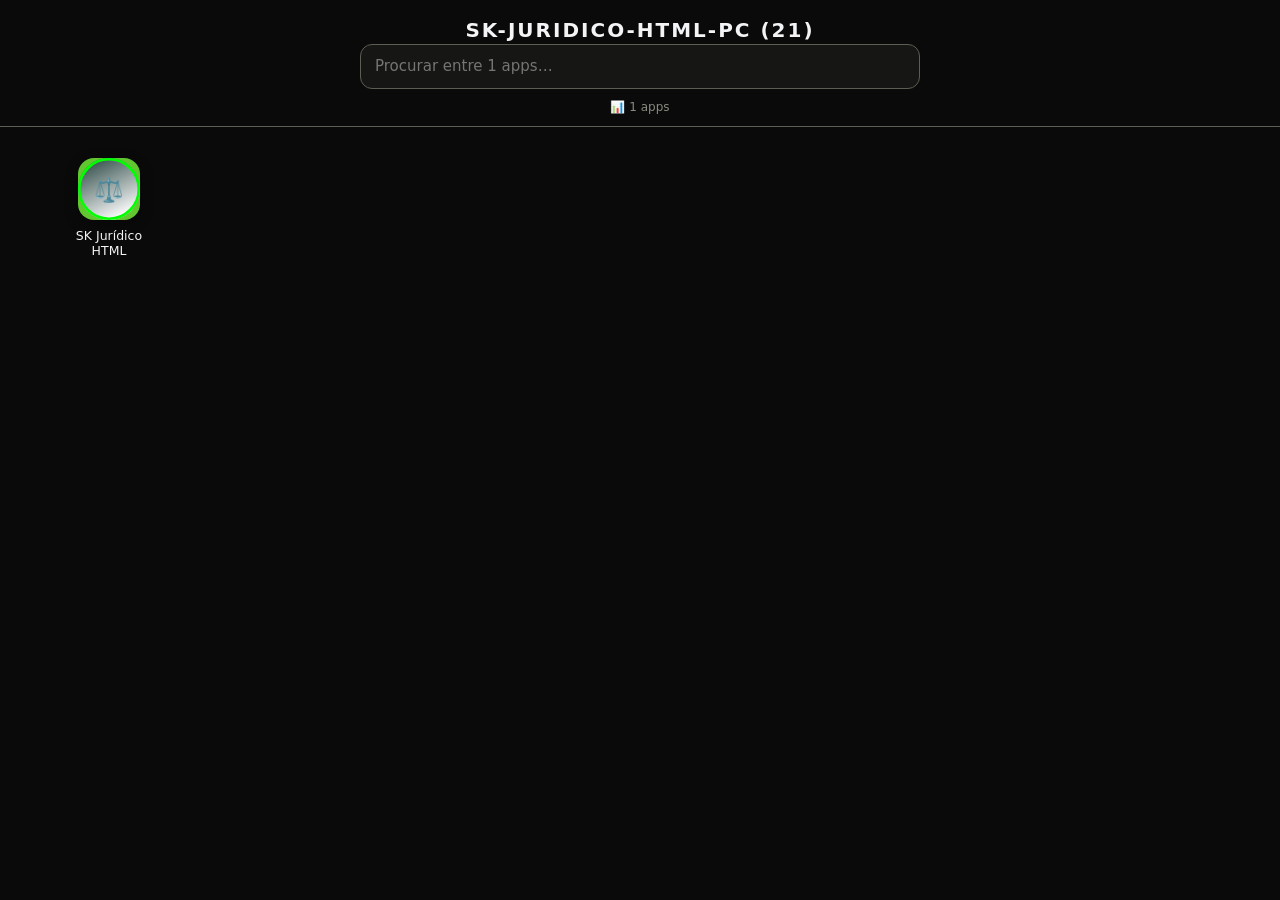
<file: index.html>
<!doctype html>
<!-- SK-HUB -->
<html lang="pt-BR">
<head>
  <meta charset="utf-8">
  <meta name="viewport" content="width=device-width, initial-scale=1, viewport-fit=cover">
  <title>sk-juridico-html-pc (21)</title>
  <style>
    :root{--bg:#0a0a0a;--card:#161614;--line:#5d5e53;--tx:#f3f4f6;--mut:#8a8a80;--acc:#a3a082}
    *{box-sizing:border-box}body{margin:0;background:var(--bg);color:var(--tx);font:15px/1.4 system-ui,-apple-system,"Segoe UI",Roboto,sans-serif;padding:env(safe-area-inset-top) 0 24px}
    header{position:sticky;top:0;background:var(--bg);padding:16px 16px 10px;z-index:2;border-bottom:1px solid var(--line);text-align:center}
    .logo{width:72px;height:72px;border-radius:50%;margin:0 auto 10px;display:grid;place-items:center;background:var(--acc);color:var(--bg);font:bold 34px Georgia,serif;box-shadow:0 0 30px color-mix(in srgb,var(--acc) 35%,transparent);border:2px solid #fff}
    h1{margin:0;font-size:20px;letter-spacing:2px;text-transform:uppercase}.sub{color:var(--acc);font-size:12px;letter-spacing:2px;margin:4px 0 10px}
    input{width:100%;max-width:560px;padding:11px 14px;border-radius:12px;border:1px solid var(--line);background:var(--card);color:var(--tx);font:inherit}
    .grid{display:grid;grid-template-columns:repeat(auto-fill,minmax(96px,1fr));gap:12px;padding:16px;max-width:1200px;margin:0 auto}
    a.app{display:flex;flex-direction:column;align-items:center;gap:8px;text-decoration:none;color:var(--tx);padding:14px 6px;border-radius:14px;border:1px solid transparent;transition:.15s}
    a.app:hover,a.app:focus{background:var(--card);border-color:var(--line);outline:none;transform:translateY(-2px)}
    .ic{width:62px;height:62px;border-radius:16px;display:grid;place-items:center;font-weight:800;font-size:23px;color:#fff;overflow:hidden;box-shadow:0 4px 14px rgba(0,0,0,.3)}
    .ic.em{background:var(--card)!important;border:1px solid var(--line);font-size:32px}
    .ic img{width:100%;height:100%;object-fit:cover}
    .nm{font-size:12.5px;text-align:center;line-height:1.25;word-break:break-word;display:-webkit-box;-webkit-line-clamp:2;-webkit-box-orient:vertical;overflow:hidden}
    .ds{font-size:10.5px;color:var(--mut);text-align:center}
    .vazio{color:var(--mut);padding:30px 16px;text-align:center;grid-column:1/-1}
    .info{text-align:center;color:var(--mut);font-size:12px;margin-top:10px}
    .links{display:flex;gap:10px;justify-content:center;flex-wrap:wrap;padding:0 16px}
    .links a{color:var(--tx);text-decoration:none;font-size:13px;padding:9px 16px;border:1px solid var(--line);border-radius:30px}
    .links a:hover{background:var(--acc);color:var(--bg)}
    #inst{position:fixed;right:16px;bottom:16px;padding:13px 20px;border:0;border-radius:40px;background:var(--acc);color:var(--bg);font-weight:bold;font-size:15px;box-shadow:0 6px 20px rgba(0,0,0,.4);display:none;cursor:pointer}
  </style>
  <!-- PWA:inicio (gerado pelo Mini SK — pode refazer no painel 📱 PWA) -->
  <link rel="manifest" href="manifest.json">
  <meta name="theme-color" content="#5d5e53">
  <meta name="mobile-web-app-capable" content="yes">
  <meta name="apple-mobile-web-app-capable" content="yes">
  <meta name="apple-mobile-web-app-status-bar-style" content="black-translucent">
  <meta name="apple-mobile-web-app-title" content="sk-juridico-">
  <link rel="icon" href="favicon.ico" sizes="any">
  <link rel="icon" href="icons/icon.svg" type="image/svg+xml">
  <link rel="apple-touch-icon" href="icons/apple-touch-icon.png">
  <script>
    if ('serviceWorker' in navigator && location.protocol.indexOf('http') === 0) {
      addEventListener('load', function () { navigator.serviceWorker.register('service-worker.js').catch(function (e) { console.warn('Service worker:', e); }); });
    }
  </script>
  <!-- PWA:fim -->
</head>
<body>
  <header><h1>sk-juridico-html-pc (21)</h1><input id="q" type="search" placeholder="Procurar entre 1 apps…" autocomplete="off"><div class="info" id="info"></div></header>
  <main class="grid" id="g"></main>
  <button id="inst">📥 Instalar app</button>
  <script>
    // Lista gravada pelo Mini SK — está DENTRO deste arquivo, não no navegador.
    // Funciona igual em qualquer celular e depois de instalar.
    var APPS = [
 {
  "n": "SK Jurídico HTML",
  "d": "",
  "u": "app/index.html",
  "i": "app/icons/icon.svg",
  "e": "",
  "c": "hsl(100 62% 48%)",
  "l": "SJ"
 }
];
    var g = document.getElementById('g'), q = document.getElementById('q');
    function rec(){ try { return JSON.parse(localStorage.getItem('hub-recentes') || '[]'); } catch (e) { return []; } }
    function esc(s){ return String(s).replace(/[&<>"]/g, function(c){ return {'&':'&amp;','<':'&lt;','>':'&gt;','"':'&quot;'}[c]; }); }
    function card(a){ var ic = a.e ? '<span class="ic em">' + esc(a.e) + '</span>' : '<span class="ic" style="background:' + a.c + '">' + (a.i ? '<img src="' + esc(a.i) + '" alt="" loading="lazy" onerror="this.parentNode.textContent=\'' + esc(a.l) + '\'">' : esc(a.l)) + '</span>';
      return '<a class="app" href="' + esc(a.u) + '" data-u="' + esc(a.u) + '">' + ic + '<span class="nm">' + esc(a.n) + '</span>' + (a.d ? '<span class="ds">' + esc(a.d) + '</span>' : '') + '</a>'; }
    function show(){ var t = q.value.trim().toLowerCase(); var r = rec(); var list = APPS.filter(function(a){ return !t || (a.n + ' ' + a.d + ' ' + a.u).toLowerCase().indexOf(t) >= 0; });
      if (!t) list.sort(function(a,b){ var x = r.indexOf(a.u), y = r.indexOf(b.u); return (x < 0 ? 999 : x) - (y < 0 ? 999 : y); });
      g.innerHTML = list.map(card).join('') || '<p class="vazio">Nada encontrado.</p>';
      document.getElementById('info').textContent = '📊 ' + APPS.length + ' apps' + (!t && r.length ? ' · os usados por último aparecem primeiro' : ''); }
    g.addEventListener('click', function(e){ var a = e.target.closest('a.app'); if (!a) return; var r = rec().filter(function(u){ return u !== a.dataset.u; }); r.unshift(a.dataset.u); try { localStorage.setItem('hub-recentes', JSON.stringify(r.slice(0, 30))); } catch (e) {} });
    q.addEventListener('input', show); show();
    var ev; addEventListener('beforeinstallprompt', function(e){ e.preventDefault(); ev = e; document.getElementById('inst').style.display = 'block'; });
    document.getElementById('inst').onclick = function(){ if (ev) { ev.prompt(); ev = null; this.style.display = 'none'; } };
  </script>
</body>
</html>
</file>
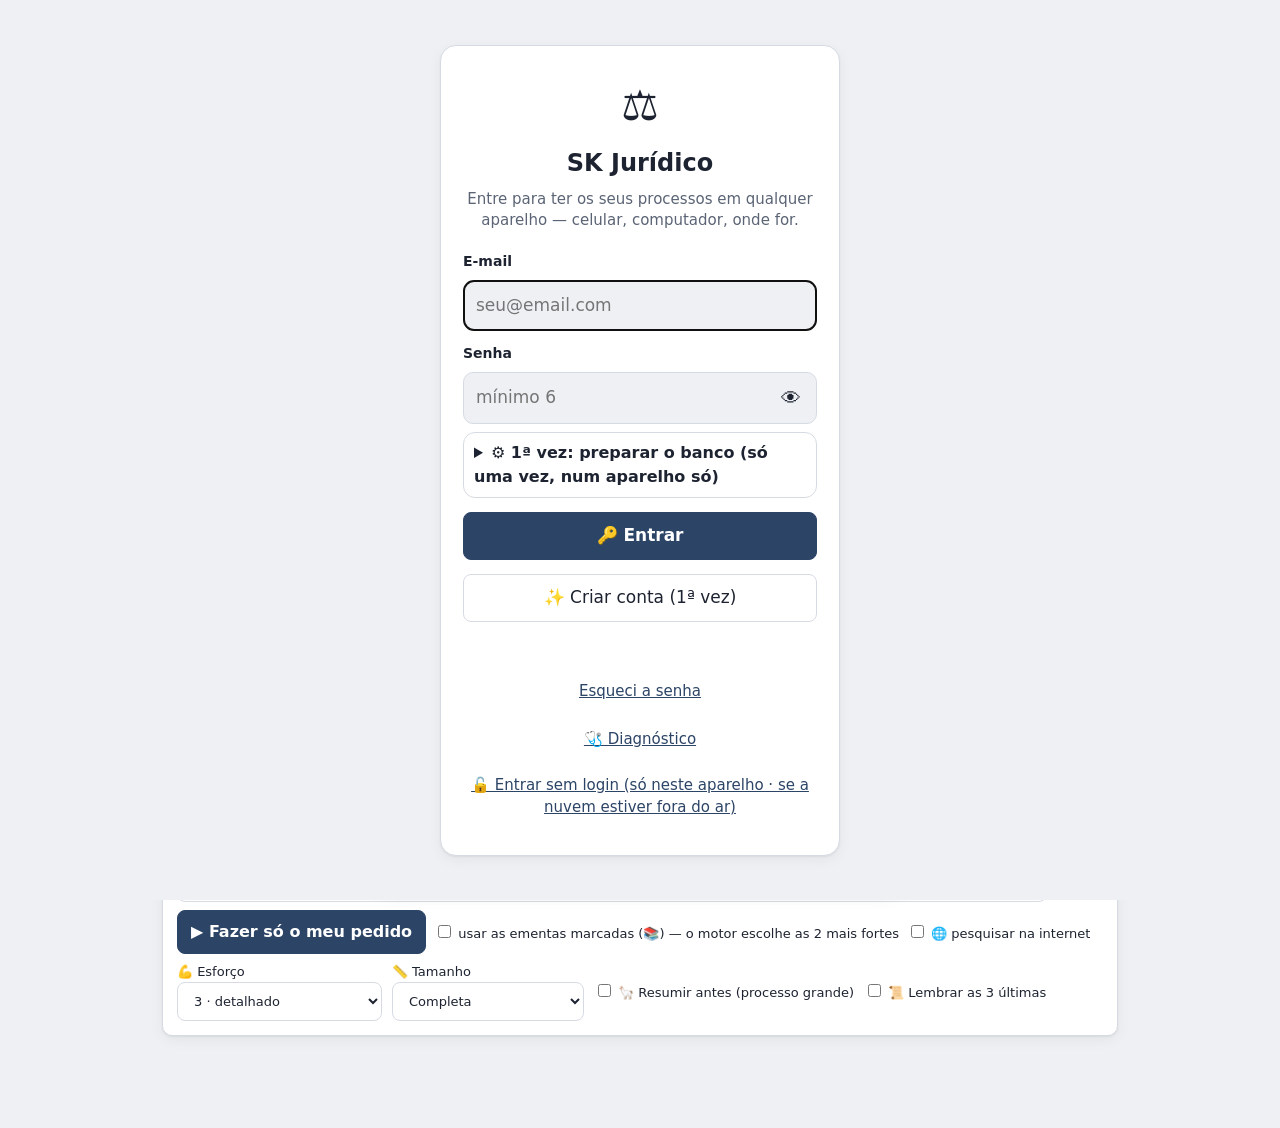
<file: app/index.html>
<!doctype html>
<html lang="pt-BR">
<head>
  <meta charset="utf-8">
  <meta name="viewport" content="width=device-width, initial-scale=1, viewport-fit=cover">
<title>SK Jurídico HTML</title>
<link rel="stylesheet" href="css/app.css">
  <!-- PWA:inicio (gerado pelo Mini SK — pode refazer no painel 📱 PWA) -->
  <link rel="manifest" href="manifest.json">
  <meta name="theme-color" content="#141c0d">
  <meta name="mobile-web-app-capable" content="yes">
  <meta name="apple-mobile-web-app-capable" content="yes">
  <meta name="apple-mobile-web-app-status-bar-style" content="black-translucent">
  <meta name="apple-mobile-web-app-title" content="Chat IA Pro">
  <link rel="icon" href="favicon.ico" sizes="any">
  <link rel="icon" href="icons/icon.svg" type="image/svg+xml">
  <link rel="apple-touch-icon" href="icons/apple-touch-icon.png">
  <script>
    if ('serviceWorker' in navigator && location.protocol.indexOf('http') === 0) {
      addEventListener('load', function () { navigator.serviceWorker.register('service-worker.js').catch(function (e) { console.warn('Service worker:', e); }); });
    }
  </script>
  <!-- PWA:fim -->
</head>
<body>
  <header class="topo">
    <div class="marca">⚖️ <b>SK Jurídico HTML</b> <span class="versao" id="versao"></span></div>
    <button class="chave-status" id="chave-status" data-ir="config" title="Chave da IA">🔑 sem chave</button>
  </header>

  <nav class="abas" id="abas" aria-label="Partes do app">
    <button data-aba="processar" class="ativa">⚡ Processar</button>
    <button data-aba="editor">✏️ Editor</button>
    <button data-aba="conversa">💬 Conversa</button>
    <button data-aba="documentos">📁 Documentos</button>
    <button data-aba="biblioteca">📚 Modelos e ementas</button>
    <button data-aba="regras">📜 Regras e memória</button>
    <button data-aba="codigos">🧪 Códigos</button>
    <button data-meuchat="1" title="O chat livre (separado do jurídico)">💬 Meu Chat</button>
    <button data-aba="ferramentas">🧰 Ferramentas</button>
    <button data-aba="config">⚙️ Config</button>
  </nav>

  <main>
    <section class="painel ativo" id="painel-processar"></section>
    <section class="painel" id="painel-editor"></section>
    <section class="painel" id="painel-conversa"></section>
    <section class="painel" id="painel-documentos"></section>
    <section class="painel" id="painel-biblioteca"></section>
    <section class="painel" id="painel-regras"></section>
    <section class="painel" id="painel-codigos"></section>
    <section class="painel" id="painel-ferramentas"></section>
    <section class="painel" id="painel-config"></section>
  </main>

  <div id="avisos" class="avisos" aria-live="polite"></div>

  <!-- Os módulos, NA ORDEM: 00 primeiro (o "caixa comum"), 99 por último (liga tudo). -->
  <script src="lib/jszip.min.js"></script>
  <script src="js/00-core.js"></script>
  <script src="js/10-ia.js"></script>
  <script src="js/lib/segredos.js"></script>
  <script src="js/nuvem-embutida.js"></script>
  <script src="js/lib/nuvem-neon.js"></script>
  <script src="js/conta-neon-embutida.js"></script>
  <script src="js/lib/conta-neon.js"></script>
  <script src="js/lib/reconhecer.js"></script>
  <script src="js/12-online.js"></script>
  <script src="js/13-nuvem.js"></script>
  <script src="js/14-entrada.js"></script>
  <script src="js/17-banco.js"></script>
  <script src="js/12-voz.js"></script>
  <script src="js/16-internet.js"></script>
  <script src="js/22-drive.js"></script>
  <script src="js/15-importar.js"></script>
  <script src="js/18-texto.js"></script>
  <script src="js/25-regras.js"></script>
  <script src="js/21-motor.js"></script>
<script src="js/20-processar.js"></script>
  <script src="js/30-editor.js"></script>
  <script src="js/35-docx.js"></script>
  <script src="js/40-conversa.js"></script>
  <script src="js/50-documentos.js"></script>
  <script src="js/55-biblioteca.js"></script>
  <script src="js/56-restaurar.js"></script>
  <script src="js/lib/playground-replit.js"></script>
  <script src="js/60-codigos.js"></script>
  <script src="js/70-ferramentas.js"></script>
  <script src="js/80-config.js"></script>
  <script src="js/99-app.js"></script>
<script>window.TEMA_APP = { id: 'juridico', barra: 'header.topo', padrao: 'claro', cores: {
  claro: { '--bg': '#eef0f3', '--papel': '#ffffff', '--fg': '#1d2330', '--mut': '#5b6475', '--linha': '#d6dbe3', '--tinta': '#1d2a3a', '--tinta-2': '#2c4466', '--ouro': '#a07c2c', '--ouro-claro': '#f5ecd6', '--bom': '#2f7a55', '--bom-bg': '#e3f2ea', '--ruim': '#b3362b', '--ruim-bg': '#fbe7e4' },
  escuro: { '--bg': '#12161d', '--papel': '#1b212b', '--fg': '#e6eaf0', '--mut': '#a3adbd', '--linha': '#2e3746', '--tinta': '#dbe4f0', '--tinta-2': '#9fbbe0', '--ouro': '#d8b25a', '--ouro-claro': '#3a3020', '--bom': '#5cc794', '--bom-bg': '#173326', '--ruim': '#ff8a7d', '--ruim-bg': '#3a1d1a' },
  contraste: { '--bg': '#000000', '--papel': '#0d0d0d', '--fg': '#ffffff', '--mut': '#e0e0e0', '--linha': '#8a8a8a', '--tinta': '#ffffff', '--tinta-2': '#8cc4ff', '--ouro': '#ffd33d', '--ouro-claro': '#2a2400', '--bom': '#4dff8f', '--bom-bg': '#06260f', '--ruim': '#ff7070', '--ruim-bg': '#2d0909' },
  papel: { '--bg': '#efe5cf', '--papel': '#fbf5e7', '--fg': '#2a2115', '--mut': '#67563c', '--linha': '#d6c5a2', '--tinta': '#2a2115', '--tinta-2': '#6f430e', '--ouro': '#8a5514', '--ouro-claro': '#f1e2bf', '--bom': '#3d6a28', '--bom-bg': '#e4ecd5', '--ruim': '#9b2c2c', '--ruim-bg': '#f4dcd4' } } };</script>
<script src="js/tema.js"></script>
<script>window.JANELA_BARRA = 'header.topo';</script>
<script src="js/janela-pc.js"></script>
</body>
</html>
</file>
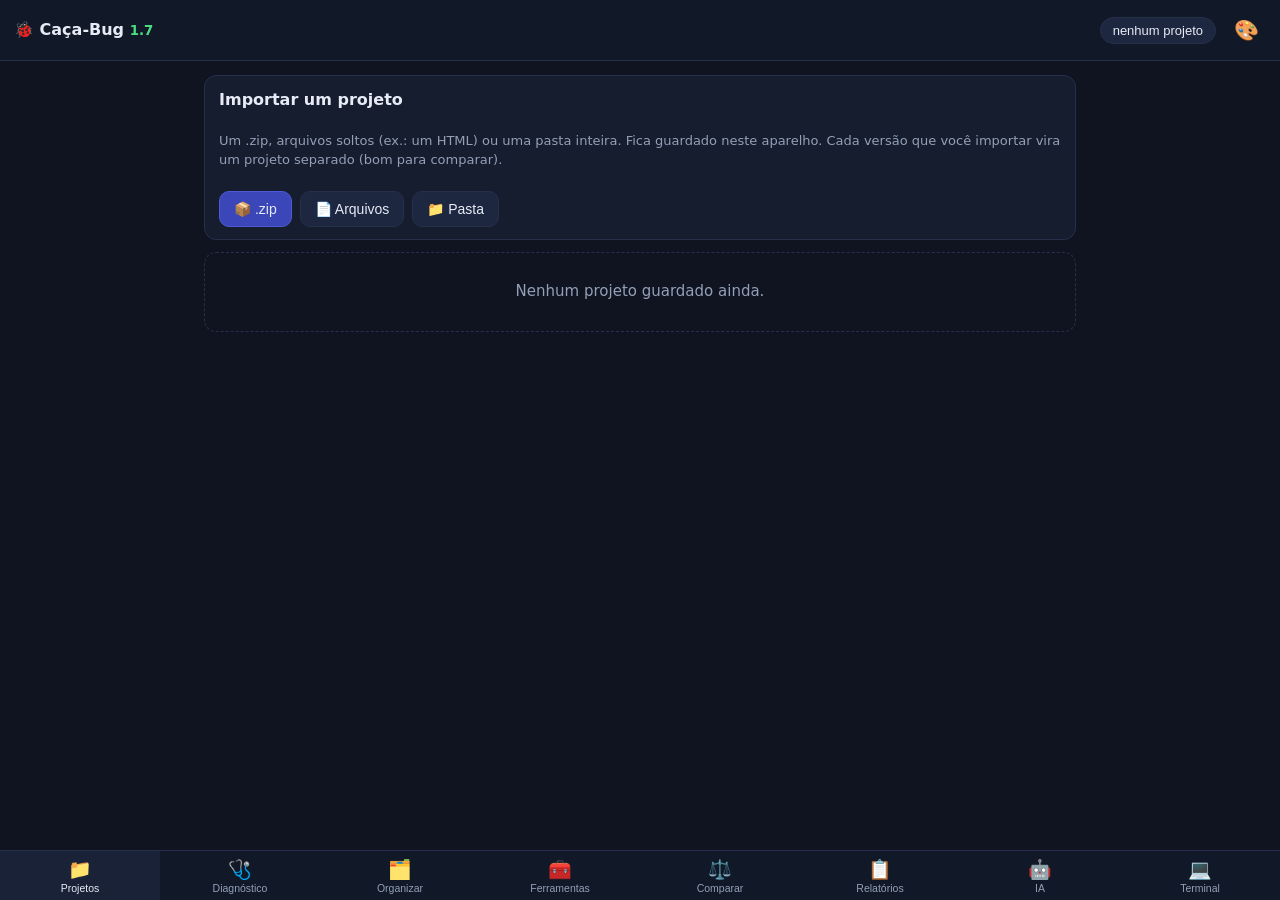
<file: app/ferramentas/cacabug/index.html>
<!doctype html>
<html lang="pt-BR">
<head><style>/* 23/11: sem esticar */html,body,*{overscroll-behavior:none}</style>
<meta charset="utf-8">
<meta name="viewport" content="width=device-width, initial-scale=1, viewport-fit=cover">
<meta name="theme-color" content="#0f1420">
<title>Caça-Bug</title>
<link rel="manifest" href="manifest.json">
<link rel="icon" href="icons/icon-192.png">
<link rel="apple-touch-icon" href="icons/icon-192.png">
<link rel="stylesheet" href="css/app.css">
<script>if ('serviceWorker' in navigator && location.protocol.indexOf('http') === 0) addEventListener('load', function () { navigator.serviceWorker.register('sw.js').catch(function () {}); });</script>
</head>
<body>
  <header id="topo">
    <span class="logo">🐞 Caça-Bug <small style="color:var(--bom);font-weight:600">1.7</small></span>
    <button id="topo-proj" class="chip" title="Projeto em uso (toque para trocar)">nenhum projeto</button>
  </header>

  <main id="corpo">
    <section class="tela" data-tela="projetos" id="tela-projetos"></section>
    <section class="tela" data-tela="diagnostico" id="tela-diagnostico" hidden></section>
    <section class="tela" data-tela="organizar" id="tela-organizar" hidden></section>
    <section class="tela" data-tela="ferramentas" id="tela-ferramentas" hidden></section>
    <section class="tela" data-tela="comparar" id="tela-comparar" hidden></section>
    <section class="tela" data-tela="relatorios" id="tela-relatorios" hidden></section>
    <section class="tela" data-tela="ia" id="tela-ia" hidden></section>
    <section class="tela tela-larga" data-tela="terminal" id="tela-terminal" hidden></section>
    <section class="tela tela-ferr" data-tela="ferramenta" hidden>
      <div class="ferr-barra">
        <button class="btn small" id="ferr-voltar">← Voltar</button>
        <b id="ferr-titulo" class="grow"></b>
        <button class="btn small" id="ferr-mandar" title="Entregar o projeto em uso de novo">📥 Projeto</button>
        <button class="btn small primary" id="ferr-guardar">📌 Guardar relatório</button>
      </div>
      <div id="ferr-host"></div>
    </section>
  </main>

  <nav id="abas">
    <button data-aba="projetos">📁<span>Projetos</span></button>
    <button data-aba="diagnostico">🩺<span>Diagnóstico</span></button>
    <button data-aba="organizar">🗂️<span>Organizar</span></button>
    <button data-aba="ferramentas">🧰<span>Ferramentas</span></button>
    <button data-aba="comparar">⚖️<span>Comparar</span></button>
    <button data-aba="relatorios">📋<span>Relatórios</span></button>
    <button data-aba="ia">🤖<span>IA</span></button>
    <button data-aba="terminal">💻<span>Terminal</span></button>
  </nav>

  <script src="js/00-core.js"></script>
  <script src="js/20-zip.js"></script>
  <script src="js/30-projeto.js"></script>
  <script src="ferramentas/cirurgiao.js"></script>
  <script src="ferramentas/projeto-lab.js"></script>
  <script src="ferramentas/analisador-universal.js"></script>
  <script src="ferramentas/triagem.js"></script>
  <script src="ferramentas/gerador-eas.js"></script>
  <script src="ferramentas/ai-code-studio.js"></script>
  <script src="ferramentas/raiox.js"></script>
  <script src="ferramentas/desembrulhar.js"></script>
  <script src="lib/diff.min.js"></script>
  <script src="js/40-ferramentas.js"></script>
  <script src="js/50-relatorios.js"></script>
  <script src="js/60-comparar.js"></script>
  <script src="js/lib/plano-core.js"></script>
  <script src="js/lib/expo-core.js"></script>
  <script src="js/lib/organizar-core.js"></script>
  <script src="js/45-organizar.js"></script>
  <script src="js/46-limpo.js"></script>
<script src="js/70-ia.js"></script>
<script src="js/80-terminal.js"></script>
<script src="js/99-app.js"></script>
<script>window.TEMA_APP = { id: 'cacabug', barra: '#topo', padrao: 'escuro', cores: {
  escuro: null,
  claro: { '--bg': '#f4f6fb', '--card': '#ffffff', '--linha': '#d0d8e6', '--txt': '#172033', '--muted': '#55627a', '--acc': '#4f46e5', '--bom': '#15803d', '--meio': '#a15c00', '--ruim': '#c0262d' },
  contraste: { '--bg': '#000000', '--card': '#0f0f0f', '--linha': '#8a8a8a', '--txt': '#ffffff', '--muted': '#e0e0e0', '--acc': '#9aa6ff', '--bom': '#4dff8f', '--meio': '#ffd33d', '--ruim': '#ff7070' },
  papel: { '--bg': '#f2e9d6', '--card': '#fbf5e7', '--linha': '#d6c5a2', '--txt': '#2a2115', '--muted': '#67563c', '--acc': '#8a5514', '--bom': '#3d6a28', '--meio': '#9a5600', '--ruim': '#9b2c2c' }  },
  extra: { claro: '#topo,.ferr-barra,#abas,.dif-barra{background:var(--card)!important}#abas button.ativa{background:var(--bg)!important}.chip,.btn,.lab-chip,.toast{background:var(--bg)!important;color:var(--txt)!important}.btn.primary{background:var(--acc)!important;color:#fff!important;border-color:var(--acc)!important}.btn.danger{background:#fde8ea!important;color:#9b1c2c!important;border-color:#e3a2aa!important}code,pre.rel-texto,.inp,.lab-busca{background:var(--bg)!important;color:var(--txt)!important}.tag{background:#e3e8fb!important;color:#3730a3!important}.tag.laranja{background:#fde7cf!important;color:#7c3a06!important}.aviso{background:#fdf3d8!important;border-color:#e6c97a!important;color:#5a4300!important}.linha.ruim{color:#b91c1c!important}.linha.meio{color:#92400e!important}.linha.bom{color:#166534!important}.dl.add{background:#dcfce7!important;color:#14532d!important}.dl.del{background:#fde8ea!important;color:#7f1d1d!important}.dl.pulo{background:var(--bg)!important}.link-dif{color:#4338ca!important}table.tab tr.dif td{background:#fdf3d8!important}.toast.ok{background:#dcfce7!important}.toast.error{background:#fde8ea!important}', papel: '#topo,.ferr-barra,#abas,.dif-barra{background:var(--card)!important}#abas button.ativa{background:var(--bg)!important}.chip,.btn,.lab-chip,.toast{background:var(--bg)!important;color:var(--txt)!important}.btn.primary{background:var(--acc)!important;color:#fff!important;border-color:var(--acc)!important}.btn.danger{background:#fde8ea!important;color:#9b1c2c!important;border-color:#e3a2aa!important}code,pre.rel-texto,.inp,.lab-busca{background:var(--bg)!important;color:var(--txt)!important}.tag{background:#e3e8fb!important;color:#3730a3!important}.tag.laranja{background:#fde7cf!important;color:#7c3a06!important}.aviso{background:#fdf3d8!important;border-color:#e6c97a!important;color:#5a4300!important}.linha.ruim{color:#b91c1c!important}.linha.meio{color:#92400e!important}.linha.bom{color:#166534!important}.dl.add{background:#dcfce7!important;color:#14532d!important}.dl.del{background:#fde8ea!important;color:#7f1d1d!important}.dl.pulo{background:var(--bg)!important}.link-dif{color:#4338ca!important}table.tab tr.dif td{background:#fdf3d8!important}.toast.ok{background:#dcfce7!important}.toast.error{background:#fde8ea!important}' } };</script>
<script src="js/tema.js"></script>
<script>window.JANELA_BARRA = '#topo';</script>
<script src="js/janela-pc.js"></script>
</body>
</html>
</file>
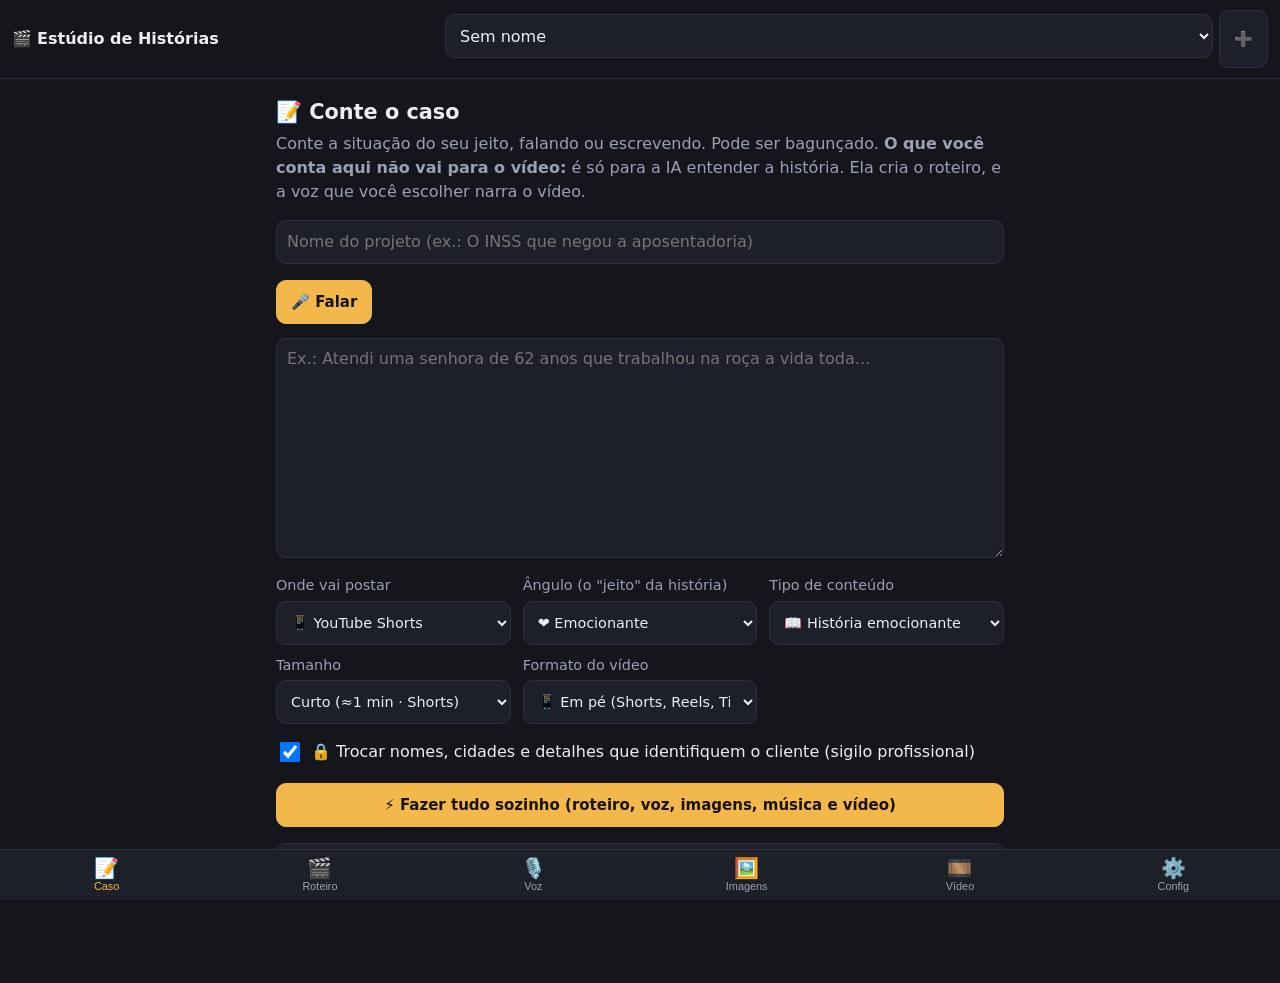
<file: app/ferramentas/estudio-historias/index.html>
<!doctype html>
<html lang="pt-BR">
<head>
<meta charset="utf-8">
<meta name="viewport" content="width=device-width,initial-scale=1,viewport-fit=cover">
<meta name="theme-color" content="#14161c">
<title>Estúdio de Histórias</title>
<link rel="manifest" href="manifest.json">
<link rel="icon" href="icones/icone.svg">
<link rel="stylesheet" href="css/estilo.css">
</head>
<body>
<header class="topo">
  <div class="marca">🎬 <b>Estúdio de Histórias</b></div>
  <div class="proj">
    <select id="projeto" aria-label="Projeto"></select>
    <button class="bt" id="bt-novo" title="Novo projeto">➕</button>
  </div>
</header>

<main>
  <!-- 1) CASO -->
  <section class="aba" id="aba-caso">
    <h2>📝 Conte o caso</h2>
    <p class="dica">Conte a situação do seu jeito, falando ou escrevendo. Pode ser bagunçado. <b>O que você conta aqui não vai para o vídeo:</b> é só para a IA entender a história. Ela cria o roteiro, e a voz que você escolher narra o vídeo.</p>
    <input class="campo" id="titulo" placeholder="Nome do projeto (ex.: O INSS que negou a aposentadoria)">
    <div class="linha">
      <button class="bt forte" id="bt-falar">🎤 Falar</button>
      <span class="pequeno" id="falar-status"></span>
    </div>
    <textarea class="campo grande" id="relato" placeholder="Ex.: Atendi uma senhora de 62 anos que trabalhou na roça a vida toda..."></textarea>
    <div class="grade">
      <label>Onde vai postar
        <select class="campo" id="plataforma">
          <option value="youtube">▶️ YouTube (vídeo normal)</option>
          <option value="shorts">📱 YouTube Shorts</option>
          <option value="reels">📸 Instagram Reels</option>
          <option value="tiktok">🎵 TikTok</option>
        </select>
      </label>
      <label>Ângulo (o "jeito" da história)
        <select class="campo" id="angulo">
          <option value="emocionante">❤️ Emocionante</option>
          <option value="misterio">🕵️ Mistério / suspense</option>
          <option value="indignacao">😤 Injustiça / indignação</option>
          <option value="educativo">🧑‍🏫 Educativo (ensina um direito)</option>
          <option value="motivacional">💪 Motivacional</option>
          <option value="humor">😄 Leve, com humor</option>
        </select>
      </label>
      <label>Tipo de conteúdo
        <select class="campo" id="estilo">
          <option value="historia">📖 História emocionante</option>
          <option value="explicacao">🧑‍🏫 Explicação simples do direito</option>
          <option value="curiosidade">💡 Curiosidade jurídica</option>
          <option value="vida">🌱 História da minha vida</option>
        </select>
      </label>
      <label>Tamanho
        <select class="campo" id="duracao">
          <option value="curto">Curto (≈1 min · Shorts)</option>
          <option value="medio" selected>Médio (≈3 min)</option>
          <option value="longo">Longo (≈6 min)</option>
        </select>
      </label>
      <label>Formato do vídeo
        <select class="campo" id="formato">
          <option value="vertical">📱 Em pé (Shorts, Reels, TikTok)</option>
          <option value="horizontal">🖥️ Deitado (YouTube normal)</option>
        </select>
      </label>
    </div>
    <label class="marcar"><input type="checkbox" id="sigilo" checked> 🔒 Trocar nomes, cidades e detalhes que identifiquem o cliente (sigilo profissional)</label>
    <button class="bt forte largo" id="bt-tudo">⚡ Fazer tudo sozinho (roteiro, voz, imagens, música e vídeo)</button>
    <button class="bt largo" id="bt-roteiro">🪄 Só o roteiro (eu faço o resto)</button>
    <div class="pequeno" id="roteiro-status"></div>
  </section>

  <!-- 2) ROTEIRO -->
  <section class="aba" id="aba-roteiro" hidden>
    <h2>🎬 Roteiro</h2>
    <p class="dica"><b>*palavra*</b> = falar com ênfase · <b>…</b> = pausa. Cada cena tem a sua imagem, o clima da música e o tom da voz. Pode mudar qualquer coisa.</p>
    <div id="cenas"></div>
    <div class="linha">
      <button class="bt" id="bt-cena-nova">➕ Cena</button>
      <button class="bt" id="bt-copiar-roteiro">📋 Copiar roteiro</button>
      <button class="bt" id="bt-baixar-roteiro">⬇ Roteiro em .txt</button>
    </div>
  </section>

  <!-- 3) VOZ -->
  <section class="aba" id="aba-voz" hidden>
    <h2>🎙️ Voz</h2>
    <p class="dica">Grave cada cena com a <b>sua voz</b>, lendo do teleprompter. Ou traga o áudio pronto (da sua voz clonada, por exemplo) em 📂.</p>
    <div id="voz-lista"></div>
  </section>

  <!-- 4) IMAGENS -->
  <section class="aba" id="aba-img" hidden>
    <h2>🖼️ Imagens</h2>
    <p class="dica">Crie as imagens com IA (adaptadas ao caso de cada cena), ou ache em 🔎 bancos de imagens grátis e escolha em 📂. Sem imagem, a cena usa um fundo escuro.</p>
    <div id="img-lista"></div>
  </section>

  <!-- 5) VÍDEO -->
  <section class="aba" id="aba-video" hidden>
    <h2>🎞️ Montar o vídeo</h2>
    <div id="video-resumo" class="caixa"></div>
    <div class="grade">
      <label class="marcar"><input type="checkbox" id="legenda" checked> Legenda na tela</label>
      <label class="marcar"><input type="checkbox" id="zoom" checked> Movimento suave nas imagens</label>
    </div>
    <label class="pequeno">🎵 Música de fundo</label>
    <select class="campo" id="musica-clima"></select>
    <div class="linha">
      <button class="bt" id="musica-ouvir">▶ Ouvir 10 segundos</button>
      <button class="bt" id="bt-musica" hidden>📂 Escolher a música</button>
      <span class="pequeno" id="musica-nome"></span>
      <input type="file" id="musica-arq" accept="audio/*" hidden>
    </div>
    <button class="bt forte largo" id="bt-montar">🎬 Montar o vídeo</button>
    <p class="pequeno">O vídeo é montado em tempo real: um vídeo de 3 minutos leva 3 minutos. Deixe a tela ligada e o app aberto.</p>
    <canvas id="tela"></canvas>
    <div id="video-pronto"></div>
  </section>

  <!-- 6) CONFIG -->
  <section class="aba" id="aba-config" hidden>
    <h2>⚙️ Configuração</h2>
    <div class="caixa">
      <h3>🤖 IA que faz o roteiro</h3>
      <select class="campo" id="ia-prov">
        <option value="gemini">Gemini (Google) — tem cota grátis</option>
        <option value="groq">Groq — tem cota grátis</option>
        <option value="openrouter">OpenRouter</option>
        <option value="monica">Monica</option>
        <option value="ollama">Ollama (no PC ou no Termux, sem internet)</option>
        <option value="compat">Outra (compatível com OpenAI)</option>
      </select>
      <input class="campo" id="ia-url" placeholder="Endereço (só para 'Outra'), ex.: https://api.deepseek.com/v1" hidden>
      <input class="campo" id="ia-chave" type="password" placeholder="Cole a chave aqui" autocomplete="off">
      <input class="campo" id="ia-modelo" placeholder="Modelo (deixe vazio para o padrão)">
      <div class="linha"><button class="bt forte" id="ia-salvar">💾 Salvar</button><button class="bt" id="ia-testar">🧪 Testar</button><span class="pequeno" id="ia-msg"></span></div>
      <label class="marcar"><input type="checkbox" id="ia-proxy"> 🔀 Proxy grátis se o navegador bloquear (Monica…). ⚠️ A chave passa pelo corsproxy.io: use para testar e depois troque a chave. No programa do PC não precisa.</label>
      <p class="pequeno">A chave fica só neste aparelho.</p>
    </div>
    <div class="caixa">
      <h3>🎨 Cores do app</h3>
      <select class="campo" id="tema">
        <option value="">🌙 Escuro (normal)</option>
        <option value="claro">☀️ Claro</option>
        <option value="cinza">🌫️ Cinza suave</option>
      </select>
    </div>
    <div class="caixa">
      <h3>🗣️ Sua voz clonada</h3>
      <p>Para usar a sua voz clonada:</p>
      <ol>
        <li>Na aba 🎬 Roteiro, toque em <b>⬇ Roteiro em .txt</b>: vem uma cena por parágrafo, numerada.</li>
        <li>Gere o áudio de cada cena no programa da clonagem.</li>
        <li>Na aba 🎙️ Voz, toque em <b>📂</b> na cena e escolha o áudio.</li>
      </ol>
      <p class="pequeno">Gravar com a sua própria voz no 🎙️ também funciona, sem clonar nada.</p>
    </div>
    <div class="caixa">
      <h3>🗂️ Projeto</h3>
      <div class="linha"><button class="bt" id="bt-apagar-proj">🗑 Apagar este projeto</button></div>
      <p class="pequeno" id="espaco"></p>
    </div>
  </section>
</main>

<nav class="abas">
  <button data-aba="caso" class="on">📝<span>Caso</span></button>
  <button data-aba="roteiro">🎬<span>Roteiro</span></button>
  <button data-aba="voz">🎙️<span>Voz</span></button>
  <button data-aba="img">🖼️<span>Imagens</span></button>
  <button data-aba="video">🎞️<span>Vídeo</span></button>
  <button data-aba="config">⚙️<span>Config</span></button>
</nav>
<div id="aviso"></div>

<script src="js/00-base.js"></script>
<script src="js/10-ia.js"></script>
<script src="js/20-caso.js"></script>
<script src="js/30-roteiro.js"></script>
<script src="js/42-som.js"></script>
<script src="js/44-voz-ia.js"></script>
<script src="js/40-voz.js"></script>
<script src="js/46-musica.js"></script>
<script src="js/52-imagens-ia.js"></script>
<script src="js/50-imagens.js"></script>
<script src="js/60-video.js"></script>
<script src="js/70-config.js"></script>
<script src="js/90-inicio.js"></script>
</body>
</html>
</file>
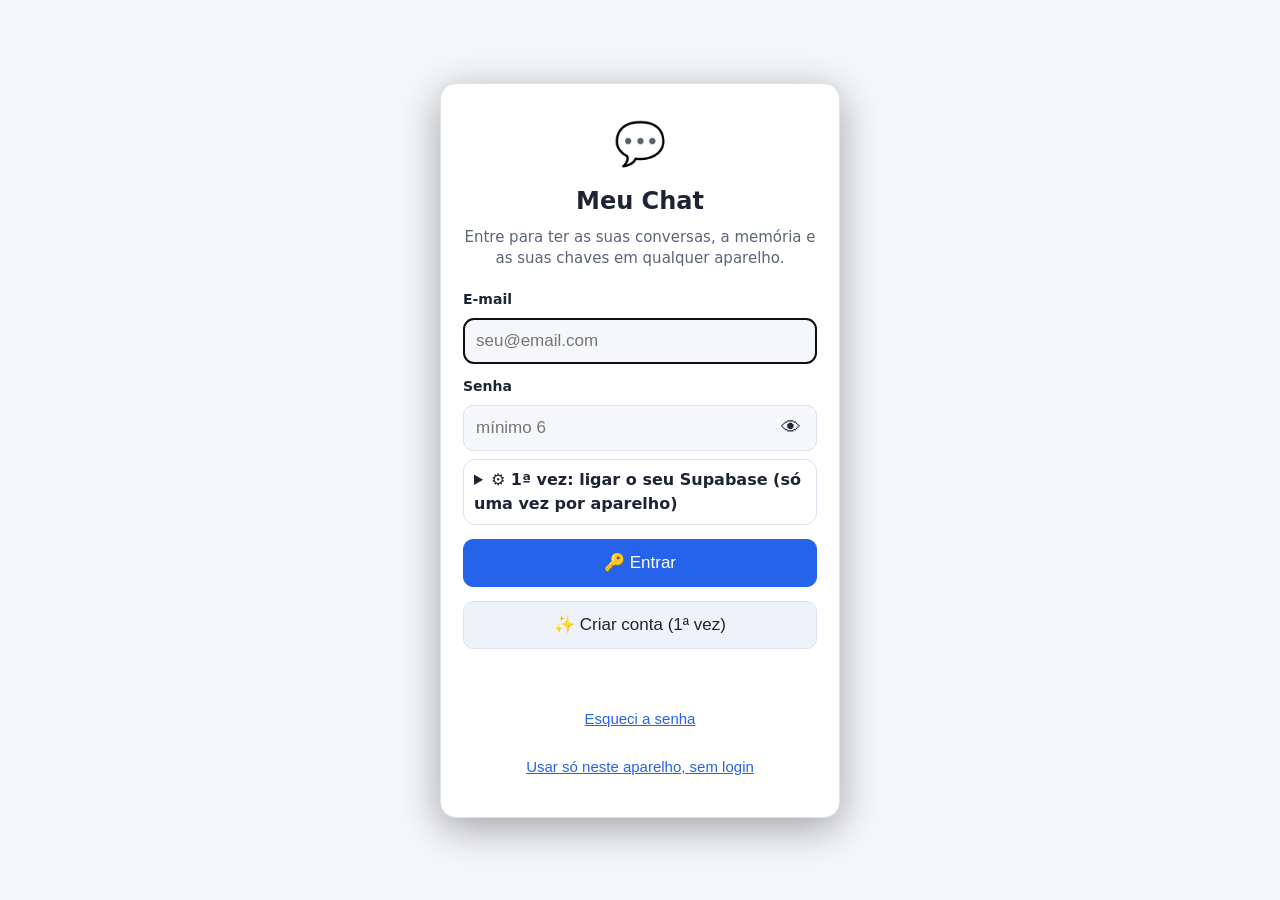
<file: app/ferramentas/meu-chat/index.html>
<!doctype html>
<html lang="pt-BR">
<head>
<meta charset="utf-8">
<meta name="viewport" content="width=device-width, initial-scale=1, viewport-fit=cover">
<meta name="theme-color" content="#0f172a">
<title>Meu Chat</title>
<link rel="manifest" href="manifest.json">
<link rel="icon" href="icons/icon-192.png">
<link rel="stylesheet" href="css/app.css">
</head>
<body>
<div id="app">
  <header id="topo">
    <button class="ic" id="bt-conversas" title="Conversas" aria-label="Conversas">☰</button>
    <div id="titulo"><b id="tit-conversa">Meu Chat</b><span id="tit-ia" class="mudo"></span></div>
    <span class="chip" id="versao">v20/11-C</span>
    <button class="ic" id="bt-contextos" title="Contextos" aria-label="Contextos">📌</button>
    <button class="ic" id="bt-links" title="Links e navegador interno (não gasta IA)" aria-label="Links">🔗</button>
    <button class="ic" id="bt-codigos" title="Meus códigos guardados (playground)" aria-label="Meus códigos">🧪</button>
    <button class="ic" id="bt-gasto" title="Quanto gastou (tokens e reais)" aria-label="Gasto">💰</button>
    <button class="ic" id="bt-guia" title="Guia: o que é cada app e como usar" aria-label="Guia">🧭</button>
    <button class="ic" id="bt-memoria" title="Memória" aria-label="Memória">🧠</button>
    <button class="ic" id="bt-config" title="Configurar" aria-label="Configurar">⚙️</button>
  </header>

  <main id="conversa" aria-live="polite"></main>

  <div id="anexos" hidden></div>
  <footer id="barra">
    <div class="linha-op">
      <label class="op" title="Ligado: o guia dos seus apps vai junto (gasta mais). Desligado: só vai quando você pergunta dos seus apps."><input type="checkbox" id="op-guia"> 🧭 Guia</label>
      <label class="op" title="Pesquisar na internet antes de responder"><input type="checkbox" id="op-busca"> 🌐 Internet</label>
      <label class="op" title="Falar as respostas em voz natural"><input type="checkbox" id="op-falar"> 🔊 Falar</label>
      <label class="op" title="Conversa por voz: fala e escuta sem tocar"><input type="checkbox" id="op-maos"> 🙌 Mãos livres</label>
      <label class="op" title="Quando a resposta terminar: apita, vibra e mostra notificação (bom para o Ollama, que demora)"><input type="checkbox" id="op-pronta"> 🔔 Avisar</label>
      <label class="op" title="Enquanto ela escreve, a tela não apaga (o Android não pausa o app no meio)"><input type="checkbox" id="op-tela"> 🔆 Tela acesa</label>
      <button class="op bt-op" id="bt-docs" type="button" title="Documentação de um projeto, só nesta pergunta">📄 Docs</button>
      <label class="op" title="Manda a mesma pergunta para várias IAs (toque e segure para escolher quais)"><input type="checkbox" id="op-comparar"> ⚖️ Comparar</label>
    </div>
    <div class="linha-in">
      <button class="ic" id="bt-foto" title="Mandar foto ou print" aria-label="Foto">📷</button>
      <input type="file" id="in-foto" accept="image/*" multiple hidden>
      <button class="ic" id="bt-arq" title="Mandar arquivo (texto, código) ou projeto .zip (abre aqui e você escolhe o que vai)" aria-label="Arquivo">📎</button>
      <button class="ic" id="bt-qr" title="Ler QR Code (câmera ou print)" aria-label="Ler QR Code">🔳</button>
      <input type="file" id="in-arq" multiple hidden>
      <textarea id="entrada" rows="1" placeholder="Escreva, ou toque no 🎤…"></textarea>
      <button class="ic grande" id="bt-mic" title="Falar" aria-label="Microfone">🎤</button>
      <button class="ic grande primario" id="bt-enviar" title="Enviar" aria-label="Enviar">➤</button>
    </div>
  </footer>
</div>

<aside id="gaveta" class="painel" hidden>
  <div class="cab"><b>💬 Conversas</b><button class="ic" data-fechar>✕</button></div>
  <div class="linha"><button class="bt primario" id="bt-nova">＋ Nova conversa</button></div>
  <input class="campo" id="busca-conv" placeholder="Procurar nas conversas…">
  <div id="lista-conv"></div>
  <hr>
  <div class="linha"><button class="bt" id="bt-backup">⤓ Backup de tudo</button><button class="bt" id="bt-drive">📤 Drive</button><button class="bt" id="bt-restaurar">⤒ Restaurar</button></div>
  <input type="file" id="in-restaurar" accept=".json,.zip,application/json" hidden>
  <p class="mudo pequeno">Restaurar não apaga nada: o que for diferente entra ao lado.</p>
</aside>

<aside id="painel-memoria" class="painel" hidden>
  <div class="cab"><b>🧠 Memória</b><button class="ic" data-fechar>✕</button></div>
  <p class="mudo pequeno">Tudo aqui vai junto em TODA conversa. A IA também guarda sozinha o que for importante (aparece "🧠 guardei"). Uma coisa por linha. Pode editar e apagar.</p>
  <textarea class="campo" id="memoria-texto" rows="14" placeholder="Ex.: Meu nome é Maikon. Sou advogado em MG. Prefiro respostas curtas e em português simples."></textarea>
  <div class="linha"><button class="bt primario" id="bt-mem-salvar">💾 Salvar memória</button><span id="mem-status" class="mudo pequeno"></span></div>
</aside>

<aside id="painel-guia" class="painel" hidden>
  <div class="cab"><b>🧭 Guia dos seus apps</b><button class="ic" data-fechar>✕</button></div>
  <p class="mudo pequeno">O que é cada app, a versão atual e como usar. Toque no nome para abrir. 🔊 lê para você; 🤖 o chat explica.</p>
  <input class="campo" id="guia-busca" placeholder="Procurar (ex.: juntar, terminal, jurídico, links)…" autocomplete="off">
  <div id="guia-corpo"></div>
</aside>

<aside id="painel-links" class="painel" hidden>
  <div class="cab"><b>🔗 Links</b><button class="ic" data-fechar>✕</button></div>
  <p class="mudo pequeno">Guarde e abra links aqui dentro. <b>Não gasta nada da IA</b>: 📥 só coloca o texto da página na caixa, e você decide se manda.</p>
  <input class="campo" id="link-novo" placeholder="Cole um endereço (https://…)" inputmode="url" autocomplete="off">
  <div class="linha"><button class="bt primario" id="link-abrir">🌐 Abrir aqui</button><button class="bt" id="link-add">➕ Guardar</button></div>
  <div id="links-corpo"></div>
</aside>
<aside id="painel-codigos" class="painel" hidden>
  <div class="cab"><b>🧪 Meus códigos</b><button class="ic" data-fechar>✕</button></div>
  <p class="mudo pequeno">Os códigos que você guardou (💾 nos blocos de código). ▶ abre no playground para ver e mexer; 💬 coloca na conversa para a IA continuar. Com o login, aparecem em qualquer aparelho.</p>
  <input class="campo" id="cod-busca" placeholder="Procurar nos códigos…" autocomplete="off">
  <div id="codigos-corpo"></div>
</aside>
<aside id="painel-gasto" class="painel" hidden>
  <div class="cab"><b>💰 Gasto</b><button class="ic" data-fechar>✕</button></div>
  <div id="gasto-corpo"></div>
</aside>
<aside id="painel-contextos" class="painel" hidden>
  <div class="cab"><b>📌 Contextos</b><button class="ic" data-fechar>✕</button></div>
  <div id="contextos-corpo"></div>
</aside>

<aside id="painel-config" class="painel" hidden>
  <div class="cab"><b>⚙️ Configurar</b><button class="ic" data-fechar>✕</button></div>
  <div id="config-corpo"></div>
</aside>

<div id="previa" hidden>
  <div class="cab"><b id="previa-tit">👁 Prévia</b><span class="mudo pequeno" id="previa-tipo"></span><span style="flex:1"></span><button class="bt" id="previa-editar" title="Abrir o código para mexer (playground)">✏️ Editar</button><button class="bt" id="previa-recarregar">⟳</button><button class="bt" id="previa-baixar">⤓</button><button class="ic" id="previa-fechar">✕</button></div>
  <div id="previa-editor" hidden><textarea id="previa-cod" spellcheck="false" autocapitalize="off" autocomplete="off"></textarea><div class="linha"><button class="bt primario" id="previa-rodar">▶ Rodar de novo</button><button class="bt" id="previa-copiar">📋 Copiar</button><button class="bt" id="previa-guardar" title="Guardar em 🧪 Meus códigos">💾 Guardar</button><span class="mudo pequeno">Mexa no código e toque em ▶. Para a IA continuar daqui: 📋 Copiar e cole no chat.</span></div></div>
  <iframe id="previa-quadro" sandbox="allow-scripts allow-forms allow-modals allow-popups" title="Prévia do código"></iframe>
  <div id="previa-erros" class="pequeno"></div>
</div>

<div id="aviso" hidden></div>

<script src="js/00-base.js"></script>
<script src="js/10-banco.js"></script>
<script src="js/11-online.js"></script>
<script src="js/nuvem-embutida.js"></script>
<script src="js/lib/nuvem-neon.js"></script>
<script src="js/12-nuvem.js"></script>
<script src="js/14-entrada.js"></script>
<script src="js/20-provedores.js"></script>
<script src="js/30-memoria.js"></script>
<script src="js/33-contextos.js"></script>
<script src="js/34-guia.js"></script>
<script src="js/35-jeito.js"></script>
<script src="js/36-gasto.js"></script>
<script src="js/37-arquivos.js"></script>
<script src="js/lib/playground-replit.js"></script>
<script src="js/38-codigos.js"></script>
<script src="js/39-qr.js"></script>
<script src="js/41-pronto.js"></script>
<script src="js/42-testar.js"></script>
<script src="js/43-links.js"></script>
<script src="js/44-docs.js"></script>
<script src="js/lib/ferramentas-lista.js"></script>
<script src="js/45-mesa.js"></script>
<script src="js/40-voz.js"></script>
<script src="js/50-internet.js"></script>
<script src="js/60-previa.js"></script>
<script src="js/70-texto.js"></script>
<script src="js/80-chat.js"></script>
<script src="js/lib/cofre-arquivo.js"></script>
<script src="js/lib/guia-versoes.js"></script>
<script src="js/lib/guia-maikon.js"></script>
<script src="js/lib/jszip.min.js"></script>
<script src="js/85-config.js"></script>
<script src="js/87-cofre.js"></script>
<script src="js/lib/reconhecer.js"></script>
<script src="js/90-backup.js"></script>
<script src="js/91-restaurar.js"></script>
<script src="js/95-ponte-lab.js"></script>
<script src="js/99-app.js"></script>
<script>window.JANELA_BARRA = '#topo';</script>
<script src="js/janela-pc.js"></script>
</body>
</html>
</file>
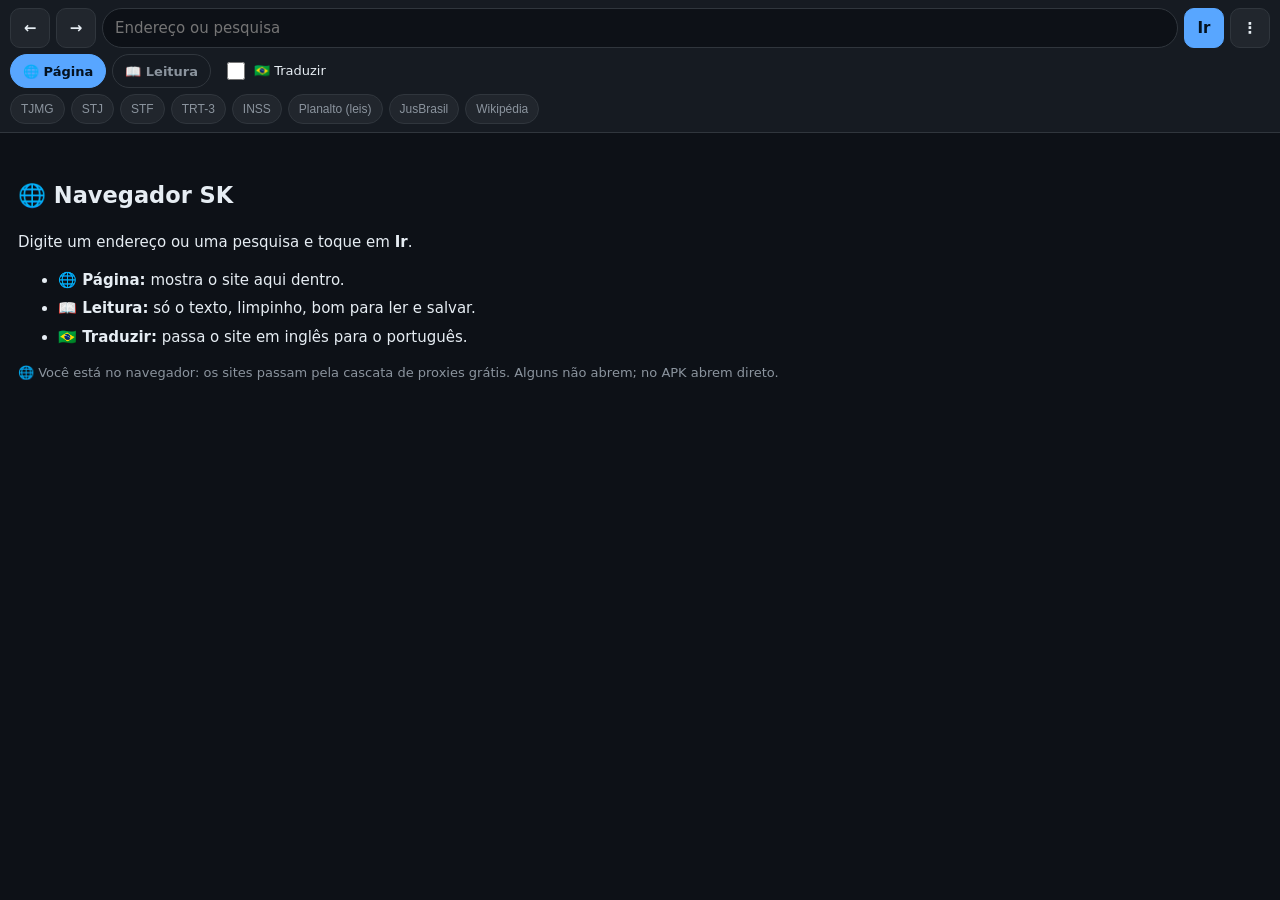
<file: app/ferramentas/navegador-sk/index.html>
<!doctype html>
<html lang="pt-BR">
<head>
<meta charset="utf-8">
<meta name="viewport" content="width=device-width,initial-scale=1,viewport-fit=cover">
<meta name="theme-color" content="#0d1117">
<title>Navegador SK</title>
<link rel="manifest" href="manifest.json">
<link rel="icon" href="icones/icone.svg">
<link rel="stylesheet" href="css/estilo.css">
</head>
<body>
<header class="barra">
  <div class="linha1">
    <button class="bt" id="voltar" title="Voltar">←</button>
    <button class="bt" id="avancar" title="Avançar">→</button>
    <input id="url" type="text" inputmode="url" autocomplete="off" placeholder="Endereço ou pesquisa">
    <button class="bt forte" id="ir">Ir</button>
    <button class="bt" id="menu-bt" title="Mais">⋮</button>
  </div>
  <div class="linha2">
    <button class="modo on" data-modo="pagina">🌐 Página</button>
    <button class="modo" data-modo="leitura">📖 Leitura</button>
    <label class="tradu"><input type="checkbox" id="traduzir"> 🇧🇷 Traduzir</label>
    <span id="estado" class="estado"></span>
  </div>
  <div class="favs" id="favs"></div>
</header>
<div id="progresso"><i></i></div>
<main id="area">
  <iframe id="quadro" title="Página" sandbox="allow-scripts allow-forms allow-popups"></iframe>
  <article id="leitura" hidden></article>
  <div id="vazio" class="vazio">
    <h2>🌐 Navegador SK</h2>
    <p>Digite um endereço ou uma pesquisa e toque em <b>Ir</b>.</p>
    <ul>
      <li><b>🌐 Página:</b> mostra o site aqui dentro.</li>
      <li><b>📖 Leitura:</b> só o texto, limpinho, bom para ler e salvar.</li>
      <li><b>🇧🇷 Traduzir:</b> passa o site em inglês para o português.</li>
    </ul>
    <p class="pequeno" id="vazio-modo"></p>
  </div>
</main>
<div id="painel" hidden>
  <div class="painel-caixa">
    <div class="painel-cab"><b>⋮ Mais</b><button class="bt" id="painel-fechar">✖</button></div>
    <button class="item" id="p-fav">⭐ Salvar nos favoritos</button>
    <button class="item" id="p-guardar">📌 Guardar esta página no aparelho</button>
    <button class="item" id="p-guardadas">🗂️ Páginas guardadas</button>
    <button class="item" id="p-historico">🕐 Histórico</button>
    <button class="item" id="p-baixar-txt">⬇ Baixar o texto (.txt)</button>
    <button class="item" id="p-baixar-html">⬇ Baixar a página (.html)</button>
    <button class="item" id="p-copiar">📋 Copiar o texto</button>
    <button class="item" id="p-fora">↗ Abrir no Chrome</button>
    <button class="item" id="p-direto">🪟 Abrir direto (sem passar pelo app)</button>
    <label class="item"><input type="checkbox" id="p-scripts"> Rodar os scripts do site (alguns sites precisam; pode travar)</label>
    <div id="lista" class="lista"></div>
  </div>
</div>
<div id="aviso"></div>
<script src="js/00-base.js"></script>
<script src="js/10-busca.js"></script>
<script src="js/20-traducao.js"></script>
<script src="js/30-leitura.js"></script>
<script src="js/40-pagina.js"></script>
<script src="js/50-guardar.js"></script>
<script src="js/90-inicio.js"></script>
</body>
</html>
</file>
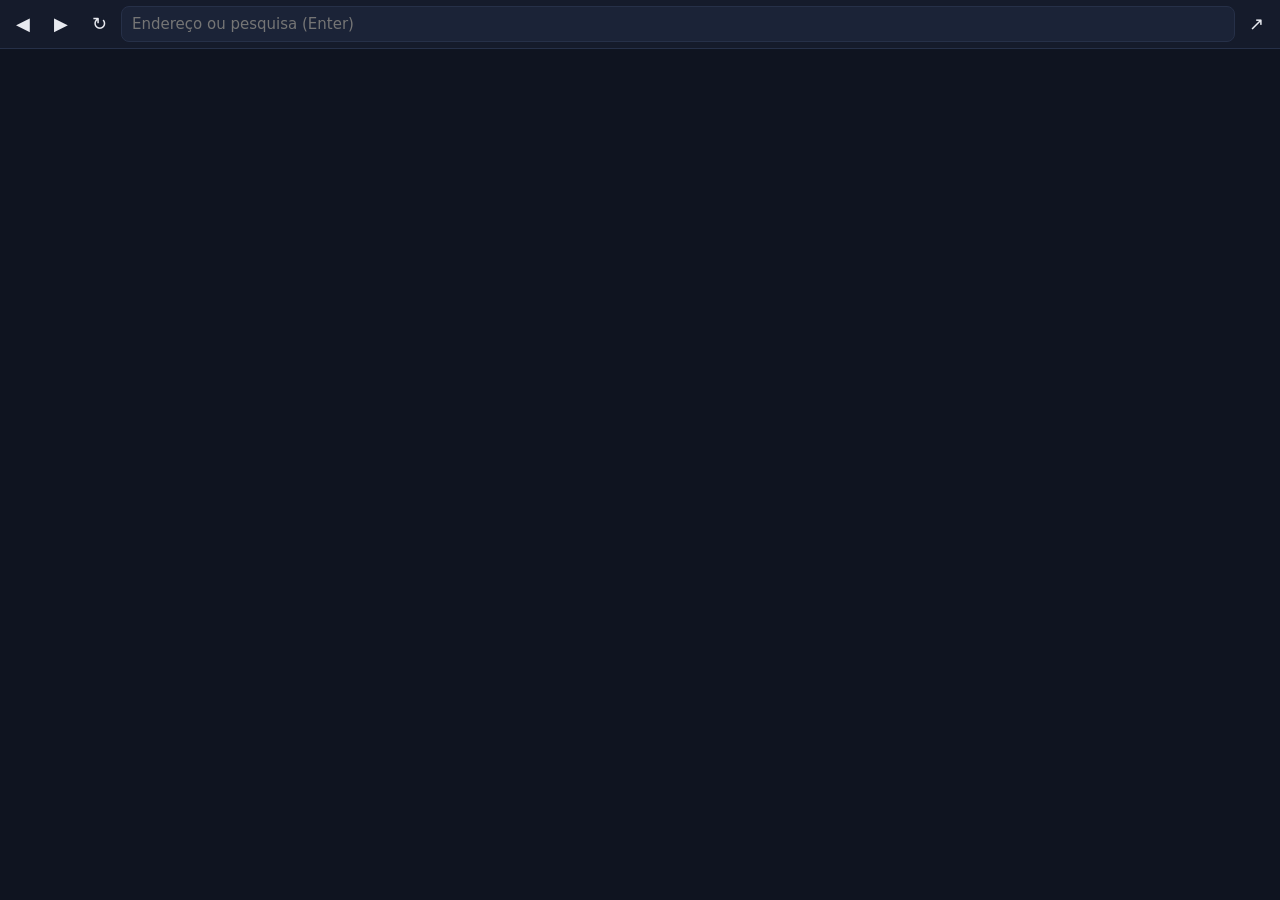
<file: electron/navegador.html>
<!doctype html>
<html lang="pt-BR">
<head>
<meta charset="utf-8">
<meta http-equiv="Content-Security-Policy" content="default-src 'self' 'unsafe-inline'; img-src * data:">
<title>🌐 Navegador — Mini SK</title>
<style>
  html, body { margin: 0; height: 100%; background: #0f1420; color: #e8eaf0; font: 15px system-ui, 'Segoe UI', sans-serif; overflow: hidden; }
  .barra { display: flex; gap: 4px; align-items: center; padding: 6px; background: #151b2b; border-bottom: 1px solid #263048; }
  button { background: transparent; color: #e8eaf0; border: 0; border-radius: 8px; font-size: 18px; padding: 4px 10px; cursor: pointer; }
  button:hover { background: #1b2337; }
  button:disabled { opacity: .35; }
  input { flex: 1; min-width: 0; background: #1b2337; color: #e8eaf0; border: 1px solid #263048; border-radius: 8px; padding: 8px 10px; font: inherit; }
  .carregando { height: 2px; background: #3fa36b; width: 0; transition: width .3s; }
  webview { position: absolute; top: 50px; left: 0; right: 0; bottom: 0; }
  #recentes { position: absolute; top: 48px; left: 140px; right: 60px; background: #151b2b; border: 1px solid #263048; border-radius: 8px; max-height: 60vh; overflow: auto; z-index: 9; display: none; }
  #recentes div { padding: 8px 10px; cursor: pointer; white-space: nowrap; overflow: hidden; text-overflow: ellipsis; font-size: 14px; }
  #recentes div:hover { background: #1b2337; }
</style>
</head>
<body>
<div class="barra">
  <button id="voltar" title="Voltar">◀</button>
  <button id="frente" title="Avançar">▶</button>
  <button id="recarregar" title="Recarregar">↻</button>
  <input id="end" placeholder="Endereço ou pesquisa (Enter)" spellcheck="false" autocomplete="off">
  <button id="fora" title="Abrir no navegador do Windows">↗</button>
</div>
<div class="carregando" id="carregando"></div>
<div id="recentes"></div>
<webview id="w" partition="persist:navegador" allowpopups src="about:blank"></webview>
<script>
(function () {
  var w = document.getElementById('w'), end = document.getElementById('end'), rec = document.getElementById('recentes'), carr = document.getElementById('carregando');
  function historico() { try { return JSON.parse(localStorage.getItem('historico') || '[]'); } catch (e) { return []; } }
  function guardar(u) { if (!/^https?:/.test(u)) return; try { var h = historico().filter(function (x) { return x !== u; }); h.unshift(u); localStorage.setItem('historico', JSON.stringify(h.slice(0, 40))); localStorage.setItem('ultimo', u); } catch (e) {} }
  function arrumar(t) {
    t = (t || '').trim();
    if (!t) return 'https://duckduckgo.com/';
    if (/^https?:\/\//i.test(t)) return t;
    if (!/\s/.test(t) && /\./.test(t)) return 'https://' + t;
    return 'https://duckduckgo.com/?kl=br-pt&q=' + encodeURIComponent(t);
  }
  function ir(t) { rec.style.display = 'none'; w.loadURL(arrumar(t)).catch(function () {}); }
  function botoes() { try { document.getElementById('voltar').disabled = !w.canGoBack(); document.getElementById('frente').disabled = !w.canGoForward(); } catch (e) {} }
  window.irPara = function (u) { ir(u || localStorage.getItem('ultimo') || ''); };
  document.getElementById('voltar').onclick = function () { if (w.canGoBack()) w.goBack(); };
  document.getElementById('frente').onclick = function () { if (w.canGoForward()) w.goForward(); };
  document.getElementById('recarregar').onclick = function () { w.reload(); };
  document.getElementById('fora').onclick = function () { if (window.navegadorPC) window.navegadorPC.fora(w.getURL()); };
  end.addEventListener('keydown', function (e) { if (e.key === 'Enter') { ir(end.value); end.blur(); } if (e.key === 'Escape') rec.style.display = 'none'; });
  end.addEventListener('focus', function () {
    end.select();
    var h = historico(); if (!h.length) return;
    rec.innerHTML = ''; h.slice(0, 15).forEach(function (u) { var d = document.createElement('div'); d.textContent = u; d.onmousedown = function () { ir(u); }; rec.appendChild(d); });
    rec.style.display = 'block';
  });
  end.addEventListener('blur', function () { setTimeout(function () { rec.style.display = 'none'; }, 150); });
  w.addEventListener('did-start-loading', function () { carr.style.width = '60%'; });
  w.addEventListener('did-stop-loading', function () { carr.style.width = '100%'; setTimeout(function () { carr.style.width = '0'; }, 300); botoes(); });
  w.addEventListener('did-navigate', function (e) { if (document.activeElement !== end) end.value = e.url; guardar(e.url); botoes(); });
  w.addEventListener('did-navigate-in-page', function (e) { if (e.isMainFrame && document.activeElement !== end) end.value = e.url; botoes(); });
  w.addEventListener('page-title-updated', function (e) { document.title = '🌐 ' + e.title; });
  document.addEventListener('keydown', function (e) { if (e.altKey && e.key === 'ArrowLeft' && w.canGoBack()) w.goBack(); if (e.altKey && e.key === 'ArrowRight' && w.canGoForward()) w.goForward(); if (e.key === 'F5') w.reload(); if (e.ctrlKey && e.key === 'l') end.focus(); });
})();
</script>
</body>
</html>
</file>
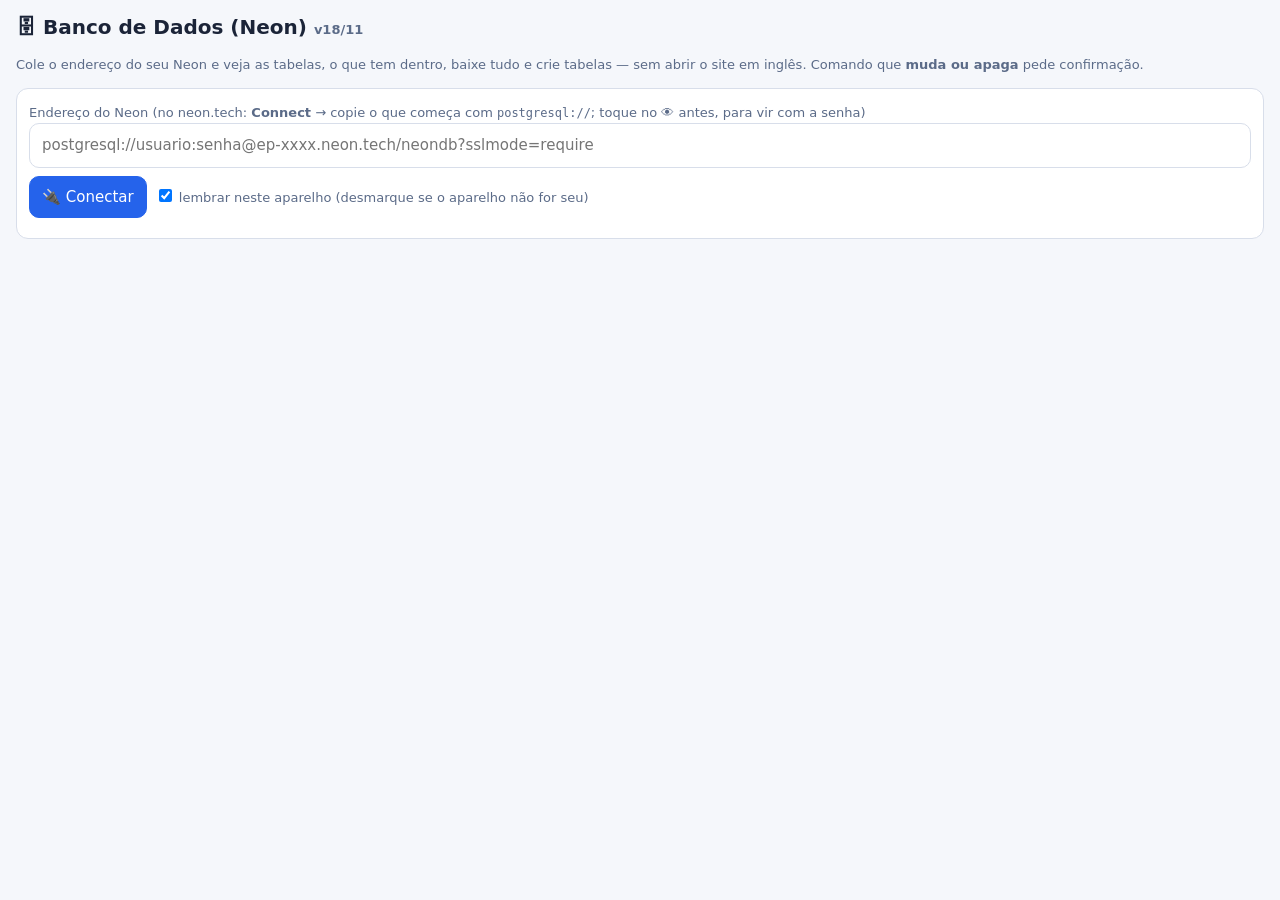
<file: app/ferramentas/banco-neon.html>
<!doctype html>
<html lang="pt-BR">
<head><style>/* 23/11: sem esticar */html,body,*{overscroll-behavior:none}</style>
<meta charset="utf-8">
<meta name="viewport" content="width=device-width, initial-scale=1">
<title>Banco de Dados (Neon)</title>
<style>
  :root { --bg:#0f172a; --card:#162036; --li:#2a3550; --txt:#e6edf8; --mut:#93a4c3; --ok:#22c55e; --er:#ef4444; --ac:#60a5fa; }
  @media (prefers-color-scheme: light) { :root:not([data-theme="dark"]) { --bg:#f5f7fb; --card:#fff; --li:#d8deea; --txt:#1b2438; --mut:#5b6b88; } }
  * { box-sizing: border-box; }
  body { margin: 0; background: var(--bg); color: var(--txt); font: 15px/1.5 system-ui, -apple-system, Segoe UI, Roboto, sans-serif; padding: 12px 16px 40px; }
  h1 { font-size: 20px; margin: 0 0 4px; }
  .mut { color: var(--mut); font-size: 13px; }
  .card { background: var(--card); border: 1px solid var(--li); border-radius: 12px; padding: 12px; margin: 10px 0; }
  input, textarea, select { width: 100%; padding: 10px 12px; border-radius: 10px; border: 1px solid var(--li); background: transparent; color: var(--txt); font: inherit; }
  textarea { min-height: 110px; font: 13px/1.4 ui-monospace, Menlo, Consolas, monospace; }
  .linha { display: flex; flex-wrap: wrap; gap: 8px; margin: 8px 0; align-items: center; }
  button { background: #1e2b48; color: #fff; border: 1px solid var(--li); border-radius: 10px; padding: 9px 12px; font: inherit; cursor: pointer; min-height: 40px; }
  button.p { background: #2563eb; border-color: #2563eb; }
  button.perigo { background: #7f1d1d; border-color: #7f1d1d; }
  .st { font-weight: 600; } .st.ok { color: var(--ok); } .st.er { color: var(--er); }
  .tab { display: flex; justify-content: space-between; gap: 8px; padding: 10px; border: 1px solid var(--li); border-radius: 10px; margin: 6px 0; cursor: pointer; }
  .tab:hover { border-color: var(--ac); }
  .grade { overflow: auto; max-height: 60vh; border: 1px solid var(--li); border-radius: 10px; }
  table { border-collapse: collapse; font-size: 13px; min-width: 100%; }
  th, td { border-bottom: 1px solid var(--li); padding: 6px 8px; text-align: left; vertical-align: top; max-width: 320px; overflow-wrap: anywhere; }
  th { position: sticky; top: 0; background: var(--card); }
  code { font-family: ui-monospace, Menlo, Consolas, monospace; font-size: 12px; }
  .modal { position: fixed; inset: 0; background: rgba(0,0,0,.6); display: flex; align-items: center; justify-content: center; padding: 16px; z-index: 9; }
  .modal > div { background: var(--card); border: 1px solid var(--li); border-radius: 12px; padding: 16px; width: min(520px, 100%); }
</style>
</head>
<body>
<h1>🗄 Banco de Dados (Neon) <span class="mut">v18/11</span></h1>
<p class="mut">Cole o endereço do seu Neon e veja as tabelas, o que tem dentro, baixe tudo e crie tabelas — sem abrir o site em inglês. Comando que <b>muda ou apaga</b> pede confirmação.</p>

<div class="card">
  <label class="mut" for="conn">Endereço do Neon (no neon.tech: <b>Connect</b> → copie o que começa com <code>postgresql://</code>; toque no 👁 antes, para vir com a senha)</label>
  <input id="conn" type="password" placeholder="postgresql://usuario:senha@ep-xxxx.neon.tech/neondb?sslmode=require" autocomplete="off">
  <div class="linha"><button class="p" id="b-con">🔌 Conectar</button><label class="mut"><input type="checkbox" id="lembrar" style="width:auto" checked> lembrar neste aparelho (desmarque se o aparelho não for seu)</label></div>
  <div id="st" class="st"></div>
</div>

<div id="area" hidden>
  <div class="card">
    <div class="linha"><b style="flex:1">📋 Tabelas</b><button id="b-atual">⟳</button><button id="b-backup">⬇ Baixar tudo (backup)</button></div>
    <div id="tabelas"></div>
  </div>
  <div class="card" id="rc-card">
    <b>🔎 Reconhecer este banco</b>
    <p class="mut">Lê tudo, descobre <b>de qual app é cada coisa</b> (Meu Chat, SK Jurídico, o SK Jurídico 1.7 antigo da Replit…) e devolve para o lugar certo — sem você mexer em JSON. Também baixa cada parte separada e o <b>formato</b> do banco (para nenhuma IA criar tabela errada).</p>
    <div class="linha"><button class="p" id="rc-ir">🔎 Reconhecer</button><button id="rc-formato">📐 Baixar o formato (esquema)</button></div>
    <div id="rc-res"></div>
  </div>
  <div class="card" id="ver" hidden>
    <div class="linha"><b id="ver-nome" style="flex:1"></b><button id="b-ant">◀</button><span id="ver-pag" class="mut"></span><button id="b-prox">▶</button></div>
    <p id="ver-cols" class="mut"></p>
    <div class="grade" id="ver-grade"></div>
    <div class="linha"><button id="b-csv">⬇ CSV (Excel)</button><button id="b-json">⬇ JSON</button></div>
  </div>
  <div class="card">
    <b>✨ Criar uma tabela pronta</b>
    <div class="linha"><select id="modelo" style="flex:1"></select><button class="p" id="b-criar">Criar</button></div>
    <p id="modelo-txt" class="mut"></p>
  </div>
  <div class="card" id="ia-card">
    <b>🤖 Pedir à IA (fale em português)</b>
    <p class="mut">Diga o que você quer, do seu jeito. Ex.: <i>"quero uma tabela de clientes com nome, CPF e telefone"</i> ou <i>"acrescenta o campo data da audiência nos processos"</i>. A IA vê as tabelas que você já tem, monta o comando e explica antes. Você confere e toca em ▶ Rodar.</p>
    <textarea id="ia-pedido" placeholder="O que você quer fazer no banco?" style="min-height:70px"></textarea>
    <div class="linha"><button id="ia-voz" title="Falar em vez de escrever">🎤 Falar</button><button class="p" id="ia-montar">🤖 Montar o comando</button></div>
    <div id="ia-resp"></div>
  </div>
  <div class="card">
    <b>🧩 Criar uma tabela do meu jeito</b>
    <p class="mut">Pense numa planilha: a <b>tabela</b> é a planilha, cada <b>campo</b> é uma coluna, cada <b>linha</b> é um registro. Escreva o nome e os campos — eu monto o comando.</p>
    <input id="nt-nome" placeholder="Nome da tabela (ex.: honorarios)">
    <div id="nt-campos"></div>
    <div class="linha"><button id="nt-mais">＋ Campo</button><button class="p" id="nt-criar">🧩 Criar a tabela</button></div>
    <p id="nt-sql" class="mut"></p>
  </div>
  <div class="card">
    <b>➕ Acrescentar um campo numa tabela que já existe</b>
    <div class="linha"><select id="nc-tab" style="flex:1"></select></div>
    <div class="linha"><input id="nc-nome" placeholder="Nome do campo (ex.: telefone2)" style="flex:2"><select id="nc-tipo" style="flex:1"></select></div>
    <div class="linha"><button class="p" id="nc-ok">➕ Acrescentar</button></div>
  </div>
  <div class="card">
    <b>▶ Comando (SQL)</b>
    <p class="mut">Para consultar: <code>select * from mc_itens limit 20</code>. Comandos que mudam ou apagam (insert, update, delete, drop, alter, truncate…) pedem que você escreva CONFIRMO.</p>
    <textarea id="sql" spellcheck="false" autocapitalize="off"></textarea>
    <div class="linha"><button class="p" id="b-rodar">▶ Rodar</button></div>
    <div class="grade" id="res"></div>
  </div>
</div>

<script>/* reconhecer.js — cópia embutida (18/11) */
/* ♻️ RECONHECER (18/11) — a mesma peça no Meu Chat, no SK Jurídico HTML e no 🗄 Banco.
   Recebe QUALQUER coisa que veio dos seus apps e diz sozinho O QUE É e PARA ONDE VAI:
   - backup do Meu Chat (.json) · backup do SK Jurídico HTML / Assistente Jurídico (.json)
   - o "⬇ backup" do 🗄 Banco (todas as tabelas) ou o próprio banco lido direto (Neon)
   - a tabela mc_itens (Meu Chat + jurídico na nuvem): separa por tipo
   - o banco ANTIGO do SK Jurídico 1.7 da Replit (ementas, doc_templates, custom_actions, ai_history, snippets, conversations/messages…)
   - qualquer outra tabela: mostra as colunas e quantas linhas tem (para você ou a IA entender o formato)
   Devolve um "pacote" já no formato de cada app. Nada é apagado: restaurar sempre JUNTA. */
(function () {
  'use strict';
  const LOJAS_JUR = ['documentos', 'modelos', 'ementas', 'historico', 'conversas', 'regras', 'codigos'];
  const vazio = () => ({ juridico: { lojas: Object.fromEntries(LOJAS_JUR.map((l) => [l, []])), prefs: {} }, meuchat: { conversas: [], memoria: '', codigos: {}, links: [] }, outros: [] });
  const quando = (v) => { const t = v ? Date.parse(v) : NaN; return isNaN(t) ? (typeof v === 'number' ? v : Date.now()) : t; };
  const txtHtml = (t) => '<p>' + String(t || '').replace(/&/g, '&amp;').replace(/</g, '&lt;').replace(/\n{2,}/g, '</p><p>').replace(/\n/g, '<br>') + '</p>';
  const colunas = (linhas) => { const s = new Set(); (linhas || []).slice(0, 50).forEach((r) => r && typeof r === 'object' && Object.keys(r).forEach((k) => s.add(k))); return [...s]; };
  const parse = (v) => { if (typeof v !== 'string') return v; try { return JSON.parse(v); } catch (e) { return v; } };

  // ── as tabelas do SK Jurídico 1.7 (Replit) → lojas do SK Jurídico HTML ──
  const ANTIGO = {
    ementas: (r) => ['ementas', { id: 'v17-' + r.id, titulo: r.titulo || 'Ementa', categoria: r.categoria || '', texto: r.texto || '', marcada: false, criado: Date.now() }],
    doc_templates: (r) => ['modelos', { id: 'v17-' + r.id, titulo: r.titulo || 'Modelo', html: /<\w/.test(r.conteudo || '') ? r.conteudo : txtHtml(r.conteudo), categoria: r.categoria || '', criado: Date.now() }],
    prompt_templates: (r) => ['regras', { id: 'v17p-' + r.id, tipo: 'regra', titulo: r.titulo || 'Modelo de pedido', texto: r.texto || '', ativa: false, criado: Date.now() }],
    custom_actions: (r) => ['regras', { id: 'v17a-' + r.id, tipo: 'regra', titulo: '⚡ Ação: ' + (r.label || 'sem nome'), texto: (r.description ? r.description + '\n\n' : '') + (r.prompt || ''), ativa: false, criado: Date.now() }],
    ai_history: (r) => ['historico', { id: 'v17-' + r.id, titulo: (r.action || 'IA') + ' — ' + String(r.input_preview || r.inputPreview || '').slice(0, 60), html: txtHtml(r.result), md: r.result || '', acao: r.action || '', pergunta: r.input_preview || r.inputPreview || '', criado: quando(r.created_at || r.createdAt) }],
    snippets: (r) => ['codigos', { id: 'v17-' + r.id, nome: r.title || 'Código', codigo: (r.mode === 'html' || !r.mode ? '<!doctype html>\n<style>\n' + (r.css || '') + '\n</style>\n' + (r.html || '') + '\n<script>\n' + (r.js || '') + '\n<\/script>' : r.js || r.html || ''), tipo: 'html', criado: Date.now() }],
  };
  const NOMES_ANTIGO = { ementas: 'ementas', doc_templates: 'modelos de documento', prompt_templates: 'modelos de pedido', custom_actions: 'ações personalizadas (o motor que você criou)', ai_history: 'histórico da IA', snippets: 'códigos (playground)', conversations: 'conversas', messages: 'mensagens' };

  function deTabelas(tabelas, p, achados) {
    for (const [nome, linhas0] of Object.entries(tabelas || {})) {
      const linhas = Array.isArray(linhas0) ? linhas0 : [];
      if (nome === 'mc_itens') {
        let c = { conv: 0, mem: 0, cod: 0, jur: 0, cofre: 0 };
        for (const r of linhas) {
          if (!r || r.apagado === true || r.apagado === 't') continue;
          const d = parse(r.dados); const tipo = String(r.tipo || '');
          if (tipo === 'conversa' && d && d.msgs) { p.meuchat.conversas.push(d); c.conv++; }
          else if (tipo === 'memoria' && d) { p.meuchat.memoria += (p.meuchat.memoria ? '\n' : '') + (d.texto || ''); c.mem++; }
          else if (tipo === 'codigo' && d) { p.meuchat.codigos[r.id] = d; c.cod++; }
          else if (tipo.startsWith('jur:') && tipo !== 'jur:prefs' && d) { const l = tipo.slice(4); if (p.juridico.lojas[l]) { p.juridico.lojas[l].push(d); c.jur++; } }
          else if (tipo === 'jur:prefs' && d) Object.assign(p.juridico.prefs, d);
          else if (tipo === 'cofre') c.cofre++;
        }
        achados.push({ nome: 'mc_itens (Meu Chat + SK Jurídico na nuvem)', reconhecido: true, linhas: linhas.length, detalhe: c.conv + ' conversa(s) e ' + c.cod + ' código(s) do Meu Chat' + (c.mem ? ', a memória' : '') + ' · ' + c.jur + ' item(ns) do SK Jurídico' + (c.cofre ? ' · 🔐 cofre das chaves (trancado: abra em ☁️ → Trazer as chaves)' : '') });
      } else if (ANTIGO[nome]) {
        for (const r of linhas) { const [l, it] = ANTIGO[nome](r); p.juridico.lojas[l].push(it); }
        achados.push({ nome: nome + ' (SK Jurídico 1.7 da Replit)', reconhecido: true, linhas: linhas.length, detalhe: linhas.length + ' ' + NOMES_ANTIGO[nome] + ' → SK Jurídico HTML' });
      } else if (nome === 'conversations' && tabelas.messages) {
        const msgs = tabelas.messages || [];
        for (const cv of linhas) {
          const m = msgs.filter((x) => String(x.conversation_id || x.conversationId) === String(cv.id)).sort((a, b) => quando(a.created_at || a.createdAt) - quando(b.created_at || b.createdAt));
          p.juridico.lojas.conversas.push({ id: 'v17-' + cv.id, titulo: cv.title || 'Conversa', criado: quando(cv.created_at || cv.createdAt), msgs: m.map((x) => ({ role: x.role === 'user' ? 'user' : 'assistant', content: x.content || '', t: quando(x.created_at || x.createdAt) })) });
        }
        achados.push({ nome: 'conversations + messages (SK Jurídico 1.7)', reconhecido: true, linhas: linhas.length, detalhe: linhas.length + ' conversa(s) com ' + msgs.length + ' mensagem(ns) → SK Jurídico HTML' });
      } else if (nome === 'messages' && tabelas.conversations) { /* já foi junto com conversations */ }
      else {
        p.outros.push({ nome, linhas });
        achados.push({ nome, reconhecido: false, linhas: linhas.length, detalhe: 'não é de nenhum app conhecido. Colunas: ' + (colunas(linhas).join(', ') || '(vazia)') });
      }
    }
  }

  // o principal: olha o que veio e diz o que é
  function detectar(obj, origem) {
    const p = vazio(), achados = [];
    let formato = 'desconhecido';
    if (obj && obj.app === 'meu-chat') {
      formato = 'Backup do Meu Chat';
      p.meuchat.conversas = obj.conversas || []; p.meuchat.memoria = obj.memoria || '';
      achados.push({ nome: 'Meu Chat', reconhecido: true, linhas: (obj.conversas || []).length, detalhe: (obj.conversas || []).length + ' conversa(s)' + (obj.memoria ? ' e a memória' : '') + ((obj.chaves || []).length ? ' · ⚠ tem ' + obj.chaves.length + ' chave(s) dentro' : '') });
      p.meuchat.original = obj;
    } else if (obj && obj.app === 'assistente-juridico') {
      formato = 'Backup do SK Jurídico HTML';
      for (const [l, itens] of Object.entries(obj.lojas || {})) if (p.juridico.lojas[l]) p.juridico.lojas[l] = itens;
      achados.push({ nome: 'SK Jurídico HTML', reconhecido: true, linhas: Object.values(obj.lojas || {}).reduce((t, x) => t + x.length, 0), detalhe: LOJAS_JUR.map((l) => (obj.lojas && obj.lojas[l] ? obj.lojas[l].length : 0) + ' ' + l).join(' · ') });
      p.juridico.prefs = obj.prefs || {};
    } else if (obj && obj.tabelas && typeof obj.tabelas === 'object') {
      formato = 'Banco de dados (' + Object.keys(obj.tabelas).length + ' tabela(s))';
      deTabelas(obj.tabelas, p, achados);
    } else if (Array.isArray(obj) && obj.length && obj[0] && 'tipo' in obj[0] && 'dados' in obj[0]) {
      formato = 'Tabela mc_itens (exportada)'; deTabelas({ mc_itens: obj }, p, achados);
    } else if (Array.isArray(obj)) {
      formato = 'Lista de ' + obj.length + ' item(ns)';
      const cols = colunas(obj);
      if (cols.includes('texto') && cols.includes('titulo')) { obj.forEach((r, i) => p.juridico.lojas.ementas.push({ id: 'imp-' + (r.id || i), titulo: r.titulo, categoria: r.categoria || '', texto: r.texto, marcada: false, criado: Date.now() })); achados.push({ nome: 'lista', reconhecido: true, linhas: obj.length, detalhe: 'parece EMENTAS (titulo + texto) → SK Jurídico HTML' }); }
      else { p.outros.push({ nome: origem || 'lista', linhas: obj }); achados.push({ nome: origem || 'lista', reconhecido: false, linhas: obj.length, detalhe: 'Colunas: ' + cols.join(', ') }); }
    } else if (obj && typeof obj === 'object') {
      // talvez um objeto de tabelas sem o "tabelas"
      const arrays = Object.entries(obj).filter(([, v]) => Array.isArray(v));
      if (arrays.length) { formato = 'Conjunto de ' + arrays.length + ' lista(s)'; deTabelas(Object.fromEntries(arrays), p, achados); }
    }
    const nJur = Object.values(p.juridico.lojas).reduce((t, x) => t + x.length, 0), nMC = p.meuchat.conversas.length + Object.keys(p.meuchat.codigos).length + (p.meuchat.memoria ? 1 : 0);
    return { formato, achados, pacote: p, nJur, nMC };
  }

  // 📐 o FORMATO de um banco: tabelas, colunas e o SQL para criar igual (para a IA e para você)
  function formatoMarkdown(colunasPorTabela, contagem) {
    let md = '# 📐 Formato do banco\n\nGerado em ' + new Date().toLocaleString('pt-BR') + '. Mande isto para a IA antes de pedir mudanças: assim ela não cria tabela no formato errado.\n\n';
    let sql = '';
    for (const [t, cols] of Object.entries(colunasPorTabela)) {
      md += '## ' + t + ' (' + (contagem[t] != null ? contagem[t] + ' linhas' : '?') + ')\n\n| coluna | tipo | vazio? | padrão |\n|---|---|---|---|\n' + cols.map((c) => '| ' + c.column_name + ' | ' + c.data_type + ' | ' + (c.is_nullable === 'YES' ? 'pode' : 'não') + ' | ' + (c.column_default || '') + ' |').join('\n') + '\n\n';
      sql += 'create table if not exists ' + t + ' (\n' + cols.map((c) => '  ' + c.column_name + ' ' + (c.data_type === 'character varying' ? 'text' : c.data_type) + (c.is_nullable === 'NO' ? ' not null' : '') + (c.column_default && !/nextval/.test(c.column_default) ? ' default ' + c.column_default : '')).join(',\n') + '\n);\n\n';
    }
    return md + '## SQL para criar igual\n\n```sql\n' + sql + '```\n';
  }
  window.Reconhecer = { detectar, formatoMarkdown, LOJAS_JUR };
})();

</script>
<script>
(function () {
  'use strict';
  const $ = (s) => document.querySelector(s);
  const E = (s) => String(s == null ? '' : s).replace(/[&<>"]/g, (c) => ({ '&': '&amp;', '<': '&lt;', '>': '&gt;', '"': '&quot;' }[c]));
  const CDN = 'https://cdn.jsdelivr.net/npm/@neondatabase/serverless@0.10.4/+esm';
  let sql = null, atual = null, pag = 0, POR = 50, ultimas = [];
  const MODELOS = {
    mc_itens: ['Meu Chat + SK Jurídico (a nuvem dos dois apps)', 'create table if not exists mc_itens (tipo text not null, id text not null, dados jsonb, apagado boolean not null default false, atualizado bigint not null, primary key (tipo, id));\ncreate index if not exists mc_itens_atualizado on mc_itens (atualizado);'],
    clientes: ['Clientes do escritório (nome, CPF, telefone, e-mail, anotações)', 'create table if not exists clientes (id bigserial primary key, nome text not null, cpf text, telefone text, email text, endereco text, anotacoes text, criado timestamptz not null default now());'],
    processos: ['Processos (número, cliente, vara, situação, próximo prazo)', 'create table if not exists processos (id bigserial primary key, numero text unique, cliente text, vara text, assunto text, situacao text, proximo_prazo date, anotacoes text, criado timestamptz not null default now());'],
    prazos: ['Prazos (processo, o que fazer, data limite, feito?)', 'create table if not exists prazos (id bigserial primary key, processo text, oque text not null, data_limite date not null, feito boolean not null default false, criado timestamptz not null default now());'],
  };
  $('#modelo').innerHTML = Object.entries(MODELOS).map(([k, v]) => '<option value="' + k + '">' + E(k + ' — ' + v[0]) + '</option>').join('');
  const mostrarModelo = () => { $('#modelo-txt').innerHTML = '<code>' + E(MODELOS[$('#modelo').value][1]) + '</code>'; };
  $('#modelo').onchange = mostrarModelo; mostrarModelo();

  // o mesmo endereço do Meu Chat / SK Jurídico (se já estiver guardado neste aparelho)
  try { const g = JSON.parse(localStorage.getItem('meuchat:nuvem:neon') || '""'); if (g) { $('#conn').value = g; $('#lembrar').checked = true; } } catch (e) {}

  const st = (t, ok) => { const el = $('#st'); el.textContent = t; el.className = 'st ' + (ok === true ? 'ok' : ok === false ? 'er' : ''); };
  function traduzir(e) {
    const t = String((e && e.message) || e);
    if (/password authentication failed|28P01/i.test(t)) return 'A senha do endereço está errada (copie de novo em Connect, com o 👁).';
    if (/does not exist/i.test(t) && /relation|table/i.test(t)) return 'Essa tabela não existe.';
    if (/syntax error/i.test(t)) return 'O comando tem um erro de escrita: ' + t;
    if (/fetch|network|Failed/i.test(t)) return 'Sem conexão (internet ou endereço errado).';
    return t;
  }
  async function q(texto, params) { return sql(texto, params || []); }

  $('#b-con').onclick = async () => {
    const c = $('#conn').value.trim();
    if (!/^postgres(ql)?:\/\//i.test(c)) return st('Cole o endereço que começa com postgresql://', false);
    st('⏳ Conectando…');
    try {
      const m = await import(CDN);
      sql = m.neon(c, { disableWarningInBrowsers: true });
      const v = await q('select version() as v, current_database() as db');
      st('🟢 Conectado ao banco "' + v[0].db + '" (' + String(v[0].v).split(' ').slice(0, 2).join(' ') + ')', true);
      try { if ($('#lembrar').checked) localStorage.setItem('meuchat:nuvem:neon', JSON.stringify(c)); else localStorage.removeItem('meuchat:nuvem:neon'); } catch (e) {}
      $('#area').hidden = false; listar();
    } catch (e) { sql = null; $('#area').hidden = true; st('🔴 Não conectou: ' + traduzir(e), false); }
  };

  async function listar() {
    const el = $('#tabelas'); el.innerHTML = '<p class="mut">⏳ Lendo as tabelas…</p>';
    try {
      const t = await q("select table_name from information_schema.tables where table_schema = 'public' and table_type = 'BASE TABLE' order by table_name");
      if (!t.length) { el.innerHTML = '<p class="mut">Nenhuma tabela ainda. Crie uma em ✨ Criar uma tabela pronta.</p>'; return; }
      const linhas = [];
      for (const r of t.slice(0, 60)) { let n = '?'; try { n = (await q('select count(*)::int as n from "' + r.table_name.replace(/"/g, '""') + '"'))[0].n; } catch (e) {} linhas.push([r.table_name, n]); }
      el.innerHTML = linhas.map(([n, c]) => '<div class="tab" data-t="' + E(n) + '"><b>' + E(n) + '</b><span class="mut">' + c + ' linha(s) ›</span></div>').join('');
    } catch (e) { el.innerHTML = '<p class="st er">' + E(traduzir(e)) + '</p>'; }
  }
  $('#tabelas').onclick = (e) => { const d = e.target.closest('[data-t]'); if (d) { atual = d.dataset.t; pag = 0; ver(); } };
  $('#b-atual').onclick = listar;

  function grade(rows) {
    if (!rows.length) return '<p class="mut" style="padding:8px">(vazio)</p>';
    const cols = Object.keys(rows[0]);
    const cel = (v) => { if (v == null) return '<span class="mut">—</span>'; if (typeof v === 'object') v = JSON.stringify(v); v = String(v); return E(v.length > 300 ? v.slice(0, 300) + '…' : v); };
    return '<table><tr>' + cols.map((c) => '<th>' + E(c) + '</th>').join('') + '</tr>' + rows.map((r) => '<tr>' + cols.map((c) => '<td>' + cel(r[c]) + '</td>').join('') + '</tr>').join('') + '</table>';
  }
  const nomeSeguro = (n) => '"' + String(n).replace(/"/g, '""') + '"';
  async function ver() {
    $('#ver').hidden = false; $('#ver-nome').textContent = '📄 ' + atual; $('#ver-grade').innerHTML = '<p class="mut" style="padding:8px">⏳</p>';
    try {
      const cols = await q('select column_name, data_type from information_schema.columns where table_schema = \'public\' and table_name = $1 order by ordinal_position', [atual]);
      $('#ver-cols').textContent = 'Colunas: ' + cols.map((c) => c.column_name + ' (' + c.data_type + ')').join(' · ');
      // 17/11: na tela vêm só os 300 primeiros caracteres de cada campo (antes vinha o código inteiro e dava "response is too large")
      const lista = cols.length ? cols.map((c) => 'left(' + nomeSeguro(c.column_name) + '::text, 300) as ' + nomeSeguro(c.column_name)).join(', ') : '*';
      ultimas = await q('select ' + lista + ' from ' + nomeSeguro(atual) + ' order by ctid limit ' + POR + ' offset ' + (pag * POR));
      $('#ver-pag').textContent = 'pág. ' + (pag + 1);
      $('#ver-grade').innerHTML = grade(ultimas);
      $('#ver').scrollIntoView({ behavior: 'smooth', block: 'start' });
    } catch (e) { $('#ver-grade').innerHTML = '<p class="st er" style="padding:8px">' + E(traduzir(e)) + '</p>'; }
  }
  $('#b-ant').onclick = () => { if (pag > 0) { pag--; ver(); } };
  $('#b-prox').onclick = () => { if (ultimas.length === POR) { pag++; ver(); } };

  function baixar(nome, texto, tipo) { const a = document.createElement('a'); a.href = URL.createObjectURL(new Blob([texto], { type: tipo })); a.download = nome; document.body.appendChild(a); a.click(); setTimeout(() => { URL.revokeObjectURL(a.href); a.remove(); }, 1000); }
  function csv(rows) {
    if (!rows.length) return '';
    const cols = Object.keys(rows[0]); const c = (v) => { if (v == null) return ''; if (typeof v === 'object') v = JSON.stringify(v); v = String(v); return /[";\n]/.test(v) ? '"' + v.replace(/"/g, '""') + '"' : v; };
    return '﻿' + cols.join(';') + '\n' + rows.map((r) => cols.map((k) => c(r[k])).join(';')).join('\n');
  }
  // em pedaços de 25 linhas: o Neon recusa resposta acima de 64 MB (era o erro "response is too large")
  async function tudoDe(t, aviso) {
    const out = []; let n = 0, P = 25;
    while (n < 20000) {
      let l;
      try { l = await q('select * from ' + nomeSeguro(t) + ' order by ctid limit ' + P + ' offset ' + n); }
      catch (e) { if (/too large|67108864/i.test(String(e && e.message)) && P > 1) { P = Math.max(1, Math.floor(P / 4)); continue; } throw e; } // linha grande: pega menos de cada vez
      out.push(...l); n += l.length; if (aviso) aviso(out.length); if (l.length < P) break;
    }
    return out;
  }
  $('#b-csv').onclick = async () => { try { baixar(atual + '.csv', csv(await tudoDe(atual)), 'text/csv;charset=utf-8'); } catch (e) { alert(traduzir(e)); } };
  $('#b-json').onclick = async () => { try { baixar(atual + '.json', JSON.stringify(await tudoDe(atual), null, 1), 'application/json'); } catch (e) { alert(traduzir(e)); } };
  $('#b-backup').onclick = async () => {
    try {
      st('⏳ Juntando todas as tabelas…', true);
      const t = await q("select table_name from information_schema.tables where table_schema = 'public' and table_type = 'BASE TABLE'");
      const out = { feito: new Date().toISOString(), tabelas: {} };
      for (const r of t) out.tabelas[r.table_name] = await tudoDe(r.table_name, (n) => st('⏳ ' + r.table_name + ': ' + n + ' linha(s)…', true));
      baixar('backup-neon-' + new Date().toISOString().slice(0, 10) + '.json', JSON.stringify(out), 'application/json');
      st('🟢 Backup baixado (' + t.length + ' tabela(s)). Guarde no HD.', true);
    } catch (e) { st('🔴 ' + traduzir(e), false); }
  };

  // ✋ comando que muda ou apaga: escreva CONFIRMO
  function confirmar(texto) {
    return new Promise((ok) => {
      const w = document.createElement('div'); w.className = 'modal';
      w.innerHTML = '<div><h3 style="margin-top:0">✋ Esse comando muda ou apaga dados</h3><p class="mut">Confira antes. Se apagar, não tem como voltar (a não ser pelo backup).</p><pre style="white-space:pre-wrap;max-height:30vh;overflow:auto"><code>' + E(texto.slice(0, 2000)) + '</code></pre><p>Para rodar, escreva <b>CONFIRMO</b>:</p><input id="cf"><div class="linha" style="justify-content:flex-end"><button id="nao">Cancelar</button><button class="perigo" id="sim">Rodar</button></div></div>';
      document.body.appendChild(w);
      w.querySelector('#nao').onclick = () => { w.remove(); ok(false); };
      w.querySelector('#sim').onclick = () => { const v = w.querySelector('#cf').value.trim().toUpperCase() === 'CONFIRMO'; w.remove(); ok(v); };
    });
  }
  const MUDA = /\b(insert|update|delete|drop|alter|truncate|create|grant|revoke|rename|comment|vacuum|reindex)\b/i;
  async function rodar(texto, seguro) {
    const partes = texto.split(/;\s*(?:\n|$)/).map((s) => s.trim()).filter(Boolean);
    if (!partes.length) return { ok: false, erro: 'comando vazio' };
    if (!seguro && partes.some((p) => MUDA.test(p)) && !(await confirmar(texto))) { $('#res').innerHTML = '<p class="mut" style="padding:8px">Cancelado.</p>'; return { ok: false, cancelado: true }; }
    $('#res').innerHTML = '<p class="mut" style="padding:8px">⏳</p>';
    try {
      let ult = [];
      for (const p of partes) ult = await q(p);
      $('#res').innerHTML = Array.isArray(ult) && ult.length ? grade(ult) : '<p class="st ok" style="padding:8px">✅ Feito.</p>';
      if (partes.some((p) => MUDA.test(p))) listar();
      return { ok: true, linhas: ult };
    } catch (e) { $('#res').innerHTML = '<p class="st er" style="padding:8px">' + E(traduzir(e)) + '</p>'; return { ok: false, erro: String((e && e.message) || e) }; }
  }
  $('#b-rodar').onclick = () => rodar($('#sql').value);
  // 20/11: o 📐 Esquema do projeto (Mini SK) manda o comando pronto para cá
  try { const pronto = localStorage.getItem('sk:sqlPronto'); if (pronto) { localStorage.removeItem('sk:sqlPronto'); $('#sql').value = pronto; const d = $('#sql').closest('details'); if (d) d.open = true; setTimeout(() => { $('#sql').scrollIntoView({ behavior: 'smooth', block: 'center' }); }, 300); const av = document.createElement('p'); av.className = 'st ok'; av.textContent = '📐 Comando vindo do Esquema do projeto: cria só as tabelas que faltam (não apaga nada). Conecte, confira e toque em ► Rodar.'; $('#sql').before(av); } } catch (e) {}

  // 🧩 tabela do meu jeito (sem escrever comando)
  const TIPOS = [['texto', 'text', 'Texto'], ['numero', 'numeric', 'Número (valor, quantidade)'], ['inteiro', 'bigint', 'Número inteiro'], ['data', 'date', 'Data'], ['datahora', 'timestamptz', 'Data e hora'], ['simnao', 'boolean', 'Sim / Não'], ['dados', 'jsonb', 'Dados livres (JSON)']];
  const opTipos = TIPOS.map((t) => '<option value="' + t[1] + '">' + t[2] + '</option>').join('');
  const limpo = (n) => String(n || '').normalize('NFD').replace(/[\u0300-\u036f]/g, '').toLowerCase().replace(/[^a-z0-9_]+/g, '_').replace(/^_+|_+$/g, '').replace(/^(\d)/, '_$1').slice(0, 50);
  function campo(n, t) { const d = document.createElement('div'); d.className = 'linha'; d.innerHTML = '<input class="nt-c" placeholder="Nome do campo (ex.: cliente)" style="flex:2" value="' + E(n || '') + '"><select class="nt-t" style="flex:1">' + opTipos + '</select><button class="nt-x" title="Tirar">✕</button>'; if (t) d.querySelector('select').value = t; $('#nt-campos').appendChild(d); }
  campo('nome', 'text'); campo('valor', 'numeric'); campo('data', 'date');
  $('#nt-mais').onclick = () => campo();
  $('#nt-campos').onclick = (e) => { if (e.target.classList.contains('nt-x')) e.target.parentNode.remove(); };
  function sqlNova() {
    const nome = limpo($('#nt-nome').value); if (!nome) throw new Error('Escreva o nome da tabela.');
    const cs = [...document.querySelectorAll('#nt-campos .linha')].map((d) => [limpo(d.querySelector('.nt-c').value), d.querySelector('.nt-t').value]).filter((c) => c[0] && c[0] !== 'id' && c[0] !== 'criado');
    if (!cs.length) throw new Error('Ponha pelo menos um campo.');
    return 'create table if not exists ' + nome + ' (id bigserial primary key, ' + cs.map((c) => c[0] + ' ' + c[1]).join(', ') + ', criado timestamptz not null default now())';
  }
  $('#nt-campos').oninput = $('#nt-nome').oninput = () => { try { $('#nt-sql').innerHTML = '<code>' + E(sqlNova()) + '</code>'; } catch (e) { $('#nt-sql').textContent = ''; } };
  $('#nt-campos').onchange = $('#nt-campos').oninput;
  $('#nt-criar').onclick = async () => { try { await rodar(sqlNova(), true); } catch (e) { $('#res').innerHTML = '<p class="st er" style="padding:8px">' + E(e.message) + '</p>'; } };
  // ➕ campo novo numa tabela que já existe (não apaga nada)
  $('#nc-tipo').innerHTML = opTipos;
  async function pintarNc() { try { const t = await q("select table_name from information_schema.tables where table_schema = 'public' and table_type = 'BASE TABLE' order by table_name"); $('#nc-tab').innerHTML = t.map((r) => '<option>' + E(r.table_name) + '</option>').join(''); } catch (e) {} }
  const listar0 = listar; listar = async function () { await listar0(); pintarNc(); };
  $('#nc-ok').onclick = async () => {
    const t = $('#nc-tab').value, c = limpo($('#nc-nome').value);
    if (!t || !c) return alert('Escolha a tabela e escreva o nome do campo.');
    await rodar('alter table ' + nomeSeguro(t) + ' add column if not exists ' + c + ' ' + $('#nc-tipo').value, true);
  };
  $('#b-criar').onclick = () => rodar(MODELOS[$('#modelo').value][1], true); // "if not exists": não apaga nada


  // ---------- 🔎 RECONHECER (18/11) ----------
  function appPai() {
    let P = null; try { P = window.parent && window.parent !== window ? window.parent : null; } catch (e) { P = null; }
    try { if (P && P.J && P.J.restaurar) return { nome: 'SK Jurídico', abrir: (r) => P.J.restaurar.janela(r, 'Do banco Neon') }; } catch (e) {}
    try { if (P && P.MC && P.MC.restaurar) return { nome: 'Meu Chat', abrir: (r) => P.MC.restaurar.janela(r, 'Do banco Neon') }; } catch (e) {}
    return null;
  }
  async function lerTudo() {
    const t = await q("select table_name from information_schema.tables where table_schema = 'public' and table_type = 'BASE TABLE' order by table_name");
    const tabelas = {};
    for (const r of t) tabelas[r.table_name] = await tudoDe(r.table_name, (n) => { $('#rc-res').innerHTML = '<p class="mut">⏳ ' + E(r.table_name) + ': ' + n + ' linha(s)…</p>'; });
    return tabelas;
  }
  let rcUltimo = null;
  $('#rc-ir').onclick = async () => {
    if (!sql) { $('#rc-res').innerHTML = '<p class="st er">Conecte primeiro (🔌 lá em cima).</p>'; return; }
    try {
      const tabelas = await lerTudo();
      const r = Reconhecer.detectar({ tabelas }, 'banco Neon'); rcUltimo = r; const p = r.pacote, pai = appPai();
      const L = p.juridico.lojas;
      $('#rc-res').innerHTML = '<p><b>O que tem aqui:</b> ' + E(r.formato) + '</p><ul class="mut">' + r.achados.map((a) => '<li>' + (a.reconhecido ? '✅' : '❔') + ' <b>' + E(a.nome) + '</b> — ' + E(a.detalhe) + '</li>').join('') + '</ul>' +
        (pai ? '<div class="linha"><button class="p" id="rc-pai">📥 Trazer para o ' + E(pai.nome) + ' (sem apagar nada)</button></div>' : '<p class="mut">Abra esta ferramenta dentro do SK Jurídico ou do Meu Chat para trazer direto. Daqui dá para baixar cada parte pronta:</p>') +
        '<div class="linha">' +
        (r.nJur ? '<button id="rc-jur">⬇ Parte do SK Jurídico (' + r.nJur + ')</button>' : '') +
        (r.nMC ? '<button id="rc-mc">⬇ Parte do Meu Chat (' + r.nMC + ')</button>' : '') + '</div>' +
        '<p class="mut" style="margin-bottom:0">Baixar só um pedaço:</p><div class="linha">' +
        Reconhecer.LOJAS_JUR.filter((l) => L[l].length).map((l) => '<button data-rc-loja="' + l + '">⬇ ' + l + ' (' + L[l].length + ')</button>').join('') +
        (p.meuchat.conversas.length ? '<button data-rc-mc="conversas">⬇ conversas do Meu Chat (' + p.meuchat.conversas.length + ')</button>' : '') +
        (Object.keys(p.meuchat.codigos).length ? '<button data-rc-mc="codigos">⬇ códigos (' + Object.keys(p.meuchat.codigos).length + ')</button>' : '') +
        (p.meuchat.memoria ? '<button data-rc-mc="memoria">⬇ memória</button>' : '') +
        p.outros.map((o, i) => '<button data-rc-out="' + i + '">⬇ ' + E(o.nome) + ' (' + o.linhas.length + ')</button>').join('') + '</div>';
      if (pai) $('#rc-pai').onclick = () => pai.abrir(r);
    } catch (e) { $('#rc-res').innerHTML = '<p class="st er">' + E(traduzir(e)) + '</p>'; }
  };
  const hoje = () => new Date().toISOString().slice(0, 10);
  $('#rc-res').addEventListener('click', (e) => {
    const r = rcUltimo; if (!r) return; const p = r.pacote; const b = e.target.closest('button'); if (!b) return;
    if (b.id === 'rc-jur') baixar('para-o-sk-juridico-' + hoje() + '.json', JSON.stringify({ app: 'assistente-juridico', versao: 1, criado: new Date().toISOString(), lojas: p.juridico.lojas, prefs: p.juridico.prefs || {} }), 'application/json');
    if (b.id === 'rc-mc') baixar('para-o-meu-chat-' + hoje() + '.json', JSON.stringify({ app: 'meu-chat', versao: 1, data: new Date().toISOString(), conversas: p.meuchat.conversas, memoria: p.meuchat.memoria, prefs: {}, codigos: p.meuchat.codigos }), 'application/json');
    if (b.dataset.rcLoja) { const l = b.dataset.rcLoja; const so = Object.fromEntries(Reconhecer.LOJAS_JUR.map((k) => [k, k === l ? p.juridico.lojas[k] : []])); baixar('sk-juridico-' + l + '-' + hoje() + '.json', JSON.stringify({ app: 'assistente-juridico', versao: 1, criado: new Date().toISOString(), lojas: so, prefs: {} }), 'application/json'); }
    if (b.dataset.rcMc) { const k = b.dataset.rcMc; baixar('meu-chat-' + k + '-' + hoje() + '.json', JSON.stringify({ app: 'meu-chat', versao: 1, data: new Date().toISOString(), conversas: k === 'conversas' ? p.meuchat.conversas : [], memoria: k === 'memoria' ? p.meuchat.memoria : '', prefs: {}, codigos: k === 'codigos' ? p.meuchat.codigos : {} }), 'application/json'); }
    if (b.dataset.rcOut != null) { const o = p.outros[+b.dataset.rcOut]; baixar(o.nome + '.json', JSON.stringify(o.linhas, null, 1), 'application/json'); }
  });
  async function colunasEContagem() {
    const r = await q("select table_name, column_name, data_type, is_nullable, column_default from information_schema.columns where table_schema = 'public' order by table_name, ordinal_position");
    const cols = {}; r.forEach((x) => { (cols[x.table_name] = cols[x.table_name] || []).push(x); });
    const cont = {}; for (const t of Object.keys(cols)) { try { cont[t] = (await q('select count(*)::int as n from ' + nomeSeguro(t)))[0].n; } catch (e) { cont[t] = '?'; } }
    return { cols, cont };
  }
  $('#rc-formato').onclick = async () => {
    if (!sql) { $('#rc-res').innerHTML = '<p class="st er">Conecte primeiro (🔌 lá em cima).</p>'; return; }
    try { const { cols, cont } = await colunasEContagem(); baixar('formato-do-banco-' + hoje() + '.md', Reconhecer.formatoMarkdown(cols, cont), 'text/markdown;charset=utf-8'); $('#rc-res').innerHTML = '<p class="st ok">🟢 Formato baixado. Mande este arquivo para qualquer IA antes de pedir tabela nova.</p>'; }
    catch (e) { $('#rc-res').innerHTML = '<p class="st er">' + E(traduzir(e)) + '</p>'; }
  };
  // ---------- 🤖 PEDIR À IA (17/11) ----------
  // Usa a IA do app onde esta ferramenta está aberta (Mini SK, SK Jurídico). Sem IA por perto: copia o pedido.
  const SIS = 'Você é o ajudante de BANCO DE DADOS (PostgreSQL, no Neon) de um advogado que NÃO sabe programar e NÃO lê inglês.\n' +
    'Responda SOMENTE com um JSON, sem nada antes ou depois, neste formato:\n' +
    '{"explicacao": "em português bem simples, em 1 a 4 frases curtas: o que o comando faz", "sql": "o comando PostgreSQL (pode ter vários, separados por ; e quebra de linha)", "perigo": false}\n' +
    'Regras:\n- "perigo": true se o comando apaga, zera ou troca dados (drop, delete, truncate, update, alter ... drop/rename/type).\n' +
    '- Nomes de tabelas e campos em português, minúsculos, sem acento, com _ (ex.: data_audiencia).\n' +
    '- Tabela nova: sempre "create table if not exists", com "id bigserial primary key" e "criado timestamptz not null default now()".\n' +
    '- Campo novo: "alter table ... add column if not exists ...".\n- Para consultar, use select com limit 50.\n' +
    '- Só altere tabelas que existem na lista abaixo. Se o pedido não der para fazer ou não fizer sentido, devolva "sql": "" e explique o porquê.\n' +
    '- Nunca mexa em tabelas do sistema (pg_*, information_schema) nem em senhas/usuários do banco.\n' +
    '- A tabela mc_itens é do Meu Chat e do SK Jurídico: não apague nem mude o formato dela.\n' +
    '- ANTES de criar tabela nova, veja na lista se já existe uma igual ou parecida (mesmo assunto, mesmos campos): se existir, use ela ou só acrescente o campo que falta. Nunca crie tabela duplicada.\n' +
    '- Siga o jeito das tabelas que já existem (nomes, tipos, datas). Use os exemplos de linha para entender o formato.\n' +
    '- Para guardar coisas variadas use uma coluna "dados jsonb"; datas em timestamptz; dinheiro em numeric(12,2).';
  async function esquema() {
    try {
      const { cols, cont } = await colunasEContagem();
      const l = [];
      for (const [k, v] of Object.entries(cols)) {
        let ex = ''; try { const sel = v.map((c) => 'left(' + nomeSeguro(c.column_name) + '::text, 80) as ' + nomeSeguro(c.column_name)).join(', '); const e1 = await q('select ' + sel + ' from ' + nomeSeguro(k) + ' limit 1'); if (e1[0]) ex = '\n    exemplo: ' + JSON.stringify(e1[0]).slice(0, 400); } catch (e) {}
        l.push('- ' + k + ' [' + cont[k] + ' linhas] (' + v.map((c) => c.column_name + ' ' + c.data_type).join(', ') + ')' + ex);
      }
      let rec = ''; try { const t = {}; for (const k of Object.keys(cols)) t[k] = (await q('select * from ' + nomeSeguro(k) + ' limit 30')); const r = Reconhecer.detectar({ tabelas: t }, 'banco'); rec = '\nReconhecido: ' + r.formato + '\n' + r.achados.map((a) => '  ' + (a.reconhecido ? '✓ ' : '? ') + a.nome + ': ' + a.detalhe).join('\n'); } catch (e) {}
      let proj = ''; try { proj = localStorage.getItem('sk:esquemaProjeto') || ''; } catch (e) {}
      if (proj) proj = '\n\nTabelas que o CÓDIGO do projeto aberto espera (siga EXATAMENTE estes nomes e tipos ao criar):\n' + proj;
      return (l.length ? l.join('\n') + rec : '(o banco ainda não tem tabelas)') + proj;
    } catch (e) { return '(não consegui ler as tabelas)'; }
  }
  function iaDoApp() {
    let P = null; try { P = window.parent && window.parent !== window ? window.parent : null; } catch (e) { P = null; }
    try { if (P && P.SK && P.SK.ai && typeof P.SK.ai.chat === 'function') return { nome: 'IA do Mini SK', fazer: (sis, msg) => P.SK.ai.chat([{ role: 'user', content: msg }], sis, () => {}) }; } catch (e) {}
    try { if (P && P.J && P.J.ia && typeof P.J.ia.gerar === 'function') return { nome: 'IA do SK Jurídico', fazer: (sis, msg) => P.J.ia.gerar({ mensagens: [{ role: 'user', content: msg }], sistema: sis }) }; } catch (e) {}
    return null;
  }
  function lerJSON(t) {
    t = String(t || '').replace(/```(?:json)?/gi, '');
    const a = t.indexOf('{'), b = t.lastIndexOf('}');
    if (a < 0 || b < a) throw new Error('A IA não respondeu no formato certo. Tente de novo.');
    const j = JSON.parse(t.slice(a, b + 1));
    return { explicacao: String(j.explicacao || ''), sql: String(j.sql || '').trim(), perigo: !!j.perigo };
  }
  const PERIGOSO = /\b(drop|delete|truncate|update)\b|\balter\s+table\b[\s\S]*\b(drop|rename|type)\b/i;
  let iaUltimo = null;
  async function montar(pedido, erroAnterior) {
    const box = $('#ia-resp');
    if (!sql) { box.innerHTML = '<p class="st er">Conecte primeiro (🔌 lá em cima).</p>'; return; }
    pedido = String(pedido || '').trim(); if (!pedido) { box.innerHTML = '<p class="st er">Escreva (ou fale) o que você quer.</p>'; return; }
    const tabelas = await esquema();
    let msg = 'Tabelas que já existem no banco:\n' + tabelas + '\n\nPedido: ' + pedido;
    if (erroAnterior) msg += '\n\nO comando anterior deu ERRO. Comando:\n' + erroAnterior.sql + '\nErro do banco:\n' + erroAnterior.erro + '\nCorrija.';
    const ia = iaDoApp();
    if (!ia) {
      box.innerHTML = '<p class="mut">Aqui não tem IA ligada. Toque em <b>📋 Copiar o pedido</b>, cole na sua IA (Meu Chat, Gemini…) e cole a resposta dela no ▶ Comando (SQL) lá embaixo.</p><div class="linha"><button class="p" id="ia-copiar">📋 Copiar o pedido</button></div>';
      $('#ia-copiar').onclick = async () => { try { await navigator.clipboard.writeText(SIS + '\n\n' + msg); $('#ia-copiar').textContent = '✅ Copiado'; } catch (e) { prompt('Copie:', SIS + '\n\n' + msg); } };
      return;
    }
    box.innerHTML = '<p class="mut">⏳ A ' + E(ia.nome) + ' está montando…</p>';
    try {
      const r = lerJSON(await ia.fazer(SIS, msg));
      const perigo = r.perigo || PERIGOSO.test(r.sql);
      iaUltimo = { pedido, sql: r.sql, perigo };
      box.innerHTML = '<div style="background:var(--bg,#f3f3f3);border-radius:10px;padding:10px;margin-top:8px"><p style="margin:0 0 6px"><b>🧠 O que vai acontecer:</b> ' + E(r.explicacao || '(sem explicação)') + '</p>' +
        (r.sql ? (perigo ? '<p class="st er" style="margin:6px 0">✋ Este comando APAGA ou MUDA dados: vai pedir CONFIRMO.</p>' : '<p class="st ok" style="margin:6px 0">🛡 Não apaga nada.</p>') +
          '<textarea id="ia-sql" spellcheck="false" autocapitalize="off" style="min-height:80px">' + E(r.sql) + '</textarea>' +
          '<div class="linha"><button class="p" id="ia-rodar">▶ Rodar</button><button id="ia-outra">🔁 Pedir de outro jeito</button></div>' : '<p class="mut">A IA não montou comando (veja a explicação).</p>') +
        '<p id="ia-final" style="margin:6px 0 0"></p></div>';
      const bR = $('#ia-rodar'); if (bR) bR.onclick = async () => {
        const texto = $('#ia-sql').value; $('#ia-final').textContent = '⏳ Rodando…';
        const res = await rodar(texto, !(iaUltimo.perigo || PERIGOSO.test(texto)));
        if (res && res.ok) { $('#ia-final').innerHTML = '<span class="st ok">✅ Deu certo!</span> ' + (Array.isArray(res.linhas) && res.linhas.length ? 'O resultado está lá embaixo, no ▶ Comando.' : 'A lista de tabelas já foi atualizada.'); }
        else if (res && res.cancelado) { $('#ia-final').textContent = 'Cancelado. Nada mudou.'; }
        else { $('#ia-final').innerHTML = '<span class="st er">❌ Deu errado:</span> ' + E(traduzir(res && res.erro)) + ' <button id="ia-corrigir">🤖 Pedir para a IA corrigir</button>'; $('#ia-corrigir').onclick = () => montar(pedido, { sql: texto, erro: res && res.erro }); }
      };
      const bO = $('#ia-outra'); if (bO) bO.onclick = () => montar(pedido + '\n(Faça de outro jeito, mais simples.)');
    } catch (e) { box.innerHTML = '<p class="st er">⚠ ' + E(e.message) + '</p>'; }
  }
  $('#ia-montar').onclick = () => montar($('#ia-pedido').value);
  // 🎤 falar (o reconhecimento de voz do próprio aparelho, em português)
  $('#ia-voz').onclick = () => {
    const R = window.SpeechRecognition || window.webkitSpeechRecognition;
    if (!R) { alert('Este aparelho não deixa falar aqui. Use o 🎤 do teclado.'); return; }
    const r = new R(); r.lang = 'pt-BR'; r.interimResults = false; const b = $('#ia-voz'); b.textContent = '🔴 Ouvindo…';
    r.onresult = (e) => { const t = e.results[0][0].transcript; const a = $('#ia-pedido'); a.value = (a.value ? a.value + ' ' : '') + t; };
    r.onend = () => { b.textContent = '🎤 Falar'; }; r.onerror = () => { b.textContent = '🎤 Falar'; };
    try { r.start(); } catch (e) { b.textContent = '🎤 Falar'; }
  };
})();
</script>
</body>
</html>
</file>
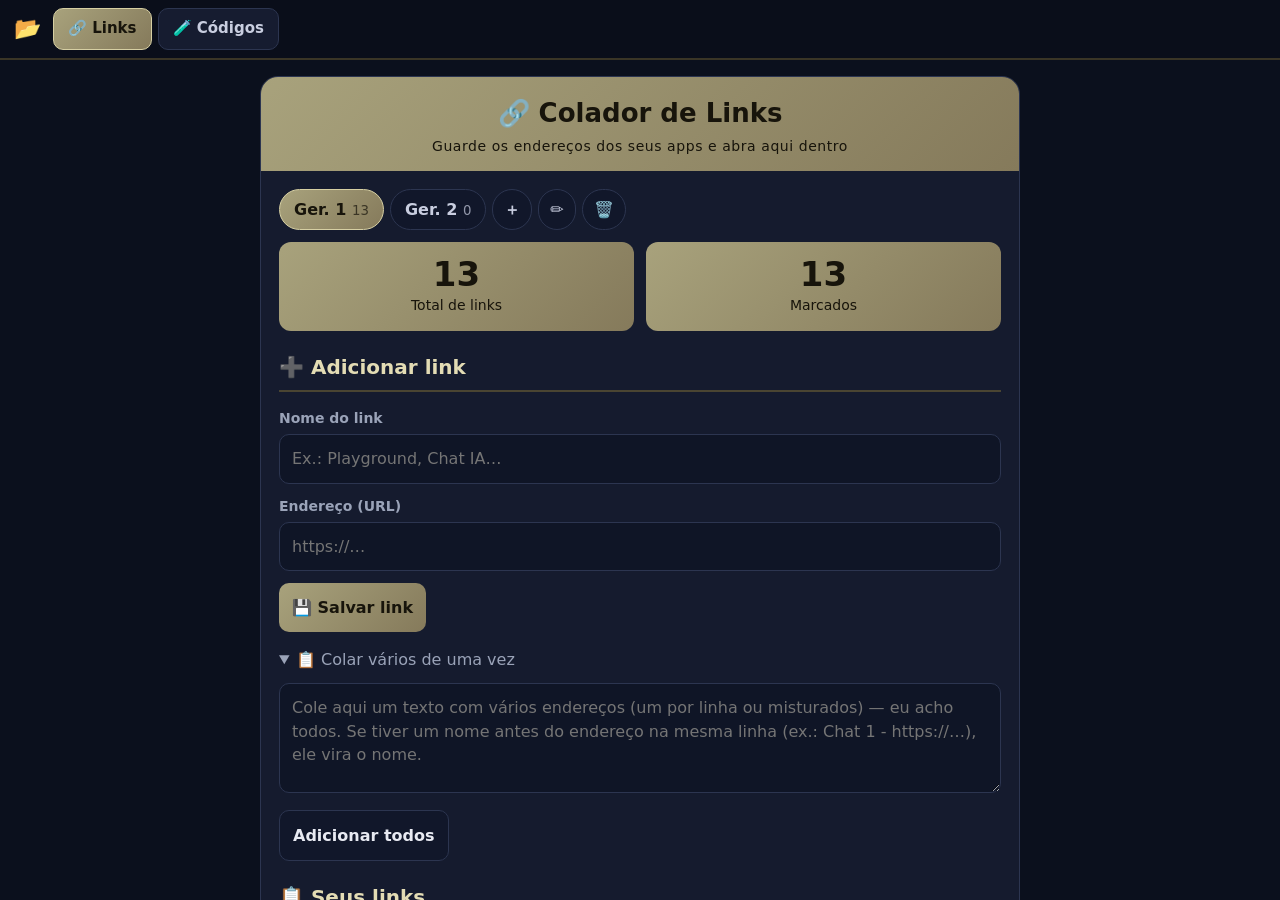
<file: app/ferramentas/colador.html>
<!doctype html>
<html lang="pt-BR">
<head><style>/* 23/11: sem esticar */html,body,*{overscroll-behavior:none}</style>
<meta charset="utf-8">
<meta name="viewport" content="width=device-width, initial-scale=1, viewport-fit=cover">
<meta name="theme-color" content="#0d1220">
<title>Colador de Links</title>
<link rel="manifest" href="manifest.json">
<link rel="icon" href="[data-uri]">
<link rel="apple-touch-icon" href="[data-uri]">
<style>/* css/app.css */
/* Colador de Links — tema escuro com dourado (igual ao "Ger. 1") */
:root {
  --fundo: #0b101d; --cartao: #151b2e; --item: #1b2238; --linha: #2c3550;
  --txt: #e8eaf2; --mut: #9aa3b8; --ouro1: #a8a27c; --ouro2: #857a5b; --ouro-txt: #17140b;
  --verde: #4ade80; --perigo: #f87171; --perigo-fundo: #3b2230;
  color-scheme: dark;
}
* { box-sizing: border-box; }
html, body { height: 100%; margin: 0; }
body { background: var(--fundo); color: var(--txt); font: 16px/1.45 system-ui, -apple-system, "Segoe UI", Roboto, sans-serif; display: flex; flex-direction: column; overflow: hidden; }
button { font: inherit; color: inherit; cursor: pointer; }
input, textarea { font: inherit; color: var(--txt); background: #0f1526; border: 1px solid var(--linha); border-radius: 10px; padding: 12px; width: 100%; }
input:focus, textarea:focus { outline: 2px solid var(--ouro1); border-color: transparent; }
button:focus-visible { outline: 2px solid var(--ouro1); outline-offset: 2px; }
[hidden] { display: none !important; }

/* abas */
#abas { display: flex; align-items: center; gap: 6px; padding: 8px 8px calc(8px); padding-top: calc(8px + env(safe-area-inset-top, 0px)); background: #0a0e1a; border-bottom: 2px solid #3a3526; flex: none; }
.aba-menu { background: none; border: 0; font-size: 22px; padding: 4px 6px; flex: none; }
.abas-lista { display: flex; gap: 6px; overflow-x: auto; scrollbar-width: none; flex: 1; min-width: 0; }
.abas-lista::-webkit-scrollbar { display: none; }
.aba { flex: none; background: #161c30; border: 1px solid var(--linha); border-radius: 10px; padding: 9px 14px; font-weight: 600; font-size: 15px; color: #c9cee0; white-space: nowrap; }
.aba.ativa { background: linear-gradient(135deg, var(--ouro1), var(--ouro2)); color: var(--ouro-txt); border-color: #d6cfa3; }
.aba.viva:not(.ativa) { box-shadow: inset 0 -3px 0 var(--verde); }

/* palco */
#palco { flex: 1; min-height: 0; position: relative; }
.tela { position: absolute; inset: 0; overflow-y: auto; padding: 16px; }
#quadros-abas, .visor-quadros { position: absolute; inset: 0; }
.visor { position: absolute; inset: 0; display: flex; flex-direction: column; background: var(--fundo); }
.visor-quadros { position: relative; flex: 1; inset: auto; }
.visor-caixa { position: absolute; inset: 0; }
.quadro { position: absolute; inset: 0; width: 100%; height: 100%; border: 0; background: #fff; }
.visor-topo { display: flex; align-items: center; gap: 8px; padding: 10px 12px; background: linear-gradient(135deg, var(--ouro1), var(--ouro2)); color: var(--ouro-txt); flex: none; }
.visor-titulo { flex: 1; min-width: 0; overflow: hidden; text-overflow: ellipsis; white-space: nowrap; font-size: 16px; }
.vbtn { background: rgba(0,0,0,.18); border: 0; border-radius: 8px; width: 40px; height: 36px; font-size: 18px; color: inherit; flex: none; }
body.cheia #abas, body.cheia #rodape { display: none !important; }

/* rodapé */
#rodape { display: flex; gap: 10px; padding: 10px 12px calc(10px + env(safe-area-inset-bottom, 0px)); background: #0a0e1a; flex: none; }
.nav { flex: 1; border: 0; border-radius: 10px; padding: 13px; font-weight: 700; background: var(--ouro1); color: var(--ouro-txt); }
.nav.forte { background: linear-gradient(135deg, var(--ouro1), var(--ouro2)); }
.nav:disabled { opacity: .35; }

/* cartão da lista */
.cartao { max-width: 760px; margin: 0 auto; background: var(--cartao); border: 1px solid var(--linha); border-radius: 18px; overflow: hidden; padding-bottom: 18px; }
.cartao > *:not(.cab) { margin-left: 18px; margin-right: 18px; }
.cab { background: linear-gradient(135deg, var(--ouro1), var(--ouro2)); color: var(--ouro-txt); text-align: center; padding: 18px 12px 14px; margin-bottom: 16px; }
.cab h1 { margin: 0; font-size: 26px; } .cab p { margin: 4px 0 0; font-size: 14px; letter-spacing: .04em; }
.numeros { display: grid; grid-template-columns: 1fr 1fr; gap: 12px; margin-bottom: 8px; }
.num { background: linear-gradient(135deg, var(--ouro1), var(--ouro2)); color: var(--ouro-txt); border-radius: 12px; text-align: center; padding: 14px 8px; }
.num b { display: block; font-size: 34px; line-height: 1.1; font-variant-numeric: tabular-nums; } .num span { font-size: 14px; }
h2 { font-size: 20px; color: #e3dcb4; border-bottom: 2px solid #4a4532; padding-bottom: 8px; margin-top: 22px; }
.campo { display: grid; gap: 6px; margin-bottom: 12px; } .campo label { color: var(--mut); font-size: 14px; font-weight: 600; }
.btn { display: block; width: auto; border: 1px solid var(--linha); background: #11172a; border-radius: 10px; padding: 13px; font-weight: 600; margin-top: 10px; }
.btn.forte { background: linear-gradient(135deg, var(--ouro1), var(--ouro2)); color: var(--ouro-txt); border: 0; }
.btn.grande { padding: 16px; font-size: 18px; }
.btn.perigo { background: var(--perigo-fundo); color: var(--perigo); border-color: #5a2b38; }
.mais { margin-top: 10px; } .mais summary { cursor: pointer; color: var(--mut); padding: 6px 0; } .mais textarea { min-height: 110px; margin-top: 6px; }
.busca { margin-bottom: 10px; }
.lista { display: grid; gap: 10px; }
.item { display: grid; grid-template-columns: auto minmax(0, 1fr); gap: 8px 12px; align-items: center; background: var(--item); border-left: 4px solid #6d6650; border-radius: 12px; padding: 12px; }
.marca input { width: 26px; height: 26px; accent-color: var(--ouro1); padding: 0; }
.info { min-width: 0; }
.info .nome { background: none; border: 0; padding: 0; text-align: left; color: var(--verde); font-weight: 700; font-size: 17px; word-break: break-word; }
.info small { display: block; color: var(--mut); font-size: 13px; word-break: break-all; }
.bts { grid-column: 2; display: flex; gap: 6px; align-items: center; flex-wrap: wrap; }
@media (min-width: 640px) { .item { grid-template-columns: auto minmax(0, 1fr) auto; } .bts { grid-column: auto; justify-content: flex-end; } }
.mini { background: #11172a; border: 1px solid var(--linha); border-radius: 8px; min-width: 38px; height: 38px; }
.mini:disabled { opacity: .3; }
.mini.perigo { color: var(--perigo); }
.remover { background: var(--perigo-fundo); color: var(--perigo); border: 1px solid #5a2b38; border-radius: 8px; padding: 9px 12px; font-weight: 600; }
.editar { grid-column: 1 / -1; display: grid; gap: 8px; } .e-bts { display: flex; gap: 8px; } .e-bts .btn { margin: 0; }
.acoes { margin-top: 16px; }
.mut { color: var(--mut); } .pequeno { font-size: 13px; margin-top: 14px; }

/* janela das abas */
.janela { position: fixed; inset: 0; background: rgba(0,0,0,.6); display: grid; place-items: center; padding: 16px; z-index: 10; }
.janela-caixa { width: min(560px, 100%); max-height: 88vh; overflow-y: auto; background: var(--cartao); border: 1px solid var(--linha); border-radius: 16px; padding: 16px; }
.janela-topo { display: flex; justify-content: space-between; align-items: center; font-size: 18px; margin-bottom: 6px; }
.janela-topo .vbtn { background: #11172a; color: var(--txt); }
.linha-aba { display: grid; grid-template-columns: minmax(0, 1fr) auto; gap: 8px; align-items: center; padding: 10px 0; border-bottom: 1px solid var(--linha); }
.la-info small { display: block; color: var(--mut); word-break: break-all; font-size: 12px; } .la-bts { display: flex; gap: 4px; }

.aviso { position: fixed; left: 50%; bottom: 90px; transform: translateX(-50%); background: #1f2a44; color: var(--txt); border: 1px solid var(--ouro1); padding: 10px 16px; border-radius: 12px; z-index: 20; max-width: 90vw; text-align: center; }
@media (prefers-reduced-motion: reduce) { * { scroll-behavior: auto !important; } }

/* listas (Ger. 1, Ger. 2…) */
.listas { display: flex; gap: 6px; overflow-x: auto; padding: 2px 0 12px; scrollbar-width: none; }
.lista-chip { flex: none; background: #11172a; border: 1px solid var(--linha); border-radius: 999px; padding: 8px 14px; font-weight: 600; color: #c9cee0; }
.lista-chip small { opacity: .7; font-weight: 400; }
.lista-chip.ativa { background: linear-gradient(135deg, var(--ouro1), var(--ouro2)); color: var(--ouro-txt); border-color: #d6cfa3; }
.lista-chip.mais-lista { padding: 8px 11px; }
select { font: inherit; color: var(--txt); background: #0f1526; border: 1px solid var(--linha); border-radius: 10px; padding: 11px; width: 100%; }

/* 🧪 Meus Códigos */
.mono { font: 13px/1.5 ui-monospace, Consolas, monospace; }
.cod-icone { font-size: 24px; width: 30px; text-align: center; }
.cod-visor { position: absolute; inset: 0; display: flex; flex-direction: column; background: var(--fundo); }
.cv-bts { display: flex; gap: 6px; padding: 8px; overflow-x: auto; background: #0a0e1a; flex: none; scrollbar-width: none; }
.mini-t { flex: none; background: #11172a; border: 1px solid var(--linha); border-radius: 8px; padding: 8px 12px; font-weight: 600; }
.mini-t.ativo { background: linear-gradient(135deg, var(--ouro1), var(--ouro2)); color: var(--ouro-txt); border-color: #d6cfa3; }
.mini-t.perigo { color: var(--perigo); } .mini-t:disabled { opacity: .35; }
.cv-corpo { flex: 1; min-height: 0; position: relative; }
.cv-palco { position: absolute; inset: 0; display: flex; justify-content: center; background: #2a3045; }
.cv-palco iframe { width: 100%; height: 100%; border: 0; background: #fff; }
.cv-palco.cel iframe { width: 390px; max-width: 100%; }
.cv-texto { position: absolute; inset: 0; width: 100%; height: 100%; border: 0; border-radius: 0; resize: none; white-space: pre; tab-size: 2; background: #0a0f1c; }

.aba-visor { border-style: dashed; }
.abrir-um { background: var(--ouro1) !important; color: var(--ouro-txt) !important; font-weight: 700; }

</style>
</head>
<body>
  <!-- barra de abas: a primeira é sempre a lista de links; as outras são os seus apps fixados -->
  <header id="abas">
    <button class="aba-menu" id="btn-abas" title="Arrumar as abas" aria-label="Arrumar as abas">📂</button>
    <div id="abas-lista" class="abas-lista"></div>
  </header>

  <main id="palco">
    <!-- tela da lista de links -->
    <section id="tela-links" class="tela"></section>
    <!-- 🧪 Meus Códigos (playground que guarda) -->
    <section id="tela-codigos" class="tela" hidden></section>
    <!-- aqui entram os quadros das abas fixadas (ficam vivos ao trocar de aba) -->
    <div id="quadros-abas"></div>
    <!-- visor: abre os links marcados, um por vez -->
    <section id="visor" class="visor" hidden>
      <div class="visor-topo">
        <b id="visor-titulo" class="visor-titulo"></b>
        <button class="vbtn" id="visor-copiar" title="Copiar o endereço">📋</button>
        <button class="vbtn" id="visor-fora" title="Abrir no navegador">↗</button>
        <button class="vbtn" id="visor-cheia" title="Tela cheia">⛶</button>
        <button class="vbtn" id="visor-fechar" title="Fechar">✕</button>
      </div>
      <div id="visor-quadros" class="visor-quadros"></div>
    </section>
  </main>

  <footer id="rodape" hidden>
    <button class="nav" id="ant">← Anterior</button>
    <button class="nav forte" id="prox">Próximo →</button>
  </footer>

  <!-- janela de arrumar as abas -->
  <div id="janela" class="janela" hidden>
    <div class="janela-caixa">
      <div class="janela-topo"><b>📂 Abas fixadas</b><button class="vbtn" id="janela-fechar">✕</button></div>
      <p class="mut">Cada aba fica aberta por trás quando você troca: o login, o token e as conversas continuam vivos.</p>
      <div id="janela-lista"></div>
      <div class="campo"><label for="nova-aba-nome">Nome curto</label><input id="nova-aba-nome" placeholder="Ex.: Playground"></div>
      <div class="campo"><label for="nova-aba-url">Endereço</label><input id="nova-aba-url" inputmode="url" placeholder="https://…"></div>
      <button class="btn forte" id="nova-aba-ok">📌 Fixar como aba</button>
    </div>
  </div>

  <div id="aviso" class="aviso" hidden></div>

  <script>
/* js/00-dados.js */
/* =========================================================================
   Colador de Links — 00-dados.js
   Onde tudo fica guardado (neste aparelho) + backup em arquivo.
   CL.links  = [{ id, nome, url, marcado }]
   CL.abas   = [{ id, nome, url }]        (as abas fixadas no topo)
   ========================================================================= */
(function (g) {
  'use strict';
  const CL = (g.CL = g.CL || {});
  CL.versao = 'v15/11-c';
  // cópia do arquivo como veio (antes de o app mexer na tela) — usada no 📌 Fixar no arquivo
  const FONTE = '<!doctype html>\n' + document.documentElement.outerHTML;
  const K_LINKS = 'colador_links_v1', K_ABAS = 'colador_abas_v1', K_LISTAS = 'colador_listas_v1', K_ATUAL = 'colador_lista_atual';

  // 📌 LINKS FIXOS: ficam DENTRO do arquivo. Mesmo se o celular apagar tudo, quando abrir eles voltam.
  // Para mudar: aba 🔗 Links → 📌 Fixar os links no arquivo (baixa um colador.html novo com os seus links).
  /*FIXOS-INICIO*/const INICIAIS = [
    ['1.play', 'https://bucolic-babka-4c12ea.netlify.app/'],
    ['2.SkTools', 'https://hilarious-profiterole-c0c785.netlify.app/'],
    ['3.chat', 'https://iridescent-speculoos-1db22c.netlify.app/'],
    ['4.sk', 'https://phenomenal-caramel-18cdfe.netlify.app/'],
    ['5', 'https://bejewelled-bienenstitch-3f78dd.netlify.app/'],
    ['Conversa (Claude)', 'https://claude.ai/share/0f4958a1-a87a-4180-a09a-dd15341a65cd'],
    ['proj22-pwa', 'https://maikonadvogadomg-alt.github.io/proj22-pwa/index.html'],
    ['mini6-pwa', 'https://jorgecaldeira62-gif.github.io/mini6-pwa/'],
    ['Monica 1', 'https://monica.im/share/chat?shareId=nfi0FGbnUIDxyh7O'],
    ['Monica 2', 'https://monica.im/share/chat?shareId=rjMdNehXJOdwRxoQ'],
    ['Mini SK', 'https://maikonadvogadomg-alt.github.io/mini-sk/'],
    ['Caça-Bug 2', 'https://maikonadvogadomg-alt.github.io/caca-bug-2/'],
    ['Caca1', 'https://maikonadvogadomg-alt.github.io/caca-tudo/'],
  ];/*FIXOS-FIM*/

  const uid = () => Date.now().toString(36) + Math.random().toString(36).slice(2, 7);
  function ler(k, padrao) { try { const v = localStorage.getItem(k); return v ? JSON.parse(v) : padrao; } catch { return padrao; } }
  function gravar(k, v) { try { localStorage.setItem(k, JSON.stringify(v)); return true; } catch { CL.aviso('⚠️ Não consegui guardar (memória cheia?). Faça um backup.'); return false; } }

  CL.links = ler(K_LINKS, null);
  if (!CL.links) { CL.links = INICIAIS.map(([nome, url]) => ({ id: uid(), nome, url, marcado: true })); gravar(K_LINKS, CL.links); }
  // os fixos voltam sempre que faltarem (mesmo depois de apagar os dados do navegador)
  { const tem = new Set(CL.links.map((l) => l.url)); let volta = 0; for (const x of INICIAIS) { const nome = x[0], url = x[1]; if (!tem.has(url)) { CL.links.push({ id: uid(), nome, url, marcado: true, fixo: true, lista: x[2] }); volta++; } } if (volta) gravar(K_LINKS, CL.links); }
  const FIXO = new Set(INICIAIS.map((x) => x[1]));
  CL.links.forEach((l) => { if (FIXO.has(l.url)) l.fixo = true; });
  CL.abas = ler(K_ABAS, []);
  // várias listas (Ger. 1, Ger. 2, …): cada link pertence a uma
  CL.listas = ler(K_LISTAS, null) || [{ id: 'l1', nome: 'Ger. 1' }, { id: 'l2', nome: 'Ger. 2' }];
  CL.links.forEach((l) => { if (!l.lista || !CL.listas.some((x) => x.id === l.lista)) l.lista = CL.listas[0].id; });
  CL.listaAtual = ler(K_ATUAL, CL.listas[0].id);
  if (!CL.listas.some((x) => x.id === CL.listaAtual)) CL.listaAtual = CL.listas[0].id;

  CL.salvar = () => { gravar(K_LINKS, CL.links); gravar(K_ABAS, CL.abas); gravar(K_LISTAS, CL.listas); gravar(K_ATUAL, CL.listaAtual); };
  CL.uid = uid;
  CL.esc = (s) => String(s == null ? '' : s).replace(/[&<>"']/g, (c) => ({ '&': '&amp;', '<': '&lt;', '>': '&gt;', '"': '&quot;', "'": '&#39;' }[c]));
  CL.$ = (s, el) => (el || document).querySelector(s);

  // aceita "site.com" sem https
  CL.arrumarUrl = (u) => { u = String(u || '').trim(); if (!u) return ''; if (!/^[a-z][\w+.-]*:/i.test(u)) u = 'https://' + u; try { return new URL(u).href; } catch { return ''; } };

  // ── aviso rápido ────────────────────────────────────────────────────────────
  let t;
  CL.aviso = (msg) => { const a = document.getElementById('aviso'); if (!a) return; a.textContent = msg; a.hidden = false; clearTimeout(t); t = setTimeout(() => (a.hidden = true), 2600); };

  // ── backup ─────────────────────────────────────────────────────────────────
  CL.backup = async () => {
    let codigos = [];
    try { codigos = CL.codigosDB ? await CL.codigosDB.todos() : []; } catch (e) {}
    const dados = JSON.stringify({ app: 'colador-de-links', versao: 2, data: new Date().toISOString(), listas: CL.listas, links: CL.links, abas: CL.abas, codigos }, null, 1);
    const a = document.createElement('a');
    a.href = URL.createObjectURL(new Blob([dados], { type: 'application/json' }));
    a.download = 'colador-links-backup-' + new Date().toISOString().slice(0, 10) + '.json';
    document.body.appendChild(a); a.click(); setTimeout(() => { URL.revokeObjectURL(a.href); a.remove(); }, 1000);
  };
  // ── copiar e lista em TEXTO (.md): fácil de ler, copiar e colar em qualquer lugar ──
  CL.copiar = async (texto, msg) => {
    try { await navigator.clipboard.writeText(texto); }
    catch { const t = document.createElement('textarea'); t.value = texto; document.body.appendChild(t); t.select(); try { document.execCommand('copy'); } catch {} t.remove(); }
    CL.aviso(msg || '📋 Copiado.');
  };
  CL.textoMD = (soLista) => {
    const listas = soLista ? CL.listas.filter((x) => x.id === soLista) : CL.listas;
    let md = '# Meus links — Colador (' + new Date().toLocaleDateString('pt-BR') + ')\n';
    for (const li of listas) {
      const ls = CL.links.filter((l) => l.lista === li.id);
      md += '\n## ' + li.nome + '\n\n' + (ls.length ? ls.map((l) => '- ' + l.nome + ' — ' + l.url).join('\n') : '(vazia)') + '\n';
    }
    return md;
  };
  // 📌 gera um colador.html novo com TODOS os links atuais fixos dentro dele
  CL.fixarNoArquivo = () => {
    const nomeLista = (id) => { const li = CL.listas.find((x) => x.id === id); return li ? li.id : ''; };
    const linhas = CL.links.map((l) => '    [' + JSON.stringify(l.nome) + ', ' + JSON.stringify(l.url) + (l.lista ? ', ' + JSON.stringify(nomeLista(l.lista)) : '') + '],').join('\n');
    const novo = FONTE.replace(/\/\*FIXOS-INICIO\*\/[\s\S]*?\/\*FIXOS-FIM\*\//, () => '/*FIXOS-INICIO*/const INICIAIS = [\n' + linhas + '\n  ];/*FIXOS-FIM*/');
    if (novo === FONTE) { CL.aviso('⚠️ Não achei o lugar dos links fixos neste arquivo.'); return; }
    const a = document.createElement('a');
    a.href = URL.createObjectURL(new Blob([novo], { type: 'text/html;charset=utf-8' }));
    a.download = 'colador.html';
    document.body.appendChild(a); a.click(); setTimeout(() => { URL.revokeObjectURL(a.href); a.remove(); }, 1000);
    CL.aviso('📌 Baixei o colador.html com ' + CL.links.length + ' links fixos. Troque o arquivo antigo por este.');
  };
  CL.baixarMD = () => {
    const a = document.createElement('a');
    a.href = URL.createObjectURL(new Blob([CL.textoMD()], { type: 'text/markdown;charset=utf-8' }));
    a.download = 'meus-links-' + new Date().toISOString().slice(0, 10) + '.md';
    document.body.appendChild(a); a.click(); setTimeout(() => { URL.revokeObjectURL(a.href); a.remove(); }, 1000);
  };
  // lê um texto/.md: cada "## Nome" vira (ou acha) uma lista; os endereços abaixo entram nela
  CL.importarTexto = (texto) => {
    const antes = CL.listaAtual; let n = 0;
    const partes = String(texto || '').split(/^##\s+/m);
    if (partes.length < 2) return CL.colarVarios(texto);
    n += CL.colarVarios(partes[0]);
    for (const p of partes.slice(1)) {
      const nome = p.split('\n')[0].trim().slice(0, 24) || 'Lista';
      let li = CL.listas.find((x) => x.nome.toLowerCase() === nome.toLowerCase());
      if (!li) { li = { id: uid(), nome }; CL.listas.push(li); }
      CL.listaAtual = li.id;
      n += CL.colarVarios(p.slice(p.indexOf('\n') + 1));
    }
    CL.listaAtual = antes; CL.salvar();
    return n;
  };
  CL.restaurar = async (arquivo) => {
    const texto = await arquivo.text();
    let j; try { j = JSON.parse(texto); } catch { return CL.importarTexto(texto); }
    if (!Array.isArray(j.links)) throw new Error('Este arquivo não é um backup do Colador.');
    for (const li of j.listas || []) if (!CL.listas.some((x) => x.id === li.id)) CL.listas.push({ id: li.id, nome: li.nome });
    const ja = new Set(CL.links.map((l) => (l.lista || '') + '|' + l.url));
    let n = 0;
    for (const l of j.links) { const lista = CL.listas.some((x) => x.id === l.lista) ? l.lista : CL.listas[0].id; if (l.url && !ja.has(lista + '|' + l.url)) { CL.links.push({ id: uid(), nome: l.nome || l.url, url: l.url, marcado: !!l.marcado, lista }); n++; } }
    if (Array.isArray(j.codigos) && CL.codigosDB) { const tem = new Set((await CL.codigosDB.todos()).map((c) => c.nome + '|' + c.codigo.length)); for (const c of j.codigos) if (c && c.codigo != null && !tem.has(c.nome + '|' + c.codigo.length)) { await CL.codigosDB.guardar(Object.assign({}, c, { id: uid() })); n++; } }
    const jaAba = new Set(CL.abas.map((a) => a.url));
    for (const a of j.abas || []) if (a.url && !jaAba.has(a.url)) CL.abas.push({ id: uid(), nome: a.nome, url: a.url });
    CL.salvar();
    return n;
  };
  // cola um texto qualquer com vários endereços dentro → vira links
  CL.colarVarios = (texto) => {
    const urls = String(texto || '').match(/https?:\/\/[^\s"'<>)]+/g) || [];
    const ja = new Set(CL.links.filter((l) => l.lista === CL.listaAtual).map((l) => l.url));
    let n = 0;
    // tenta aproveitar o texto antes do endereço na mesma linha como nome (ex.: "Chat 1 - https://…")
    const linhas = String(texto || '').split(/\n/);
    const nomeDe = (url) => { const ln = linhas.find((x) => x.includes(url)); const antes = ln ? ln.slice(0, ln.indexOf(url)).replace(/^[\s>*•+-]+/, '').replace(/[\[\]()*_`]/g, '').replace(/[-:–—|•\s]+$/, '').trim() : ''; return antes && antes.length <= 40 ? antes : new URL(url).hostname.split('.')[0]; };
    for (const u of urls) { const url = CL.arrumarUrl(u.replace(/[.,;]+$/, '')); if (url && !ja.has(url)) { ja.add(url); CL.links.push({ id: uid(), nome: nomeDe(u.replace(/[.,;]+$/, '')), url, marcado: true, lista: CL.listaAtual }); n++; } }
    CL.salvar();
    return n;
  };
})(window);

</script>
  <script>
/* js/10-abas.js */
/* =========================================================================
   Colador de Links — 10-abas.js
   Barra de abas do topo. A 1ª é sempre "🔗 Links". As outras são apps
   fixados: cada um abre num quadro que NÃO é apagado ao trocar de aba —
   por isso o login, o token e as conversas continuam vivos.
   ========================================================================= */
(function (CL) {
  'use strict';
  const $ = CL.$;
  let atual = 'links';
  const vivos = new Map(); // id da aba → <iframe>

  function pintar() {
    const lista = $('#abas-lista');
    lista.innerHTML = '<button class="aba' + (atual === 'links' ? ' ativa' : '') + '" data-aba="links">🔗 Links</button>' +
      '<button class="aba' + (atual === 'codigos' ? ' ativa' : '') + '" data-aba="codigos">🧪 Códigos</button>' +
      // um "▶" para cada lista com visor aberto (Ger. 1, Ger. 2…): troca entre eles sem perder onde estava
      CL.visor.abertos.map((id) => '<button class="aba aba-visor viva' + (atual === 'visor:' + id ? ' ativa' : '') + '" data-aba="visor:' + id + '">▶ ' + CL.esc((CL.listas.find((x) => x.id === id) || {}).nome || 'Lista') + '</button>').join('') +
      CL.abas.map((a) => '<button class="aba' + (atual === a.id ? ' ativa' : '') + (vivos.has(a.id) ? ' viva' : '') + '" data-aba="' + a.id + '" title="' + CL.esc(a.url) + '">' + CL.esc(a.nome) + '</button>').join('');
    const ativa = lista.querySelector('.ativa'); if (ativa) ativa.scrollIntoView({ inline: 'nearest', block: 'nearest' });
  }

  function ir(id) {
    const ehVisor = String(id).startsWith('visor:') && CL.visor.ver(id.slice(6));
    if (String(id).startsWith('visor:') && !ehVisor) id = 'links';
    atual = id;
    const ehLinks = id === 'links', ehCod = id === 'codigos';
    $('#tela-codigos').hidden = !ehCod;
    $('#tela-links').hidden = !ehLinks;
    $('#visor').hidden = !ehVisor;
    $('#rodape').hidden = !ehVisor;
    $('#quadros-abas').hidden = ehLinks || ehCod || ehVisor;
    vivos.forEach((f, k) => (f.hidden = k !== id));
    if (!ehLinks && !ehCod && !ehVisor) {
      const a = CL.abas.find((x) => x.id === id);
      if (a && !vivos.has(id)) {
        const f = document.createElement('iframe');
        f.className = 'quadro';
        f.src = a.url;
        f.setAttribute('allow', 'clipboard-read; clipboard-write; microphone; camera; fullscreen; autoplay');
        f.setAttribute('allowfullscreen', '');
        f.title = a.nome;
        $('#quadros-abas').appendChild(f);
        vivos.set(id, f);
      }
    }
    pintar();
  }

  function fixar(nome, url) {
    url = CL.arrumarUrl(url);
    if (!url) { CL.aviso('Endereço inválido.'); return null; }
    if (CL.abas.some((a) => a.url === url)) { CL.aviso('Esse já é uma aba.'); return null; }
    const a = { id: CL.uid(), nome: (nome || new URL(url).hostname.split('.')[0]).slice(0, 18), url };
    CL.abas.push(a); CL.salvar(); pintar(); pintarJanela();
    CL.aviso('📌 Fixado como aba: ' + a.nome);
    return a;
  }
  function tirar(id) {
    CL.abas = CL.abas.filter((a) => a.id !== id);
    const f = vivos.get(id); if (f) { f.remove(); vivos.delete(id); }
    CL.salvar(); if (atual === id) ir('links'); else pintar(); pintarJanela();
  }
  function mover(id, d) {
    const i = CL.abas.findIndex((a) => a.id === id), j = i + d;
    if (i < 0 || j < 0 || j >= CL.abas.length) return;
    [CL.abas[i], CL.abas[j]] = [CL.abas[j], CL.abas[i]]; CL.salvar(); pintar(); pintarJanela();
  }
  function recarregar(id) { const f = vivos.get(id); if (f) { const u = f.src; f.src = 'about:blank'; setTimeout(() => (f.src = u), 50); } }

  function pintarJanela() {
    const el = $('#janela-lista');
    el.innerHTML = CL.abas.length ? CL.abas.map((a, i) =>
      '<div class="linha-aba"><div class="la-info"><b>' + CL.esc(a.nome) + '</b><small>' + CL.esc(a.url) + '</small></div>' +
      '<div class="la-bts"><button class="mini" data-sobe="' + a.id + '"' + (i ? '' : ' disabled') + '>↑</button><button class="mini" data-desce="' + a.id + '"' + (i < CL.abas.length - 1 ? '' : ' disabled') + '>↓</button>' +
      '<button class="mini" data-recarregar="' + a.id + '" title="Recarregar">⟳</button><button class="mini perigo" data-tirar="' + a.id + '" title="Tirar">✕</button></div></div>').join('') : '<p class="mut">Nenhuma aba fixada ainda. Na lista de links, toque em 📌 num link, ou escreva abaixo.</p>';
  }

  function iniciar() {
    $('#abas-lista').addEventListener('click', (e) => { const b = e.target.closest('[data-aba]'); if (b) ir(b.dataset.aba); });
    $('#btn-abas').onclick = () => { pintarJanela(); $('#janela').hidden = false; };
    $('#janela-fechar').onclick = () => ($('#janela').hidden = true);
    $('#janela').addEventListener('click', (e) => {
      if (e.target.id === 'janela') { $('#janela').hidden = true; return; }
      const b = e.target.closest('button'); if (!b) return;
      if (b.dataset.sobe) mover(b.dataset.sobe, -1);
      if (b.dataset.desce) mover(b.dataset.desce, 1);
      if (b.dataset.tirar) tirar(b.dataset.tirar);
      if (b.dataset.recarregar) { recarregar(b.dataset.recarregar); CL.aviso('Recarregado.'); }
    });
    $('#nova-aba-ok').onclick = () => { if (fixar($('#nova-aba-nome').value.trim(), $('#nova-aba-url').value)) { $('#nova-aba-nome').value = ''; $('#nova-aba-url').value = ''; } };
    pintar();
  }

  CL.abasUI = { iniciar, ir, fixar, pintar, get atual() { return atual; } };
})(window.CL);

</script>
  <script>
/* js/20-links.js */
/* =========================================================================
   Colador de Links — 20-links.js
   A lista: guardar (nome + endereço), marcar, remover, fixar como aba,
   colar vários de uma vez, backup. "🚀 Abrir Selecionados" abre o visor.
   ========================================================================= */
(function (CL) {
  'use strict';
  const $ = CL.$;
  let filtro = '';

  function montar() {
    const el = $('#tela-links');
    el.innerHTML =
      '<div class="cartao">' +
      '  <div class="cab"><h1>🔗 Colador de Links</h1><p>Guarde os endereços dos seus apps e abra aqui dentro</p></div>' +
      '  <div class="listas" id="l-listas"></div>' +
      '  <div class="numeros"><div class="num"><b id="n-total">0</b><span>Total de links</span></div><div class="num"><b id="n-marc">0</b><span>Marcados</span></div></div>' +
      '  <h2>➕ Adicionar link</h2>' +
      '  <div class="campo"><label for="l-nome">Nome do link</label><input id="l-nome" placeholder="Ex.: Playground, Chat IA…"></div>' +
      '  <div class="campo"><label for="l-url">Endereço (URL)</label><input id="l-url" inputmode="url" autocapitalize="off" placeholder="https://…"></div>' +
      '  <button class="btn forte" id="l-salvar">💾 Salvar link</button>' +
      '  <details class="mais" open><summary>📋 Colar vários de uma vez</summary><textarea id="l-varios" placeholder="Cole aqui um texto com vários endereços (um por linha ou misturados) — eu acho todos. Se tiver um nome antes do endereço na mesma linha (ex.: Chat 1 - https://…), ele vira o nome."></textarea><button class="btn" id="l-varios-ok">Adicionar todos</button></details>' +
      '  <h2>📋 Seus links</h2>' +
      '  <input id="l-busca" class="busca" placeholder="🔍 Procurar…" autocapitalize="off">' +
      '  <div id="l-lista" class="lista"></div>' +
      '  <div class="acoes">' +
      '    <button class="btn forte grande" id="l-abrir">🚀 Abrir selecionados</button>' +
      '    <button class="btn" id="l-todos">✅ Marcar todos</button>' +
      '    <button class="btn" id="l-nenhum">⬜ Desmarcar</button>' +
      '    <button class="btn" id="l-backup">💾 Backup (baixar)</button>' +
      '    <button class="btn" id="l-fixar" title="Baixa um colador.html novo com todos estes links guardados DENTRO do arquivo: mesmo se apagar tudo, eles voltam">📌 Fixar os links no arquivo</button>' +
      '    <button class="btn" id="l-md">📄 Baixar em texto (.md)</button>' +
      '    <button class="btn" id="l-copiar">📋 Copiar a lista</button>' +
      '    <button class="btn" id="l-restaurar">📥 Restaurar (backup .json ou texto .md)</button><input type="file" id="l-arq" accept=".json,.md,.txt,application/json,text/*" hidden>' +
      '    <button class="btn perigo" id="l-limpar">🗑️ Limpar tudo</button>' +
      '  </div>' +
      '  <p class="mut pequeno">Fica guardado neste aparelho. Faça um 💾 Backup de vez em quando: se o celular apagar os dados do navegador, você restaura. · ' + CL.versao + '</p>' +
      '</div>';
    $('#l-listas').addEventListener('click', (e) => {
      const b = e.target.closest('button'); if (!b) return;
      if (b.dataset.lista) { CL.listaAtual = b.dataset.lista; CL.salvar(); pintar(); return; }
      if (b.id === 'l-nova') { const n = prompt('Nome da nova lista:', 'Ger. ' + (CL.listas.length + 1)); if (!n) return; const li = { id: CL.uid(), nome: n.trim().slice(0, 24) }; CL.listas.push(li); CL.listaAtual = li.id; CL.salvar(); pintar(); CL.aviso('Lista criada: ' + li.nome); return; }
      const atual = CL.listas.find((x) => x.id === CL.listaAtual);
      if (b.id === 'l-renomear') { const n = prompt('Novo nome da lista:', atual.nome); if (n) { atual.nome = n.trim().slice(0, 24); CL.salvar(); pintar(); } return; }
      if (b.id === 'l-apagar-lista') {
        if (CL.listas.length < 2) return CL.aviso('Precisa ter pelo menos uma lista.');
        const qtd = CL.links.filter((l) => l.lista === atual.id).length;
        const destino = CL.listas.find((x) => x.id !== atual.id);
        if (!confirm('Apagar a lista "' + atual.nome + '"?' + (qtd ? '\n\nOs ' + qtd + ' links dela NÃO são apagados: vão para "' + destino.nome + '".' : ''))) return;
        CL.links.forEach((l) => { if (l.lista === atual.id) l.lista = destino.id; });
        CL.listas = CL.listas.filter((x) => x !== atual); CL.listaAtual = destino.id; CL.salvar(); pintar();
      }
    });
    $('#l-salvar').onclick = salvar;
    $('#l-url').addEventListener('keydown', (e) => { if (e.key === 'Enter') salvar(); });
    $('#l-varios-ok').onclick = () => { const n = CL.colarVarios($('#l-varios').value); $('#l-varios').value = ''; pintar(); CL.aviso(n ? n + ' link(s) adicionado(s).' : 'Não achei endereço novo nesse texto.'); };
    $('#l-busca').addEventListener('input', (e) => { filtro = e.target.value.trim().toLowerCase(); pintar(); });
    $('#l-todos').onclick = () => { daLista().forEach((l) => (l.marcado = true)); CL.salvar(); pintar(); };
    $('#l-nenhum').onclick = () => { daLista().forEach((l) => (l.marcado = false)); CL.salvar(); pintar(); };
    $('#l-abrir').onclick = () => { const sel = daLista().filter((l) => l.marcado); if (!sel.length) return CL.aviso('Marque pelo menos um link.'); CL.visor.abrir(sel, 0); };
    $('#l-fixar').onclick = () => CL.fixarNoArquivo();
    $('#l-backup').onclick = () => CL.backup().then(() => CL.aviso('Backup baixado (todas as listas e os códigos).'));
    $('#l-md').onclick = () => { CL.baixarMD(); CL.aviso('📄 Lista baixada em texto (todas as listas).'); };
    $('#l-copiar').onclick = () => CL.copiar(CL.textoMD(CL.listaAtual), '📋 Lista "' + (CL.listas.find((x) => x.id === CL.listaAtual) || {}).nome + '" copiada.');
    $('#l-restaurar').onclick = () => $('#l-arq').click();
    $('#l-arq').onchange = async (e) => { const f = e.target.files[0]; e.target.value = ''; if (!f) return; try { const n = await CL.restaurar(f); pintar(); CL.abasUI.pintar(); CL.abasUI.pintar(); CL.aviso('Restaurado: ' + n + ' link(s) novo(s).'); } catch (er) { CL.aviso('❌ ' + er.message); } };
    $('#l-limpar').onclick = () => {
      const b = $('#l-limpar');
      if (b.dataset.certeza) { CL.links = CL.links.filter((l) => l.lista !== CL.listaAtual); CL.salvar(); pintar(); delete b.dataset.certeza; b.textContent = '🗑️ Limpar tudo'; CL.aviso('Lista apagada.'); return; }
      b.dataset.certeza = '1'; b.textContent = '⚠️ Toque de novo para APAGAR os links desta lista';
      setTimeout(() => { delete b.dataset.certeza; b.textContent = '🗑️ Limpar tudo'; }, 4000);
    };
    $('#l-lista').addEventListener('click', (e) => {
      const b = e.target.closest('[data-acao]'); if (!b) return;
      const l = CL.links.find((x) => x.id === b.dataset.id); if (!l) return;
      const acao = b.dataset.acao;
      // abre ESTE link, no visor da lista dele; Anterior/Próximo continuam andando pela lista (igual "27/40")
      if (acao === 'abrir') { const todos = CL.links.filter((x) => x.lista === l.lista); const i = todos.indexOf(l); CL.visor.abrir(todos, Math.max(0, i), l.lista); }
      if (acao === 'fixar') CL.abasUI.fixar(l.nome, l.url);
      if (acao === 'remover') {
        if (b.dataset.certeza) { CL.links = CL.links.filter((x) => x !== l); CL.salvar(); pintar(); return; }
        b.dataset.certeza = '1'; b.textContent = 'Certeza?'; setTimeout(() => { if (b.isConnected) { delete b.dataset.certeza; b.textContent = 'Remover'; } }, 3000);
      }
      if (acao === 'editar') {
        const card = b.closest('.item');
        card.innerHTML = '<div class="editar"><input value="' + CL.esc(l.nome) + '" class="e-nome" aria-label="Nome"><input value="' + CL.esc(l.url) + '" class="e-url" aria-label="Endereço" autocapitalize="off"><select class="e-lista" aria-label="Lista">' + CL.listas.map((x) => '<option value="' + x.id + '"' + (x.id === l.lista ? ' selected' : '') + '>Lista: ' + CL.esc(x.nome) + '</option>').join('') + '</select><div class="e-bts"><button class="btn forte" data-acao="gravar" data-id="' + l.id + '">Salvar</button><button class="btn" data-acao="cancelar" data-id="' + l.id + '">Cancelar</button></div></div>';
      }
      if (acao === 'gravar') { const card = b.closest('.item'); const url = CL.arrumarUrl(card.querySelector('.e-url').value); if (!url) return CL.aviso('Endereço inválido.'); l.nome = card.querySelector('.e-nome').value.trim() || url; l.url = url; l.lista = card.querySelector('.e-lista').value; CL.salvar(); pintar(); }
      if (acao === 'cancelar') pintar();
    });
    $('#l-lista').addEventListener('change', (e) => { const c = e.target.closest('[data-marca]'); if (!c) return; const l = CL.links.find((x) => x.id === c.dataset.marca); if (l) { l.marcado = c.checked; CL.salvar(); contar(); } });
    pintar();
  }

  function salvar() {
    const url = CL.arrumarUrl($('#l-url').value);
    if (!url) return CL.aviso('Cole um endereço válido.');
    if (daLista().some((l) => l.url === url)) return CL.aviso('Esse link já está nesta lista.');
    const nome = $('#l-nome').value.trim() || new URL(url).hostname.split('.')[0];
    CL.links.unshift({ id: CL.uid(), nome, url, marcado: true, lista: CL.listaAtual });
    CL.salvar(); $('#l-nome').value = ''; $('#l-url').value = ''; pintar(); CL.aviso('💾 Salvo: ' + nome);
  }

  const daLista = () => CL.links.filter((l) => l.lista === CL.listaAtual);
  function contar() { const d = daLista(); $('#n-total').textContent = d.length; $('#n-marc').textContent = d.filter((l) => l.marcado).length; }
  function pintarListas() {
    $('#l-listas').innerHTML = CL.listas.map((x) => '<button class="lista-chip' + (x.id === CL.listaAtual ? ' ativa' : '') + '" data-lista="' + x.id + '">' + CL.esc(x.nome) + ' <small>' + CL.links.filter((l) => l.lista === x.id).length + '</small></button>').join('') +
      '<button class="lista-chip mais-lista" id="l-nova" title="Nova lista">＋</button><button class="lista-chip mais-lista" id="l-renomear" title="Renomear esta lista">✏️</button><button class="lista-chip mais-lista" id="l-apagar-lista" title="Apagar esta lista">🗑️</button>';
  }

  function pintar() {
    pintarListas();
    const lista = (filtro ? CL.links : daLista()).filter((l) => !filtro || (l.nome + ' ' + l.url).toLowerCase().includes(filtro));
    $('#l-lista').innerHTML = lista.length ? lista.map((l) =>
      '<div class="item"><label class="marca"><input type="checkbox" data-marca="' + l.id + '"' + (l.marcado ? ' checked' : '') + ' aria-label="Marcar ' + CL.esc(l.nome) + '"></label>' +
      '<div class="info"><button class="nome" data-acao="abrir" data-id="' + l.id + '">' + CL.esc(l.nome) + '</button><small>' + CL.esc(l.url) + (filtro ? ' · ' + CL.esc((CL.listas.find((x) => x.id === l.lista) || {}).nome || '') : '') + '</small></div>' +
      '<div class="bts"><button class="mini abrir-um" data-acao="abrir" data-id="' + l.id + '" title="Abrir este">▶</button><button class="mini" data-acao="fixar" data-id="' + l.id + '" title="Fixar como aba">📌</button><button class="mini" data-acao="editar" data-id="' + l.id + '" title="Editar">✏️</button><button class="remover" data-acao="remover" data-id="' + l.id + '">Remover</button></div></div>').join('')
      : '<p class="mut">' + (filtro ? 'Nada com "' + CL.esc(filtro) + '".' : 'Nenhum link ainda. Cole o primeiro lá em cima.') + '</p>';
    contar();
  }

  CL.linksUI = { montar, pintar };
})(window.CL);

</script>
  <script>
/* js/30-visor.js */
/* =========================================================================
   Colador de Links — 30-visor.js
   VISOR POR LISTA: cada lista (Ger. 1, Ger. 2…) tem o SEU visor, que fica
   aberto por trás quando você troca. Ex.: no Ger. 1 a conversa da Monica,
   no Ger. 2 o Mini SK — troca na aba de cima e cada um continua onde estava.
   Dentro de cada visor: "3/37 - nome", ← Anterior / Próximo →, Tela cheia,
   Abrir fora, Fechar. Os últimos 5 abertos de cada lista ficam vivos.
   ========================================================================= */
(function (CL) {
  'use strict';
  const $ = CL.$;
  const MAX_VIVOS = 5;
  const visores = new Map();   // id da lista → { lista, pos, caixa, vivos }
  let atual = null;            // id da lista do visor que está na tela

  function caixaDe(id) {
    let v = visores.get(id);
    if (!v) {
      const caixa = document.createElement('div');
      caixa.className = 'visor-caixa'; caixa.dataset.lista = id;
      $('#visor-quadros').appendChild(caixa);
      v = { lista: [], pos: 0, caixa, vivos: new Map() };
      visores.set(id, v);
    }
    return v;
  }

  function quadro(v, url) {
    if (v.vivos.has(url)) { const f = v.vivos.get(url); v.vivos.delete(url); v.vivos.set(url, f); return f; }
    const f = document.createElement('iframe');
    f.className = 'quadro';
    f.src = url;
    f.setAttribute('allow', 'clipboard-read; clipboard-write; microphone; camera; fullscreen; autoplay');
    f.setAttribute('allowfullscreen', '');
    v.caixa.appendChild(f);
    v.vivos.set(url, f);
    while (v.vivos.size > MAX_VIVOS) { const [u, velho] = v.vivos.entries().next().value; velho.remove(); v.vivos.delete(u); }
    return f;
  }

  const nomeLista = (id) => (CL.listas.find((x) => x.id === id) || {}).nome || 'Lista';

  function mostrar() {
    const v = visores.get(atual); if (!v) return;
    visores.forEach((x, k) => (x.caixa.hidden = k !== atual));
    const l = v.lista[v.pos]; if (!l) return;
    const f = quadro(v, l.url);
    v.vivos.forEach((q) => (q.hidden = q !== f));
    $('#visor-titulo').textContent = nomeLista(atual) + ' · ' + (v.pos + 1) + '/' + v.lista.length + ' - ' + l.nome;
    $('#ant').disabled = v.pos === 0;
    $('#prox').disabled = v.pos === v.lista.length - 1;
  }

  // abre os links "sel" no visor da lista "id" (por padrão, a lista que está aberta na tela de links)
  function abrir(sel, i, id) {
    id = id || CL.listaAtual;
    const v = caixaDe(id);
    v.lista = sel.slice(); v.pos = i || 0;
    atual = id;
    CL.abasUI.ir('visor:' + id);
  }
  function fechar(id) {
    id = id || atual;
    const v = visores.get(id);
    if (v) { v.caixa.remove(); visores.delete(id); }
    if (document.fullscreenElement) document.exitFullscreen().catch(() => {});
    document.body.classList.remove('cheia');
    const outro = [...visores.keys()][0];
    CL.abasUI.ir(id === atual && outro ? 'visor:' + outro : 'links');
  }
  // chamado pela barra de abas quando você toca em "▶ Ger. 1"
  function ver(id) { if (!visores.has(id)) return false; atual = id; mostrar(); return true; }

  function iniciar() {
    $('#visor-fechar').onclick = () => fechar();
    $('#ant').onclick = () => { const v = visores.get(atual); if (v && v.pos > 0) { v.pos--; mostrar(); } };
    $('#prox').onclick = () => { const v = visores.get(atual); if (v && v.pos < v.lista.length - 1) { v.pos++; mostrar(); } };
    $('#visor-fora').onclick = () => { const v = visores.get(atual); const l = v && v.lista[v.pos]; if (l) window.open(l.url, '_blank', 'noopener'); };
    $('#visor-copiar').onclick = () => { const v = visores.get(atual); const l = v && v.lista[v.pos]; if (l) CL.copiar(l.url, 'Endereço copiado.'); };
    $('#visor-cheia').onclick = () => {
      const el = document.documentElement;
      if (document.fullscreenElement || document.body.classList.contains('cheia')) { if (document.fullscreenElement) document.exitFullscreen().catch(() => {}); document.body.classList.remove('cheia'); return; }
      document.body.classList.add('cheia');
      if (el.requestFullscreen) el.requestFullscreen().catch(() => {});
    };
    document.addEventListener('fullscreenchange', () => { if (!document.fullscreenElement) document.body.classList.remove('cheia'); });
  }

  CL.visor = {
    iniciar, abrir, fechar, ver,
    get abertos() { return [...visores.keys()]; },   // listas que têm visor aberto (viram abas "▶")
    get atual() { return atual; },
  };
})(window.CL);

</script>
  <script>
/* js/40-codigos.js */
/* =========================================================================
   Colador de Links — 40-codigos.js
   🧪 MEUS CÓDIGOS: um playground que GUARDA.
   Cole ou importe um código (HTML, JS, texto…), ele fica salvo aqui no aparelho.
   Para cada código: ▶ Rodar ao vivo (celular ou largo), 📝 ver/mexer no código
   (abre e fecha), 📋 copiar tudo, ⬇ baixar, ↗ abrir em tela própria, 💾 salvar.
   Fica no IndexedDB (aguenta códigos grandes). Entra no 💾 Backup da lista.
   ========================================================================= */
(function (CL) {
  'use strict';
  const $ = CL.$;

  // ── banco (IndexedDB) ──────────────────────────────────────────────────────
  const abrirDB = () => new Promise((ok, erro) => {
    const r = indexedDB.open('colador-codigos', 1);
    r.onupgradeneeded = () => r.result.createObjectStore('codigos', { keyPath: 'id' });
    r.onsuccess = () => ok(r.result); r.onerror = () => erro(r.error);
  });
  async function tx(modo, fn) { const db = await abrirDB(); return new Promise((ok, erro) => { const t = db.transaction('codigos', modo); const st = t.objectStore('codigos'); const res = fn(st); t.oncomplete = () => ok(res && res.result !== undefined ? res.result : res); t.onerror = () => erro(t.error); }); }
  CL.codigosDB = {
    todos: () => tx('readonly', (st) => st.getAll()),
    guardar: (c) => tx('readwrite', (st) => st.put(c)),
    apagar: (id) => tx('readwrite', (st) => st.delete(id)),
  };

  let lista = [], aberto = null, filtro = '', larguraCel = false, timer = null;
  const humano = (n) => n < 1024 ? n + ' letras' : (n / 1024).toFixed(1).replace('.', ',') + ' KB';
  const tipoDe = (nome, cod) => /\.html?$/i.test(nome) || /<(!doctype|html|body|head|div|script|style)\b/i.test(cod) ? 'html' : /\.(m?js|ts|tsx|jsx)$/i.test(nome) ? 'js' : /\.css$/i.test(nome) ? 'css' : /\.md$/i.test(nome) ? 'md' : 'texto';
  const ICONE = { html: '🌐', js: '⚙️', css: '🎨', md: '📑', texto: '📄' };

  function montar() {
    const el = $('#tela-codigos');
    el.innerHTML =
      '<div class="cartao" id="cod-lista-tela">' +
      '  <div class="cab"><h1>🧪 Meus Códigos</h1><p>Guarde, rode e copie os seus códigos — aqui mesmo</p></div>' +
      '  <div class="numeros"><div class="num"><b id="c-total">0</b><span>Códigos guardados</span></div><div class="num"><b id="c-tam">0</b><span>Tamanho total</span></div></div>' +
      '  <h2>➕ Guardar um código</h2>' +
      '  <div class="campo"><label for="c-nome">Nome</label><input id="c-nome" placeholder="Ex.: Calculadora de tempo de contribuição"></div>' +
      '  <div class="campo"><label for="c-cod">Código (cole aqui)</label><textarea id="c-cod" class="mono" rows="6" spellcheck="false" autocapitalize="off" placeholder="Cole o código inteiro aqui (HTML, JS, texto…)"></textarea></div>' +
      '  <button class="btn forte" id="c-guardar">💾 Guardar código</button>' +
      '  <button class="btn" id="c-importar">📂 Importar arquivos (pode escolher vários)</button><input type="file" id="c-arq" multiple hidden accept=".html,.htm,.js,.mjs,.ts,.tsx,.jsx,.css,.md,.txt,.json,text/*">' +
      '  <h2>📚 Guardados</h2>' +
      '  <input id="c-busca" class="busca" placeholder="🔍 Procurar pelo nome ou por algo DENTRO do código…" autocapitalize="off">' +
      '  <div id="c-lista" class="lista"></div>' +
      '  <p class="mut pequeno">Ficam guardados neste aparelho. O 💾 Backup da aba 🔗 Links leva junto todos os códigos.</p>' +
      '</div>' +
      '<div id="cod-visor" class="cod-visor" hidden>' +
      '  <div class="visor-topo"><button class="vbtn" id="cv-voltar" title="Voltar à lista">←</button><b id="cv-nome" class="visor-titulo"></b><button class="vbtn" id="cv-cel" title="Tamanho celular / largo">📱</button><button class="vbtn" id="cv-fora" title="Abrir em tela própria">↗</button></div>' +
      '  <div class="cv-bts"><button class="mini-t ativo" id="cv-ver-rodar">▶ Rodar</button><button class="mini-t" id="cv-ver-cod">📝 Código</button><button class="mini-t" id="cv-copiar">📋 Copiar</button><button class="mini-t" id="cv-baixar">⬇ Baixar</button><button class="mini-t" id="cv-salvar" disabled>💾 Salvar</button><button class="mini-t" id="cv-renomear">✏️</button><button class="mini-t perigo" id="cv-apagar">🗑️</button></div>' +
      '  <div class="cv-corpo"><div id="cv-palco" class="cv-palco"><iframe id="cv-frame" title="Código rodando" sandbox="allow-scripts allow-same-origin allow-forms allow-modals allow-popups allow-downloads" allow="clipboard-read; clipboard-write; microphone; camera"></iframe></div>' +
      '  <textarea id="cv-texto" class="cv-texto mono" spellcheck="false" autocapitalize="off" hidden></textarea></div>' +
      '</div>';

    $('#c-guardar').onclick = async () => {
      const cod = $('#c-cod').value; if (!cod.trim()) return CL.aviso('Cole um código primeiro.');
      const nome = $('#c-nome').value.trim() || ((cod.match(/<title[^>]*>([^<]{1,60})/i) || [])[1] || 'Código de ' + new Date().toLocaleDateString('pt-BR')).trim();
      await CL.codigosDB.guardar({ id: CL.uid(), nome, codigo: cod, tipo: tipoDe(nome, cod), criado: Date.now(), mudado: Date.now() });
      $('#c-cod').value = ''; $('#c-nome').value = ''; await carregar(); CL.aviso('💾 Guardado: ' + nome);
    };
    $('#c-importar').onclick = () => $('#c-arq').click();
    $('#c-arq').onchange = async (e) => {
      const fs = [...e.target.files]; e.target.value = ''; let n = 0;
      for (const f of fs) { try { const cod = await f.text(); await CL.codigosDB.guardar({ id: CL.uid(), nome: f.name, codigo: cod, tipo: tipoDe(f.name, cod), criado: Date.now(), mudado: f.lastModified || Date.now() }); n++; } catch (x) {} }
      await carregar(); CL.aviso(n + ' código(s) importado(s).');
    };
    $('#c-busca').addEventListener('input', (e) => { filtro = e.target.value.trim().toLowerCase(); pintar(); });
    $('#c-lista').addEventListener('click', (e) => {
      const b = e.target.closest('[data-c]'); if (!b) return;
      const c = lista.find((x) => x.id === b.dataset.id); if (!c) return;
      if (b.dataset.c === 'abrir') abrir(c, 'rodar');
      if (b.dataset.c === 'codigo') abrir(c, 'cod');
      if (b.dataset.c === 'copiar') copiar(c.codigo);
    });

    // visor
    $('#cv-voltar').onclick = fecharVisor;
    $('#cv-ver-rodar').onclick = () => modo('rodar');
    $('#cv-ver-cod').onclick = () => modo('cod');
    $('#cv-copiar').onclick = () => copiar($('#cv-texto').value);
    $('#cv-baixar').onclick = () => baixar(aberto.nome, $('#cv-texto').value);
    $('#cv-cel').onclick = () => { larguraCel = !larguraCel; $('#cv-palco').classList.toggle('cel', larguraCel); $('#cv-cel').textContent = larguraCel ? '💻' : '📱'; };
    $('#cv-fora').onclick = () => { const u = URL.createObjectURL(new Blob([$('#cv-texto').value], { type: aberto.tipo === 'html' ? 'text/html;charset=utf-8' : 'text/plain;charset=utf-8' })); window.open(u, '_blank'); };
    $('#cv-texto').addEventListener('input', () => { $('#cv-salvar').disabled = false; clearTimeout(timer); timer = setTimeout(rodar, 700); });
    $('#cv-texto').addEventListener('keydown', (e) => { if (e.key === 'Tab') { e.preventDefault(); const t = e.target; t.setRangeText('  ', t.selectionStart, t.selectionEnd, 'end'); } });
    $('#cv-salvar').onclick = async () => { aberto.codigo = $('#cv-texto').value; aberto.mudado = Date.now(); aberto.tipo = tipoDe(aberto.nome, aberto.codigo); await CL.codigosDB.guardar(aberto); $('#cv-salvar').disabled = true; await carregar(); CL.aviso('💾 Mudanças salvas.'); };
    $('#cv-renomear').onclick = async () => { const n = prompt('Novo nome:', aberto.nome); if (!n) return; aberto.nome = n.trim(); await CL.codigosDB.guardar(aberto); $('#cv-nome').textContent = aberto.nome; await carregar(); };
    $('#cv-apagar').onclick = async () => { if (!confirm('Apagar "' + aberto.nome + '" dos guardados?\n\n(Dica: faça um 💾 Backup antes, na aba 🔗 Links.)')) return; await CL.codigosDB.apagar(aberto.id); fecharVisor(); await carregar(); CL.aviso('Apagado.'); };
    carregar();
  }

  async function carregar() { try { lista = (await CL.codigosDB.todos()).sort((a, b) => (b.mudado || 0) - (a.mudado || 0)); } catch (e) { lista = []; CL.aviso('⚠️ Este navegador não deixou guardar códigos.'); } pintar(); }
  function pintar() {
    $('#c-total').textContent = lista.length;
    $('#c-tam').textContent = humano(lista.reduce((s, c) => s + c.codigo.length, 0));
    const v = lista.filter((c) => !filtro || c.nome.toLowerCase().includes(filtro) || c.codigo.toLowerCase().includes(filtro));
    $('#c-lista').innerHTML = v.length ? v.map((c) =>
      '<div class="item"><div class="marca cod-icone">' + (ICONE[c.tipo] || '📄') + '</div><div class="info"><button class="nome" data-c="abrir" data-id="' + c.id + '">' + CL.esc(c.nome) + '</button><small>' + humano(c.codigo.length) + ' · ' + new Date(c.mudado || c.criado).toLocaleDateString('pt-BR') + (filtro && !c.nome.toLowerCase().includes(filtro) ? ' · achado dentro do código' : '') + '</small></div>' +
      '<div class="bts">' + (c.tipo === 'html' ? '<button class="mini" data-c="abrir" data-id="' + c.id + '" title="Rodar">▶</button>' : '') + '<button class="mini" data-c="codigo" data-id="' + c.id + '" title="Ver o código">📝</button><button class="mini" data-c="copiar" data-id="' + c.id + '" title="Copiar tudo">📋</button></div></div>').join('')
      : '<p class="mut">' + (filtro ? 'Nada achado com "' + CL.esc(filtro) + '".' : 'Nenhum código guardado ainda. Cole o primeiro lá em cima, ou 📂 importe arquivos.') + '</p>';
  }

  function abrir(c, m) {
    aberto = c;
    $('#cod-lista-tela').hidden = true; $('#cod-visor').hidden = false;
    $('#cv-nome').textContent = c.nome; $('#cv-texto').value = c.codigo; $('#cv-salvar').disabled = true;
    $('#cv-ver-rodar').hidden = c.tipo !== 'html' && c.tipo !== 'js';
    modo(c.tipo === 'html' || c.tipo === 'js' ? m : 'cod');
    if (c.tipo === 'html' || c.tipo === 'js') rodar();
  }
  function modo(m) {
    $('#cv-palco').hidden = m !== 'rodar'; $('#cv-texto').hidden = m !== 'cod';
    $('#cv-ver-rodar').classList.toggle('ativo', m === 'rodar'); $('#cv-ver-cod').classList.toggle('ativo', m === 'cod');
  }
  function rodar() {
    if (!aberto) return; const cod = $('#cv-texto').value;
    const pag = aberto.tipo === 'js' ? '<!doctype html><meta charset="utf-8"><body><pre id="saida" style="font:14px monospace;white-space:pre-wrap"></pre><script>const __s=document.getElementById("saida");console.log=(...a)=>{__s.textContent+=a.map(x=>typeof x==="object"?JSON.stringify(x,null,1):x).join(" ")+"\\n"};window.onerror=(m)=>{__s.textContent+="❌ "+m+"\\n"};<\/script><script>' + cod.replace(/<\/script/gi, '<\\/script') + '<\/script>' : cod;
    $('#cv-frame').srcdoc = pag;
  }
  function fecharVisor() {
    if (!$('#cv-salvar').disabled && !confirm('Você mudou o código e não salvou. Sair mesmo assim?')) return;
    aberto = null; $('#cv-frame').srcdoc = ''; $('#cod-visor').hidden = true; $('#cod-lista-tela').hidden = false;
  }
  async function copiar(t) { try { await navigator.clipboard.writeText(t); CL.aviso('📋 Copiado. É só colar onde quiser.'); } catch (e) { const ta = document.createElement('textarea'); ta.value = t; document.body.appendChild(ta); ta.select(); try { document.execCommand('copy'); CL.aviso('📋 Copiado.'); } catch (x) { CL.aviso('Não consegui copiar.'); } ta.remove(); } }
  function baixar(nome, txt) { const n = /\.[a-z0-9]{1,5}$/i.test(nome) ? nome : nome.replace(/[\\/:*?"<>|]+/g, '-') + (aberto && aberto.tipo === 'html' ? '.html' : '.txt'); const a = document.createElement('a'); a.href = URL.createObjectURL(new Blob([txt], { type: 'text/plain;charset=utf-8' })); a.download = n; document.body.appendChild(a); a.click(); setTimeout(() => { URL.revokeObjectURL(a.href); a.remove(); }, 1000); }

  CL.codigosUI = { montar, carregar };
})(window.CL);

</script>
  <script>
/* js/99-app.js */
/* Colador de Links — 99-app.js: liga tudo (por último). */
(function (CL) {
  'use strict';
  CL.linksUI.montar();
  CL.codigosUI.montar();
  CL.visor.iniciar();
  CL.abasUI.iniciar();
  CL.abasUI.ir('links');
  // pedir ao navegador para não apagar os dados deste app
  try { navigator.storage && navigator.storage.persist && navigator.storage.persist(); } catch (e) {}
})(window.CL);

</script>
  <script>if ('serviceWorker' in navigator && location.protocol.indexOf('http') === 0) addEventListener('load', function () { navigator.serviceWorker.register('sw.js').catch(function () {}); });</script>
</body>
</html>
</file>
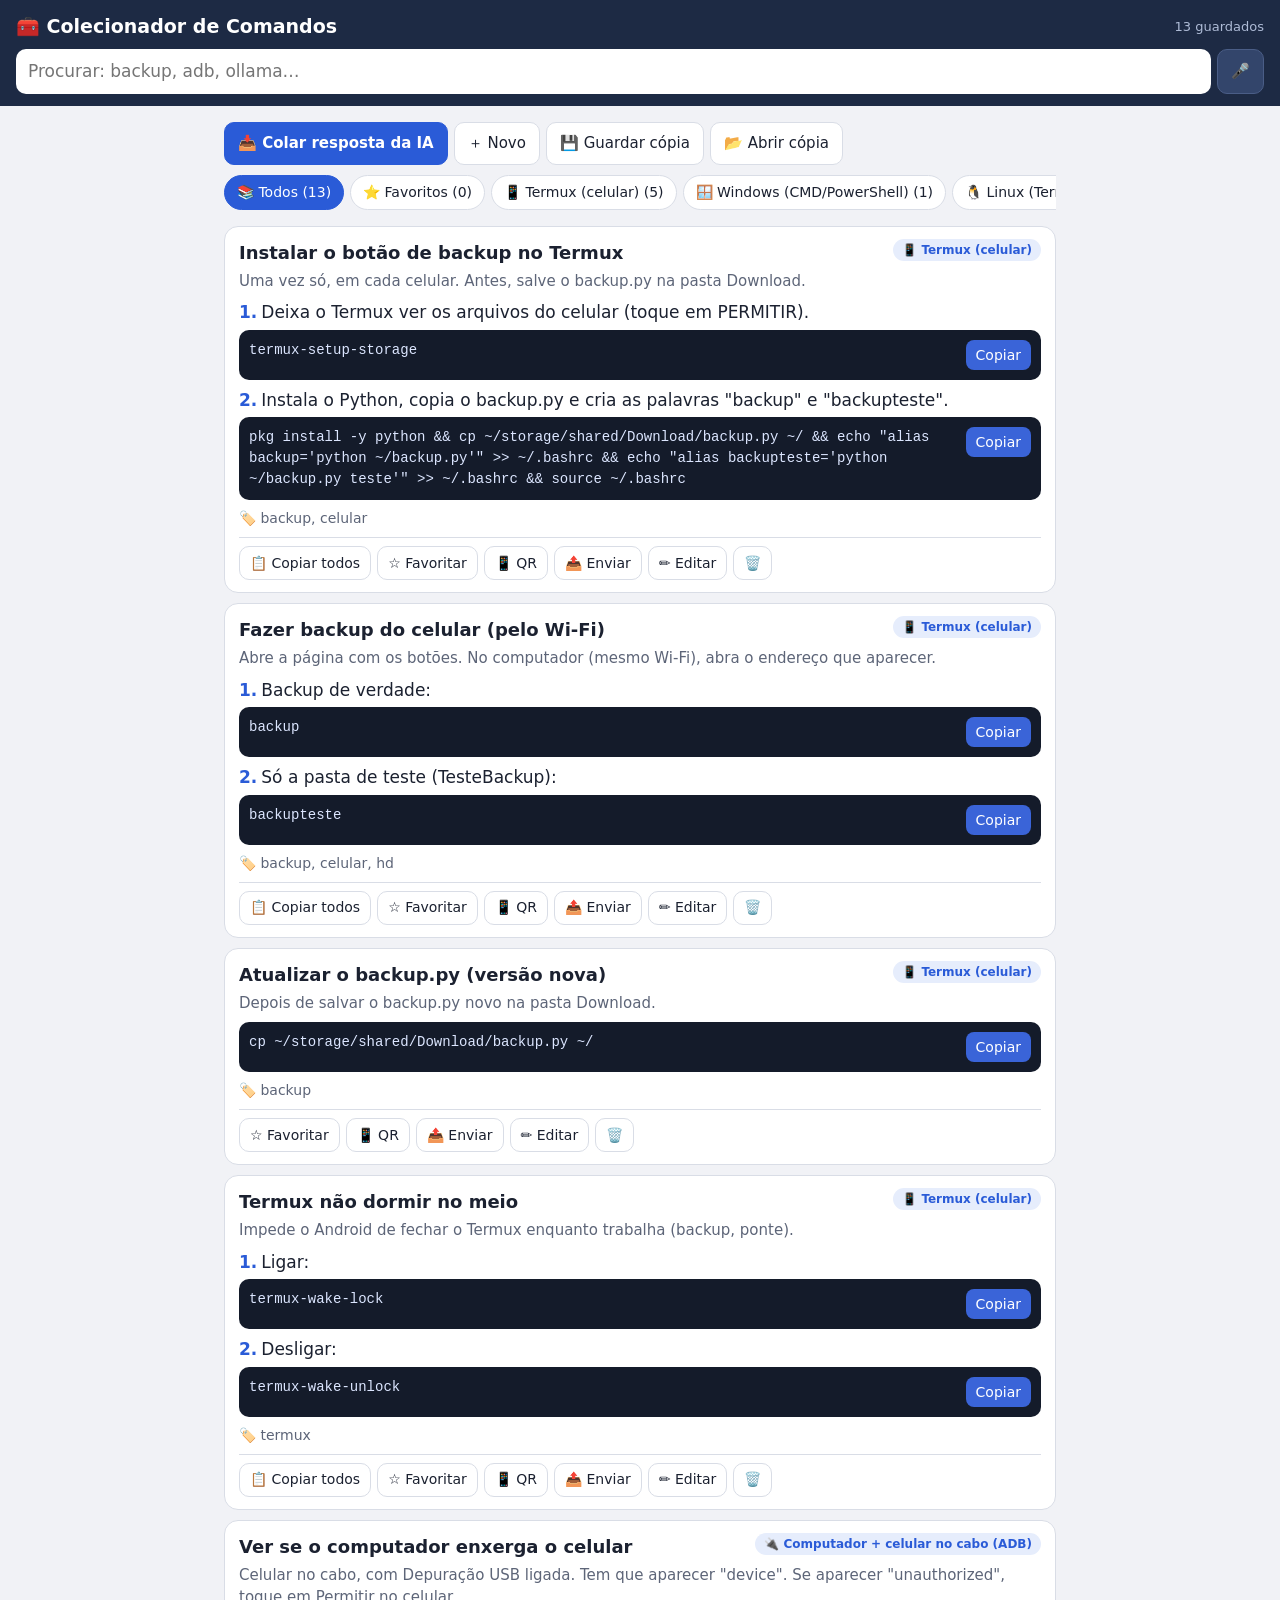
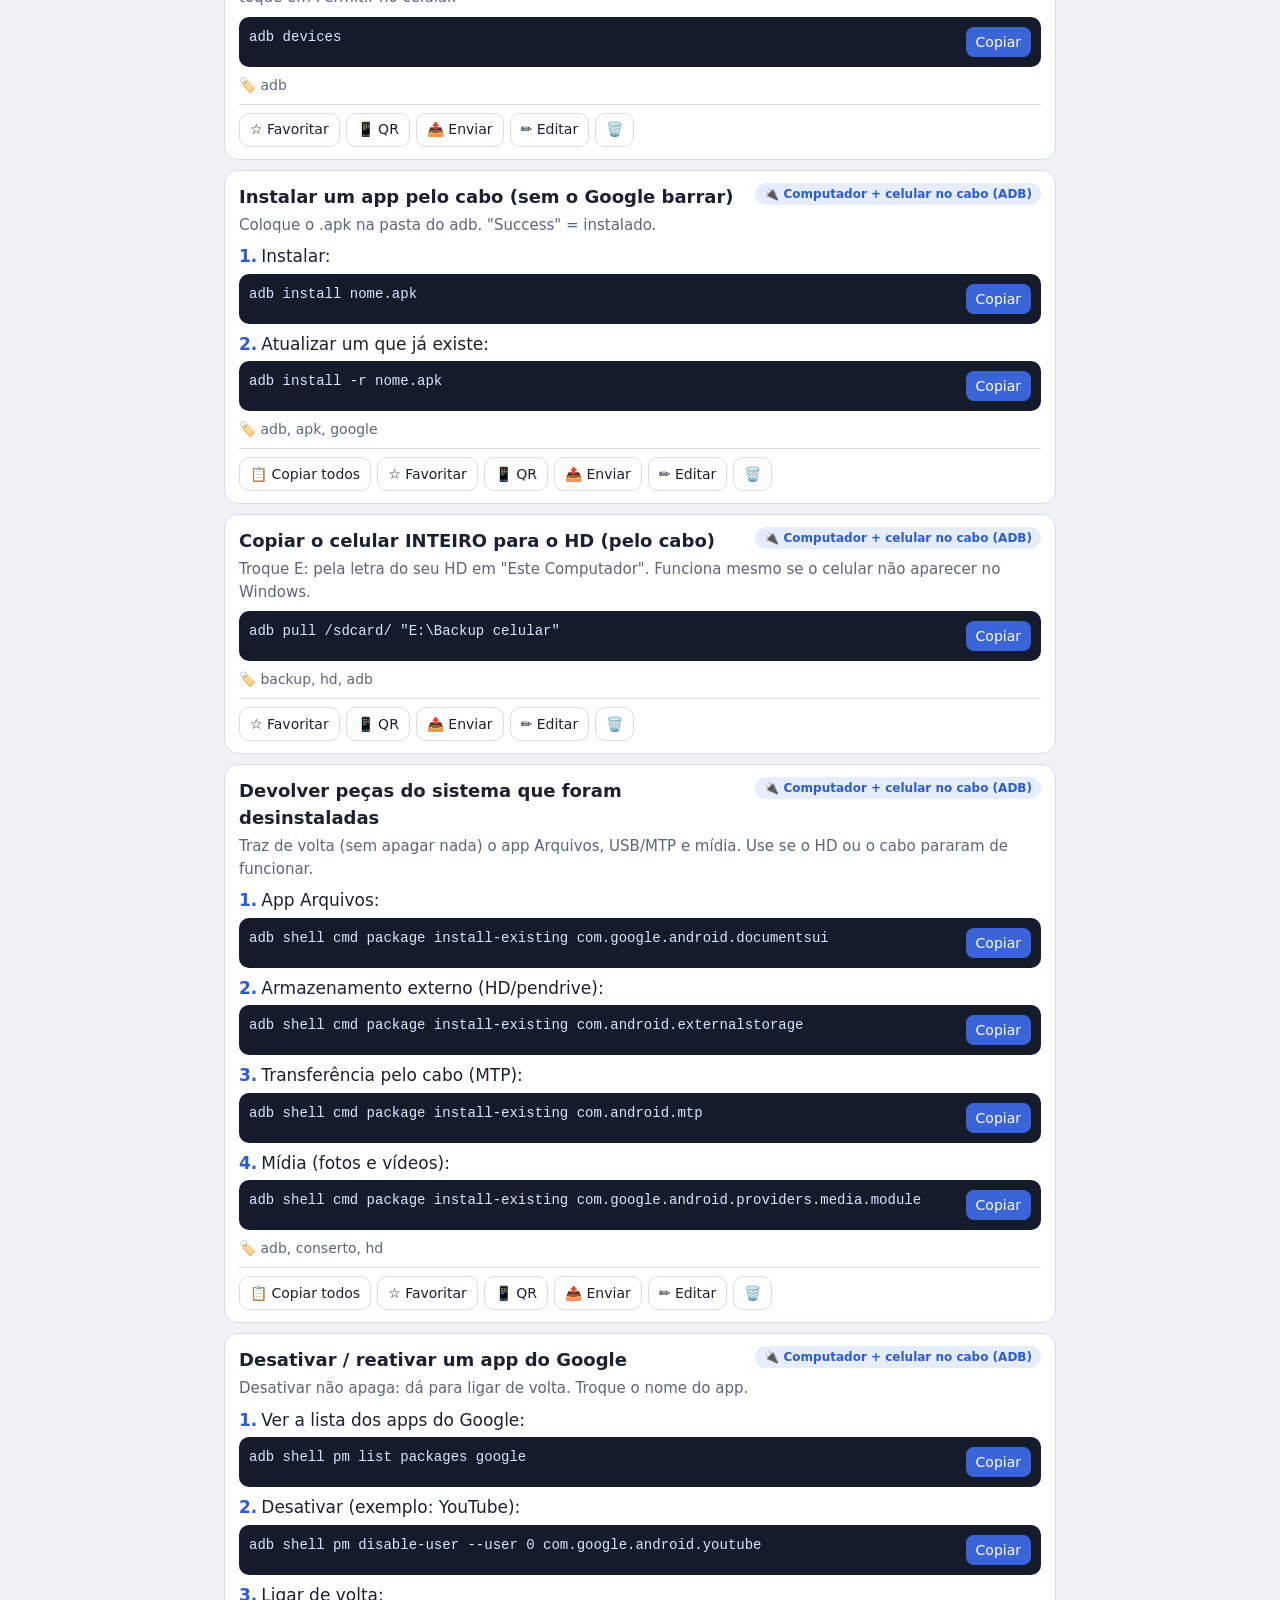
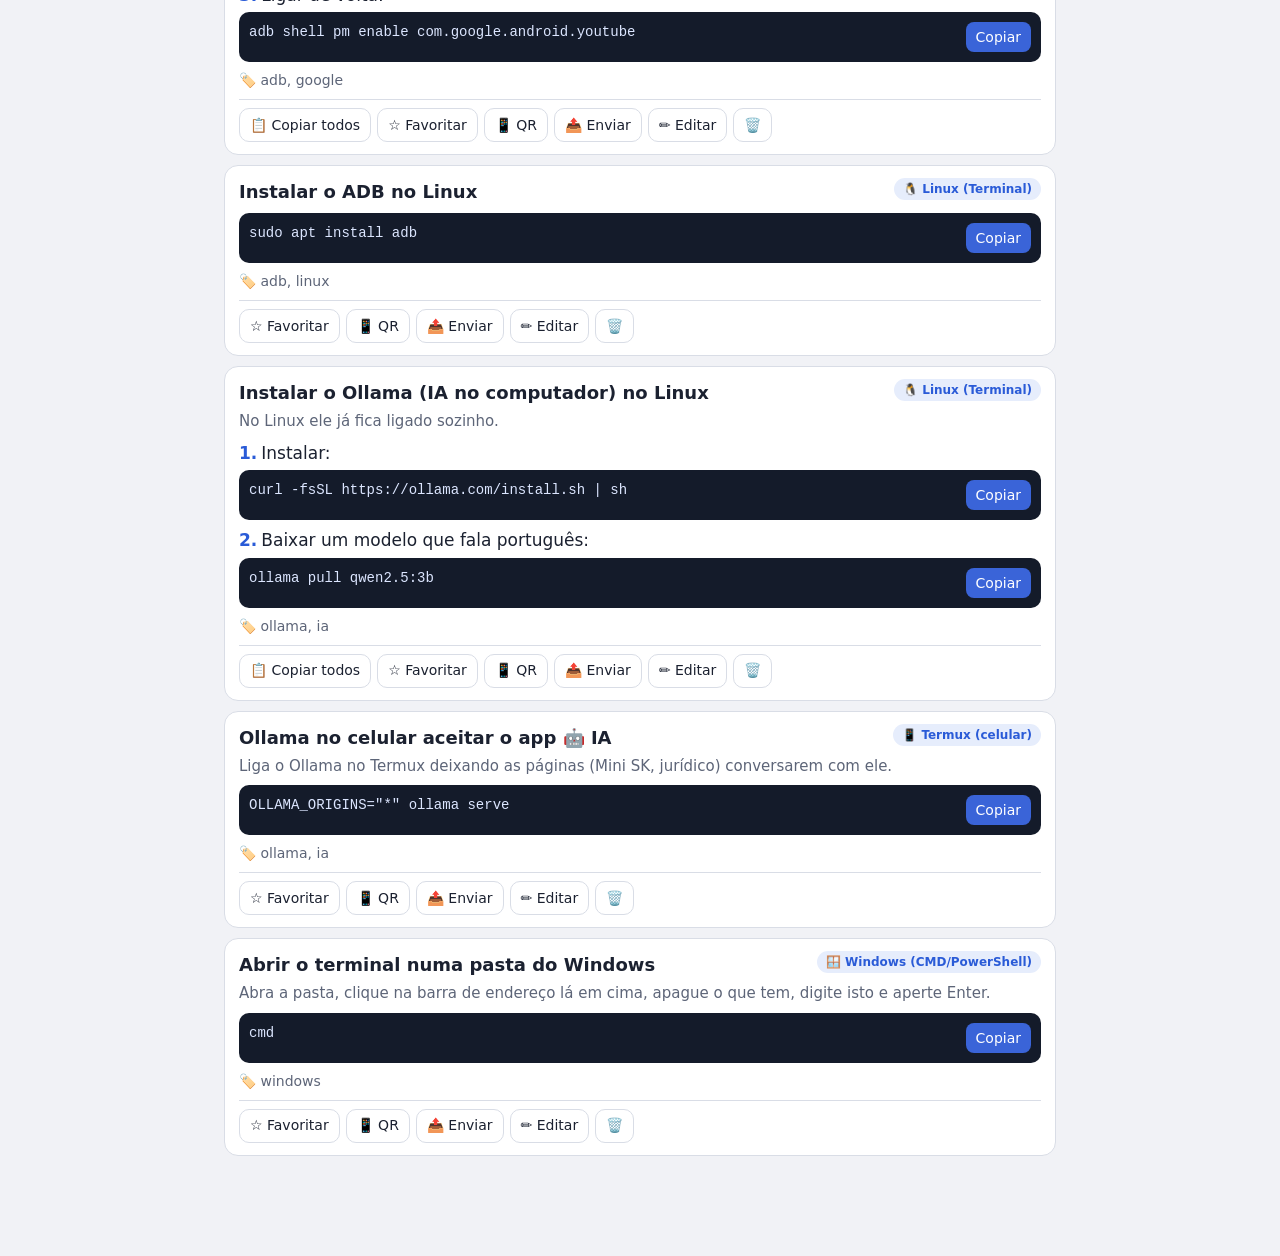
<file: app/ferramentas/colecionador.html>
<!doctype html>
<html lang="pt-BR">
<head><style>/* 23/11: sem esticar */html,body,*{overscroll-behavior:none}</style>
<meta charset="utf-8">
<meta name="viewport" content="width=device-width, initial-scale=1">
<meta name="theme-color" content="#1d2a44">
<title>Colecionador de Comandos</title>
<style>
:root { --bg:#f1f2f6; --p:#fff; --f:#1b2130; --m:#5d6578; --l:#d9dde6; --az:#2a5bd7; --azc:#e6edfc; --v:#1f6b4f; --vc:#e3f1e9; --a:#fff3d3; --r:#a3332a; --rc:#fbe6e3; --cod:#141b2a; --codf:#dce6ff; }
@media (prefers-color-scheme: dark) { :root:not([data-theme="light"]) { --bg:#10141c; --p:#181f2b; --f:#e8ebf2; --m:#9aa4b7; --l:#2a3343; --az:#7ea2ff; --azc:#1c2742; --v:#6fd1a4; --vc:#1d3329; --a:#33290f; --r:#f0958c; --rc:#3a1f1c; --cod:#0b0f18; color-scheme:dark; } }
* { box-sizing:border-box; }
body { margin:0; background:var(--bg); color:var(--f); font:17px/1.5 system-ui,"Segoe UI",Roboto,sans-serif; }
header { background:#1d2a44; color:#fff; padding:12px 16px; position:sticky; top:0; z-index:5; }
header .linha1 { display:flex; align-items:center; gap:8px; }
header b { font-size:19px; flex:1; }
header small { color:#aebbd6; font-size:13px; }
.busca { display:flex; gap:6px; margin-top:8px; }
.busca input { flex:1; min-width:0; font:inherit; padding:10px 12px; border-radius:10px; border:0; }
.bt { border:1px solid var(--l); background:var(--p); color:var(--f); border-radius:10px; padding:9px 13px; font:inherit; font-size:15px; cursor:pointer; min-height:42px; }
.bt.az { background:var(--az); border-color:var(--az); color:#fff; font-weight:600; }
.bt.r { background:var(--r); border-color:var(--r); color:#fff; }
.bt.mini { min-height:34px; padding:5px 10px; font-size:14px; }
.bt.cab { background:#33456b; border-color:#4a5d86; color:#fff; }
main { max-width:860px; margin:0 auto; padding:10px 14px 90px; }
.acoes { display:flex; gap:6px; flex-wrap:wrap; margin:6px 0 4px; }
.filtros { display:flex; gap:6px; overflow-x:auto; padding:6px 0; }
.filtros button { flex:none; border:1px solid var(--l); background:var(--p); color:var(--f); border-radius:999px; padding:6px 12px; font:inherit; font-size:14px; cursor:pointer; }
.filtros button.on { background:var(--az); border-color:var(--az); color:#fff; }
.item { background:var(--p); border:1px solid var(--l); border-radius:14px; padding:12px 14px; margin:10px 0; }
.item h3 { margin:0 0 4px; font-size:18px; display:flex; gap:8px; align-items:flex-start; }
.item h3 span.t { flex:1; }
.selo { display:inline-block; font-size:12px; font-weight:700; padding:2px 9px; border-radius:999px; background:var(--azc); color:var(--az); white-space:nowrap; }
.exp { color:var(--m); font-size:15px; margin:4px 0; white-space:pre-wrap; }
.passo { margin:8px 0; }
.passo .n { font-weight:700; color:var(--az); margin-right:4px; }
.cmd { display:flex; gap:8px; align-items:flex-start; background:var(--cod); color:var(--codf); border-radius:10px; padding:10px; margin:4px 0; }
.cmd pre { flex:1; min-width:0; margin:0; font:14px/1.5 ui-monospace,Consolas,monospace; white-space:pre-wrap; overflow-wrap:anywhere; }
.cmd button { flex:none; border:0; border-radius:8px; background:#3a64d8; color:#fff; padding:7px 10px; font:14px system-ui; cursor:pointer; }
.perigo { background:var(--rc); color:var(--r); border-radius:8px; padding:6px 10px; font-size:14px; margin:4px 0; }
.rodape-item { display:flex; gap:6px; flex-wrap:wrap; margin-top:8px; border-top:1px solid var(--l); padding-top:8px; }
.mut { color:var(--m); font-size:14px; }
.aviso { background:var(--a); border-radius:10px; padding:10px 12px; font-size:15px; margin:8px 0; }
.ok { background:var(--vc); border-radius:10px; padding:10px 12px; font-size:15px; margin:8px 0; }
dialog { border:0; border-radius:16px; padding:0; width:min(96vw,760px); max-height:92vh; background:var(--p); color:var(--f); box-shadow:0 20px 60px rgba(0,0,0,.35); }
dialog::backdrop { background:rgba(10,15,30,.55); }
.dlg { padding:14px 16px; overflow:auto; max-height:92vh; }
.dlg h2 { margin:0 0 10px; font-size:20px; }
.campo { margin:8px 0; } .campo label { display:block; font-size:14px; font-weight:600; margin-bottom:3px; }
.campo input, .campo select, .campo textarea { width:100%; font:inherit; padding:9px 11px; border-radius:10px; border:1px solid var(--l); background:var(--p); color:var(--f); }
textarea.mono { font:14px/1.5 ui-monospace,Consolas,monospace; }
.passo-ed { border:1px solid var(--l); border-radius:12px; padding:8px 10px; margin:8px 0; background:var(--bg); }
.extraido { border:1px solid var(--l); border-radius:12px; padding:8px 10px; margin:8px 0; }
.extraido.off { opacity:.45; }
.qr { display:flex; justify-content:center; padding:10px; background:#fff; border-radius:12px; }
.qr canvas { width:min(78vw,340px); height:auto; image-rendering:pixelated; }
.vazio { text-align:center; padding:30px 10px; color:var(--m); }
.toast { position:fixed; left:50%; bottom:18px; transform:translateX(-50%); background:#1b2130; color:#fff; padding:10px 16px; border-radius:10px; z-index:99; box-shadow:0 6px 20px rgba(0,0,0,.3); max-width:92vw; }
</style>
</head>
<body>
<header>
  <div class="linha1"><b>🧰 Colecionador de Comandos</b><small id="conta"></small></div>
  <div class="busca"><input type="search" id="q" placeholder="Procurar: backup, adb, ollama…" aria-label="Procurar"><button class="bt cab" id="mic-q" title="Falar">🎤</button></div>
</header>
<main>
  <div class="acoes">
    <button class="bt az" id="b-colar">📥 Colar resposta da IA</button>
    <button class="bt" id="b-novo">＋ Novo</button>
    <button class="bt" id="b-exportar">💾 Guardar cópia</button>
    <button class="bt" id="b-importar">📂 Abrir cópia</button>
    <input type="file" id="arq" accept=".json,application/json,text/plain" hidden>
  </div>
  <div id="lembrete"></div>
  <div class="filtros" id="filtros"></div>
  <div id="lista"></div>
</main>

<!-- editor -->
<dialog id="dlg-ed"><div class="dlg">
  <h2 id="ed-titulo-dlg">Comando</h2>
  <div class="campo"><label>Nome (para achar depois)</label><div style="display:flex;gap:6px"><input id="ed-titulo" placeholder="ex.: Fazer backup do celular"><button class="bt" type="button" data-mic="ed-titulo">🎤</button></div></div>
  <div class="campo"><label>Onde roda</label><select id="ed-onde"></select></div>
  <div class="campo"><label>Para que serve (explicação)</label><textarea id="ed-exp" rows="2" placeholder="ex.: Copia as fotos do celular para o computador pelo Wi-Fi"></textarea></div>
  <div id="ed-passos"></div>
  <button class="bt mini" id="ed-mais" type="button">＋ Mais um passo (comando seguinte)</button>
  <div class="campo"><label>Etiquetas (separadas por vírgula)</label><input id="ed-tags" placeholder="backup, celular"></div>
  <div class="acoes" style="justify-content:flex-end;margin-top:12px"><button class="bt" id="ed-cancelar" type="button">Cancelar</button><button class="bt az" id="ed-salvar" type="button">✅ Salvar</button></div>
</div></dialog>

<!-- colar da IA -->
<dialog id="dlg-colar"><div class="dlg">
  <h2>📥 Colar resposta da IA</h2>
  <p class="mut" style="margin:0 0 6px">Copie a resposta inteira (do Claude, do Gemini…) e cole aqui. Eu separo cada comando com a explicação que veio antes dele.</p>
  <textarea id="colar-txt" rows="8" class="mono" style="width:100%;border-radius:10px;border:1px solid var(--l);padding:10px;background:var(--p);color:var(--f)" placeholder="Cole aqui…"></textarea>
  <div class="acoes"><button class="bt" id="colar-area" type="button">📋 Colar do celular</button><button class="bt az" id="colar-separar" type="button">✂️ Separar os comandos</button></div>
  <div id="colar-res"></div>
  <div class="acoes" style="justify-content:flex-end;margin-top:10px"><button class="bt" id="colar-fechar" type="button">Fechar</button></div>
</div></dialog>

<!-- QR -->
<dialog id="dlg-qr"><div class="dlg" style="text-align:center">
  <h2 id="qr-titulo">📱 Passar para outro aparelho</h2>
  <p class="mut" style="margin:0 0 8px">No outro celular, abra a <b>câmera</b> e aponte para o quadrado. Toque no texto que aparece → <b>Copiar</b>.</p>
  <div class="qr"><canvas id="qr-canvas"></canvas></div>
  <p id="qr-parte" class="mut"></p>
  <div class="acoes" style="justify-content:center"><button class="bt" id="qr-ant" type="button">◀</button><label class="mut" style="display:flex;align-items:center;gap:6px"><input type="checkbox" id="qr-exp"> com explicação</label><button class="bt" id="qr-prox" type="button">▶</button></div>
  <div class="acoes" style="justify-content:center"><button class="bt az" id="qr-fechar" type="button">Fechar</button></div>
</div></dialog>

<script>
/* QRCode for JavaScript — (c) 2009 Kazuhiko Arase — MIT license (www.d-project.com). Empacotado para funcionar sem internet. */
var QRLib=(function(){var M={},C={};function req(n){n=n.replace("./","");if(C[n])return C[n].exports;var m={exports:{}};C[n]=m;M[n](m,m.exports);return m.exports;}
M["QR8bitByte"]=function(module,exports){
var QRMode = req('./QRMode');

function QR8bitByte(data) {
	this.mode = QRMode.MODE_8BIT_BYTE;
	this.data = data;
}

QR8bitByte.prototype = {

	getLength : function() {
		return this.data.length;
	},
	
	write : function(buffer) {
		for (var i = 0; i < this.data.length; i++) {
			// not JIS ...
			buffer.put(this.data.charCodeAt(i), 8);
		}
	}
};

module.exports = QR8bitByte;

};
M["QRBitBuffer"]=function(module,exports){
function QRBitBuffer() {
	this.buffer = [];
	this.length = 0;
}

QRBitBuffer.prototype = {

	get : function(index) {
		var bufIndex = Math.floor(index / 8);
		return ( (this.buffer[bufIndex] >>> (7 - index % 8) ) & 1) == 1;
	},
	
	put : function(num, length) {
		for (var i = 0; i < length; i++) {
			this.putBit( ( (num >>> (length - i - 1) ) & 1) == 1);
		}
	},
	
	getLengthInBits : function() {
		return this.length;
	},
	
	putBit : function(bit) {
	
		var bufIndex = Math.floor(this.length / 8);
		if (this.buffer.length <= bufIndex) {
			this.buffer.push(0);
		}
	
		if (bit) {
			this.buffer[bufIndex] |= (0x80 >>> (this.length % 8) );
		}
	
		this.length++;
	}
};

module.exports = QRBitBuffer;

};
M["QRErrorCorrectLevel"]=function(module,exports){
module.exports = {
	L : 1,
	M : 0,
	Q : 3,
	H : 2
};


};
M["QRMaskPattern"]=function(module,exports){
module.exports = {
	PATTERN000 : 0,
	PATTERN001 : 1,
	PATTERN010 : 2,
	PATTERN011 : 3,
	PATTERN100 : 4,
	PATTERN101 : 5,
	PATTERN110 : 6,
	PATTERN111 : 7
};

};
M["QRMath"]=function(module,exports){
var QRMath = {

	glog : function(n) {
	
		if (n < 1) {
			throw new Error("glog(" + n + ")");
		}
		
		return QRMath.LOG_TABLE[n];
	},
	
	gexp : function(n) {
	
		while (n < 0) {
			n += 255;
		}
	
		while (n >= 256) {
			n -= 255;
		}
	
		return QRMath.EXP_TABLE[n];
	},
	
	EXP_TABLE : new Array(256),
	
	LOG_TABLE : new Array(256)

};
	
for (var i = 0; i < 8; i++) {
	QRMath.EXP_TABLE[i] = 1 << i;
}
for (var i = 8; i < 256; i++) {
	QRMath.EXP_TABLE[i] = QRMath.EXP_TABLE[i - 4]
		^ QRMath.EXP_TABLE[i - 5]
		^ QRMath.EXP_TABLE[i - 6]
		^ QRMath.EXP_TABLE[i - 8];
}
for (var i = 0; i < 255; i++) {
	QRMath.LOG_TABLE[QRMath.EXP_TABLE[i] ] = i;
}

module.exports = QRMath;

};
M["QRMode"]=function(module,exports){
module.exports = {
    MODE_NUMBER :       1 << 0,
    MODE_ALPHA_NUM :    1 << 1,
    MODE_8BIT_BYTE :    1 << 2,
    MODE_KANJI :        1 << 3
};

};
M["QRPolynomial"]=function(module,exports){
var QRMath = req('./QRMath');

function QRPolynomial(num, shift) {
	if (num.length === undefined) {
		throw new Error(num.length + "/" + shift);
	}

	var offset = 0;

	while (offset < num.length && num[offset] === 0) {
		offset++;
	}

	this.num = new Array(num.length - offset + shift);
	for (var i = 0; i < num.length - offset; i++) {
		this.num[i] = num[i + offset];
	}
}

QRPolynomial.prototype = {

	get : function(index) {
		return this.num[index];
	},
	
	getLength : function() {
		return this.num.length;
	},
	
	multiply : function(e) {
	
		var num = new Array(this.getLength() + e.getLength() - 1);
	
		for (var i = 0; i < this.getLength(); i++) {
			for (var j = 0; j < e.getLength(); j++) {
				num[i + j] ^= QRMath.gexp(QRMath.glog(this.get(i) ) + QRMath.glog(e.get(j) ) );
			}
		}
	
		return new QRPolynomial(num, 0);
	},
	
	mod : function(e) {
	
		if (this.getLength() - e.getLength() < 0) {
			return this;
		}
	
		var ratio = QRMath.glog(this.get(0) ) - QRMath.glog(e.get(0) );
	
		var num = new Array(this.getLength() );
		
		for (var i = 0; i < this.getLength(); i++) {
			num[i] = this.get(i);
		}
		
		for (var x = 0; x < e.getLength(); x++) {
			num[x] ^= QRMath.gexp(QRMath.glog(e.get(x) ) + ratio);
		}
	
		// recursive call
		return new QRPolynomial(num, 0).mod(e);
	}
};

module.exports = QRPolynomial;

};
M["QRRSBlock"]=function(module,exports){
var QRErrorCorrectLevel = req('./QRErrorCorrectLevel');

function QRRSBlock(totalCount, dataCount) {
	this.totalCount = totalCount;
	this.dataCount  = dataCount;
}

QRRSBlock.RS_BLOCK_TABLE = [

	// L
	// M
	// Q
	// H

	// 1
	[1, 26, 19],
	[1, 26, 16],
	[1, 26, 13],
	[1, 26, 9],
	
	// 2
	[1, 44, 34],
	[1, 44, 28],
	[1, 44, 22],
	[1, 44, 16],

	// 3
	[1, 70, 55],
	[1, 70, 44],
	[2, 35, 17],
	[2, 35, 13],

	// 4		
	[1, 100, 80],
	[2, 50, 32],
	[2, 50, 24],
	[4, 25, 9],
	
	// 5
	[1, 134, 108],
	[2, 67, 43],
	[2, 33, 15, 2, 34, 16],
	[2, 33, 11, 2, 34, 12],
	
	// 6
	[2, 86, 68],
	[4, 43, 27],
	[4, 43, 19],
	[4, 43, 15],
	
	// 7		
	[2, 98, 78],
	[4, 49, 31],
	[2, 32, 14, 4, 33, 15],
	[4, 39, 13, 1, 40, 14],
	
	// 8
	[2, 121, 97],
	[2, 60, 38, 2, 61, 39],
	[4, 40, 18, 2, 41, 19],
	[4, 40, 14, 2, 41, 15],
	
	// 9
	[2, 146, 116],
	[3, 58, 36, 2, 59, 37],
	[4, 36, 16, 4, 37, 17],
	[4, 36, 12, 4, 37, 13],
	
	// 10		
	[2, 86, 68, 2, 87, 69],
	[4, 69, 43, 1, 70, 44],
	[6, 43, 19, 2, 44, 20],
	[6, 43, 15, 2, 44, 16],

	// 11
	[4, 101, 81],
	[1, 80, 50, 4, 81, 51],
	[4, 50, 22, 4, 51, 23],
	[3, 36, 12, 8, 37, 13],

	// 12
	[2, 116, 92, 2, 117, 93],
	[6, 58, 36, 2, 59, 37],
	[4, 46, 20, 6, 47, 21],
	[7, 42, 14, 4, 43, 15],

	// 13
	[4, 133, 107],
	[8, 59, 37, 1, 60, 38],
	[8, 44, 20, 4, 45, 21],
	[12, 33, 11, 4, 34, 12],

	// 14
	[3, 145, 115, 1, 146, 116],
	[4, 64, 40, 5, 65, 41],
	[11, 36, 16, 5, 37, 17],
	[11, 36, 12, 5, 37, 13],

	// 15
	[5, 109, 87, 1, 110, 88],
	[5, 65, 41, 5, 66, 42],
	[5, 54, 24, 7, 55, 25],
	[11, 36, 12],

	// 16
	[5, 122, 98, 1, 123, 99],
	[7, 73, 45, 3, 74, 46],
	[15, 43, 19, 2, 44, 20],
	[3, 45, 15, 13, 46, 16],

	// 17
	[1, 135, 107, 5, 136, 108],
	[10, 74, 46, 1, 75, 47],
	[1, 50, 22, 15, 51, 23],
	[2, 42, 14, 17, 43, 15],

	// 18
	[5, 150, 120, 1, 151, 121],
	[9, 69, 43, 4, 70, 44],
	[17, 50, 22, 1, 51, 23],
	[2, 42, 14, 19, 43, 15],

	// 19
	[3, 141, 113, 4, 142, 114],
	[3, 70, 44, 11, 71, 45],
	[17, 47, 21, 4, 48, 22],
	[9, 39, 13, 16, 40, 14],

	// 20
	[3, 135, 107, 5, 136, 108],
	[3, 67, 41, 13, 68, 42],
	[15, 54, 24, 5, 55, 25],
	[15, 43, 15, 10, 44, 16],

	// 21
	[4, 144, 116, 4, 145, 117],
	[17, 68, 42],
	[17, 50, 22, 6, 51, 23],
	[19, 46, 16, 6, 47, 17],

	// 22
	[2, 139, 111, 7, 140, 112],
	[17, 74, 46],
	[7, 54, 24, 16, 55, 25],
	[34, 37, 13],

	// 23
	[4, 151, 121, 5, 152, 122],
	[4, 75, 47, 14, 76, 48],
	[11, 54, 24, 14, 55, 25],
	[16, 45, 15, 14, 46, 16],

	// 24
	[6, 147, 117, 4, 148, 118],
	[6, 73, 45, 14, 74, 46],
	[11, 54, 24, 16, 55, 25],
	[30, 46, 16, 2, 47, 17],

	// 25
	[8, 132, 106, 4, 133, 107],
	[8, 75, 47, 13, 76, 48],
	[7, 54, 24, 22, 55, 25],
	[22, 45, 15, 13, 46, 16],

	// 26
	[10, 142, 114, 2, 143, 115],
	[19, 74, 46, 4, 75, 47],
	[28, 50, 22, 6, 51, 23],
	[33, 46, 16, 4, 47, 17],

	// 27
	[8, 152, 122, 4, 153, 123],
	[22, 73, 45, 3, 74, 46],
	[8, 53, 23, 26, 54, 24],
	[12, 45, 15, 28, 46, 16],

	// 28
	[3, 147, 117, 10, 148, 118],
	[3, 73, 45, 23, 74, 46],
	[4, 54, 24, 31, 55, 25],
	[11, 45, 15, 31, 46, 16],

	// 29
	[7, 146, 116, 7, 147, 117],
	[21, 73, 45, 7, 74, 46],
	[1, 53, 23, 37, 54, 24],
	[19, 45, 15, 26, 46, 16],

	// 30
	[5, 145, 115, 10, 146, 116],
	[19, 75, 47, 10, 76, 48],
	[15, 54, 24, 25, 55, 25],
	[23, 45, 15, 25, 46, 16],

	// 31
	[13, 145, 115, 3, 146, 116],
	[2, 74, 46, 29, 75, 47],
	[42, 54, 24, 1, 55, 25],
	[23, 45, 15, 28, 46, 16],

	// 32
	[17, 145, 115],
	[10, 74, 46, 23, 75, 47],
	[10, 54, 24, 35, 55, 25],
	[19, 45, 15, 35, 46, 16],

	// 33
	[17, 145, 115, 1, 146, 116],
	[14, 74, 46, 21, 75, 47],
	[29, 54, 24, 19, 55, 25],
	[11, 45, 15, 46, 46, 16],

	// 34
	[13, 145, 115, 6, 146, 116],
	[14, 74, 46, 23, 75, 47],
	[44, 54, 24, 7, 55, 25],
	[59, 46, 16, 1, 47, 17],

	// 35
	[12, 151, 121, 7, 152, 122],
	[12, 75, 47, 26, 76, 48],
	[39, 54, 24, 14, 55, 25],
	[22, 45, 15, 41, 46, 16],

	// 36
	[6, 151, 121, 14, 152, 122],
	[6, 75, 47, 34, 76, 48],
	[46, 54, 24, 10, 55, 25],
	[2, 45, 15, 64, 46, 16],

	// 37
	[17, 152, 122, 4, 153, 123],
	[29, 74, 46, 14, 75, 47],
	[49, 54, 24, 10, 55, 25],
	[24, 45, 15, 46, 46, 16],

	// 38
	[4, 152, 122, 18, 153, 123],
	[13, 74, 46, 32, 75, 47],
	[48, 54, 24, 14, 55, 25],
	[42, 45, 15, 32, 46, 16],

	// 39
	[20, 147, 117, 4, 148, 118],
	[40, 75, 47, 7, 76, 48],
	[43, 54, 24, 22, 55, 25],
	[10, 45, 15, 67, 46, 16],

	// 40
	[19, 148, 118, 6, 149, 119],
	[18, 75, 47, 31, 76, 48],
	[34, 54, 24, 34, 55, 25],
	[20, 45, 15, 61, 46, 16]
];

QRRSBlock.getRSBlocks = function(typeNumber, errorCorrectLevel) {
	
	var rsBlock = QRRSBlock.getRsBlockTable(typeNumber, errorCorrectLevel);
	
	if (rsBlock === undefined) {
		throw new Error("bad rs block @ typeNumber:" + typeNumber + "/errorCorrectLevel:" + errorCorrectLevel);
	}

	var length = rsBlock.length / 3;
	
	var list = [];
	
	for (var i = 0; i < length; i++) {

		var count = rsBlock[i * 3 + 0];
		var totalCount = rsBlock[i * 3 + 1];
		var dataCount  = rsBlock[i * 3 + 2];

		for (var j = 0; j < count; j++) {
			list.push(new QRRSBlock(totalCount, dataCount) );	
		}
	}
	
	return list;
};

QRRSBlock.getRsBlockTable = function(typeNumber, errorCorrectLevel) {

	switch(errorCorrectLevel) {
	case QRErrorCorrectLevel.L :
		return QRRSBlock.RS_BLOCK_TABLE[(typeNumber - 1) * 4 + 0];
	case QRErrorCorrectLevel.M :
		return QRRSBlock.RS_BLOCK_TABLE[(typeNumber - 1) * 4 + 1];
	case QRErrorCorrectLevel.Q :
		return QRRSBlock.RS_BLOCK_TABLE[(typeNumber - 1) * 4 + 2];
	case QRErrorCorrectLevel.H :
		return QRRSBlock.RS_BLOCK_TABLE[(typeNumber - 1) * 4 + 3];
	default :
		return undefined;
	}
};

module.exports = QRRSBlock;

};
M["QRUtil"]=function(module,exports){
var QRMode = req('./QRMode');
var QRPolynomial = req('./QRPolynomial');
var QRMath = req('./QRMath');
var QRMaskPattern = req('./QRMaskPattern');

var QRUtil = {

    PATTERN_POSITION_TABLE : [
        [],
        [6, 18],
        [6, 22],
        [6, 26],
        [6, 30],
        [6, 34],
        [6, 22, 38],
        [6, 24, 42],
        [6, 26, 46],
        [6, 28, 50],
        [6, 30, 54],        
        [6, 32, 58],
        [6, 34, 62],
        [6, 26, 46, 66],
        [6, 26, 48, 70],
        [6, 26, 50, 74],
        [6, 30, 54, 78],
        [6, 30, 56, 82],
        [6, 30, 58, 86],
        [6, 34, 62, 90],
        [6, 28, 50, 72, 94],
        [6, 26, 50, 74, 98],
        [6, 30, 54, 78, 102],
        [6, 28, 54, 80, 106],
        [6, 32, 58, 84, 110],
        [6, 30, 58, 86, 114],
        [6, 34, 62, 90, 118],
        [6, 26, 50, 74, 98, 122],
        [6, 30, 54, 78, 102, 126],
        [6, 26, 52, 78, 104, 130],
        [6, 30, 56, 82, 108, 134],
        [6, 34, 60, 86, 112, 138],
        [6, 30, 58, 86, 114, 142],
        [6, 34, 62, 90, 118, 146],
        [6, 30, 54, 78, 102, 126, 150],
        [6, 24, 50, 76, 102, 128, 154],
        [6, 28, 54, 80, 106, 132, 158],
        [6, 32, 58, 84, 110, 136, 162],
        [6, 26, 54, 82, 110, 138, 166],
        [6, 30, 58, 86, 114, 142, 170]
    ],

    G15 : (1 << 10) | (1 << 8) | (1 << 5) | (1 << 4) | (1 << 2) | (1 << 1) | (1 << 0),
    G18 : (1 << 12) | (1 << 11) | (1 << 10) | (1 << 9) | (1 << 8) | (1 << 5) | (1 << 2) | (1 << 0),
    G15_MASK : (1 << 14) | (1 << 12) | (1 << 10)    | (1 << 4) | (1 << 1),

    getBCHTypeInfo : function(data) {
        var d = data << 10;
        while (QRUtil.getBCHDigit(d) - QRUtil.getBCHDigit(QRUtil.G15) >= 0) {
            d ^= (QRUtil.G15 << (QRUtil.getBCHDigit(d) - QRUtil.getBCHDigit(QRUtil.G15) ) );    
        }
        return ( (data << 10) | d) ^ QRUtil.G15_MASK;
    },

    getBCHTypeNumber : function(data) {
        var d = data << 12;
        while (QRUtil.getBCHDigit(d) - QRUtil.getBCHDigit(QRUtil.G18) >= 0) {
            d ^= (QRUtil.G18 << (QRUtil.getBCHDigit(d) - QRUtil.getBCHDigit(QRUtil.G18) ) );    
        }
        return (data << 12) | d;
    },

    getBCHDigit : function(data) {

        var digit = 0;

        while (data !== 0) {
            digit++;
            data >>>= 1;
        }

        return digit;
    },

    getPatternPosition : function(typeNumber) {
        return QRUtil.PATTERN_POSITION_TABLE[typeNumber - 1];
    },

    getMask : function(maskPattern, i, j) {
        
        switch (maskPattern) {
            
        case QRMaskPattern.PATTERN000 : return (i + j) % 2 === 0;
        case QRMaskPattern.PATTERN001 : return i % 2 === 0;
        case QRMaskPattern.PATTERN010 : return j % 3 === 0;
        case QRMaskPattern.PATTERN011 : return (i + j) % 3 === 0;
        case QRMaskPattern.PATTERN100 : return (Math.floor(i / 2) + Math.floor(j / 3) ) % 2 === 0;
        case QRMaskPattern.PATTERN101 : return (i * j) % 2 + (i * j) % 3 === 0;
        case QRMaskPattern.PATTERN110 : return ( (i * j) % 2 + (i * j) % 3) % 2 === 0;
        case QRMaskPattern.PATTERN111 : return ( (i * j) % 3 + (i + j) % 2) % 2 === 0;

        default :
            throw new Error("bad maskPattern:" + maskPattern);
        }
    },

    getErrorCorrectPolynomial : function(errorCorrectLength) {

        var a = new QRPolynomial([1], 0);

        for (var i = 0; i < errorCorrectLength; i++) {
            a = a.multiply(new QRPolynomial([1, QRMath.gexp(i)], 0) );
        }

        return a;
    },

    getLengthInBits : function(mode, type) {

        if (1 <= type && type < 10) {

            // 1 - 9

            switch(mode) {
            case QRMode.MODE_NUMBER     : return 10;
            case QRMode.MODE_ALPHA_NUM  : return 9;
            case QRMode.MODE_8BIT_BYTE  : return 8;
            case QRMode.MODE_KANJI      : return 8;
            default :
                throw new Error("mode:" + mode);
            }

        } else if (type < 27) {

            // 10 - 26

            switch(mode) {
            case QRMode.MODE_NUMBER     : return 12;
            case QRMode.MODE_ALPHA_NUM  : return 11;
            case QRMode.MODE_8BIT_BYTE  : return 16;
            case QRMode.MODE_KANJI      : return 10;
            default :
                throw new Error("mode:" + mode);
            }

        } else if (type < 41) {

            // 27 - 40

            switch(mode) {
            case QRMode.MODE_NUMBER     : return 14;
            case QRMode.MODE_ALPHA_NUM  : return 13;
            case QRMode.MODE_8BIT_BYTE  : return 16;
            case QRMode.MODE_KANJI      : return 12;
            default :
                throw new Error("mode:" + mode);
            }

        } else {
            throw new Error("type:" + type);
        }
    },

    getLostPoint : function(qrCode) {
        
        var moduleCount = qrCode.getModuleCount();
        var lostPoint = 0;
        var row = 0; 
        var col = 0;

        
        // LEVEL1
        
        for (row = 0; row < moduleCount; row++) {

            for (col = 0; col < moduleCount; col++) {

                var sameCount = 0;
                var dark = qrCode.isDark(row, col);

                for (var r = -1; r <= 1; r++) {

                    if (row + r < 0 || moduleCount <= row + r) {
                        continue;
                    }

                    for (var c = -1; c <= 1; c++) {

                        if (col + c < 0 || moduleCount <= col + c) {
                            continue;
                        }

                        if (r === 0 && c === 0) {
                            continue;
                        }

                        if (dark === qrCode.isDark(row + r, col + c) ) {
                            sameCount++;
                        }
                    }
                }

                if (sameCount > 5) {
                    lostPoint += (3 + sameCount - 5);
                }
            }
        }

        // LEVEL2

        for (row = 0; row < moduleCount - 1; row++) {
            for (col = 0; col < moduleCount - 1; col++) {
                var count = 0;
                if (qrCode.isDark(row,     col    ) ) count++;
                if (qrCode.isDark(row + 1, col    ) ) count++;
                if (qrCode.isDark(row,     col + 1) ) count++;
                if (qrCode.isDark(row + 1, col + 1) ) count++;
                if (count === 0 || count === 4) {
                    lostPoint += 3;
                }
            }
        }

        // LEVEL3

        for (row = 0; row < moduleCount; row++) {
            for (col = 0; col < moduleCount - 6; col++) {
                if (qrCode.isDark(row, col) && 
                        !qrCode.isDark(row, col + 1) && 
                         qrCode.isDark(row, col + 2) && 
                         qrCode.isDark(row, col + 3) && 
                         qrCode.isDark(row, col + 4) && 
                        !qrCode.isDark(row, col + 5) && 
                         qrCode.isDark(row, col + 6) ) {
                    lostPoint += 40;
                }
            }
        }

        for (col = 0; col < moduleCount; col++) {
            for (row = 0; row < moduleCount - 6; row++) {
                if (qrCode.isDark(row, col) &&
                        !qrCode.isDark(row + 1, col) &&
                         qrCode.isDark(row + 2, col) &&
                         qrCode.isDark(row + 3, col) &&
                         qrCode.isDark(row + 4, col) &&
                        !qrCode.isDark(row + 5, col) &&
                         qrCode.isDark(row + 6, col) ) {
                    lostPoint += 40;
                }
            }
        }

        // LEVEL4
        
        var darkCount = 0;

        for (col = 0; col < moduleCount; col++) {
            for (row = 0; row < moduleCount; row++) {
                if (qrCode.isDark(row, col) ) {
                    darkCount++;
                }
            }
        }
        
        var ratio = Math.abs(100 * darkCount / moduleCount / moduleCount - 50) / 5;
        lostPoint += ratio * 10;

        return lostPoint;       
    }

};

module.exports = QRUtil;

};
M["index"]=function(module,exports){
//---------------------------------------------------------------------
// QRCode for JavaScript
//
// Copyright (c) 2009 Kazuhiko Arase
//
// URL: http://www.d-project.com/
//
// Licensed under the MIT license:
//   http://www.opensource.org/licenses/mit-license.php
//
// The word "QR Code" is registered trademark of 
// DENSO WAVE INCORPORATED
//   http://www.denso-wave.com/qrcode/faqpatent-e.html
//
//---------------------------------------------------------------------
// Modified to work in node for this project (and some refactoring)
//---------------------------------------------------------------------

var QR8bitByte = req('./QR8bitByte');
var QRUtil = req('./QRUtil');
var QRPolynomial = req('./QRPolynomial');
var QRRSBlock = req('./QRRSBlock');
var QRBitBuffer = req('./QRBitBuffer');

function QRCode(typeNumber, errorCorrectLevel) {
	this.typeNumber = typeNumber;
	this.errorCorrectLevel = errorCorrectLevel;
	this.modules = null;
	this.moduleCount = 0;
	this.dataCache = null;
	this.dataList = [];
}

QRCode.prototype = {
	
	addData : function(data) {
		var newData = new QR8bitByte(data);
		this.dataList.push(newData);
		this.dataCache = null;
	},
	
	isDark : function(row, col) {
		if (row < 0 || this.moduleCount <= row || col < 0 || this.moduleCount <= col) {
			throw new Error(row + "," + col);
		}
		return this.modules[row][col];
	},

	getModuleCount : function() {
		return this.moduleCount;
	},
	
	make : function() {
		// Calculate automatically typeNumber if provided is < 1
		if (this.typeNumber < 1 ){
			var typeNumber = 1;
			for (typeNumber = 1; typeNumber < 40; typeNumber++) {
				var rsBlocks = QRRSBlock.getRSBlocks(typeNumber, this.errorCorrectLevel);

				var buffer = new QRBitBuffer();
				var totalDataCount = 0;
				for (var i = 0; i < rsBlocks.length; i++) {
					totalDataCount += rsBlocks[i].dataCount;
				}

				for (var x = 0; x < this.dataList.length; x++) {
					var data = this.dataList[x];
					buffer.put(data.mode, 4);
					buffer.put(data.getLength(), QRUtil.getLengthInBits(data.mode, typeNumber) );
					data.write(buffer);
				}
				if (buffer.getLengthInBits() <= totalDataCount * 8)
					break;
			}
			this.typeNumber = typeNumber;
		}
		this.makeImpl(false, this.getBestMaskPattern() );
	},
	
	makeImpl : function(test, maskPattern) {
		
		this.moduleCount = this.typeNumber * 4 + 17;
		this.modules = new Array(this.moduleCount);
		
		for (var row = 0; row < this.moduleCount; row++) {
			
			this.modules[row] = new Array(this.moduleCount);
			
			for (var col = 0; col < this.moduleCount; col++) {
				this.modules[row][col] = null;//(col + row) % 3;
			}
		}
	
		this.setupPositionProbePattern(0, 0);
		this.setupPositionProbePattern(this.moduleCount - 7, 0);
		this.setupPositionProbePattern(0, this.moduleCount - 7);
		this.setupPositionAdjustPattern();
		this.setupTimingPattern();
		this.setupTypeInfo(test, maskPattern);
		
		if (this.typeNumber >= 7) {
			this.setupTypeNumber(test);
		}
	
		if (this.dataCache === null) {
			this.dataCache = QRCode.createData(this.typeNumber, this.errorCorrectLevel, this.dataList);
		}
	
		this.mapData(this.dataCache, maskPattern);
	},

	setupPositionProbePattern : function(row, col)  {
		
		for (var r = -1; r <= 7; r++) {
			
			if (row + r <= -1 || this.moduleCount <= row + r) continue;
			
			for (var c = -1; c <= 7; c++) {
				
				if (col + c <= -1 || this.moduleCount <= col + c) continue;
				
				if ( (0 <= r && r <= 6 && (c === 0 || c === 6) ) || 
                     (0 <= c && c <= 6 && (r === 0 || r === 6) ) || 
                     (2 <= r && r <= 4 && 2 <= c && c <= 4) ) {
					this.modules[row + r][col + c] = true;
				} else {
					this.modules[row + r][col + c] = false;
				}
			}		
		}		
	},
	
	getBestMaskPattern : function() {
	
		var minLostPoint = 0;
		var pattern = 0;
	
		for (var i = 0; i < 8; i++) {
			
			this.makeImpl(true, i);
	
			var lostPoint = QRUtil.getLostPoint(this);
	
			if (i === 0 || minLostPoint >  lostPoint) {
				minLostPoint = lostPoint;
				pattern = i;
			}
		}
	
		return pattern;
	},
	
	createMovieClip : function(target_mc, instance_name, depth) {
	
		var qr_mc = target_mc.createEmptyMovieClip(instance_name, depth);
		var cs = 1;
	
		this.make();

		for (var row = 0; row < this.modules.length; row++) {
			
			var y = row * cs;
			
			for (var col = 0; col < this.modules[row].length; col++) {
	
				var x = col * cs;
				var dark = this.modules[row][col];
			
				if (dark) {
					qr_mc.beginFill(0, 100);
					qr_mc.moveTo(x, y);
					qr_mc.lineTo(x + cs, y);
					qr_mc.lineTo(x + cs, y + cs);
					qr_mc.lineTo(x, y + cs);
					qr_mc.endFill();
				}
			}
		}
		
		return qr_mc;
	},

	setupTimingPattern : function() {
		
		for (var r = 8; r < this.moduleCount - 8; r++) {
			if (this.modules[r][6] !== null) {
				continue;
			}
			this.modules[r][6] = (r % 2 === 0);
		}
	
		for (var c = 8; c < this.moduleCount - 8; c++) {
			if (this.modules[6][c] !== null) {
				continue;
			}
			this.modules[6][c] = (c % 2 === 0);
		}
	},
	
	setupPositionAdjustPattern : function() {
	
		var pos = QRUtil.getPatternPosition(this.typeNumber);
		
		for (var i = 0; i < pos.length; i++) {
		
			for (var j = 0; j < pos.length; j++) {
			
				var row = pos[i];
				var col = pos[j];
				
				if (this.modules[row][col] !== null) {
					continue;
				}
				
				for (var r = -2; r <= 2; r++) {
				
					for (var c = -2; c <= 2; c++) {
					
						if (Math.abs(r) === 2 || 
                            Math.abs(c) === 2 ||
                            (r === 0 && c === 0) ) {
							this.modules[row + r][col + c] = true;
						} else {
							this.modules[row + r][col + c] = false;
						}
					}
				}
			}
		}
	},
	
	setupTypeNumber : function(test) {
	
		var bits = QRUtil.getBCHTypeNumber(this.typeNumber);
        var mod;
	
		for (var i = 0; i < 18; i++) {
			mod = (!test && ( (bits >> i) & 1) === 1);
			this.modules[Math.floor(i / 3)][i % 3 + this.moduleCount - 8 - 3] = mod;
		}
	
		for (var x = 0; x < 18; x++) {
			mod = (!test && ( (bits >> x) & 1) === 1);
			this.modules[x % 3 + this.moduleCount - 8 - 3][Math.floor(x / 3)] = mod;
		}
	},
	
	setupTypeInfo : function(test, maskPattern) {
	
		var data = (this.errorCorrectLevel << 3) | maskPattern;
		var bits = QRUtil.getBCHTypeInfo(data);
        var mod;
	
		// vertical		
		for (var v = 0; v < 15; v++) {
	
			mod = (!test && ( (bits >> v) & 1) === 1);
	
			if (v < 6) {
				this.modules[v][8] = mod;
			} else if (v < 8) {
				this.modules[v + 1][8] = mod;
			} else {
				this.modules[this.moduleCount - 15 + v][8] = mod;
			}
		}
	
		// horizontal
		for (var h = 0; h < 15; h++) {
	
			mod = (!test && ( (bits >> h) & 1) === 1);
			
			if (h < 8) {
				this.modules[8][this.moduleCount - h - 1] = mod;
			} else if (h < 9) {
				this.modules[8][15 - h - 1 + 1] = mod;
			} else {
				this.modules[8][15 - h - 1] = mod;
			}
		}
	
		// fixed module
		this.modules[this.moduleCount - 8][8] = (!test);
	
	},
	
	mapData : function(data, maskPattern) {
		
		var inc = -1;
		var row = this.moduleCount - 1;
		var bitIndex = 7;
		var byteIndex = 0;
		
		for (var col = this.moduleCount - 1; col > 0; col -= 2) {
	
			if (col === 6) col--;
	
			while (true) {
	
				for (var c = 0; c < 2; c++) {
					
					if (this.modules[row][col - c] === null) {
						
						var dark = false;
	
						if (byteIndex < data.length) {
							dark = ( ( (data[byteIndex] >>> bitIndex) & 1) === 1);
						}
	
						var mask = QRUtil.getMask(maskPattern, row, col - c);
	
						if (mask) {
							dark = !dark;
						}
						
						this.modules[row][col - c] = dark;
						bitIndex--;
	
						if (bitIndex === -1) {
							byteIndex++;
							bitIndex = 7;
						}
					}
				}
								
				row += inc;
	
				if (row < 0 || this.moduleCount <= row) {
					row -= inc;
					inc = -inc;
					break;
				}
			}
		}
		
	}

};

QRCode.PAD0 = 0xEC;
QRCode.PAD1 = 0x11;

QRCode.createData = function(typeNumber, errorCorrectLevel, dataList) {
	
	var rsBlocks = QRRSBlock.getRSBlocks(typeNumber, errorCorrectLevel);
	
	var buffer = new QRBitBuffer();
	
	for (var i = 0; i < dataList.length; i++) {
		var data = dataList[i];
		buffer.put(data.mode, 4);
		buffer.put(data.getLength(), QRUtil.getLengthInBits(data.mode, typeNumber) );
		data.write(buffer);
	}

	// calc num max data.
	var totalDataCount = 0;
	for (var x = 0; x < rsBlocks.length; x++) {
		totalDataCount += rsBlocks[x].dataCount;
	}

	if (buffer.getLengthInBits() > totalDataCount * 8) {
		throw new Error("code length overflow. (" + 
            buffer.getLengthInBits() + 
            ">" +  
            totalDataCount * 8 + 
            ")");
	}

	// end code
	if (buffer.getLengthInBits() + 4 <= totalDataCount * 8) {
		buffer.put(0, 4);
	}

	// padding
	while (buffer.getLengthInBits() % 8 !== 0) {
		buffer.putBit(false);
	}

	// padding
	while (true) {
		
		if (buffer.getLengthInBits() >= totalDataCount * 8) {
			break;
		}
		buffer.put(QRCode.PAD0, 8);
		
		if (buffer.getLengthInBits() >= totalDataCount * 8) {
			break;
		}
		buffer.put(QRCode.PAD1, 8);
	}

	return QRCode.createBytes(buffer, rsBlocks);
};

QRCode.createBytes = function(buffer, rsBlocks) {

	var offset = 0;
	
	var maxDcCount = 0;
	var maxEcCount = 0;
	
	var dcdata = new Array(rsBlocks.length);
	var ecdata = new Array(rsBlocks.length);
	
	for (var r = 0; r < rsBlocks.length; r++) {

		var dcCount = rsBlocks[r].dataCount;
		var ecCount = rsBlocks[r].totalCount - dcCount;

		maxDcCount = Math.max(maxDcCount, dcCount);
		maxEcCount = Math.max(maxEcCount, ecCount);
		
		dcdata[r] = new Array(dcCount);
		
		for (var i = 0; i < dcdata[r].length; i++) {
			dcdata[r][i] = 0xff & buffer.buffer[i + offset];
		}
		offset += dcCount;
		
		var rsPoly = QRUtil.getErrorCorrectPolynomial(ecCount);
		var rawPoly = new QRPolynomial(dcdata[r], rsPoly.getLength() - 1);

		var modPoly = rawPoly.mod(rsPoly);
		ecdata[r] = new Array(rsPoly.getLength() - 1);
		for (var x = 0; x < ecdata[r].length; x++) {
            var modIndex = x + modPoly.getLength() - ecdata[r].length;
			ecdata[r][x] = (modIndex >= 0)? modPoly.get(modIndex) : 0;
		}

	}
	
	var totalCodeCount = 0;
	for (var y = 0; y < rsBlocks.length; y++) {
		totalCodeCount += rsBlocks[y].totalCount;
	}

	var data = new Array(totalCodeCount);
	var index = 0;

	for (var z = 0; z < maxDcCount; z++) {
		for (var s = 0; s < rsBlocks.length; s++) {
			if (z < dcdata[s].length) {
				data[index++] = dcdata[s][z];
			}
		}
	}

	for (var xx = 0; xx < maxEcCount; xx++) {
		for (var t = 0; t < rsBlocks.length; t++) {
			if (xx < ecdata[t].length) {
				data[index++] = ecdata[t][xx];
			}
		}
	}

	return data;

};

module.exports = QRCode;

};
var QRCode=req("index");var NIVEL=req("QRErrorCorrectLevel");return {QRCode:QRCode,NIVEL:NIVEL};})();
</script>
<script>
(function () {
  'use strict';
  const $ = (s, el) => (el || document).querySelector(s);
  const esc = (s) => String(s == null ? '' : s).replace(/[&<>"']/g, (c) => ({ '&': '&amp;', '<': '&lt;', '>': '&gt;', '"': '&quot;', "'": '&#39;' }[c]));
  const semAcento = (s) => String(s || '').toLowerCase().normalize('NFD').replace(/[\u0300-\u036f]/g, '');
  const uid = () => Date.now().toString(36) + Math.random().toString(36).slice(2, 7);
  const toast = (t) => { const d = document.createElement('div'); d.className = 'toast'; d.textContent = t; document.body.appendChild(d); setTimeout(() => d.remove(), 2200); };

  const ONDE = {
    termux: '📱 Termux (celular)',
    windows: '🪟 Windows (CMD/PowerShell)',
    linux: '🐧 Linux (Terminal)',
    adb: '🔌 Computador + celular no cabo (ADB)',
    qualquer: '💻 Qualquer terminal',
    outro: '🧭 Instrução / outro',
  };
  const PERIGO = /\brm\s+-[a-z]*[rf]|\bformat\b|\bmkfs|\bdel\s+\/[sqf]|\brmdir\s+\/s|\brd\s+\/s|drop\s+(table|database)|\btruncate\s+table|\bdd\s+if=|fastboot\s+(flash|erase|oem\s+unlock|flashing\s+unlock|-w)|>\s*\/dev\/(sd|block)|pm\s+uninstall|reset\s+--hard|\bdiskpart\b/im;

  // ── guardar ──
  const CHAVE = 'colecionador:v1';
  const ler = () => { try { return JSON.parse(localStorage.getItem(CHAVE)); } catch (e) { return null; } };
  let dados = ler() || { itens: semente(), ultimoExport: 0, mudou: false };
  function salvar(mudou) { if (mudou !== false) dados.mudou = true; try { localStorage.setItem(CHAVE, JSON.stringify(dados)); } catch (e) { toast('⚠️ Não consegui guardar neste navegador. Use 💾 Guardar cópia.'); } }

  // ── copiar ──
  async function copiar(t) {
    try { await navigator.clipboard.writeText(t); toast('Copiado ✓ Agora é só colar.'); return; } catch (e) {}
    const ta = document.createElement('textarea'); ta.value = t; ta.style.position = 'fixed'; ta.style.opacity = '0'; document.body.appendChild(ta); ta.select();
    try { document.execCommand('copy'); toast('Copiado ✓'); } catch (e) { prompt('Copie:', t); } ta.remove();
  }

  // ── adivinhar onde roda ──
  function adivinhar(cmd, lang) {
    const c = String(cmd), l = String(lang || '').toLowerCase();
    if (/^\s*(adb|fastboot)\b/m.test(c)) return 'adb';
    if (/\b(pkg|termux-[a-z-]+)\b|~\/storage|com\.termux/.test(c)) return 'termux';
    if (/^(powershell|ps1|bat|cmd|batch)$/.test(l) || /[A-Z]:\\|\.exe\b|\bwinget\b|\bdir\s|\bcopy\s|\brobocopy\b|\$env:|Get-[A-Z]/.test(c)) return 'windows';
    if (/\bsudo\b|\bapt(-get)?\s|\bsystemctl\b|\.sh\b|\|\s*sh\b|\bchmod\b/.test(c)) return 'linux';
    if (/^(bash|sh|shell|zsh|console|terminal)$/.test(l) || /\b(npm|npx|node|git|python3?|pip|ollama|curl)\b/.test(c)) return 'qualquer';
    return 'qualquer';
  }

  // ── mostrar ──
  let filtro = 'todos';
  function desenharFiltros() {
    const n = (k) => dados.itens.filter((i) => k === 'fav' ? i.fav : i.onde === k).length;
    const ops = [['todos', '📚 Todos (' + dados.itens.length + ')'], ['fav', '⭐ Favoritos (' + n('fav') + ')']].concat(Object.keys(ONDE).filter((k) => n(k)).map((k) => [k, ONDE[k] + ' (' + n(k) + ')']));
    $('#filtros').innerHTML = ops.map(([k, t]) => '<button data-f="' + k + '" class="' + (filtro === k ? 'on' : '') + '">' + esc(t) + '</button>').join('');
  }
  function desenhar() {
    desenharFiltros();
    const q = semAcento($('#q').value.trim());
    let l = dados.itens.slice();
    if (filtro === 'fav') l = l.filter((i) => i.fav); else if (filtro !== 'todos') l = l.filter((i) => i.onde === filtro);
    if (q) l = l.filter((i) => q.split(/\s+/).every((p) => semAcento([i.titulo, i.explicacao, (i.tags || []).join(' '), i.passos.map((x) => x.explica + ' ' + x.cmd).join(' ')].join(' ')).includes(p)));
    l.sort((a, b) => (b.fav - a.fav) || (b.usado || 0) - (a.usado || 0) || b.criado - a.criado);
    $('#conta').textContent = dados.itens.length + ' guardados';
    $('#lista').innerHTML = l.length ? l.map(cartao).join('') : '<div class="vazio">' + (q ? 'Nada achado para “' + esc($('#q').value) + '”.' : 'Nada aqui ainda. Toque em 📥 Colar resposta da IA.') + '</div>';
    lembrete();
  }
  function cartao(i) {
    const perigoso = i.passos.some((p) => PERIGO.test(p.cmd));
    return '<div class="item" data-id="' + i.id + '"><h3><span class="t">' + esc(i.titulo) + '</span><span class="selo">' + esc(ONDE[i.onde] || ONDE.outro) + '</span></h3>' +
      (i.explicacao ? '<div class="exp">' + esc(i.explicacao) + '</div>' : '') +
      (perigoso ? '<div class="perigo">⚠️ Tem comando que <b>apaga ou muda coisas importantes</b>. Leia com calma antes de rodar.</div>' : '') +
      i.passos.map((p, k) => '<div class="passo">' + (p.explica ? '<div><span class="n">' + (i.passos.length > 1 ? (k + 1) + '.' : '') + '</span>' + esc(p.explica) + '</div>' : '') +
        (p.cmd ? '<div class="cmd"><pre>' + esc(p.cmd) + '</pre><button data-copiar="' + k + '">Copiar</button></div>' : '') + '</div>').join('') +
      ((i.tags || []).length ? '<div class="mut">🏷️ ' + i.tags.map(esc).join(', ') + '</div>' : '') +
      '<div class="rodape-item">' +
      (i.passos.filter((p) => p.cmd).length > 1 ? '<button class="bt mini" data-a="tudo">📋 Copiar todos</button>' : '') +
      '<button class="bt mini" data-a="fav">' + (i.fav ? '⭐ Favorito' : '☆ Favoritar') + '</button>' +
      '<button class="bt mini" data-a="qr">📱 QR</button><button class="bt mini" data-a="enviar">📤 Enviar</button>' +
      '<button class="bt mini" data-a="editar">✏️ Editar</button><button class="bt mini" data-a="apagar">🗑️</button></div></div>';
  }
  function lembrete() {
    const dias = (Date.now() - (dados.ultimoExport || 0)) / 864e5;
    $('#lembrete').innerHTML = dados.mudou && dias > 7 ? '<div class="aviso">💾 Faz tempo que você não guarda uma cópia. Toque em <b>💾 Guardar cópia</b> e salve o arquivo no HD ou no outro celular. Se o navegador for limpo, é a cópia que salva tudo.</div>' : '';
  }

  document.addEventListener('click', (e) => {
    const f = e.target.closest('[data-f]'); if (f) { filtro = f.dataset.f; desenhar(); return; }
    const card = e.target.closest('.item'); if (!card) return;
    const it = dados.itens.find((x) => x.id === card.dataset.id); if (!it) return;
    const c = e.target.closest('[data-copiar]');
    if (c) { copiar(it.passos[+c.dataset.copiar].cmd); it.usado = Date.now(); salvar(false); return; }
    const a = e.target.closest('[data-a]'); if (!a) return;
    const ac = a.dataset.a;
    if (ac === 'tudo') { copiar(it.passos.filter((p) => p.cmd).map((p) => p.cmd).join('\n')); it.usado = Date.now(); salvar(false); }
    if (ac === 'fav') { it.fav = !it.fav; salvar(); desenhar(); }
    if (ac === 'editar') abrirEditor(it);
    if (ac === 'apagar' && confirm('Apagar “' + it.titulo + '” da coleção?')) { dados.itens = dados.itens.filter((x) => x !== it); salvar(); desenhar(); toast('Apagado.'); }
    if (ac === 'qr') abrirQR(it);
    if (ac === 'enviar') { const t = textoDoItem(it, true); if (navigator.share) navigator.share({ title: it.titulo, text: t }).catch(() => {}); else copiar(t); }
  });
  function textoDoItem(it, comExp) {
    let t = '# ' + it.titulo + '\n' + (comExp && it.explicacao ? it.explicacao + '\n' : '');
    it.passos.forEach((p, k) => { if (comExp && p.explica) t += '\n' + (it.passos.length > 1 ? (k + 1) + '. ' : '') + p.explica + '\n'; if (p.cmd) t += '```\n' + p.cmd + '\n```\n'; });
    return t;
  }

  // ── editor ──
  let editando = null;
  $('#ed-onde').innerHTML = Object.entries(ONDE).map(([k, v]) => '<option value="' + k + '">' + v + '</option>').join('');
  function passoEd(p, k) {
    return '<div class="passo-ed" data-k="' + k + '"><div class="campo"><label>Passo ' + (k + 1) + ': o que faz</label><input class="pe-exp" value="' + esc(p.explica) + '" placeholder="ex.: Libera o Termux a ver os arquivos"></div>' +
      '<div class="campo"><label>Comando (pode ter várias linhas)</label><textarea class="pe-cmd mono" rows="3" spellcheck="false" autocapitalize="off" placeholder="ex.: termux-setup-storage">' + esc(p.cmd) + '</textarea></div>' +
      '<button class="bt mini" type="button" data-tirar-passo="' + k + '">✕ tirar este passo</button></div>';
  }
  function lerPassosEd() { return Array.from(document.querySelectorAll('#ed-passos .passo-ed')).map((d) => ({ explica: $('.pe-exp', d).value.trim(), cmd: $('.pe-cmd', d).value.replace(/\s+$/, '') })); }
  function abrirEditor(it) {
    editando = it || null;
    const x = it || { titulo: '', onde: 'qualquer', explicacao: '', passos: [{ explica: '', cmd: '' }], tags: [] };
    $('#ed-titulo-dlg').textContent = it ? '✏️ Editar' : '＋ Novo comando';
    $('#ed-titulo').value = x.titulo; $('#ed-onde').value = x.onde; $('#ed-exp').value = x.explicacao || ''; $('#ed-tags').value = (x.tags || []).join(', ');
    $('#ed-passos').innerHTML = x.passos.map(passoEd).join('');
    $('#dlg-ed').showModal();
  }
  $('#ed-mais').onclick = () => { const ps = lerPassosEd(); ps.push({ explica: '', cmd: '' }); $('#ed-passos').innerHTML = ps.map(passoEd).join(''); };
  $('#ed-passos').addEventListener('click', (e) => { const b = e.target.closest('[data-tirar-passo]'); if (!b) return; const ps = lerPassosEd(); ps.splice(+b.dataset.tirarPasso, 1); if (!ps.length) ps.push({ explica: '', cmd: '' }); $('#ed-passos').innerHTML = ps.map(passoEd).join(''); });
  $('#ed-cancelar').onclick = () => $('#dlg-ed').close();
  $('#ed-salvar').onclick = () => {
    const passos = lerPassosEd().filter((p) => p.explica || p.cmd);
    const titulo = $('#ed-titulo').value.trim() || (passos[0] && (passos[0].explica || passos[0].cmd.split('\n')[0]).slice(0, 60)) || '';
    if (!titulo || !passos.length) return toast('Coloque pelo menos um nome e um comando.');
    const v = { titulo, onde: $('#ed-onde').value, explicacao: $('#ed-exp').value.trim(), passos, tags: $('#ed-tags').value.split(',').map((s) => s.trim()).filter(Boolean) };
    if (editando) Object.assign(editando, v); else dados.itens.push(Object.assign({ id: uid(), criado: Date.now(), fav: false }, v));
    salvar(); $('#dlg-ed').close(); desenhar(); toast('Guardado ✓');
  };
  $('#b-novo').onclick = () => abrirEditor(null);

  // ── colar da IA: separa os comandos ──
  function limparMd(s) { return s.replace(/\*\*|__|`/g, '').replace(/^\s*(#+|[-*•]|\d+[.)])\s*/gm, '').replace(/\s+/g, ' ').trim(); }
  function separar(txt) {
    const linhas = txt.replace(/\r/g, '').split('\n');
    const achados = []; let i = 0, ultimoTitulo = '', paragrafo = [];
    const fecharPar = () => { };
    while (i < linhas.length) {
      const ln = linhas[i];
      const ab = ln.match(/^\s*(```+|~~~+)\s*([\w+-]*)/);
      if (ab) {
        const cerca = ab[1], lang = ab[2]; const corpo = []; i++;
        while (i < linhas.length && !linhas[i].trim().startsWith(cerca.slice(0, 3))) { corpo.push(linhas[i]); i++; }
        i++;
        let cmd = corpo.join('\n').replace(/^\n+|\s+$/g, '');
        cmd = cmd.split('\n').map((l) => l.replace(/^\s*\$ /, '')).join('\n');
        if (cmd) {
          const par = paragrafo.filter((x) => x.trim()).slice(-3).map(limparMd).join(' ');
          achados.push({ explica: par.slice(0, 400), cmd, lang, titulo: ultimoTitulo });
        }
        paragrafo = []; continue;
      }
      const h = ln.match(/^\s*#{1,6}\s+(.+)/) || ln.match(/^\s*\*\*(.+?)\*\*\s*:?\s*$/);
      if (h) { ultimoTitulo = limparMd(h[1]).slice(0, 80); paragrafo = []; }
      else if (!ln.trim()) { if (paragrafo.length && paragrafo[paragrafo.length - 1] !== '') paragrafo.push(''); }
      else { const ini = ln.match(/^\s*\$\s+(.+)/); if (ini) achados.push({ explica: limparMd(paragrafo.join(' ')).slice(0, 400), cmd: ini[1], lang: 'sh', titulo: ultimoTitulo }); else paragrafo.push(ln); }
      if (paragrafo.length > 12) paragrafo = paragrafo.slice(-6);
      i++;
    }
    return achados;
  }
  let extraidos = [];
  $('#b-colar').onclick = () => { $('#colar-res').innerHTML = ''; $('#dlg-colar').showModal(); };
  $('#colar-fechar').onclick = () => $('#dlg-colar').close();
  $('#colar-area').onclick = async () => { try { $('#colar-txt').value = await navigator.clipboard.readText(); toast('Colado.'); } catch (e) { $('#colar-txt').focus(); toast('Toque e segure na caixa → Colar.'); } };
  $('#colar-separar').onclick = () => {
    const txt = $('#colar-txt').value;
    extraidos = separar(txt).map((x) => Object.assign(x, { usar: true, onde: adivinhar(x.cmd, x.lang), nome: (x.titulo || x.explica.split(/[.:!?]/)[0] || x.cmd.split('\n')[0]).slice(0, 70) }));
    if (!extraidos.length) { $('#colar-res').innerHTML = '<div class="aviso">Não achei nenhum comando. Os comandos costumam vir dentro de uma caixa de código. Se a sua resposta não tem caixa, use <b>＋ Novo</b> e cole o comando lá.</div>'; return; }
    desenharExtraidos();
  };
  function desenharExtraidos() {
    $('#colar-res').innerHTML = '<div class="ok">Achei <b>' + extraidos.length + '</b> comando(s). Confira os nomes e toque em Guardar.</div>' +
      extraidos.map((x, k) => '<div class="extraido' + (x.usar ? '' : ' off') + '" data-k="' + k + '"><label class="mut" style="display:flex;gap:8px;align-items:center"><input type="checkbox" data-usar ' + (x.usar ? 'checked' : '') + '> guardar este</label>' +
        '<div class="campo"><label>Nome</label><input data-nome value="' + esc(x.nome) + '"></div>' +
        '<div class="campo"><label>Onde roda</label><select data-onde>' + Object.entries(ONDE).map(([kk, v]) => '<option value="' + kk + '"' + (kk === x.onde ? ' selected' : '') + '>' + v + '</option>').join('') + '</select></div>' +
        (x.explica ? '<div class="exp">' + esc(x.explica) + '</div>' : '') + '<div class="cmd"><pre>' + esc(x.cmd) + '</pre></div>' + (PERIGO.test(x.cmd) ? '<div class="perigo">⚠️ Este apaga ou muda coisas importantes.</div>' : '') + '</div>').join('') +
      (extraidos.length > 1 ? '<label class="ok" style="display:flex;gap:8px;align-items:center"><input type="checkbox" id="juntar"> 🧾 Juntar todos numa <b>receita</b> só (passos em ordem: 1, 2, 3…)</label><div class="campo" id="cx-nome-receita" hidden><label>Nome da receita</label><input id="nome-receita" value="' + esc(extraidos[0].titulo || 'Receita de ' + new Date().toLocaleDateString('pt-BR')) + '"></div>' : '') +
      '<button class="bt az" id="colar-guardar" type="button" style="width:100%;margin-top:6px">✅ Guardar na coleção</button>';
    const j = $('#juntar'); if (j) j.onchange = () => { $('#cx-nome-receita').hidden = !j.checked; };
    $('#colar-guardar').onclick = guardarExtraidos;
  }
  $('#colar-res').addEventListener('input', (e) => {
    const d = e.target.closest('.extraido'); if (!d) return; const x = extraidos[+d.dataset.k];
    if (e.target.matches('[data-nome]')) x.nome = e.target.value;
    if (e.target.matches('[data-onde]')) x.onde = e.target.value;
  });
  $('#colar-res').addEventListener('change', (e) => {
    const d = e.target.closest('.extraido'); if (!d) return; const x = extraidos[+d.dataset.k];
    if (e.target.matches('[data-usar]')) { x.usar = e.target.checked; d.classList.toggle('off', !x.usar); }
    if (e.target.matches('[data-onde]')) x.onde = e.target.value;
  });
  function guardarExtraidos() {
    const sel = extraidos.filter((x) => x.usar); if (!sel.length) return toast('Marque pelo menos um.');
    const hoje = 'Colado em ' + new Date().toLocaleDateString('pt-BR');
    if ($('#juntar') && $('#juntar').checked) {
      const ondes = [...new Set(sel.map((x) => x.onde))];
      dados.itens.push({ id: uid(), criado: Date.now(), fav: false, titulo: $('#nome-receita').value.trim() || hoje, onde: ondes.length === 1 ? ondes[0] : 'qualquer', explicacao: hoje + '. Faça os passos na ordem.', tags: ['receita'], passos: sel.map((x) => ({ explica: x.explica || x.nome, cmd: x.cmd })) });
    } else {
      sel.forEach((x, k) => dados.itens.push({ id: uid(), criado: Date.now() + k, fav: false, titulo: x.nome, onde: x.onde, explicacao: '', tags: [], passos: [{ explica: x.explica, cmd: x.cmd }] }));
    }
    salvar(); $('#dlg-colar').close(); $('#colar-txt').value = ''; filtro = 'todos'; $('#q').value = ''; desenhar(); toast('Guardado ✓ (' + sel.length + ')');
  }

  // ── QR (passar para outro aparelho sem internet) ──
  let qrPartes = [], qrI = 0, qrItem = null;
  function abrirQR(it) { qrItem = it; $('#qr-exp').checked = false; montarQR(); $('#dlg-qr').showModal(); }
  function montarQR() {
    const t = $('#qr-exp').checked ? textoDoItem(qrItem, true) : qrItem.passos.filter((p) => p.cmd).map((p) => p.cmd).join('\n');
    const LIM = 1000; qrPartes = [];
    const bytes = unescape(encodeURIComponent(t));
    if (bytes.length <= LIM) qrPartes = [t];
    else { let atual = ''; for (const ch of Array.from(t)) { if (unescape(encodeURIComponent(atual + ch)).length > LIM - 12) { qrPartes.push(atual); atual = ''; } atual += ch; } if (atual) qrPartes.push(atual); qrPartes = qrPartes.map((p, k) => '(' + (k + 1) + '/' + qrPartes.length + ') ' + p); }
    qrI = 0; pintarQR();
  }
  function pintarQR() {
    const q = new QRLib.QRCode(-1, QRLib.NIVEL.M); q.addData(unescape(encodeURIComponent(qrPartes[qrI]))); q.make();
    const n = q.getModuleCount(), m = 4, tam = 8, cv = $('#qr-canvas'); cv.width = cv.height = (n + m * 2) * tam;
    const cx = cv.getContext('2d'); cx.fillStyle = '#fff'; cx.fillRect(0, 0, cv.width, cv.height); cx.fillStyle = '#000';
    for (let r = 0; r < n; r++) for (let c = 0; c < n; c++) if (q.isDark(r, c)) cx.fillRect((c + m) * tam, (r + m) * tam, tam, tam);
    $('#qr-titulo').textContent = '📱 ' + qrItem.titulo;
    $('#qr-parte').textContent = qrPartes.length > 1 ? 'Parte ' + (qrI + 1) + ' de ' + qrPartes.length + ' (é grande: passe uma por uma com ▶)' : '';
    $('#qr-ant').disabled = qrI === 0; $('#qr-prox').disabled = qrI >= qrPartes.length - 1;
  }
  $('#qr-ant').onclick = () => { if (qrI > 0) { qrI--; pintarQR(); } };
  $('#qr-prox').onclick = () => { if (qrI < qrPartes.length - 1) { qrI++; pintarQR(); } };
  $('#qr-exp').onchange = montarQR;
  $('#qr-fechar').onclick = () => $('#dlg-qr').close();

  // ── cópia de segurança (arquivo) ──
  $('#b-exportar').onclick = () => {
    const nome = 'colecao-comandos-' + new Date().toISOString().slice(0, 10) + '.json';
    const blob = new Blob([JSON.stringify({ app: 'colecionador-de-comandos', versao: 1, data: new Date().toISOString(), itens: dados.itens }, null, 1)], { type: 'application/json' });
    const arq = new File([blob], nome, { type: 'application/json' });
    const baixar = () => { const a = document.createElement('a'); a.href = URL.createObjectURL(blob); a.download = nome; document.body.appendChild(a); a.click(); a.remove(); };
    if (navigator.canShare && navigator.canShare({ files: [arq] }) && confirm('Quer ENVIAR a cópia (WhatsApp, Bluetooth, outro app)?\n\nOK = enviar · Cancelar = só baixar o arquivo')) navigator.share({ files: [arq], title: 'Coleção de comandos' }).catch(baixar);
    else baixar();
    dados.ultimoExport = Date.now(); dados.mudou = false; salvar(false); lembrete();
  };
  $('#b-importar').onclick = () => $('#arq').click();
  $('#arq').onchange = async (e) => {
    const f = e.target.files[0]; if (!f) return; e.target.value = '';
    try {
      const j = JSON.parse(await f.text()); const novos = Array.isArray(j) ? j : j.itens; if (!Array.isArray(novos)) throw new Error('arquivo diferente');
      const chave = (i) => i.titulo + '|' + i.passos.map((p) => p.cmd).join('|');
      const tem = new Set(dados.itens.map(chave)); let n = 0;
      novos.forEach((i) => { if (i && i.passos && !tem.has(chave(i))) { dados.itens.push(Object.assign({}, i, { id: uid() })); n++; } });
      salvar(); desenhar(); toast(n ? n + ' comando(s) novos juntados ✓' : 'Nada novo: você já tinha todos.');
    } catch (x) { alert('Não consegui abrir: ' + x.message + '\n\nUse o arquivo .json criado pelo 💾 Guardar cópia.'); }
  };

  // ── voz (ditado) para procurar e dar nome ──
  function ditar(campo) {
    const R = window.SpeechRecognition || window.webkitSpeechRecognition; if (!R) return toast('Este navegador não tem ditado. Use o 🎤 do teclado.');
    const r = new R(); r.lang = 'pt-BR'; r.interimResults = false;
    r.onresult = (e) => { campo.value = e.results[0][0].transcript; campo.dispatchEvent(new Event('input')); }; r.onerror = () => toast('Não ouvi. Tente de novo.'); r.start(); toast('🎤 Pode falar…');
  }
  $('#mic-q').onclick = () => ditar($('#q'));
  document.addEventListener('click', (e) => { const b = e.target.closest('[data-mic]'); if (b) ditar(document.getElementById(b.dataset.mic)); });
  $('#q').addEventListener('input', desenhar);

  // ── comandos que já vêm guardados (os de hoje) ──
  function semente() {
    const t = Date.now(); let k = 0;
    const i = (titulo, onde, explicacao, passos, tags) => ({ id: 'base' + (k++), criado: t - k * 1000, fav: false, titulo, onde, explicacao, passos, tags: tags || [] });
    return [
      i('Instalar o botão de backup no Termux', 'termux', 'Uma vez só, em cada celular. Antes, salve o backup.py na pasta Download.', [
        { explica: 'Deixa o Termux ver os arquivos do celular (toque em PERMITIR).', cmd: 'termux-setup-storage' },
        { explica: 'Instala o Python, copia o backup.py e cria as palavras "backup" e "backupteste".', cmd: "pkg install -y python && cp ~/storage/shared/Download/backup.py ~/ && echo \"alias backup='python ~/backup.py'\" >> ~/.bashrc && echo \"alias backupteste='python ~/backup.py teste'\" >> ~/.bashrc && source ~/.bashrc" },
      ], ['backup', 'celular']),
      i('Fazer backup do celular (pelo Wi-Fi)', 'termux', 'Abre a página com os botões. No computador (mesmo Wi-Fi), abra o endereço que aparecer.', [
        { explica: 'Backup de verdade:', cmd: 'backup' }, { explica: 'Só a pasta de teste (TesteBackup):', cmd: 'backupteste' },
      ], ['backup', 'celular', 'hd']),
      i('Atualizar o backup.py (versão nova)', 'termux', 'Depois de salvar o backup.py novo na pasta Download.', [{ explica: '', cmd: 'cp ~/storage/shared/Download/backup.py ~/' }], ['backup']),
      i('Termux não dormir no meio', 'termux', 'Impede o Android de fechar o Termux enquanto trabalha (backup, ponte).', [{ explica: 'Ligar:', cmd: 'termux-wake-lock' }, { explica: 'Desligar:', cmd: 'termux-wake-unlock' }], ['termux']),
      i('Ver se o computador enxerga o celular', 'adb', 'Celular no cabo, com Depuração USB ligada. Tem que aparecer "device". Se aparecer "unauthorized", toque em Permitir no celular.', [{ explica: '', cmd: 'adb devices' }], ['adb']),
      i('Instalar um app pelo cabo (sem o Google barrar)', 'adb', 'Coloque o .apk na pasta do adb. "Success" = instalado.', [{ explica: 'Instalar:', cmd: 'adb install nome.apk' }, { explica: 'Atualizar um que já existe:', cmd: 'adb install -r nome.apk' }], ['adb', 'apk', 'google']),
      i('Copiar o celular INTEIRO para o HD (pelo cabo)', 'adb', 'Troque E: pela letra do seu HD em "Este Computador". Funciona mesmo se o celular não aparecer no Windows.', [{ explica: '', cmd: 'adb pull /sdcard/ "E:\\Backup celular"' }], ['backup', 'hd', 'adb']),
      i('Devolver peças do sistema que foram desinstaladas', 'adb', 'Traz de volta (sem apagar nada) o app Arquivos, USB/MTP e mídia. Use se o HD ou o cabo pararam de funcionar.', [
        { explica: 'App Arquivos:', cmd: 'adb shell cmd package install-existing com.google.android.documentsui' },
        { explica: 'Armazenamento externo (HD/pendrive):', cmd: 'adb shell cmd package install-existing com.android.externalstorage' },
        { explica: 'Transferência pelo cabo (MTP):', cmd: 'adb shell cmd package install-existing com.android.mtp' },
        { explica: 'Mídia (fotos e vídeos):', cmd: 'adb shell cmd package install-existing com.google.android.providers.media.module' },
      ], ['adb', 'conserto', 'hd']),
      i('Desativar / reativar um app do Google', 'adb', 'Desativar não apaga: dá para ligar de volta. Troque o nome do app.', [
        { explica: 'Ver a lista dos apps do Google:', cmd: 'adb shell pm list packages google' },
        { explica: 'Desativar (exemplo: YouTube):', cmd: 'adb shell pm disable-user --user 0 com.google.android.youtube' },
        { explica: 'Ligar de volta:', cmd: 'adb shell pm enable com.google.android.youtube' },
      ], ['adb', 'google']),
      i('Instalar o ADB no Linux', 'linux', '', [{ explica: '', cmd: 'sudo apt install adb' }], ['adb', 'linux']),
      i('Instalar o Ollama (IA no computador) no Linux', 'linux', 'No Linux ele já fica ligado sozinho.', [{ explica: 'Instalar:', cmd: 'curl -fsSL https://ollama.com/install.sh | sh' }, { explica: 'Baixar um modelo que fala português:', cmd: 'ollama pull qwen2.5:3b' }], ['ollama', 'ia']),
      i('Ollama no celular aceitar o app 🤖 IA', 'termux', 'Liga o Ollama no Termux deixando as páginas (Mini SK, jurídico) conversarem com ele.', [{ explica: '', cmd: 'OLLAMA_ORIGINS="*" ollama serve' }], ['ollama', 'ia']),
      i('Abrir o terminal numa pasta do Windows', 'windows', 'Abra a pasta, clique na barra de endereço lá em cima, apague o que tem, digite isto e aperte Enter.', [{ explica: '', cmd: 'cmd' }], ['windows']),
    ];
  }

  desenhar();
  window.__col = { separar, adivinhar, dados: () => dados };
})();
</script>
</body>
</html>
</file>
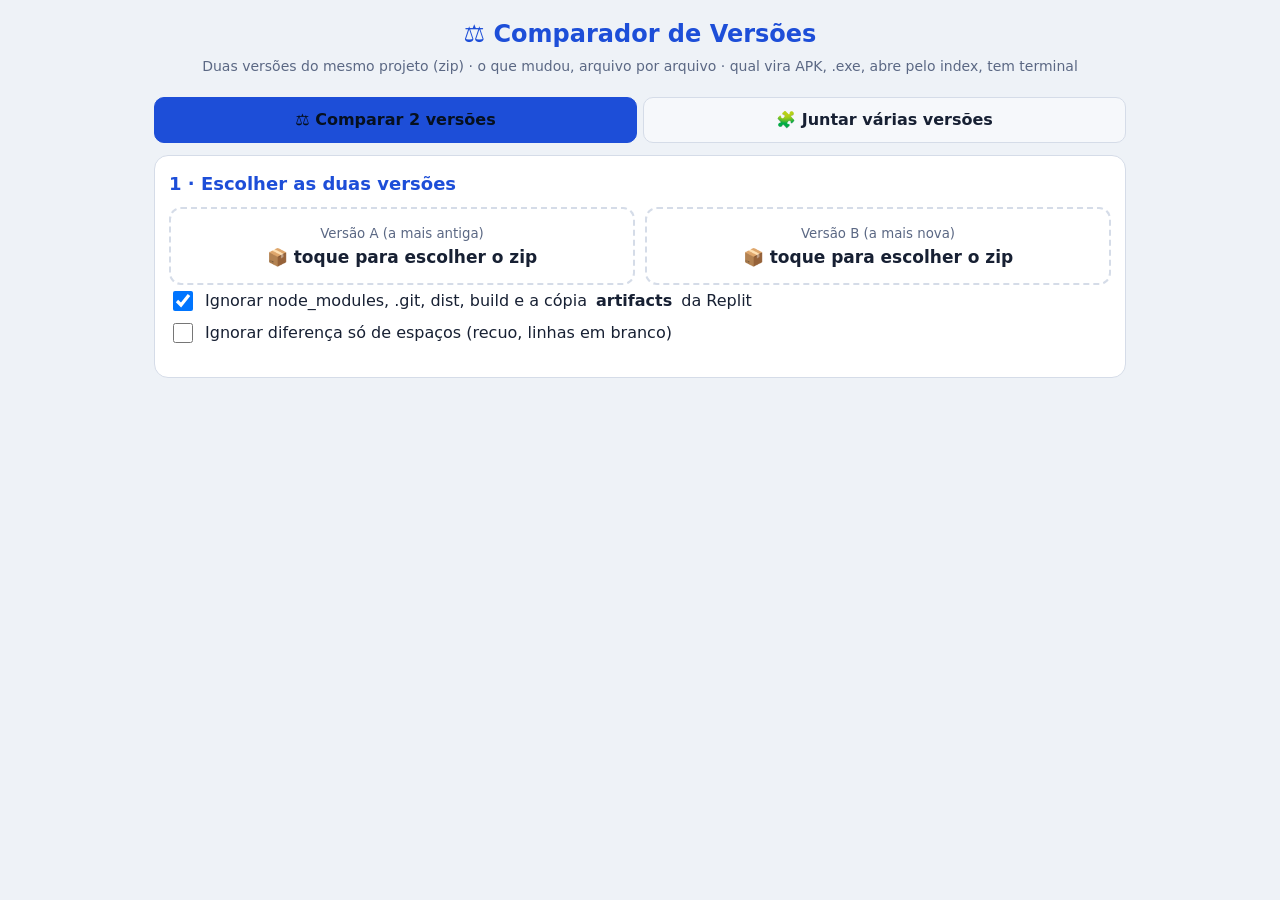
<file: app/ferramentas/comparador.html>
<!doctype html>
<html lang="pt-BR">
<head><style>/* 23/11: sem esticar */html,body,*{overscroll-behavior:none}</style>
<meta charset="utf-8">
<meta name="viewport" content="width=device-width, initial-scale=1">
<meta name="theme-color" content="#101826">
<title>Comparador de Versões</title>
<style>
:root { --bg:#0d1420; --p:#151f30; --p2:#101826; --f:#e6ecf6; --m:#93a2bb; --l:#26334a; --az:#60a5fa; --v:#4ade80; --vf:#0f2d1d; --r:#f87171; --rf:#3a1717; --a:#fbbf24; }
@media (prefers-color-scheme: light) { :root:not([data-theme="dark"]) { --bg:#eef2f7; --p:#fff; --p2:#f6f8fb; --f:#172033; --m:#5b6884; --l:#d5dce8; --az:#1d4ed8; --v:#15803d; --vf:#e3f6e9; --r:#b91c1c; --rf:#fde8e8; --a:#a16207; } }
* { box-sizing:border-box; }
body { margin:0; background:var(--bg); color:var(--f); font:16px/1.5 system-ui,"Segoe UI",Roboto,sans-serif; }
header { padding:16px; text-align:center; } header h1 { margin:0; font-size:24px; color:var(--az); } header p { margin:4px 0 0; color:var(--m); font-size:14px; }
main { max-width:1000px; margin:0 auto; padding:0 14px 80px; }
.c { background:var(--p); border:1px solid var(--l); border-radius:14px; padding:14px; margin:12px 0; }
.c h2 { margin:0 0 10px; font-size:18px; color:var(--az); }
.duas { display:grid; grid-template-columns:1fr 1fr; gap:10px; } @media (max-width:640px) { .duas { grid-template-columns:1fr; } }
.lado { border:2px dashed var(--l); border-radius:12px; padding:12px; text-align:center; cursor:pointer; }
.lado.ok { border-style:solid; border-color:var(--az); }
.lado b { display:block; font-size:17px; word-break:break-all; } .lado small { color:var(--m); }
.bt { border:1px solid var(--l); background:var(--p2); color:var(--f); border-radius:10px; padding:10px 14px; font:inherit; cursor:pointer; min-height:42px; }
.bt.az { background:var(--az); border-color:var(--az); color:#06101f; font-weight:700; }
.mut { color:var(--m); font-size:14px; }
label.g { display:flex; gap:9px; align-items:center; padding:3px 0; } label.g input { width:20px; height:20px; }
.nums { display:grid; grid-template-columns:repeat(4,1fr); gap:8px; } @media (max-width:640px) { .nums { grid-template-columns:repeat(2,1fr); } }
.num { background:var(--p2); border:1px solid var(--l); border-radius:12px; padding:10px; text-align:center; cursor:pointer; }
.num b { display:block; font-size:24px; } .num span { color:var(--m); font-size:13px; } .num.on { outline:2px solid var(--az); }
table { width:100%; border-collapse:collapse; font-size:14px; } td, th { border-bottom:1px solid var(--l); padding:7px 6px; text-align:left; vertical-align:top; } th { color:var(--m); font-weight:600; }
.sim { color:var(--v); font-weight:700; } .nao { color:var(--m); }
.arq { display:flex; gap:8px; align-items:center; padding:8px 4px; border-bottom:1px solid var(--l); cursor:pointer; }
.arq code { flex:1; min-width:0; word-break:break-all; font:13px ui-monospace,Consolas,monospace; }
.etq { font-size:12px; padding:2px 8px; border-radius:999px; white-space:nowrap; font-weight:700; }
.e-mud { background:#3b2f0c; color:var(--a); } .e-a { background:var(--rf); color:var(--r); } .e-b { background:var(--vf); color:var(--v); } .e-ig { color:var(--m); }
input[type=search] { width:100%; font:inherit; padding:10px 12px; border-radius:10px; border:1px solid var(--l); background:var(--p2); color:var(--f); margin-bottom:6px; }
.diff { font:12.5px/1.5 ui-monospace,Consolas,monospace; background:var(--p2); border:1px solid var(--l); border-radius:10px; overflow:auto; max-height:70vh; }
.dl { display:grid; grid-template-columns:44px 44px 18px 1fr; white-space:pre-wrap; word-break:break-all; }
.dl span.n { color:var(--m); text-align:right; padding-right:6px; user-select:none; }
.dl.mais { background:var(--vf); } .dl.mais span.s { color:var(--v); } .dl.menos { background:var(--rf); } .dl.menos span.s { color:var(--r); }
.dl.pulo { color:var(--m); background:transparent; padding:4px 10px; display:block; font-style:italic; }
.abas { display:flex; gap:6px; margin:4px 0 6px; } .aba { flex:1; border:1px solid var(--l); background:var(--p2); color:var(--f); border-radius:10px; padding:10px; font:inherit; font-weight:600; cursor:pointer; } .aba.on { background:var(--az); color:#06101f; border-color:var(--az); }
.linha { display:flex; gap:6px; flex-wrap:wrap; margin:6px 0; }
.ver { display:flex; gap:8px; align-items:center; padding:8px; border-bottom:1px solid var(--l); cursor:pointer; } .ver.base { background:var(--p2); outline:1px solid var(--az); border-radius:8px; }
.ver b { flex:1; word-break:break-all; font-weight:600; }
.falta { border:1px solid var(--l); border-radius:10px; padding:10px; margin:8px 0; background:var(--p2); }
.falta pre { white-space:pre-wrap; word-break:break-all; font:12px/1.45 ui-monospace,monospace; max-height:220px; overflow:auto; background:var(--bg); border-radius:8px; padding:8px; }
.toast { position:fixed; left:50%; bottom:18px; transform:translateX(-50%); background:#020617; color:#fff; padding:10px 16px; border-radius:10px; z-index:9; }
</style>
</head>
<body>
<header><h1>⚖️ Comparador de Versões</h1><p>Duas versões do mesmo projeto (zip) · o que mudou, arquivo por arquivo · qual vira APK, .exe, abre pelo index, tem terminal</p></header>
<main>
  <div class="abas"><button class="aba on" data-aba="dois">⚖️ Comparar 2 versões</button><button class="aba" data-aba="varias">🧩 Juntar várias versões</button></div>
  <div id="sec-varias" hidden>
    <div class="c">
      <h2>1 · Colocar TODAS as versões</h2>
      <div class="lado" id="v-add">📦 <b>Toque para escolher os zips</b><small>pode escolher vários de uma vez (v1, v2, v3, a corrigida…)</small></div>
      <input type="file" id="v-arq" accept=".zip" multiple hidden>
      <div id="v-lista"></div>
      <label class="g"><input type="checkbox" id="v-ig" checked> Ignorar node_modules, .git, dist, build e a cópia <b>artifacts</b> da Replit</label>
      <p class="mut" id="v-st"></p>
    </div>
    <div class="c" id="v-res" hidden>
      <h2>2 · Rotas de API: quem tem o quê</h2>
      <p class="mut">✅ tem · — não tem. A coluna com ⭐ é a <b>base</b> (a versão que vai receber o que falta). Toque no nome de uma versão na lista acima para escolher outra base.</p>
      <div style="overflow-x:auto"><table id="v-rotas"></table></div>
      <h2 style="margin-top:18px">3 · A tela chama, mas o servidor da base NÃO tem</h2>
      <div id="v-faltam"></div>
      <h2 style="margin-top:18px">4 · Arquivos que existem em outras versões e faltam na base</h2>
      <p class="mut">Marque os que quer trazer. Vem sempre da versão mais nova que tem o arquivo.</p>
      <div class="linha"><button class="bt" id="v-todos">✅ Marcar todos</button><button class="bt" id="v-codigo">✅ Só os de código (.ts .tsx .js .json)</button><button class="bt" id="v-nenhum">⬜ Nenhum</button></div>
      <div id="v-arqs"></div>
      <div style="margin-top:12px"><button class="bt az" id="v-juntar">🧩 Montar a versão juntada (.zip)</button></div>
      <p class="mut">O zip juntado leva também o arquivo <b>O-QUE-FOI-JUNTADO.md</b> com tudo que entrou e o código das rotas que faltavam (para colar ou mandar para a IA).</p>
    </div>
  </div>
  <div id="sec-dois">
  <div class="c">
    <h2>1 · Escolher as duas versões</h2>
    <div class="duas">
      <div class="lado" id="lado-a"><small>Versão A (a mais antiga)</small><b id="nome-a">📦 toque para escolher o zip</b></div>
      <div class="lado" id="lado-b"><small>Versão B (a mais nova)</small><b id="nome-b">📦 toque para escolher o zip</b></div>
    </div>
    <input type="file" id="arq-a" accept=".zip" hidden><input type="file" id="arq-b" accept=".zip" hidden>
    <label class="g"><input type="checkbox" id="ig" checked> Ignorar node_modules, .git, dist, build e a cópia <b>artifacts</b> da Replit</label>
    <label class="g"><input type="checkbox" id="esp"> Ignorar diferença só de espaços (recuo, linhas em branco)</label>
    <p class="mut" id="st"></p>
  </div>

  <div class="c" id="cx-id" hidden>
    <h2>2 · Quem é cada versão</h2>
    <table id="tab-id"></table>
  </div>

  <div class="c" id="cx-res" hidden>
    <h2>3 · O que mudou</h2>
    <div class="nums" id="nums"></div>
    <p class="mut" id="resumo"></p>
    <input type="search" id="q" placeholder="Procurar arquivo… (ex.: server, index, App.tsx)">
    <div id="lista"></div>
    <div style="margin-top:10px"><button class="bt" id="baixar">⬇ Baixar o relatório (.md)</button></div>
  </div>

  <div class="c" id="cx-diff" hidden>
    <h2 id="diff-tit">Diferença</h2>
    <p class="mut">🟥 linha que saiu (só na A) · 🟩 linha que entrou (só na B) · o que é igual fica escondido</p>
    <div class="diff" id="diff"></div>
  </div>
  </div>
</main>

<script>
/*!

JSZip v3.10.1 - A JavaScript class for generating and reading zip files
<http://stuartk.com/jszip>

(c) 2009-2016 Stuart Knightley <stuart [at] stuartk.com>
Dual licenced under the MIT license or GPLv3. See https://raw.github.com/Stuk/jszip/main/LICENSE.markdown.

JSZip uses the library pako released under the MIT license :
https://github.com/nodeca/pako/blob/main/LICENSE
*/

!function(e){if("object"==typeof exports&&"undefined"!=typeof module)module.exports=e();else if("function"==typeof define&&define.amd)define([],e);else{("undefined"!=typeof window?window:"undefined"!=typeof global?global:"undefined"!=typeof self?self:this).JSZip=e()}}(function(){return function s(a,o,h){function u(r,e){if(!o[r]){if(!a[r]){var t="function"==typeof require&&require;if(!e&&t)return t(r,!0);if(l)return l(r,!0);var n=new Error("Cannot find module '"+r+"'");throw n.code="MODULE_NOT_FOUND",n}var i=o[r]={exports:{}};a[r][0].call(i.exports,function(e){var t=a[r][1][e];return u(t||e)},i,i.exports,s,a,o,h)}return o[r].exports}for(var l="function"==typeof require&&require,e=0;e<h.length;e++)u(h[e]);return u}({1:[function(e,t,r){"use strict";var d=e("./utils"),c=e("./support"),p="ABCDEFGHIJKLMNOPQRSTUVWXYZabcdefghijklmnopqrstuvwxyz0123456789+/=";r.encode=function(e){for(var t,r,n,i,s,a,o,h=[],u=0,l=e.length,f=l,c="string"!==d.getTypeOf(e);u<e.length;)f=l-u,n=c?(t=e[u++],r=u<l?e[u++]:0,u<l?e[u++]:0):(t=e.charCodeAt(u++),r=u<l?e.charCodeAt(u++):0,u<l?e.charCodeAt(u++):0),i=t>>2,s=(3&t)<<4|r>>4,a=1<f?(15&r)<<2|n>>6:64,o=2<f?63&n:64,h.push(p.charAt(i)+p.charAt(s)+p.charAt(a)+p.charAt(o));return h.join("")},r.decode=function(e){var t,r,n,i,s,a,o=0,h=0,u="data:";if(e.substr(0,u.length)===u)throw new Error("Invalid base64 input, it looks like a data url.");var l,f=3*(e=e.replace(/[^A-Za-z0-9+/=]/g,"")).length/4;if(e.charAt(e.length-1)===p.charAt(64)&&f--,e.charAt(e.length-2)===p.charAt(64)&&f--,f%1!=0)throw new Error("Invalid base64 input, bad content length.");for(l=c.uint8array?new Uint8Array(0|f):new Array(0|f);o<e.length;)t=p.indexOf(e.charAt(o++))<<2|(i=p.indexOf(e.charAt(o++)))>>4,r=(15&i)<<4|(s=p.indexOf(e.charAt(o++)))>>2,n=(3&s)<<6|(a=p.indexOf(e.charAt(o++))),l[h++]=t,64!==s&&(l[h++]=r),64!==a&&(l[h++]=n);return l}},{"./support":30,"./utils":32}],2:[function(e,t,r){"use strict";var n=e("./external"),i=e("./stream/DataWorker"),s=e("./stream/Crc32Probe"),a=e("./stream/DataLengthProbe");function o(e,t,r,n,i){this.compressedSize=e,this.uncompressedSize=t,this.crc32=r,this.compression=n,this.compressedContent=i}o.prototype={getContentWorker:function(){var e=new i(n.Promise.resolve(this.compressedContent)).pipe(this.compression.uncompressWorker()).pipe(new a("data_length")),t=this;return e.on("end",function(){if(this.streamInfo.data_length!==t.uncompressedSize)throw new Error("Bug : uncompressed data size mismatch")}),e},getCompressedWorker:function(){return new i(n.Promise.resolve(this.compressedContent)).withStreamInfo("compressedSize",this.compressedSize).withStreamInfo("uncompressedSize",this.uncompressedSize).withStreamInfo("crc32",this.crc32).withStreamInfo("compression",this.compression)}},o.createWorkerFrom=function(e,t,r){return e.pipe(new s).pipe(new a("uncompressedSize")).pipe(t.compressWorker(r)).pipe(new a("compressedSize")).withStreamInfo("compression",t)},t.exports=o},{"./external":6,"./stream/Crc32Probe":25,"./stream/DataLengthProbe":26,"./stream/DataWorker":27}],3:[function(e,t,r){"use strict";var n=e("./stream/GenericWorker");r.STORE={magic:"\0\0",compressWorker:function(){return new n("STORE compression")},uncompressWorker:function(){return new n("STORE decompression")}},r.DEFLATE=e("./flate")},{"./flate":7,"./stream/GenericWorker":28}],4:[function(e,t,r){"use strict";var n=e("./utils");var o=function(){for(var e,t=[],r=0;r<256;r++){e=r;for(var n=0;n<8;n++)e=1&e?3988292384^e>>>1:e>>>1;t[r]=e}return t}();t.exports=function(e,t){return void 0!==e&&e.length?"string"!==n.getTypeOf(e)?function(e,t,r,n){var i=o,s=n+r;e^=-1;for(var a=n;a<s;a++)e=e>>>8^i[255&(e^t[a])];return-1^e}(0|t,e,e.length,0):function(e,t,r,n){var i=o,s=n+r;e^=-1;for(var a=n;a<s;a++)e=e>>>8^i[255&(e^t.charCodeAt(a))];return-1^e}(0|t,e,e.length,0):0}},{"./utils":32}],5:[function(e,t,r){"use strict";r.base64=!1,r.binary=!1,r.dir=!1,r.createFolders=!0,r.date=null,r.compression=null,r.compressionOptions=null,r.comment=null,r.unixPermissions=null,r.dosPermissions=null},{}],6:[function(e,t,r){"use strict";var n=null;n="undefined"!=typeof Promise?Promise:e("lie"),t.exports={Promise:n}},{lie:37}],7:[function(e,t,r){"use strict";var n="undefined"!=typeof Uint8Array&&"undefined"!=typeof Uint16Array&&"undefined"!=typeof Uint32Array,i=e("pako"),s=e("./utils"),a=e("./stream/GenericWorker"),o=n?"uint8array":"array";function h(e,t){a.call(this,"FlateWorker/"+e),this._pako=null,this._pakoAction=e,this._pakoOptions=t,this.meta={}}r.magic="\b\0",s.inherits(h,a),h.prototype.processChunk=function(e){this.meta=e.meta,null===this._pako&&this._createPako(),this._pako.push(s.transformTo(o,e.data),!1)},h.prototype.flush=function(){a.prototype.flush.call(this),null===this._pako&&this._createPako(),this._pako.push([],!0)},h.prototype.cleanUp=function(){a.prototype.cleanUp.call(this),this._pako=null},h.prototype._createPako=function(){this._pako=new i[this._pakoAction]({raw:!0,level:this._pakoOptions.level||-1});var t=this;this._pako.onData=function(e){t.push({data:e,meta:t.meta})}},r.compressWorker=function(e){return new h("Deflate",e)},r.uncompressWorker=function(){return new h("Inflate",{})}},{"./stream/GenericWorker":28,"./utils":32,pako:38}],8:[function(e,t,r){"use strict";function A(e,t){var r,n="";for(r=0;r<t;r++)n+=String.fromCharCode(255&e),e>>>=8;return n}function n(e,t,r,n,i,s){var a,o,h=e.file,u=e.compression,l=s!==O.utf8encode,f=I.transformTo("string",s(h.name)),c=I.transformTo("string",O.utf8encode(h.name)),d=h.comment,p=I.transformTo("string",s(d)),m=I.transformTo("string",O.utf8encode(d)),_=c.length!==h.name.length,g=m.length!==d.length,b="",v="",y="",w=h.dir,k=h.date,x={crc32:0,compressedSize:0,uncompressedSize:0};t&&!r||(x.crc32=e.crc32,x.compressedSize=e.compressedSize,x.uncompressedSize=e.uncompressedSize);var S=0;t&&(S|=8),l||!_&&!g||(S|=2048);var z=0,C=0;w&&(z|=16),"UNIX"===i?(C=798,z|=function(e,t){var r=e;return e||(r=t?16893:33204),(65535&r)<<16}(h.unixPermissions,w)):(C=20,z|=function(e){return 63&(e||0)}(h.dosPermissions)),a=k.getUTCHours(),a<<=6,a|=k.getUTCMinutes(),a<<=5,a|=k.getUTCSeconds()/2,o=k.getUTCFullYear()-1980,o<<=4,o|=k.getUTCMonth()+1,o<<=5,o|=k.getUTCDate(),_&&(v=A(1,1)+A(B(f),4)+c,b+="up"+A(v.length,2)+v),g&&(y=A(1,1)+A(B(p),4)+m,b+="uc"+A(y.length,2)+y);var E="";return E+="\n\0",E+=A(S,2),E+=u.magic,E+=A(a,2),E+=A(o,2),E+=A(x.crc32,4),E+=A(x.compressedSize,4),E+=A(x.uncompressedSize,4),E+=A(f.length,2),E+=A(b.length,2),{fileRecord:R.LOCAL_FILE_HEADER+E+f+b,dirRecord:R.CENTRAL_FILE_HEADER+A(C,2)+E+A(p.length,2)+"\0\0\0\0"+A(z,4)+A(n,4)+f+b+p}}var I=e("../utils"),i=e("../stream/GenericWorker"),O=e("../utf8"),B=e("../crc32"),R=e("../signature");function s(e,t,r,n){i.call(this,"ZipFileWorker"),this.bytesWritten=0,this.zipComment=t,this.zipPlatform=r,this.encodeFileName=n,this.streamFiles=e,this.accumulate=!1,this.contentBuffer=[],this.dirRecords=[],this.currentSourceOffset=0,this.entriesCount=0,this.currentFile=null,this._sources=[]}I.inherits(s,i),s.prototype.push=function(e){var t=e.meta.percent||0,r=this.entriesCount,n=this._sources.length;this.accumulate?this.contentBuffer.push(e):(this.bytesWritten+=e.data.length,i.prototype.push.call(this,{data:e.data,meta:{currentFile:this.currentFile,percent:r?(t+100*(r-n-1))/r:100}}))},s.prototype.openedSource=function(e){this.currentSourceOffset=this.bytesWritten,this.currentFile=e.file.name;var t=this.streamFiles&&!e.file.dir;if(t){var r=n(e,t,!1,this.currentSourceOffset,this.zipPlatform,this.encodeFileName);this.push({data:r.fileRecord,meta:{percent:0}})}else this.accumulate=!0},s.prototype.closedSource=function(e){this.accumulate=!1;var t=this.streamFiles&&!e.file.dir,r=n(e,t,!0,this.currentSourceOffset,this.zipPlatform,this.encodeFileName);if(this.dirRecords.push(r.dirRecord),t)this.push({data:function(e){return R.DATA_DESCRIPTOR+A(e.crc32,4)+A(e.compressedSize,4)+A(e.uncompressedSize,4)}(e),meta:{percent:100}});else for(this.push({data:r.fileRecord,meta:{percent:0}});this.contentBuffer.length;)this.push(this.contentBuffer.shift());this.currentFile=null},s.prototype.flush=function(){for(var e=this.bytesWritten,t=0;t<this.dirRecords.length;t++)this.push({data:this.dirRecords[t],meta:{percent:100}});var r=this.bytesWritten-e,n=function(e,t,r,n,i){var s=I.transformTo("string",i(n));return R.CENTRAL_DIRECTORY_END+"\0\0\0\0"+A(e,2)+A(e,2)+A(t,4)+A(r,4)+A(s.length,2)+s}(this.dirRecords.length,r,e,this.zipComment,this.encodeFileName);this.push({data:n,meta:{percent:100}})},s.prototype.prepareNextSource=function(){this.previous=this._sources.shift(),this.openedSource(this.previous.streamInfo),this.isPaused?this.previous.pause():this.previous.resume()},s.prototype.registerPrevious=function(e){this._sources.push(e);var t=this;return e.on("data",function(e){t.processChunk(e)}),e.on("end",function(){t.closedSource(t.previous.streamInfo),t._sources.length?t.prepareNextSource():t.end()}),e.on("error",function(e){t.error(e)}),this},s.prototype.resume=function(){return!!i.prototype.resume.call(this)&&(!this.previous&&this._sources.length?(this.prepareNextSource(),!0):this.previous||this._sources.length||this.generatedError?void 0:(this.end(),!0))},s.prototype.error=function(e){var t=this._sources;if(!i.prototype.error.call(this,e))return!1;for(var r=0;r<t.length;r++)try{t[r].error(e)}catch(e){}return!0},s.prototype.lock=function(){i.prototype.lock.call(this);for(var e=this._sources,t=0;t<e.length;t++)e[t].lock()},t.exports=s},{"../crc32":4,"../signature":23,"../stream/GenericWorker":28,"../utf8":31,"../utils":32}],9:[function(e,t,r){"use strict";var u=e("../compressions"),n=e("./ZipFileWorker");r.generateWorker=function(e,a,t){var o=new n(a.streamFiles,t,a.platform,a.encodeFileName),h=0;try{e.forEach(function(e,t){h++;var r=function(e,t){var r=e||t,n=u[r];if(!n)throw new Error(r+" is not a valid compression method !");return n}(t.options.compression,a.compression),n=t.options.compressionOptions||a.compressionOptions||{},i=t.dir,s=t.date;t._compressWorker(r,n).withStreamInfo("file",{name:e,dir:i,date:s,comment:t.comment||"",unixPermissions:t.unixPermissions,dosPermissions:t.dosPermissions}).pipe(o)}),o.entriesCount=h}catch(e){o.error(e)}return o}},{"../compressions":3,"./ZipFileWorker":8}],10:[function(e,t,r){"use strict";function n(){if(!(this instanceof n))return new n;if(arguments.length)throw new Error("The constructor with parameters has been removed in JSZip 3.0, please check the upgrade guide.");this.files=Object.create(null),this.comment=null,this.root="",this.clone=function(){var e=new n;for(var t in this)"function"!=typeof this[t]&&(e[t]=this[t]);return e}}(n.prototype=e("./object")).loadAsync=e("./load"),n.support=e("./support"),n.defaults=e("./defaults"),n.version="3.10.1",n.loadAsync=function(e,t){return(new n).loadAsync(e,t)},n.external=e("./external"),t.exports=n},{"./defaults":5,"./external":6,"./load":11,"./object":15,"./support":30}],11:[function(e,t,r){"use strict";var u=e("./utils"),i=e("./external"),n=e("./utf8"),s=e("./zipEntries"),a=e("./stream/Crc32Probe"),l=e("./nodejsUtils");function f(n){return new i.Promise(function(e,t){var r=n.decompressed.getContentWorker().pipe(new a);r.on("error",function(e){t(e)}).on("end",function(){r.streamInfo.crc32!==n.decompressed.crc32?t(new Error("Corrupted zip : CRC32 mismatch")):e()}).resume()})}t.exports=function(e,o){var h=this;return o=u.extend(o||{},{base64:!1,checkCRC32:!1,optimizedBinaryString:!1,createFolders:!1,decodeFileName:n.utf8decode}),l.isNode&&l.isStream(e)?i.Promise.reject(new Error("JSZip can't accept a stream when loading a zip file.")):u.prepareContent("the loaded zip file",e,!0,o.optimizedBinaryString,o.base64).then(function(e){var t=new s(o);return t.load(e),t}).then(function(e){var t=[i.Promise.resolve(e)],r=e.files;if(o.checkCRC32)for(var n=0;n<r.length;n++)t.push(f(r[n]));return i.Promise.all(t)}).then(function(e){for(var t=e.shift(),r=t.files,n=0;n<r.length;n++){var i=r[n],s=i.fileNameStr,a=u.resolve(i.fileNameStr);h.file(a,i.decompressed,{binary:!0,optimizedBinaryString:!0,date:i.date,dir:i.dir,comment:i.fileCommentStr.length?i.fileCommentStr:null,unixPermissions:i.unixPermissions,dosPermissions:i.dosPermissions,createFolders:o.createFolders}),i.dir||(h.file(a).unsafeOriginalName=s)}return t.zipComment.length&&(h.comment=t.zipComment),h})}},{"./external":6,"./nodejsUtils":14,"./stream/Crc32Probe":25,"./utf8":31,"./utils":32,"./zipEntries":33}],12:[function(e,t,r){"use strict";var n=e("../utils"),i=e("../stream/GenericWorker");function s(e,t){i.call(this,"Nodejs stream input adapter for "+e),this._upstreamEnded=!1,this._bindStream(t)}n.inherits(s,i),s.prototype._bindStream=function(e){var t=this;(this._stream=e).pause(),e.on("data",function(e){t.push({data:e,meta:{percent:0}})}).on("error",function(e){t.isPaused?this.generatedError=e:t.error(e)}).on("end",function(){t.isPaused?t._upstreamEnded=!0:t.end()})},s.prototype.pause=function(){return!!i.prototype.pause.call(this)&&(this._stream.pause(),!0)},s.prototype.resume=function(){return!!i.prototype.resume.call(this)&&(this._upstreamEnded?this.end():this._stream.resume(),!0)},t.exports=s},{"../stream/GenericWorker":28,"../utils":32}],13:[function(e,t,r){"use strict";var i=e("readable-stream").Readable;function n(e,t,r){i.call(this,t),this._helper=e;var n=this;e.on("data",function(e,t){n.push(e)||n._helper.pause(),r&&r(t)}).on("error",function(e){n.emit("error",e)}).on("end",function(){n.push(null)})}e("../utils").inherits(n,i),n.prototype._read=function(){this._helper.resume()},t.exports=n},{"../utils":32,"readable-stream":16}],14:[function(e,t,r){"use strict";t.exports={isNode:"undefined"!=typeof Buffer,newBufferFrom:function(e,t){if(Buffer.from&&Buffer.from!==Uint8Array.from)return Buffer.from(e,t);if("number"==typeof e)throw new Error('The "data" argument must not be a number');return new Buffer(e,t)},allocBuffer:function(e){if(Buffer.alloc)return Buffer.alloc(e);var t=new Buffer(e);return t.fill(0),t},isBuffer:function(e){return Buffer.isBuffer(e)},isStream:function(e){return e&&"function"==typeof e.on&&"function"==typeof e.pause&&"function"==typeof e.resume}}},{}],15:[function(e,t,r){"use strict";function s(e,t,r){var n,i=u.getTypeOf(t),s=u.extend(r||{},f);s.date=s.date||new Date,null!==s.compression&&(s.compression=s.compression.toUpperCase()),"string"==typeof s.unixPermissions&&(s.unixPermissions=parseInt(s.unixPermissions,8)),s.unixPermissions&&16384&s.unixPermissions&&(s.dir=!0),s.dosPermissions&&16&s.dosPermissions&&(s.dir=!0),s.dir&&(e=g(e)),s.createFolders&&(n=_(e))&&b.call(this,n,!0);var a="string"===i&&!1===s.binary&&!1===s.base64;r&&void 0!==r.binary||(s.binary=!a),(t instanceof c&&0===t.uncompressedSize||s.dir||!t||0===t.length)&&(s.base64=!1,s.binary=!0,t="",s.compression="STORE",i="string");var o=null;o=t instanceof c||t instanceof l?t:p.isNode&&p.isStream(t)?new m(e,t):u.prepareContent(e,t,s.binary,s.optimizedBinaryString,s.base64);var h=new d(e,o,s);this.files[e]=h}var i=e("./utf8"),u=e("./utils"),l=e("./stream/GenericWorker"),a=e("./stream/StreamHelper"),f=e("./defaults"),c=e("./compressedObject"),d=e("./zipObject"),o=e("./generate"),p=e("./nodejsUtils"),m=e("./nodejs/NodejsStreamInputAdapter"),_=function(e){"/"===e.slice(-1)&&(e=e.substring(0,e.length-1));var t=e.lastIndexOf("/");return 0<t?e.substring(0,t):""},g=function(e){return"/"!==e.slice(-1)&&(e+="/"),e},b=function(e,t){return t=void 0!==t?t:f.createFolders,e=g(e),this.files[e]||s.call(this,e,null,{dir:!0,createFolders:t}),this.files[e]};function h(e){return"[object RegExp]"===Object.prototype.toString.call(e)}var n={load:function(){throw new Error("This method has been removed in JSZip 3.0, please check the upgrade guide.")},forEach:function(e){var t,r,n;for(t in this.files)n=this.files[t],(r=t.slice(this.root.length,t.length))&&t.slice(0,this.root.length)===this.root&&e(r,n)},filter:function(r){var n=[];return this.forEach(function(e,t){r(e,t)&&n.push(t)}),n},file:function(e,t,r){if(1!==arguments.length)return e=this.root+e,s.call(this,e,t,r),this;if(h(e)){var n=e;return this.filter(function(e,t){return!t.dir&&n.test(e)})}var i=this.files[this.root+e];return i&&!i.dir?i:null},folder:function(r){if(!r)return this;if(h(r))return this.filter(function(e,t){return t.dir&&r.test(e)});var e=this.root+r,t=b.call(this,e),n=this.clone();return n.root=t.name,n},remove:function(r){r=this.root+r;var e=this.files[r];if(e||("/"!==r.slice(-1)&&(r+="/"),e=this.files[r]),e&&!e.dir)delete this.files[r];else for(var t=this.filter(function(e,t){return t.name.slice(0,r.length)===r}),n=0;n<t.length;n++)delete this.files[t[n].name];return this},generate:function(){throw new Error("This method has been removed in JSZip 3.0, please check the upgrade guide.")},generateInternalStream:function(e){var t,r={};try{if((r=u.extend(e||{},{streamFiles:!1,compression:"STORE",compressionOptions:null,type:"",platform:"DOS",comment:null,mimeType:"application/zip",encodeFileName:i.utf8encode})).type=r.type.toLowerCase(),r.compression=r.compression.toUpperCase(),"binarystring"===r.type&&(r.type="string"),!r.type)throw new Error("No output type specified.");u.checkSupport(r.type),"darwin"!==r.platform&&"freebsd"!==r.platform&&"linux"!==r.platform&&"sunos"!==r.platform||(r.platform="UNIX"),"win32"===r.platform&&(r.platform="DOS");var n=r.comment||this.comment||"";t=o.generateWorker(this,r,n)}catch(e){(t=new l("error")).error(e)}return new a(t,r.type||"string",r.mimeType)},generateAsync:function(e,t){return this.generateInternalStream(e).accumulate(t)},generateNodeStream:function(e,t){return(e=e||{}).type||(e.type="nodebuffer"),this.generateInternalStream(e).toNodejsStream(t)}};t.exports=n},{"./compressedObject":2,"./defaults":5,"./generate":9,"./nodejs/NodejsStreamInputAdapter":12,"./nodejsUtils":14,"./stream/GenericWorker":28,"./stream/StreamHelper":29,"./utf8":31,"./utils":32,"./zipObject":35}],16:[function(e,t,r){"use strict";t.exports=e("stream")},{stream:void 0}],17:[function(e,t,r){"use strict";var n=e("./DataReader");function i(e){n.call(this,e);for(var t=0;t<this.data.length;t++)e[t]=255&e[t]}e("../utils").inherits(i,n),i.prototype.byteAt=function(e){return this.data[this.zero+e]},i.prototype.lastIndexOfSignature=function(e){for(var t=e.charCodeAt(0),r=e.charCodeAt(1),n=e.charCodeAt(2),i=e.charCodeAt(3),s=this.length-4;0<=s;--s)if(this.data[s]===t&&this.data[s+1]===r&&this.data[s+2]===n&&this.data[s+3]===i)return s-this.zero;return-1},i.prototype.readAndCheckSignature=function(e){var t=e.charCodeAt(0),r=e.charCodeAt(1),n=e.charCodeAt(2),i=e.charCodeAt(3),s=this.readData(4);return t===s[0]&&r===s[1]&&n===s[2]&&i===s[3]},i.prototype.readData=function(e){if(this.checkOffset(e),0===e)return[];var t=this.data.slice(this.zero+this.index,this.zero+this.index+e);return this.index+=e,t},t.exports=i},{"../utils":32,"./DataReader":18}],18:[function(e,t,r){"use strict";var n=e("../utils");function i(e){this.data=e,this.length=e.length,this.index=0,this.zero=0}i.prototype={checkOffset:function(e){this.checkIndex(this.index+e)},checkIndex:function(e){if(this.length<this.zero+e||e<0)throw new Error("End of data reached (data length = "+this.length+", asked index = "+e+"). Corrupted zip ?")},setIndex:function(e){this.checkIndex(e),this.index=e},skip:function(e){this.setIndex(this.index+e)},byteAt:function(){},readInt:function(e){var t,r=0;for(this.checkOffset(e),t=this.index+e-1;t>=this.index;t--)r=(r<<8)+this.byteAt(t);return this.index+=e,r},readString:function(e){return n.transformTo("string",this.readData(e))},readData:function(){},lastIndexOfSignature:function(){},readAndCheckSignature:function(){},readDate:function(){var e=this.readInt(4);return new Date(Date.UTC(1980+(e>>25&127),(e>>21&15)-1,e>>16&31,e>>11&31,e>>5&63,(31&e)<<1))}},t.exports=i},{"../utils":32}],19:[function(e,t,r){"use strict";var n=e("./Uint8ArrayReader");function i(e){n.call(this,e)}e("../utils").inherits(i,n),i.prototype.readData=function(e){this.checkOffset(e);var t=this.data.slice(this.zero+this.index,this.zero+this.index+e);return this.index+=e,t},t.exports=i},{"../utils":32,"./Uint8ArrayReader":21}],20:[function(e,t,r){"use strict";var n=e("./DataReader");function i(e){n.call(this,e)}e("../utils").inherits(i,n),i.prototype.byteAt=function(e){return this.data.charCodeAt(this.zero+e)},i.prototype.lastIndexOfSignature=function(e){return this.data.lastIndexOf(e)-this.zero},i.prototype.readAndCheckSignature=function(e){return e===this.readData(4)},i.prototype.readData=function(e){this.checkOffset(e);var t=this.data.slice(this.zero+this.index,this.zero+this.index+e);return this.index+=e,t},t.exports=i},{"../utils":32,"./DataReader":18}],21:[function(e,t,r){"use strict";var n=e("./ArrayReader");function i(e){n.call(this,e)}e("../utils").inherits(i,n),i.prototype.readData=function(e){if(this.checkOffset(e),0===e)return new Uint8Array(0);var t=this.data.subarray(this.zero+this.index,this.zero+this.index+e);return this.index+=e,t},t.exports=i},{"../utils":32,"./ArrayReader":17}],22:[function(e,t,r){"use strict";var n=e("../utils"),i=e("../support"),s=e("./ArrayReader"),a=e("./StringReader"),o=e("./NodeBufferReader"),h=e("./Uint8ArrayReader");t.exports=function(e){var t=n.getTypeOf(e);return n.checkSupport(t),"string"!==t||i.uint8array?"nodebuffer"===t?new o(e):i.uint8array?new h(n.transformTo("uint8array",e)):new s(n.transformTo("array",e)):new a(e)}},{"../support":30,"../utils":32,"./ArrayReader":17,"./NodeBufferReader":19,"./StringReader":20,"./Uint8ArrayReader":21}],23:[function(e,t,r){"use strict";r.LOCAL_FILE_HEADER="PK",r.CENTRAL_FILE_HEADER="PK",r.CENTRAL_DIRECTORY_END="PK",r.ZIP64_CENTRAL_DIRECTORY_LOCATOR="PK",r.ZIP64_CENTRAL_DIRECTORY_END="PK",r.DATA_DESCRIPTOR="PK\b"},{}],24:[function(e,t,r){"use strict";var n=e("./GenericWorker"),i=e("../utils");function s(e){n.call(this,"ConvertWorker to "+e),this.destType=e}i.inherits(s,n),s.prototype.processChunk=function(e){this.push({data:i.transformTo(this.destType,e.data),meta:e.meta})},t.exports=s},{"../utils":32,"./GenericWorker":28}],25:[function(e,t,r){"use strict";var n=e("./GenericWorker"),i=e("../crc32");function s(){n.call(this,"Crc32Probe"),this.withStreamInfo("crc32",0)}e("../utils").inherits(s,n),s.prototype.processChunk=function(e){this.streamInfo.crc32=i(e.data,this.streamInfo.crc32||0),this.push(e)},t.exports=s},{"../crc32":4,"../utils":32,"./GenericWorker":28}],26:[function(e,t,r){"use strict";var n=e("../utils"),i=e("./GenericWorker");function s(e){i.call(this,"DataLengthProbe for "+e),this.propName=e,this.withStreamInfo(e,0)}n.inherits(s,i),s.prototype.processChunk=function(e){if(e){var t=this.streamInfo[this.propName]||0;this.streamInfo[this.propName]=t+e.data.length}i.prototype.processChunk.call(this,e)},t.exports=s},{"../utils":32,"./GenericWorker":28}],27:[function(e,t,r){"use strict";var n=e("../utils"),i=e("./GenericWorker");function s(e){i.call(this,"DataWorker");var t=this;this.dataIsReady=!1,this.index=0,this.max=0,this.data=null,this.type="",this._tickScheduled=!1,e.then(function(e){t.dataIsReady=!0,t.data=e,t.max=e&&e.length||0,t.type=n.getTypeOf(e),t.isPaused||t._tickAndRepeat()},function(e){t.error(e)})}n.inherits(s,i),s.prototype.cleanUp=function(){i.prototype.cleanUp.call(this),this.data=null},s.prototype.resume=function(){return!!i.prototype.resume.call(this)&&(!this._tickScheduled&&this.dataIsReady&&(this._tickScheduled=!0,n.delay(this._tickAndRepeat,[],this)),!0)},s.prototype._tickAndRepeat=function(){this._tickScheduled=!1,this.isPaused||this.isFinished||(this._tick(),this.isFinished||(n.delay(this._tickAndRepeat,[],this),this._tickScheduled=!0))},s.prototype._tick=function(){if(this.isPaused||this.isFinished)return!1;var e=null,t=Math.min(this.max,this.index+16384);if(this.index>=this.max)return this.end();switch(this.type){case"string":e=this.data.substring(this.index,t);break;case"uint8array":e=this.data.subarray(this.index,t);break;case"array":case"nodebuffer":e=this.data.slice(this.index,t)}return this.index=t,this.push({data:e,meta:{percent:this.max?this.index/this.max*100:0}})},t.exports=s},{"../utils":32,"./GenericWorker":28}],28:[function(e,t,r){"use strict";function n(e){this.name=e||"default",this.streamInfo={},this.generatedError=null,this.extraStreamInfo={},this.isPaused=!0,this.isFinished=!1,this.isLocked=!1,this._listeners={data:[],end:[],error:[]},this.previous=null}n.prototype={push:function(e){this.emit("data",e)},end:function(){if(this.isFinished)return!1;this.flush();try{this.emit("end"),this.cleanUp(),this.isFinished=!0}catch(e){this.emit("error",e)}return!0},error:function(e){return!this.isFinished&&(this.isPaused?this.generatedError=e:(this.isFinished=!0,this.emit("error",e),this.previous&&this.previous.error(e),this.cleanUp()),!0)},on:function(e,t){return this._listeners[e].push(t),this},cleanUp:function(){this.streamInfo=this.generatedError=this.extraStreamInfo=null,this._listeners=[]},emit:function(e,t){if(this._listeners[e])for(var r=0;r<this._listeners[e].length;r++)this._listeners[e][r].call(this,t)},pipe:function(e){return e.registerPrevious(this)},registerPrevious:function(e){if(this.isLocked)throw new Error("The stream '"+this+"' has already been used.");this.streamInfo=e.streamInfo,this.mergeStreamInfo(),this.previous=e;var t=this;return e.on("data",function(e){t.processChunk(e)}),e.on("end",function(){t.end()}),e.on("error",function(e){t.error(e)}),this},pause:function(){return!this.isPaused&&!this.isFinished&&(this.isPaused=!0,this.previous&&this.previous.pause(),!0)},resume:function(){if(!this.isPaused||this.isFinished)return!1;var e=this.isPaused=!1;return this.generatedError&&(this.error(this.generatedError),e=!0),this.previous&&this.previous.resume(),!e},flush:function(){},processChunk:function(e){this.push(e)},withStreamInfo:function(e,t){return this.extraStreamInfo[e]=t,this.mergeStreamInfo(),this},mergeStreamInfo:function(){for(var e in this.extraStreamInfo)Object.prototype.hasOwnProperty.call(this.extraStreamInfo,e)&&(this.streamInfo[e]=this.extraStreamInfo[e])},lock:function(){if(this.isLocked)throw new Error("The stream '"+this+"' has already been used.");this.isLocked=!0,this.previous&&this.previous.lock()},toString:function(){var e="Worker "+this.name;return this.previous?this.previous+" -> "+e:e}},t.exports=n},{}],29:[function(e,t,r){"use strict";var h=e("../utils"),i=e("./ConvertWorker"),s=e("./GenericWorker"),u=e("../base64"),n=e("../support"),a=e("../external"),o=null;if(n.nodestream)try{o=e("../nodejs/NodejsStreamOutputAdapter")}catch(e){}function l(e,o){return new a.Promise(function(t,r){var n=[],i=e._internalType,s=e._outputType,a=e._mimeType;e.on("data",function(e,t){n.push(e),o&&o(t)}).on("error",function(e){n=[],r(e)}).on("end",function(){try{var e=function(e,t,r){switch(e){case"blob":return h.newBlob(h.transformTo("arraybuffer",t),r);case"base64":return u.encode(t);default:return h.transformTo(e,t)}}(s,function(e,t){var r,n=0,i=null,s=0;for(r=0;r<t.length;r++)s+=t[r].length;switch(e){case"string":return t.join("");case"array":return Array.prototype.concat.apply([],t);case"uint8array":for(i=new Uint8Array(s),r=0;r<t.length;r++)i.set(t[r],n),n+=t[r].length;return i;case"nodebuffer":return Buffer.concat(t);default:throw new Error("concat : unsupported type '"+e+"'")}}(i,n),a);t(e)}catch(e){r(e)}n=[]}).resume()})}function f(e,t,r){var n=t;switch(t){case"blob":case"arraybuffer":n="uint8array";break;case"base64":n="string"}try{this._internalType=n,this._outputType=t,this._mimeType=r,h.checkSupport(n),this._worker=e.pipe(new i(n)),e.lock()}catch(e){this._worker=new s("error"),this._worker.error(e)}}f.prototype={accumulate:function(e){return l(this,e)},on:function(e,t){var r=this;return"data"===e?this._worker.on(e,function(e){t.call(r,e.data,e.meta)}):this._worker.on(e,function(){h.delay(t,arguments,r)}),this},resume:function(){return h.delay(this._worker.resume,[],this._worker),this},pause:function(){return this._worker.pause(),this},toNodejsStream:function(e){if(h.checkSupport("nodestream"),"nodebuffer"!==this._outputType)throw new Error(this._outputType+" is not supported by this method");return new o(this,{objectMode:"nodebuffer"!==this._outputType},e)}},t.exports=f},{"../base64":1,"../external":6,"../nodejs/NodejsStreamOutputAdapter":13,"../support":30,"../utils":32,"./ConvertWorker":24,"./GenericWorker":28}],30:[function(e,t,r){"use strict";if(r.base64=!0,r.array=!0,r.string=!0,r.arraybuffer="undefined"!=typeof ArrayBuffer&&"undefined"!=typeof Uint8Array,r.nodebuffer="undefined"!=typeof Buffer,r.uint8array="undefined"!=typeof Uint8Array,"undefined"==typeof ArrayBuffer)r.blob=!1;else{var n=new ArrayBuffer(0);try{r.blob=0===new Blob([n],{type:"application/zip"}).size}catch(e){try{var i=new(self.BlobBuilder||self.WebKitBlobBuilder||self.MozBlobBuilder||self.MSBlobBuilder);i.append(n),r.blob=0===i.getBlob("application/zip").size}catch(e){r.blob=!1}}}try{r.nodestream=!!e("readable-stream").Readable}catch(e){r.nodestream=!1}},{"readable-stream":16}],31:[function(e,t,s){"use strict";for(var o=e("./utils"),h=e("./support"),r=e("./nodejsUtils"),n=e("./stream/GenericWorker"),u=new Array(256),i=0;i<256;i++)u[i]=252<=i?6:248<=i?5:240<=i?4:224<=i?3:192<=i?2:1;u[254]=u[254]=1;function a(){n.call(this,"utf-8 decode"),this.leftOver=null}function l(){n.call(this,"utf-8 encode")}s.utf8encode=function(e){return h.nodebuffer?r.newBufferFrom(e,"utf-8"):function(e){var t,r,n,i,s,a=e.length,o=0;for(i=0;i<a;i++)55296==(64512&(r=e.charCodeAt(i)))&&i+1<a&&56320==(64512&(n=e.charCodeAt(i+1)))&&(r=65536+(r-55296<<10)+(n-56320),i++),o+=r<128?1:r<2048?2:r<65536?3:4;for(t=h.uint8array?new Uint8Array(o):new Array(o),i=s=0;s<o;i++)55296==(64512&(r=e.charCodeAt(i)))&&i+1<a&&56320==(64512&(n=e.charCodeAt(i+1)))&&(r=65536+(r-55296<<10)+(n-56320),i++),r<128?t[s++]=r:(r<2048?t[s++]=192|r>>>6:(r<65536?t[s++]=224|r>>>12:(t[s++]=240|r>>>18,t[s++]=128|r>>>12&63),t[s++]=128|r>>>6&63),t[s++]=128|63&r);return t}(e)},s.utf8decode=function(e){return h.nodebuffer?o.transformTo("nodebuffer",e).toString("utf-8"):function(e){var t,r,n,i,s=e.length,a=new Array(2*s);for(t=r=0;t<s;)if((n=e[t++])<128)a[r++]=n;else if(4<(i=u[n]))a[r++]=65533,t+=i-1;else{for(n&=2===i?31:3===i?15:7;1<i&&t<s;)n=n<<6|63&e[t++],i--;1<i?a[r++]=65533:n<65536?a[r++]=n:(n-=65536,a[r++]=55296|n>>10&1023,a[r++]=56320|1023&n)}return a.length!==r&&(a.subarray?a=a.subarray(0,r):a.length=r),o.applyFromCharCode(a)}(e=o.transformTo(h.uint8array?"uint8array":"array",e))},o.inherits(a,n),a.prototype.processChunk=function(e){var t=o.transformTo(h.uint8array?"uint8array":"array",e.data);if(this.leftOver&&this.leftOver.length){if(h.uint8array){var r=t;(t=new Uint8Array(r.length+this.leftOver.length)).set(this.leftOver,0),t.set(r,this.leftOver.length)}else t=this.leftOver.concat(t);this.leftOver=null}var n=function(e,t){var r;for((t=t||e.length)>e.length&&(t=e.length),r=t-1;0<=r&&128==(192&e[r]);)r--;return r<0?t:0===r?t:r+u[e[r]]>t?r:t}(t),i=t;n!==t.length&&(h.uint8array?(i=t.subarray(0,n),this.leftOver=t.subarray(n,t.length)):(i=t.slice(0,n),this.leftOver=t.slice(n,t.length))),this.push({data:s.utf8decode(i),meta:e.meta})},a.prototype.flush=function(){this.leftOver&&this.leftOver.length&&(this.push({data:s.utf8decode(this.leftOver),meta:{}}),this.leftOver=null)},s.Utf8DecodeWorker=a,o.inherits(l,n),l.prototype.processChunk=function(e){this.push({data:s.utf8encode(e.data),meta:e.meta})},s.Utf8EncodeWorker=l},{"./nodejsUtils":14,"./stream/GenericWorker":28,"./support":30,"./utils":32}],32:[function(e,t,a){"use strict";var o=e("./support"),h=e("./base64"),r=e("./nodejsUtils"),u=e("./external");function n(e){return e}function l(e,t){for(var r=0;r<e.length;++r)t[r]=255&e.charCodeAt(r);return t}e("setimmediate"),a.newBlob=function(t,r){a.checkSupport("blob");try{return new Blob([t],{type:r})}catch(e){try{var n=new(self.BlobBuilder||self.WebKitBlobBuilder||self.MozBlobBuilder||self.MSBlobBuilder);return n.append(t),n.getBlob(r)}catch(e){throw new Error("Bug : can't construct the Blob.")}}};var i={stringifyByChunk:function(e,t,r){var n=[],i=0,s=e.length;if(s<=r)return String.fromCharCode.apply(null,e);for(;i<s;)"array"===t||"nodebuffer"===t?n.push(String.fromCharCode.apply(null,e.slice(i,Math.min(i+r,s)))):n.push(String.fromCharCode.apply(null,e.subarray(i,Math.min(i+r,s)))),i+=r;return n.join("")},stringifyByChar:function(e){for(var t="",r=0;r<e.length;r++)t+=String.fromCharCode(e[r]);return t},applyCanBeUsed:{uint8array:function(){try{return o.uint8array&&1===String.fromCharCode.apply(null,new Uint8Array(1)).length}catch(e){return!1}}(),nodebuffer:function(){try{return o.nodebuffer&&1===String.fromCharCode.apply(null,r.allocBuffer(1)).length}catch(e){return!1}}()}};function s(e){var t=65536,r=a.getTypeOf(e),n=!0;if("uint8array"===r?n=i.applyCanBeUsed.uint8array:"nodebuffer"===r&&(n=i.applyCanBeUsed.nodebuffer),n)for(;1<t;)try{return i.stringifyByChunk(e,r,t)}catch(e){t=Math.floor(t/2)}return i.stringifyByChar(e)}function f(e,t){for(var r=0;r<e.length;r++)t[r]=e[r];return t}a.applyFromCharCode=s;var c={};c.string={string:n,array:function(e){return l(e,new Array(e.length))},arraybuffer:function(e){return c.string.uint8array(e).buffer},uint8array:function(e){return l(e,new Uint8Array(e.length))},nodebuffer:function(e){return l(e,r.allocBuffer(e.length))}},c.array={string:s,array:n,arraybuffer:function(e){return new Uint8Array(e).buffer},uint8array:function(e){return new Uint8Array(e)},nodebuffer:function(e){return r.newBufferFrom(e)}},c.arraybuffer={string:function(e){return s(new Uint8Array(e))},array:function(e){return f(new Uint8Array(e),new Array(e.byteLength))},arraybuffer:n,uint8array:function(e){return new Uint8Array(e)},nodebuffer:function(e){return r.newBufferFrom(new Uint8Array(e))}},c.uint8array={string:s,array:function(e){return f(e,new Array(e.length))},arraybuffer:function(e){return e.buffer},uint8array:n,nodebuffer:function(e){return r.newBufferFrom(e)}},c.nodebuffer={string:s,array:function(e){return f(e,new Array(e.length))},arraybuffer:function(e){return c.nodebuffer.uint8array(e).buffer},uint8array:function(e){return f(e,new Uint8Array(e.length))},nodebuffer:n},a.transformTo=function(e,t){if(t=t||"",!e)return t;a.checkSupport(e);var r=a.getTypeOf(t);return c[r][e](t)},a.resolve=function(e){for(var t=e.split("/"),r=[],n=0;n<t.length;n++){var i=t[n];"."===i||""===i&&0!==n&&n!==t.length-1||(".."===i?r.pop():r.push(i))}return r.join("/")},a.getTypeOf=function(e){return"string"==typeof e?"string":"[object Array]"===Object.prototype.toString.call(e)?"array":o.nodebuffer&&r.isBuffer(e)?"nodebuffer":o.uint8array&&e instanceof Uint8Array?"uint8array":o.arraybuffer&&e instanceof ArrayBuffer?"arraybuffer":void 0},a.checkSupport=function(e){if(!o[e.toLowerCase()])throw new Error(e+" is not supported by this platform")},a.MAX_VALUE_16BITS=65535,a.MAX_VALUE_32BITS=-1,a.pretty=function(e){var t,r,n="";for(r=0;r<(e||"").length;r++)n+="\\x"+((t=e.charCodeAt(r))<16?"0":"")+t.toString(16).toUpperCase();return n},a.delay=function(e,t,r){setImmediate(function(){e.apply(r||null,t||[])})},a.inherits=function(e,t){function r(){}r.prototype=t.prototype,e.prototype=new r},a.extend=function(){var e,t,r={};for(e=0;e<arguments.length;e++)for(t in arguments[e])Object.prototype.hasOwnProperty.call(arguments[e],t)&&void 0===r[t]&&(r[t]=arguments[e][t]);return r},a.prepareContent=function(r,e,n,i,s){return u.Promise.resolve(e).then(function(n){return o.blob&&(n instanceof Blob||-1!==["[object File]","[object Blob]"].indexOf(Object.prototype.toString.call(n)))&&"undefined"!=typeof FileReader?new u.Promise(function(t,r){var e=new FileReader;e.onload=function(e){t(e.target.result)},e.onerror=function(e){r(e.target.error)},e.readAsArrayBuffer(n)}):n}).then(function(e){var t=a.getTypeOf(e);return t?("arraybuffer"===t?e=a.transformTo("uint8array",e):"string"===t&&(s?e=h.decode(e):n&&!0!==i&&(e=function(e){return l(e,o.uint8array?new Uint8Array(e.length):new Array(e.length))}(e))),e):u.Promise.reject(new Error("Can't read the data of '"+r+"'. Is it in a supported JavaScript type (String, Blob, ArrayBuffer, etc) ?"))})}},{"./base64":1,"./external":6,"./nodejsUtils":14,"./support":30,setimmediate:54}],33:[function(e,t,r){"use strict";var n=e("./reader/readerFor"),i=e("./utils"),s=e("./signature"),a=e("./zipEntry"),o=e("./support");function h(e){this.files=[],this.loadOptions=e}h.prototype={checkSignature:function(e){if(!this.reader.readAndCheckSignature(e)){this.reader.index-=4;var t=this.reader.readString(4);throw new Error("Corrupted zip or bug: unexpected signature ("+i.pretty(t)+", expected "+i.pretty(e)+")")}},isSignature:function(e,t){var r=this.reader.index;this.reader.setIndex(e);var n=this.reader.readString(4)===t;return this.reader.setIndex(r),n},readBlockEndOfCentral:function(){this.diskNumber=this.reader.readInt(2),this.diskWithCentralDirStart=this.reader.readInt(2),this.centralDirRecordsOnThisDisk=this.reader.readInt(2),this.centralDirRecords=this.reader.readInt(2),this.centralDirSize=this.reader.readInt(4),this.centralDirOffset=this.reader.readInt(4),this.zipCommentLength=this.reader.readInt(2);var e=this.reader.readData(this.zipCommentLength),t=o.uint8array?"uint8array":"array",r=i.transformTo(t,e);this.zipComment=this.loadOptions.decodeFileName(r)},readBlockZip64EndOfCentral:function(){this.zip64EndOfCentralSize=this.reader.readInt(8),this.reader.skip(4),this.diskNumber=this.reader.readInt(4),this.diskWithCentralDirStart=this.reader.readInt(4),this.centralDirRecordsOnThisDisk=this.reader.readInt(8),this.centralDirRecords=this.reader.readInt(8),this.centralDirSize=this.reader.readInt(8),this.centralDirOffset=this.reader.readInt(8),this.zip64ExtensibleData={};for(var e,t,r,n=this.zip64EndOfCentralSize-44;0<n;)e=this.reader.readInt(2),t=this.reader.readInt(4),r=this.reader.readData(t),this.zip64ExtensibleData[e]={id:e,length:t,value:r}},readBlockZip64EndOfCentralLocator:function(){if(this.diskWithZip64CentralDirStart=this.reader.readInt(4),this.relativeOffsetEndOfZip64CentralDir=this.reader.readInt(8),this.disksCount=this.reader.readInt(4),1<this.disksCount)throw new Error("Multi-volumes zip are not supported")},readLocalFiles:function(){var e,t;for(e=0;e<this.files.length;e++)t=this.files[e],this.reader.setIndex(t.localHeaderOffset),this.checkSignature(s.LOCAL_FILE_HEADER),t.readLocalPart(this.reader),t.handleUTF8(),t.processAttributes()},readCentralDir:function(){var e;for(this.reader.setIndex(this.centralDirOffset);this.reader.readAndCheckSignature(s.CENTRAL_FILE_HEADER);)(e=new a({zip64:this.zip64},this.loadOptions)).readCentralPart(this.reader),this.files.push(e);if(this.centralDirRecords!==this.files.length&&0!==this.centralDirRecords&&0===this.files.length)throw new Error("Corrupted zip or bug: expected "+this.centralDirRecords+" records in central dir, got "+this.files.length)},readEndOfCentral:function(){var e=this.reader.lastIndexOfSignature(s.CENTRAL_DIRECTORY_END);if(e<0)throw!this.isSignature(0,s.LOCAL_FILE_HEADER)?new Error("Can't find end of central directory : is this a zip file ? If it is, see https://stuk.github.io/jszip/documentation/howto/read_zip.html"):new Error("Corrupted zip: can't find end of central directory");this.reader.setIndex(e);var t=e;if(this.checkSignature(s.CENTRAL_DIRECTORY_END),this.readBlockEndOfCentral(),this.diskNumber===i.MAX_VALUE_16BITS||this.diskWithCentralDirStart===i.MAX_VALUE_16BITS||this.centralDirRecordsOnThisDisk===i.MAX_VALUE_16BITS||this.centralDirRecords===i.MAX_VALUE_16BITS||this.centralDirSize===i.MAX_VALUE_32BITS||this.centralDirOffset===i.MAX_VALUE_32BITS){if(this.zip64=!0,(e=this.reader.lastIndexOfSignature(s.ZIP64_CENTRAL_DIRECTORY_LOCATOR))<0)throw new Error("Corrupted zip: can't find the ZIP64 end of central directory locator");if(this.reader.setIndex(e),this.checkSignature(s.ZIP64_CENTRAL_DIRECTORY_LOCATOR),this.readBlockZip64EndOfCentralLocator(),!this.isSignature(this.relativeOffsetEndOfZip64CentralDir,s.ZIP64_CENTRAL_DIRECTORY_END)&&(this.relativeOffsetEndOfZip64CentralDir=this.reader.lastIndexOfSignature(s.ZIP64_CENTRAL_DIRECTORY_END),this.relativeOffsetEndOfZip64CentralDir<0))throw new Error("Corrupted zip: can't find the ZIP64 end of central directory");this.reader.setIndex(this.relativeOffsetEndOfZip64CentralDir),this.checkSignature(s.ZIP64_CENTRAL_DIRECTORY_END),this.readBlockZip64EndOfCentral()}var r=this.centralDirOffset+this.centralDirSize;this.zip64&&(r+=20,r+=12+this.zip64EndOfCentralSize);var n=t-r;if(0<n)this.isSignature(t,s.CENTRAL_FILE_HEADER)||(this.reader.zero=n);else if(n<0)throw new Error("Corrupted zip: missing "+Math.abs(n)+" bytes.")},prepareReader:function(e){this.reader=n(e)},load:function(e){this.prepareReader(e),this.readEndOfCentral(),this.readCentralDir(),this.readLocalFiles()}},t.exports=h},{"./reader/readerFor":22,"./signature":23,"./support":30,"./utils":32,"./zipEntry":34}],34:[function(e,t,r){"use strict";var n=e("./reader/readerFor"),s=e("./utils"),i=e("./compressedObject"),a=e("./crc32"),o=e("./utf8"),h=e("./compressions"),u=e("./support");function l(e,t){this.options=e,this.loadOptions=t}l.prototype={isEncrypted:function(){return 1==(1&this.bitFlag)},useUTF8:function(){return 2048==(2048&this.bitFlag)},readLocalPart:function(e){var t,r;if(e.skip(22),this.fileNameLength=e.readInt(2),r=e.readInt(2),this.fileName=e.readData(this.fileNameLength),e.skip(r),-1===this.compressedSize||-1===this.uncompressedSize)throw new Error("Bug or corrupted zip : didn't get enough information from the central directory (compressedSize === -1 || uncompressedSize === -1)");if(null===(t=function(e){for(var t in h)if(Object.prototype.hasOwnProperty.call(h,t)&&h[t].magic===e)return h[t];return null}(this.compressionMethod)))throw new Error("Corrupted zip : compression "+s.pretty(this.compressionMethod)+" unknown (inner file : "+s.transformTo("string",this.fileName)+")");this.decompressed=new i(this.compressedSize,this.uncompressedSize,this.crc32,t,e.readData(this.compressedSize))},readCentralPart:function(e){this.versionMadeBy=e.readInt(2),e.skip(2),this.bitFlag=e.readInt(2),this.compressionMethod=e.readString(2),this.date=e.readDate(),this.crc32=e.readInt(4),this.compressedSize=e.readInt(4),this.uncompressedSize=e.readInt(4);var t=e.readInt(2);if(this.extraFieldsLength=e.readInt(2),this.fileCommentLength=e.readInt(2),this.diskNumberStart=e.readInt(2),this.internalFileAttributes=e.readInt(2),this.externalFileAttributes=e.readInt(4),this.localHeaderOffset=e.readInt(4),this.isEncrypted())throw new Error("Encrypted zip are not supported");e.skip(t),this.readExtraFields(e),this.parseZIP64ExtraField(e),this.fileComment=e.readData(this.fileCommentLength)},processAttributes:function(){this.unixPermissions=null,this.dosPermissions=null;var e=this.versionMadeBy>>8;this.dir=!!(16&this.externalFileAttributes),0==e&&(this.dosPermissions=63&this.externalFileAttributes),3==e&&(this.unixPermissions=this.externalFileAttributes>>16&65535),this.dir||"/"!==this.fileNameStr.slice(-1)||(this.dir=!0)},parseZIP64ExtraField:function(){if(this.extraFields[1]){var e=n(this.extraFields[1].value);this.uncompressedSize===s.MAX_VALUE_32BITS&&(this.uncompressedSize=e.readInt(8)),this.compressedSize===s.MAX_VALUE_32BITS&&(this.compressedSize=e.readInt(8)),this.localHeaderOffset===s.MAX_VALUE_32BITS&&(this.localHeaderOffset=e.readInt(8)),this.diskNumberStart===s.MAX_VALUE_32BITS&&(this.diskNumberStart=e.readInt(4))}},readExtraFields:function(e){var t,r,n,i=e.index+this.extraFieldsLength;for(this.extraFields||(this.extraFields={});e.index+4<i;)t=e.readInt(2),r=e.readInt(2),n=e.readData(r),this.extraFields[t]={id:t,length:r,value:n};e.setIndex(i)},handleUTF8:function(){var e=u.uint8array?"uint8array":"array";if(this.useUTF8())this.fileNameStr=o.utf8decode(this.fileName),this.fileCommentStr=o.utf8decode(this.fileComment);else{var t=this.findExtraFieldUnicodePath();if(null!==t)this.fileNameStr=t;else{var r=s.transformTo(e,this.fileName);this.fileNameStr=this.loadOptions.decodeFileName(r)}var n=this.findExtraFieldUnicodeComment();if(null!==n)this.fileCommentStr=n;else{var i=s.transformTo(e,this.fileComment);this.fileCommentStr=this.loadOptions.decodeFileName(i)}}},findExtraFieldUnicodePath:function(){var e=this.extraFields[28789];if(e){var t=n(e.value);return 1!==t.readInt(1)?null:a(this.fileName)!==t.readInt(4)?null:o.utf8decode(t.readData(e.length-5))}return null},findExtraFieldUnicodeComment:function(){var e=this.extraFields[25461];if(e){var t=n(e.value);return 1!==t.readInt(1)?null:a(this.fileComment)!==t.readInt(4)?null:o.utf8decode(t.readData(e.length-5))}return null}},t.exports=l},{"./compressedObject":2,"./compressions":3,"./crc32":4,"./reader/readerFor":22,"./support":30,"./utf8":31,"./utils":32}],35:[function(e,t,r){"use strict";function n(e,t,r){this.name=e,this.dir=r.dir,this.date=r.date,this.comment=r.comment,this.unixPermissions=r.unixPermissions,this.dosPermissions=r.dosPermissions,this._data=t,this._dataBinary=r.binary,this.options={compression:r.compression,compressionOptions:r.compressionOptions}}var s=e("./stream/StreamHelper"),i=e("./stream/DataWorker"),a=e("./utf8"),o=e("./compressedObject"),h=e("./stream/GenericWorker");n.prototype={internalStream:function(e){var t=null,r="string";try{if(!e)throw new Error("No output type specified.");var n="string"===(r=e.toLowerCase())||"text"===r;"binarystring"!==r&&"text"!==r||(r="string"),t=this._decompressWorker();var i=!this._dataBinary;i&&!n&&(t=t.pipe(new a.Utf8EncodeWorker)),!i&&n&&(t=t.pipe(new a.Utf8DecodeWorker))}catch(e){(t=new h("error")).error(e)}return new s(t,r,"")},async:function(e,t){return this.internalStream(e).accumulate(t)},nodeStream:function(e,t){return this.internalStream(e||"nodebuffer").toNodejsStream(t)},_compressWorker:function(e,t){if(this._data instanceof o&&this._data.compression.magic===e.magic)return this._data.getCompressedWorker();var r=this._decompressWorker();return this._dataBinary||(r=r.pipe(new a.Utf8EncodeWorker)),o.createWorkerFrom(r,e,t)},_decompressWorker:function(){return this._data instanceof o?this._data.getContentWorker():this._data instanceof h?this._data:new i(this._data)}};for(var u=["asText","asBinary","asNodeBuffer","asUint8Array","asArrayBuffer"],l=function(){throw new Error("This method has been removed in JSZip 3.0, please check the upgrade guide.")},f=0;f<u.length;f++)n.prototype[u[f]]=l;t.exports=n},{"./compressedObject":2,"./stream/DataWorker":27,"./stream/GenericWorker":28,"./stream/StreamHelper":29,"./utf8":31}],36:[function(e,l,t){(function(t){"use strict";var r,n,e=t.MutationObserver||t.WebKitMutationObserver;if(e){var i=0,s=new e(u),a=t.document.createTextNode("");s.observe(a,{characterData:!0}),r=function(){a.data=i=++i%2}}else if(t.setImmediate||void 0===t.MessageChannel)r="document"in t&&"onreadystatechange"in t.document.createElement("script")?function(){var e=t.document.createElement("script");e.onreadystatechange=function(){u(),e.onreadystatechange=null,e.parentNode.removeChild(e),e=null},t.document.documentElement.appendChild(e)}:function(){setTimeout(u,0)};else{var o=new t.MessageChannel;o.port1.onmessage=u,r=function(){o.port2.postMessage(0)}}var h=[];function u(){var e,t;n=!0;for(var r=h.length;r;){for(t=h,h=[],e=-1;++e<r;)t[e]();r=h.length}n=!1}l.exports=function(e){1!==h.push(e)||n||r()}}).call(this,"undefined"!=typeof global?global:"undefined"!=typeof self?self:"undefined"!=typeof window?window:{})},{}],37:[function(e,t,r){"use strict";var i=e("immediate");function u(){}var l={},s=["REJECTED"],a=["FULFILLED"],n=["PENDING"];function o(e){if("function"!=typeof e)throw new TypeError("resolver must be a function");this.state=n,this.queue=[],this.outcome=void 0,e!==u&&d(this,e)}function h(e,t,r){this.promise=e,"function"==typeof t&&(this.onFulfilled=t,this.callFulfilled=this.otherCallFulfilled),"function"==typeof r&&(this.onRejected=r,this.callRejected=this.otherCallRejected)}function f(t,r,n){i(function(){var e;try{e=r(n)}catch(e){return l.reject(t,e)}e===t?l.reject(t,new TypeError("Cannot resolve promise with itself")):l.resolve(t,e)})}function c(e){var t=e&&e.then;if(e&&("object"==typeof e||"function"==typeof e)&&"function"==typeof t)return function(){t.apply(e,arguments)}}function d(t,e){var r=!1;function n(e){r||(r=!0,l.reject(t,e))}function i(e){r||(r=!0,l.resolve(t,e))}var s=p(function(){e(i,n)});"error"===s.status&&n(s.value)}function p(e,t){var r={};try{r.value=e(t),r.status="success"}catch(e){r.status="error",r.value=e}return r}(t.exports=o).prototype.finally=function(t){if("function"!=typeof t)return this;var r=this.constructor;return this.then(function(e){return r.resolve(t()).then(function(){return e})},function(e){return r.resolve(t()).then(function(){throw e})})},o.prototype.catch=function(e){return this.then(null,e)},o.prototype.then=function(e,t){if("function"!=typeof e&&this.state===a||"function"!=typeof t&&this.state===s)return this;var r=new this.constructor(u);this.state!==n?f(r,this.state===a?e:t,this.outcome):this.queue.push(new h(r,e,t));return r},h.prototype.callFulfilled=function(e){l.resolve(this.promise,e)},h.prototype.otherCallFulfilled=function(e){f(this.promise,this.onFulfilled,e)},h.prototype.callRejected=function(e){l.reject(this.promise,e)},h.prototype.otherCallRejected=function(e){f(this.promise,this.onRejected,e)},l.resolve=function(e,t){var r=p(c,t);if("error"===r.status)return l.reject(e,r.value);var n=r.value;if(n)d(e,n);else{e.state=a,e.outcome=t;for(var i=-1,s=e.queue.length;++i<s;)e.queue[i].callFulfilled(t)}return e},l.reject=function(e,t){e.state=s,e.outcome=t;for(var r=-1,n=e.queue.length;++r<n;)e.queue[r].callRejected(t);return e},o.resolve=function(e){if(e instanceof this)return e;return l.resolve(new this(u),e)},o.reject=function(e){var t=new this(u);return l.reject(t,e)},o.all=function(e){var r=this;if("[object Array]"!==Object.prototype.toString.call(e))return this.reject(new TypeError("must be an array"));var n=e.length,i=!1;if(!n)return this.resolve([]);var s=new Array(n),a=0,t=-1,o=new this(u);for(;++t<n;)h(e[t],t);return o;function h(e,t){r.resolve(e).then(function(e){s[t]=e,++a!==n||i||(i=!0,l.resolve(o,s))},function(e){i||(i=!0,l.reject(o,e))})}},o.race=function(e){var t=this;if("[object Array]"!==Object.prototype.toString.call(e))return this.reject(new TypeError("must be an array"));var r=e.length,n=!1;if(!r)return this.resolve([]);var i=-1,s=new this(u);for(;++i<r;)a=e[i],t.resolve(a).then(function(e){n||(n=!0,l.resolve(s,e))},function(e){n||(n=!0,l.reject(s,e))});var a;return s}},{immediate:36}],38:[function(e,t,r){"use strict";var n={};(0,e("./lib/utils/common").assign)(n,e("./lib/deflate"),e("./lib/inflate"),e("./lib/zlib/constants")),t.exports=n},{"./lib/deflate":39,"./lib/inflate":40,"./lib/utils/common":41,"./lib/zlib/constants":44}],39:[function(e,t,r){"use strict";var a=e("./zlib/deflate"),o=e("./utils/common"),h=e("./utils/strings"),i=e("./zlib/messages"),s=e("./zlib/zstream"),u=Object.prototype.toString,l=0,f=-1,c=0,d=8;function p(e){if(!(this instanceof p))return new p(e);this.options=o.assign({level:f,method:d,chunkSize:16384,windowBits:15,memLevel:8,strategy:c,to:""},e||{});var t=this.options;t.raw&&0<t.windowBits?t.windowBits=-t.windowBits:t.gzip&&0<t.windowBits&&t.windowBits<16&&(t.windowBits+=16),this.err=0,this.msg="",this.ended=!1,this.chunks=[],this.strm=new s,this.strm.avail_out=0;var r=a.deflateInit2(this.strm,t.level,t.method,t.windowBits,t.memLevel,t.strategy);if(r!==l)throw new Error(i[r]);if(t.header&&a.deflateSetHeader(this.strm,t.header),t.dictionary){var n;if(n="string"==typeof t.dictionary?h.string2buf(t.dictionary):"[object ArrayBuffer]"===u.call(t.dictionary)?new Uint8Array(t.dictionary):t.dictionary,(r=a.deflateSetDictionary(this.strm,n))!==l)throw new Error(i[r]);this._dict_set=!0}}function n(e,t){var r=new p(t);if(r.push(e,!0),r.err)throw r.msg||i[r.err];return r.result}p.prototype.push=function(e,t){var r,n,i=this.strm,s=this.options.chunkSize;if(this.ended)return!1;n=t===~~t?t:!0===t?4:0,"string"==typeof e?i.input=h.string2buf(e):"[object ArrayBuffer]"===u.call(e)?i.input=new Uint8Array(e):i.input=e,i.next_in=0,i.avail_in=i.input.length;do{if(0===i.avail_out&&(i.output=new o.Buf8(s),i.next_out=0,i.avail_out=s),1!==(r=a.deflate(i,n))&&r!==l)return this.onEnd(r),!(this.ended=!0);0!==i.avail_out&&(0!==i.avail_in||4!==n&&2!==n)||("string"===this.options.to?this.onData(h.buf2binstring(o.shrinkBuf(i.output,i.next_out))):this.onData(o.shrinkBuf(i.output,i.next_out)))}while((0<i.avail_in||0===i.avail_out)&&1!==r);return 4===n?(r=a.deflateEnd(this.strm),this.onEnd(r),this.ended=!0,r===l):2!==n||(this.onEnd(l),!(i.avail_out=0))},p.prototype.onData=function(e){this.chunks.push(e)},p.prototype.onEnd=function(e){e===l&&("string"===this.options.to?this.result=this.chunks.join(""):this.result=o.flattenChunks(this.chunks)),this.chunks=[],this.err=e,this.msg=this.strm.msg},r.Deflate=p,r.deflate=n,r.deflateRaw=function(e,t){return(t=t||{}).raw=!0,n(e,t)},r.gzip=function(e,t){return(t=t||{}).gzip=!0,n(e,t)}},{"./utils/common":41,"./utils/strings":42,"./zlib/deflate":46,"./zlib/messages":51,"./zlib/zstream":53}],40:[function(e,t,r){"use strict";var c=e("./zlib/inflate"),d=e("./utils/common"),p=e("./utils/strings"),m=e("./zlib/constants"),n=e("./zlib/messages"),i=e("./zlib/zstream"),s=e("./zlib/gzheader"),_=Object.prototype.toString;function a(e){if(!(this instanceof a))return new a(e);this.options=d.assign({chunkSize:16384,windowBits:0,to:""},e||{});var t=this.options;t.raw&&0<=t.windowBits&&t.windowBits<16&&(t.windowBits=-t.windowBits,0===t.windowBits&&(t.windowBits=-15)),!(0<=t.windowBits&&t.windowBits<16)||e&&e.windowBits||(t.windowBits+=32),15<t.windowBits&&t.windowBits<48&&0==(15&t.windowBits)&&(t.windowBits|=15),this.err=0,this.msg="",this.ended=!1,this.chunks=[],this.strm=new i,this.strm.avail_out=0;var r=c.inflateInit2(this.strm,t.windowBits);if(r!==m.Z_OK)throw new Error(n[r]);this.header=new s,c.inflateGetHeader(this.strm,this.header)}function o(e,t){var r=new a(t);if(r.push(e,!0),r.err)throw r.msg||n[r.err];return r.result}a.prototype.push=function(e,t){var r,n,i,s,a,o,h=this.strm,u=this.options.chunkSize,l=this.options.dictionary,f=!1;if(this.ended)return!1;n=t===~~t?t:!0===t?m.Z_FINISH:m.Z_NO_FLUSH,"string"==typeof e?h.input=p.binstring2buf(e):"[object ArrayBuffer]"===_.call(e)?h.input=new Uint8Array(e):h.input=e,h.next_in=0,h.avail_in=h.input.length;do{if(0===h.avail_out&&(h.output=new d.Buf8(u),h.next_out=0,h.avail_out=u),(r=c.inflate(h,m.Z_NO_FLUSH))===m.Z_NEED_DICT&&l&&(o="string"==typeof l?p.string2buf(l):"[object ArrayBuffer]"===_.call(l)?new Uint8Array(l):l,r=c.inflateSetDictionary(this.strm,o)),r===m.Z_BUF_ERROR&&!0===f&&(r=m.Z_OK,f=!1),r!==m.Z_STREAM_END&&r!==m.Z_OK)return this.onEnd(r),!(this.ended=!0);h.next_out&&(0!==h.avail_out&&r!==m.Z_STREAM_END&&(0!==h.avail_in||n!==m.Z_FINISH&&n!==m.Z_SYNC_FLUSH)||("string"===this.options.to?(i=p.utf8border(h.output,h.next_out),s=h.next_out-i,a=p.buf2string(h.output,i),h.next_out=s,h.avail_out=u-s,s&&d.arraySet(h.output,h.output,i,s,0),this.onData(a)):this.onData(d.shrinkBuf(h.output,h.next_out)))),0===h.avail_in&&0===h.avail_out&&(f=!0)}while((0<h.avail_in||0===h.avail_out)&&r!==m.Z_STREAM_END);return r===m.Z_STREAM_END&&(n=m.Z_FINISH),n===m.Z_FINISH?(r=c.inflateEnd(this.strm),this.onEnd(r),this.ended=!0,r===m.Z_OK):n!==m.Z_SYNC_FLUSH||(this.onEnd(m.Z_OK),!(h.avail_out=0))},a.prototype.onData=function(e){this.chunks.push(e)},a.prototype.onEnd=function(e){e===m.Z_OK&&("string"===this.options.to?this.result=this.chunks.join(""):this.result=d.flattenChunks(this.chunks)),this.chunks=[],this.err=e,this.msg=this.strm.msg},r.Inflate=a,r.inflate=o,r.inflateRaw=function(e,t){return(t=t||{}).raw=!0,o(e,t)},r.ungzip=o},{"./utils/common":41,"./utils/strings":42,"./zlib/constants":44,"./zlib/gzheader":47,"./zlib/inflate":49,"./zlib/messages":51,"./zlib/zstream":53}],41:[function(e,t,r){"use strict";var n="undefined"!=typeof Uint8Array&&"undefined"!=typeof Uint16Array&&"undefined"!=typeof Int32Array;r.assign=function(e){for(var t=Array.prototype.slice.call(arguments,1);t.length;){var r=t.shift();if(r){if("object"!=typeof r)throw new TypeError(r+"must be non-object");for(var n in r)r.hasOwnProperty(n)&&(e[n]=r[n])}}return e},r.shrinkBuf=function(e,t){return e.length===t?e:e.subarray?e.subarray(0,t):(e.length=t,e)};var i={arraySet:function(e,t,r,n,i){if(t.subarray&&e.subarray)e.set(t.subarray(r,r+n),i);else for(var s=0;s<n;s++)e[i+s]=t[r+s]},flattenChunks:function(e){var t,r,n,i,s,a;for(t=n=0,r=e.length;t<r;t++)n+=e[t].length;for(a=new Uint8Array(n),t=i=0,r=e.length;t<r;t++)s=e[t],a.set(s,i),i+=s.length;return a}},s={arraySet:function(e,t,r,n,i){for(var s=0;s<n;s++)e[i+s]=t[r+s]},flattenChunks:function(e){return[].concat.apply([],e)}};r.setTyped=function(e){e?(r.Buf8=Uint8Array,r.Buf16=Uint16Array,r.Buf32=Int32Array,r.assign(r,i)):(r.Buf8=Array,r.Buf16=Array,r.Buf32=Array,r.assign(r,s))},r.setTyped(n)},{}],42:[function(e,t,r){"use strict";var h=e("./common"),i=!0,s=!0;try{String.fromCharCode.apply(null,[0])}catch(e){i=!1}try{String.fromCharCode.apply(null,new Uint8Array(1))}catch(e){s=!1}for(var u=new h.Buf8(256),n=0;n<256;n++)u[n]=252<=n?6:248<=n?5:240<=n?4:224<=n?3:192<=n?2:1;function l(e,t){if(t<65537&&(e.subarray&&s||!e.subarray&&i))return String.fromCharCode.apply(null,h.shrinkBuf(e,t));for(var r="",n=0;n<t;n++)r+=String.fromCharCode(e[n]);return r}u[254]=u[254]=1,r.string2buf=function(e){var t,r,n,i,s,a=e.length,o=0;for(i=0;i<a;i++)55296==(64512&(r=e.charCodeAt(i)))&&i+1<a&&56320==(64512&(n=e.charCodeAt(i+1)))&&(r=65536+(r-55296<<10)+(n-56320),i++),o+=r<128?1:r<2048?2:r<65536?3:4;for(t=new h.Buf8(o),i=s=0;s<o;i++)55296==(64512&(r=e.charCodeAt(i)))&&i+1<a&&56320==(64512&(n=e.charCodeAt(i+1)))&&(r=65536+(r-55296<<10)+(n-56320),i++),r<128?t[s++]=r:(r<2048?t[s++]=192|r>>>6:(r<65536?t[s++]=224|r>>>12:(t[s++]=240|r>>>18,t[s++]=128|r>>>12&63),t[s++]=128|r>>>6&63),t[s++]=128|63&r);return t},r.buf2binstring=function(e){return l(e,e.length)},r.binstring2buf=function(e){for(var t=new h.Buf8(e.length),r=0,n=t.length;r<n;r++)t[r]=e.charCodeAt(r);return t},r.buf2string=function(e,t){var r,n,i,s,a=t||e.length,o=new Array(2*a);for(r=n=0;r<a;)if((i=e[r++])<128)o[n++]=i;else if(4<(s=u[i]))o[n++]=65533,r+=s-1;else{for(i&=2===s?31:3===s?15:7;1<s&&r<a;)i=i<<6|63&e[r++],s--;1<s?o[n++]=65533:i<65536?o[n++]=i:(i-=65536,o[n++]=55296|i>>10&1023,o[n++]=56320|1023&i)}return l(o,n)},r.utf8border=function(e,t){var r;for((t=t||e.length)>e.length&&(t=e.length),r=t-1;0<=r&&128==(192&e[r]);)r--;return r<0?t:0===r?t:r+u[e[r]]>t?r:t}},{"./common":41}],43:[function(e,t,r){"use strict";t.exports=function(e,t,r,n){for(var i=65535&e|0,s=e>>>16&65535|0,a=0;0!==r;){for(r-=a=2e3<r?2e3:r;s=s+(i=i+t[n++]|0)|0,--a;);i%=65521,s%=65521}return i|s<<16|0}},{}],44:[function(e,t,r){"use strict";t.exports={Z_NO_FLUSH:0,Z_PARTIAL_FLUSH:1,Z_SYNC_FLUSH:2,Z_FULL_FLUSH:3,Z_FINISH:4,Z_BLOCK:5,Z_TREES:6,Z_OK:0,Z_STREAM_END:1,Z_NEED_DICT:2,Z_ERRNO:-1,Z_STREAM_ERROR:-2,Z_DATA_ERROR:-3,Z_BUF_ERROR:-5,Z_NO_COMPRESSION:0,Z_BEST_SPEED:1,Z_BEST_COMPRESSION:9,Z_DEFAULT_COMPRESSION:-1,Z_FILTERED:1,Z_HUFFMAN_ONLY:2,Z_RLE:3,Z_FIXED:4,Z_DEFAULT_STRATEGY:0,Z_BINARY:0,Z_TEXT:1,Z_UNKNOWN:2,Z_DEFLATED:8}},{}],45:[function(e,t,r){"use strict";var o=function(){for(var e,t=[],r=0;r<256;r++){e=r;for(var n=0;n<8;n++)e=1&e?3988292384^e>>>1:e>>>1;t[r]=e}return t}();t.exports=function(e,t,r,n){var i=o,s=n+r;e^=-1;for(var a=n;a<s;a++)e=e>>>8^i[255&(e^t[a])];return-1^e}},{}],46:[function(e,t,r){"use strict";var h,c=e("../utils/common"),u=e("./trees"),d=e("./adler32"),p=e("./crc32"),n=e("./messages"),l=0,f=4,m=0,_=-2,g=-1,b=4,i=2,v=8,y=9,s=286,a=30,o=19,w=2*s+1,k=15,x=3,S=258,z=S+x+1,C=42,E=113,A=1,I=2,O=3,B=4;function R(e,t){return e.msg=n[t],t}function T(e){return(e<<1)-(4<e?9:0)}function D(e){for(var t=e.length;0<=--t;)e[t]=0}function F(e){var t=e.state,r=t.pending;r>e.avail_out&&(r=e.avail_out),0!==r&&(c.arraySet(e.output,t.pending_buf,t.pending_out,r,e.next_out),e.next_out+=r,t.pending_out+=r,e.total_out+=r,e.avail_out-=r,t.pending-=r,0===t.pending&&(t.pending_out=0))}function N(e,t){u._tr_flush_block(e,0<=e.block_start?e.block_start:-1,e.strstart-e.block_start,t),e.block_start=e.strstart,F(e.strm)}function U(e,t){e.pending_buf[e.pending++]=t}function P(e,t){e.pending_buf[e.pending++]=t>>>8&255,e.pending_buf[e.pending++]=255&t}function L(e,t){var r,n,i=e.max_chain_length,s=e.strstart,a=e.prev_length,o=e.nice_match,h=e.strstart>e.w_size-z?e.strstart-(e.w_size-z):0,u=e.window,l=e.w_mask,f=e.prev,c=e.strstart+S,d=u[s+a-1],p=u[s+a];e.prev_length>=e.good_match&&(i>>=2),o>e.lookahead&&(o=e.lookahead);do{if(u[(r=t)+a]===p&&u[r+a-1]===d&&u[r]===u[s]&&u[++r]===u[s+1]){s+=2,r++;do{}while(u[++s]===u[++r]&&u[++s]===u[++r]&&u[++s]===u[++r]&&u[++s]===u[++r]&&u[++s]===u[++r]&&u[++s]===u[++r]&&u[++s]===u[++r]&&u[++s]===u[++r]&&s<c);if(n=S-(c-s),s=c-S,a<n){if(e.match_start=t,o<=(a=n))break;d=u[s+a-1],p=u[s+a]}}}while((t=f[t&l])>h&&0!=--i);return a<=e.lookahead?a:e.lookahead}function j(e){var t,r,n,i,s,a,o,h,u,l,f=e.w_size;do{if(i=e.window_size-e.lookahead-e.strstart,e.strstart>=f+(f-z)){for(c.arraySet(e.window,e.window,f,f,0),e.match_start-=f,e.strstart-=f,e.block_start-=f,t=r=e.hash_size;n=e.head[--t],e.head[t]=f<=n?n-f:0,--r;);for(t=r=f;n=e.prev[--t],e.prev[t]=f<=n?n-f:0,--r;);i+=f}if(0===e.strm.avail_in)break;if(a=e.strm,o=e.window,h=e.strstart+e.lookahead,u=i,l=void 0,l=a.avail_in,u<l&&(l=u),r=0===l?0:(a.avail_in-=l,c.arraySet(o,a.input,a.next_in,l,h),1===a.state.wrap?a.adler=d(a.adler,o,l,h):2===a.state.wrap&&(a.adler=p(a.adler,o,l,h)),a.next_in+=l,a.total_in+=l,l),e.lookahead+=r,e.lookahead+e.insert>=x)for(s=e.strstart-e.insert,e.ins_h=e.window[s],e.ins_h=(e.ins_h<<e.hash_shift^e.window[s+1])&e.hash_mask;e.insert&&(e.ins_h=(e.ins_h<<e.hash_shift^e.window[s+x-1])&e.hash_mask,e.prev[s&e.w_mask]=e.head[e.ins_h],e.head[e.ins_h]=s,s++,e.insert--,!(e.lookahead+e.insert<x)););}while(e.lookahead<z&&0!==e.strm.avail_in)}function Z(e,t){for(var r,n;;){if(e.lookahead<z){if(j(e),e.lookahead<z&&t===l)return A;if(0===e.lookahead)break}if(r=0,e.lookahead>=x&&(e.ins_h=(e.ins_h<<e.hash_shift^e.window[e.strstart+x-1])&e.hash_mask,r=e.prev[e.strstart&e.w_mask]=e.head[e.ins_h],e.head[e.ins_h]=e.strstart),0!==r&&e.strstart-r<=e.w_size-z&&(e.match_length=L(e,r)),e.match_length>=x)if(n=u._tr_tally(e,e.strstart-e.match_start,e.match_length-x),e.lookahead-=e.match_length,e.match_length<=e.max_lazy_match&&e.lookahead>=x){for(e.match_length--;e.strstart++,e.ins_h=(e.ins_h<<e.hash_shift^e.window[e.strstart+x-1])&e.hash_mask,r=e.prev[e.strstart&e.w_mask]=e.head[e.ins_h],e.head[e.ins_h]=e.strstart,0!=--e.match_length;);e.strstart++}else e.strstart+=e.match_length,e.match_length=0,e.ins_h=e.window[e.strstart],e.ins_h=(e.ins_h<<e.hash_shift^e.window[e.strstart+1])&e.hash_mask;else n=u._tr_tally(e,0,e.window[e.strstart]),e.lookahead--,e.strstart++;if(n&&(N(e,!1),0===e.strm.avail_out))return A}return e.insert=e.strstart<x-1?e.strstart:x-1,t===f?(N(e,!0),0===e.strm.avail_out?O:B):e.last_lit&&(N(e,!1),0===e.strm.avail_out)?A:I}function W(e,t){for(var r,n,i;;){if(e.lookahead<z){if(j(e),e.lookahead<z&&t===l)return A;if(0===e.lookahead)break}if(r=0,e.lookahead>=x&&(e.ins_h=(e.ins_h<<e.hash_shift^e.window[e.strstart+x-1])&e.hash_mask,r=e.prev[e.strstart&e.w_mask]=e.head[e.ins_h],e.head[e.ins_h]=e.strstart),e.prev_length=e.match_length,e.prev_match=e.match_start,e.match_length=x-1,0!==r&&e.prev_length<e.max_lazy_match&&e.strstart-r<=e.w_size-z&&(e.match_length=L(e,r),e.match_length<=5&&(1===e.strategy||e.match_length===x&&4096<e.strstart-e.match_start)&&(e.match_length=x-1)),e.prev_length>=x&&e.match_length<=e.prev_length){for(i=e.strstart+e.lookahead-x,n=u._tr_tally(e,e.strstart-1-e.prev_match,e.prev_length-x),e.lookahead-=e.prev_length-1,e.prev_length-=2;++e.strstart<=i&&(e.ins_h=(e.ins_h<<e.hash_shift^e.window[e.strstart+x-1])&e.hash_mask,r=e.prev[e.strstart&e.w_mask]=e.head[e.ins_h],e.head[e.ins_h]=e.strstart),0!=--e.prev_length;);if(e.match_available=0,e.match_length=x-1,e.strstart++,n&&(N(e,!1),0===e.strm.avail_out))return A}else if(e.match_available){if((n=u._tr_tally(e,0,e.window[e.strstart-1]))&&N(e,!1),e.strstart++,e.lookahead--,0===e.strm.avail_out)return A}else e.match_available=1,e.strstart++,e.lookahead--}return e.match_available&&(n=u._tr_tally(e,0,e.window[e.strstart-1]),e.match_available=0),e.insert=e.strstart<x-1?e.strstart:x-1,t===f?(N(e,!0),0===e.strm.avail_out?O:B):e.last_lit&&(N(e,!1),0===e.strm.avail_out)?A:I}function M(e,t,r,n,i){this.good_length=e,this.max_lazy=t,this.nice_length=r,this.max_chain=n,this.func=i}function H(){this.strm=null,this.status=0,this.pending_buf=null,this.pending_buf_size=0,this.pending_out=0,this.pending=0,this.wrap=0,this.gzhead=null,this.gzindex=0,this.method=v,this.last_flush=-1,this.w_size=0,this.w_bits=0,this.w_mask=0,this.window=null,this.window_size=0,this.prev=null,this.head=null,this.ins_h=0,this.hash_size=0,this.hash_bits=0,this.hash_mask=0,this.hash_shift=0,this.block_start=0,this.match_length=0,this.prev_match=0,this.match_available=0,this.strstart=0,this.match_start=0,this.lookahead=0,this.prev_length=0,this.max_chain_length=0,this.max_lazy_match=0,this.level=0,this.strategy=0,this.good_match=0,this.nice_match=0,this.dyn_ltree=new c.Buf16(2*w),this.dyn_dtree=new c.Buf16(2*(2*a+1)),this.bl_tree=new c.Buf16(2*(2*o+1)),D(this.dyn_ltree),D(this.dyn_dtree),D(this.bl_tree),this.l_desc=null,this.d_desc=null,this.bl_desc=null,this.bl_count=new c.Buf16(k+1),this.heap=new c.Buf16(2*s+1),D(this.heap),this.heap_len=0,this.heap_max=0,this.depth=new c.Buf16(2*s+1),D(this.depth),this.l_buf=0,this.lit_bufsize=0,this.last_lit=0,this.d_buf=0,this.opt_len=0,this.static_len=0,this.matches=0,this.insert=0,this.bi_buf=0,this.bi_valid=0}function G(e){var t;return e&&e.state?(e.total_in=e.total_out=0,e.data_type=i,(t=e.state).pending=0,t.pending_out=0,t.wrap<0&&(t.wrap=-t.wrap),t.status=t.wrap?C:E,e.adler=2===t.wrap?0:1,t.last_flush=l,u._tr_init(t),m):R(e,_)}function K(e){var t=G(e);return t===m&&function(e){e.window_size=2*e.w_size,D(e.head),e.max_lazy_match=h[e.level].max_lazy,e.good_match=h[e.level].good_length,e.nice_match=h[e.level].nice_length,e.max_chain_length=h[e.level].max_chain,e.strstart=0,e.block_start=0,e.lookahead=0,e.insert=0,e.match_length=e.prev_length=x-1,e.match_available=0,e.ins_h=0}(e.state),t}function Y(e,t,r,n,i,s){if(!e)return _;var a=1;if(t===g&&(t=6),n<0?(a=0,n=-n):15<n&&(a=2,n-=16),i<1||y<i||r!==v||n<8||15<n||t<0||9<t||s<0||b<s)return R(e,_);8===n&&(n=9);var o=new H;return(e.state=o).strm=e,o.wrap=a,o.gzhead=null,o.w_bits=n,o.w_size=1<<o.w_bits,o.w_mask=o.w_size-1,o.hash_bits=i+7,o.hash_size=1<<o.hash_bits,o.hash_mask=o.hash_size-1,o.hash_shift=~~((o.hash_bits+x-1)/x),o.window=new c.Buf8(2*o.w_size),o.head=new c.Buf16(o.hash_size),o.prev=new c.Buf16(o.w_size),o.lit_bufsize=1<<i+6,o.pending_buf_size=4*o.lit_bufsize,o.pending_buf=new c.Buf8(o.pending_buf_size),o.d_buf=1*o.lit_bufsize,o.l_buf=3*o.lit_bufsize,o.level=t,o.strategy=s,o.method=r,K(e)}h=[new M(0,0,0,0,function(e,t){var r=65535;for(r>e.pending_buf_size-5&&(r=e.pending_buf_size-5);;){if(e.lookahead<=1){if(j(e),0===e.lookahead&&t===l)return A;if(0===e.lookahead)break}e.strstart+=e.lookahead,e.lookahead=0;var n=e.block_start+r;if((0===e.strstart||e.strstart>=n)&&(e.lookahead=e.strstart-n,e.strstart=n,N(e,!1),0===e.strm.avail_out))return A;if(e.strstart-e.block_start>=e.w_size-z&&(N(e,!1),0===e.strm.avail_out))return A}return e.insert=0,t===f?(N(e,!0),0===e.strm.avail_out?O:B):(e.strstart>e.block_start&&(N(e,!1),e.strm.avail_out),A)}),new M(4,4,8,4,Z),new M(4,5,16,8,Z),new M(4,6,32,32,Z),new M(4,4,16,16,W),new M(8,16,32,32,W),new M(8,16,128,128,W),new M(8,32,128,256,W),new M(32,128,258,1024,W),new M(32,258,258,4096,W)],r.deflateInit=function(e,t){return Y(e,t,v,15,8,0)},r.deflateInit2=Y,r.deflateReset=K,r.deflateResetKeep=G,r.deflateSetHeader=function(e,t){return e&&e.state?2!==e.state.wrap?_:(e.state.gzhead=t,m):_},r.deflate=function(e,t){var r,n,i,s;if(!e||!e.state||5<t||t<0)return e?R(e,_):_;if(n=e.state,!e.output||!e.input&&0!==e.avail_in||666===n.status&&t!==f)return R(e,0===e.avail_out?-5:_);if(n.strm=e,r=n.last_flush,n.last_flush=t,n.status===C)if(2===n.wrap)e.adler=0,U(n,31),U(n,139),U(n,8),n.gzhead?(U(n,(n.gzhead.text?1:0)+(n.gzhead.hcrc?2:0)+(n.gzhead.extra?4:0)+(n.gzhead.name?8:0)+(n.gzhead.comment?16:0)),U(n,255&n.gzhead.time),U(n,n.gzhead.time>>8&255),U(n,n.gzhead.time>>16&255),U(n,n.gzhead.time>>24&255),U(n,9===n.level?2:2<=n.strategy||n.level<2?4:0),U(n,255&n.gzhead.os),n.gzhead.extra&&n.gzhead.extra.length&&(U(n,255&n.gzhead.extra.length),U(n,n.gzhead.extra.length>>8&255)),n.gzhead.hcrc&&(e.adler=p(e.adler,n.pending_buf,n.pending,0)),n.gzindex=0,n.status=69):(U(n,0),U(n,0),U(n,0),U(n,0),U(n,0),U(n,9===n.level?2:2<=n.strategy||n.level<2?4:0),U(n,3),n.status=E);else{var a=v+(n.w_bits-8<<4)<<8;a|=(2<=n.strategy||n.level<2?0:n.level<6?1:6===n.level?2:3)<<6,0!==n.strstart&&(a|=32),a+=31-a%31,n.status=E,P(n,a),0!==n.strstart&&(P(n,e.adler>>>16),P(n,65535&e.adler)),e.adler=1}if(69===n.status)if(n.gzhead.extra){for(i=n.pending;n.gzindex<(65535&n.gzhead.extra.length)&&(n.pending!==n.pending_buf_size||(n.gzhead.hcrc&&n.pending>i&&(e.adler=p(e.adler,n.pending_buf,n.pending-i,i)),F(e),i=n.pending,n.pending!==n.pending_buf_size));)U(n,255&n.gzhead.extra[n.gzindex]),n.gzindex++;n.gzhead.hcrc&&n.pending>i&&(e.adler=p(e.adler,n.pending_buf,n.pending-i,i)),n.gzindex===n.gzhead.extra.length&&(n.gzindex=0,n.status=73)}else n.status=73;if(73===n.status)if(n.gzhead.name){i=n.pending;do{if(n.pending===n.pending_buf_size&&(n.gzhead.hcrc&&n.pending>i&&(e.adler=p(e.adler,n.pending_buf,n.pending-i,i)),F(e),i=n.pending,n.pending===n.pending_buf_size)){s=1;break}s=n.gzindex<n.gzhead.name.length?255&n.gzhead.name.charCodeAt(n.gzindex++):0,U(n,s)}while(0!==s);n.gzhead.hcrc&&n.pending>i&&(e.adler=p(e.adler,n.pending_buf,n.pending-i,i)),0===s&&(n.gzindex=0,n.status=91)}else n.status=91;if(91===n.status)if(n.gzhead.comment){i=n.pending;do{if(n.pending===n.pending_buf_size&&(n.gzhead.hcrc&&n.pending>i&&(e.adler=p(e.adler,n.pending_buf,n.pending-i,i)),F(e),i=n.pending,n.pending===n.pending_buf_size)){s=1;break}s=n.gzindex<n.gzhead.comment.length?255&n.gzhead.comment.charCodeAt(n.gzindex++):0,U(n,s)}while(0!==s);n.gzhead.hcrc&&n.pending>i&&(e.adler=p(e.adler,n.pending_buf,n.pending-i,i)),0===s&&(n.status=103)}else n.status=103;if(103===n.status&&(n.gzhead.hcrc?(n.pending+2>n.pending_buf_size&&F(e),n.pending+2<=n.pending_buf_size&&(U(n,255&e.adler),U(n,e.adler>>8&255),e.adler=0,n.status=E)):n.status=E),0!==n.pending){if(F(e),0===e.avail_out)return n.last_flush=-1,m}else if(0===e.avail_in&&T(t)<=T(r)&&t!==f)return R(e,-5);if(666===n.status&&0!==e.avail_in)return R(e,-5);if(0!==e.avail_in||0!==n.lookahead||t!==l&&666!==n.status){var o=2===n.strategy?function(e,t){for(var r;;){if(0===e.lookahead&&(j(e),0===e.lookahead)){if(t===l)return A;break}if(e.match_length=0,r=u._tr_tally(e,0,e.window[e.strstart]),e.lookahead--,e.strstart++,r&&(N(e,!1),0===e.strm.avail_out))return A}return e.insert=0,t===f?(N(e,!0),0===e.strm.avail_out?O:B):e.last_lit&&(N(e,!1),0===e.strm.avail_out)?A:I}(n,t):3===n.strategy?function(e,t){for(var r,n,i,s,a=e.window;;){if(e.lookahead<=S){if(j(e),e.lookahead<=S&&t===l)return A;if(0===e.lookahead)break}if(e.match_length=0,e.lookahead>=x&&0<e.strstart&&(n=a[i=e.strstart-1])===a[++i]&&n===a[++i]&&n===a[++i]){s=e.strstart+S;do{}while(n===a[++i]&&n===a[++i]&&n===a[++i]&&n===a[++i]&&n===a[++i]&&n===a[++i]&&n===a[++i]&&n===a[++i]&&i<s);e.match_length=S-(s-i),e.match_length>e.lookahead&&(e.match_length=e.lookahead)}if(e.match_length>=x?(r=u._tr_tally(e,1,e.match_length-x),e.lookahead-=e.match_length,e.strstart+=e.match_length,e.match_length=0):(r=u._tr_tally(e,0,e.window[e.strstart]),e.lookahead--,e.strstart++),r&&(N(e,!1),0===e.strm.avail_out))return A}return e.insert=0,t===f?(N(e,!0),0===e.strm.avail_out?O:B):e.last_lit&&(N(e,!1),0===e.strm.avail_out)?A:I}(n,t):h[n.level].func(n,t);if(o!==O&&o!==B||(n.status=666),o===A||o===O)return 0===e.avail_out&&(n.last_flush=-1),m;if(o===I&&(1===t?u._tr_align(n):5!==t&&(u._tr_stored_block(n,0,0,!1),3===t&&(D(n.head),0===n.lookahead&&(n.strstart=0,n.block_start=0,n.insert=0))),F(e),0===e.avail_out))return n.last_flush=-1,m}return t!==f?m:n.wrap<=0?1:(2===n.wrap?(U(n,255&e.adler),U(n,e.adler>>8&255),U(n,e.adler>>16&255),U(n,e.adler>>24&255),U(n,255&e.total_in),U(n,e.total_in>>8&255),U(n,e.total_in>>16&255),U(n,e.total_in>>24&255)):(P(n,e.adler>>>16),P(n,65535&e.adler)),F(e),0<n.wrap&&(n.wrap=-n.wrap),0!==n.pending?m:1)},r.deflateEnd=function(e){var t;return e&&e.state?(t=e.state.status)!==C&&69!==t&&73!==t&&91!==t&&103!==t&&t!==E&&666!==t?R(e,_):(e.state=null,t===E?R(e,-3):m):_},r.deflateSetDictionary=function(e,t){var r,n,i,s,a,o,h,u,l=t.length;if(!e||!e.state)return _;if(2===(s=(r=e.state).wrap)||1===s&&r.status!==C||r.lookahead)return _;for(1===s&&(e.adler=d(e.adler,t,l,0)),r.wrap=0,l>=r.w_size&&(0===s&&(D(r.head),r.strstart=0,r.block_start=0,r.insert=0),u=new c.Buf8(r.w_size),c.arraySet(u,t,l-r.w_size,r.w_size,0),t=u,l=r.w_size),a=e.avail_in,o=e.next_in,h=e.input,e.avail_in=l,e.next_in=0,e.input=t,j(r);r.lookahead>=x;){for(n=r.strstart,i=r.lookahead-(x-1);r.ins_h=(r.ins_h<<r.hash_shift^r.window[n+x-1])&r.hash_mask,r.prev[n&r.w_mask]=r.head[r.ins_h],r.head[r.ins_h]=n,n++,--i;);r.strstart=n,r.lookahead=x-1,j(r)}return r.strstart+=r.lookahead,r.block_start=r.strstart,r.insert=r.lookahead,r.lookahead=0,r.match_length=r.prev_length=x-1,r.match_available=0,e.next_in=o,e.input=h,e.avail_in=a,r.wrap=s,m},r.deflateInfo="pako deflate (from Nodeca project)"},{"../utils/common":41,"./adler32":43,"./crc32":45,"./messages":51,"./trees":52}],47:[function(e,t,r){"use strict";t.exports=function(){this.text=0,this.time=0,this.xflags=0,this.os=0,this.extra=null,this.extra_len=0,this.name="",this.comment="",this.hcrc=0,this.done=!1}},{}],48:[function(e,t,r){"use strict";t.exports=function(e,t){var r,n,i,s,a,o,h,u,l,f,c,d,p,m,_,g,b,v,y,w,k,x,S,z,C;r=e.state,n=e.next_in,z=e.input,i=n+(e.avail_in-5),s=e.next_out,C=e.output,a=s-(t-e.avail_out),o=s+(e.avail_out-257),h=r.dmax,u=r.wsize,l=r.whave,f=r.wnext,c=r.window,d=r.hold,p=r.bits,m=r.lencode,_=r.distcode,g=(1<<r.lenbits)-1,b=(1<<r.distbits)-1;e:do{p<15&&(d+=z[n++]<<p,p+=8,d+=z[n++]<<p,p+=8),v=m[d&g];t:for(;;){if(d>>>=y=v>>>24,p-=y,0===(y=v>>>16&255))C[s++]=65535&v;else{if(!(16&y)){if(0==(64&y)){v=m[(65535&v)+(d&(1<<y)-1)];continue t}if(32&y){r.mode=12;break e}e.msg="invalid literal/length code",r.mode=30;break e}w=65535&v,(y&=15)&&(p<y&&(d+=z[n++]<<p,p+=8),w+=d&(1<<y)-1,d>>>=y,p-=y),p<15&&(d+=z[n++]<<p,p+=8,d+=z[n++]<<p,p+=8),v=_[d&b];r:for(;;){if(d>>>=y=v>>>24,p-=y,!(16&(y=v>>>16&255))){if(0==(64&y)){v=_[(65535&v)+(d&(1<<y)-1)];continue r}e.msg="invalid distance code",r.mode=30;break e}if(k=65535&v,p<(y&=15)&&(d+=z[n++]<<p,(p+=8)<y&&(d+=z[n++]<<p,p+=8)),h<(k+=d&(1<<y)-1)){e.msg="invalid distance too far back",r.mode=30;break e}if(d>>>=y,p-=y,(y=s-a)<k){if(l<(y=k-y)&&r.sane){e.msg="invalid distance too far back",r.mode=30;break e}if(S=c,(x=0)===f){if(x+=u-y,y<w){for(w-=y;C[s++]=c[x++],--y;);x=s-k,S=C}}else if(f<y){if(x+=u+f-y,(y-=f)<w){for(w-=y;C[s++]=c[x++],--y;);if(x=0,f<w){for(w-=y=f;C[s++]=c[x++],--y;);x=s-k,S=C}}}else if(x+=f-y,y<w){for(w-=y;C[s++]=c[x++],--y;);x=s-k,S=C}for(;2<w;)C[s++]=S[x++],C[s++]=S[x++],C[s++]=S[x++],w-=3;w&&(C[s++]=S[x++],1<w&&(C[s++]=S[x++]))}else{for(x=s-k;C[s++]=C[x++],C[s++]=C[x++],C[s++]=C[x++],2<(w-=3););w&&(C[s++]=C[x++],1<w&&(C[s++]=C[x++]))}break}}break}}while(n<i&&s<o);n-=w=p>>3,d&=(1<<(p-=w<<3))-1,e.next_in=n,e.next_out=s,e.avail_in=n<i?i-n+5:5-(n-i),e.avail_out=s<o?o-s+257:257-(s-o),r.hold=d,r.bits=p}},{}],49:[function(e,t,r){"use strict";var I=e("../utils/common"),O=e("./adler32"),B=e("./crc32"),R=e("./inffast"),T=e("./inftrees"),D=1,F=2,N=0,U=-2,P=1,n=852,i=592;function L(e){return(e>>>24&255)+(e>>>8&65280)+((65280&e)<<8)+((255&e)<<24)}function s(){this.mode=0,this.last=!1,this.wrap=0,this.havedict=!1,this.flags=0,this.dmax=0,this.check=0,this.total=0,this.head=null,this.wbits=0,this.wsize=0,this.whave=0,this.wnext=0,this.window=null,this.hold=0,this.bits=0,this.length=0,this.offset=0,this.extra=0,this.lencode=null,this.distcode=null,this.lenbits=0,this.distbits=0,this.ncode=0,this.nlen=0,this.ndist=0,this.have=0,this.next=null,this.lens=new I.Buf16(320),this.work=new I.Buf16(288),this.lendyn=null,this.distdyn=null,this.sane=0,this.back=0,this.was=0}function a(e){var t;return e&&e.state?(t=e.state,e.total_in=e.total_out=t.total=0,e.msg="",t.wrap&&(e.adler=1&t.wrap),t.mode=P,t.last=0,t.havedict=0,t.dmax=32768,t.head=null,t.hold=0,t.bits=0,t.lencode=t.lendyn=new I.Buf32(n),t.distcode=t.distdyn=new I.Buf32(i),t.sane=1,t.back=-1,N):U}function o(e){var t;return e&&e.state?((t=e.state).wsize=0,t.whave=0,t.wnext=0,a(e)):U}function h(e,t){var r,n;return e&&e.state?(n=e.state,t<0?(r=0,t=-t):(r=1+(t>>4),t<48&&(t&=15)),t&&(t<8||15<t)?U:(null!==n.window&&n.wbits!==t&&(n.window=null),n.wrap=r,n.wbits=t,o(e))):U}function u(e,t){var r,n;return e?(n=new s,(e.state=n).window=null,(r=h(e,t))!==N&&(e.state=null),r):U}var l,f,c=!0;function j(e){if(c){var t;for(l=new I.Buf32(512),f=new I.Buf32(32),t=0;t<144;)e.lens[t++]=8;for(;t<256;)e.lens[t++]=9;for(;t<280;)e.lens[t++]=7;for(;t<288;)e.lens[t++]=8;for(T(D,e.lens,0,288,l,0,e.work,{bits:9}),t=0;t<32;)e.lens[t++]=5;T(F,e.lens,0,32,f,0,e.work,{bits:5}),c=!1}e.lencode=l,e.lenbits=9,e.distcode=f,e.distbits=5}function Z(e,t,r,n){var i,s=e.state;return null===s.window&&(s.wsize=1<<s.wbits,s.wnext=0,s.whave=0,s.window=new I.Buf8(s.wsize)),n>=s.wsize?(I.arraySet(s.window,t,r-s.wsize,s.wsize,0),s.wnext=0,s.whave=s.wsize):(n<(i=s.wsize-s.wnext)&&(i=n),I.arraySet(s.window,t,r-n,i,s.wnext),(n-=i)?(I.arraySet(s.window,t,r-n,n,0),s.wnext=n,s.whave=s.wsize):(s.wnext+=i,s.wnext===s.wsize&&(s.wnext=0),s.whave<s.wsize&&(s.whave+=i))),0}r.inflateReset=o,r.inflateReset2=h,r.inflateResetKeep=a,r.inflateInit=function(e){return u(e,15)},r.inflateInit2=u,r.inflate=function(e,t){var r,n,i,s,a,o,h,u,l,f,c,d,p,m,_,g,b,v,y,w,k,x,S,z,C=0,E=new I.Buf8(4),A=[16,17,18,0,8,7,9,6,10,5,11,4,12,3,13,2,14,1,15];if(!e||!e.state||!e.output||!e.input&&0!==e.avail_in)return U;12===(r=e.state).mode&&(r.mode=13),a=e.next_out,i=e.output,h=e.avail_out,s=e.next_in,n=e.input,o=e.avail_in,u=r.hold,l=r.bits,f=o,c=h,x=N;e:for(;;)switch(r.mode){case P:if(0===r.wrap){r.mode=13;break}for(;l<16;){if(0===o)break e;o--,u+=n[s++]<<l,l+=8}if(2&r.wrap&&35615===u){E[r.check=0]=255&u,E[1]=u>>>8&255,r.check=B(r.check,E,2,0),l=u=0,r.mode=2;break}if(r.flags=0,r.head&&(r.head.done=!1),!(1&r.wrap)||(((255&u)<<8)+(u>>8))%31){e.msg="incorrect header check",r.mode=30;break}if(8!=(15&u)){e.msg="unknown compression method",r.mode=30;break}if(l-=4,k=8+(15&(u>>>=4)),0===r.wbits)r.wbits=k;else if(k>r.wbits){e.msg="invalid window size",r.mode=30;break}r.dmax=1<<k,e.adler=r.check=1,r.mode=512&u?10:12,l=u=0;break;case 2:for(;l<16;){if(0===o)break e;o--,u+=n[s++]<<l,l+=8}if(r.flags=u,8!=(255&r.flags)){e.msg="unknown compression method",r.mode=30;break}if(57344&r.flags){e.msg="unknown header flags set",r.mode=30;break}r.head&&(r.head.text=u>>8&1),512&r.flags&&(E[0]=255&u,E[1]=u>>>8&255,r.check=B(r.check,E,2,0)),l=u=0,r.mode=3;case 3:for(;l<32;){if(0===o)break e;o--,u+=n[s++]<<l,l+=8}r.head&&(r.head.time=u),512&r.flags&&(E[0]=255&u,E[1]=u>>>8&255,E[2]=u>>>16&255,E[3]=u>>>24&255,r.check=B(r.check,E,4,0)),l=u=0,r.mode=4;case 4:for(;l<16;){if(0===o)break e;o--,u+=n[s++]<<l,l+=8}r.head&&(r.head.xflags=255&u,r.head.os=u>>8),512&r.flags&&(E[0]=255&u,E[1]=u>>>8&255,r.check=B(r.check,E,2,0)),l=u=0,r.mode=5;case 5:if(1024&r.flags){for(;l<16;){if(0===o)break e;o--,u+=n[s++]<<l,l+=8}r.length=u,r.head&&(r.head.extra_len=u),512&r.flags&&(E[0]=255&u,E[1]=u>>>8&255,r.check=B(r.check,E,2,0)),l=u=0}else r.head&&(r.head.extra=null);r.mode=6;case 6:if(1024&r.flags&&(o<(d=r.length)&&(d=o),d&&(r.head&&(k=r.head.extra_len-r.length,r.head.extra||(r.head.extra=new Array(r.head.extra_len)),I.arraySet(r.head.extra,n,s,d,k)),512&r.flags&&(r.check=B(r.check,n,d,s)),o-=d,s+=d,r.length-=d),r.length))break e;r.length=0,r.mode=7;case 7:if(2048&r.flags){if(0===o)break e;for(d=0;k=n[s+d++],r.head&&k&&r.length<65536&&(r.head.name+=String.fromCharCode(k)),k&&d<o;);if(512&r.flags&&(r.check=B(r.check,n,d,s)),o-=d,s+=d,k)break e}else r.head&&(r.head.name=null);r.length=0,r.mode=8;case 8:if(4096&r.flags){if(0===o)break e;for(d=0;k=n[s+d++],r.head&&k&&r.length<65536&&(r.head.comment+=String.fromCharCode(k)),k&&d<o;);if(512&r.flags&&(r.check=B(r.check,n,d,s)),o-=d,s+=d,k)break e}else r.head&&(r.head.comment=null);r.mode=9;case 9:if(512&r.flags){for(;l<16;){if(0===o)break e;o--,u+=n[s++]<<l,l+=8}if(u!==(65535&r.check)){e.msg="header crc mismatch",r.mode=30;break}l=u=0}r.head&&(r.head.hcrc=r.flags>>9&1,r.head.done=!0),e.adler=r.check=0,r.mode=12;break;case 10:for(;l<32;){if(0===o)break e;o--,u+=n[s++]<<l,l+=8}e.adler=r.check=L(u),l=u=0,r.mode=11;case 11:if(0===r.havedict)return e.next_out=a,e.avail_out=h,e.next_in=s,e.avail_in=o,r.hold=u,r.bits=l,2;e.adler=r.check=1,r.mode=12;case 12:if(5===t||6===t)break e;case 13:if(r.last){u>>>=7&l,l-=7&l,r.mode=27;break}for(;l<3;){if(0===o)break e;o--,u+=n[s++]<<l,l+=8}switch(r.last=1&u,l-=1,3&(u>>>=1)){case 0:r.mode=14;break;case 1:if(j(r),r.mode=20,6!==t)break;u>>>=2,l-=2;break e;case 2:r.mode=17;break;case 3:e.msg="invalid block type",r.mode=30}u>>>=2,l-=2;break;case 14:for(u>>>=7&l,l-=7&l;l<32;){if(0===o)break e;o--,u+=n[s++]<<l,l+=8}if((65535&u)!=(u>>>16^65535)){e.msg="invalid stored block lengths",r.mode=30;break}if(r.length=65535&u,l=u=0,r.mode=15,6===t)break e;case 15:r.mode=16;case 16:if(d=r.length){if(o<d&&(d=o),h<d&&(d=h),0===d)break e;I.arraySet(i,n,s,d,a),o-=d,s+=d,h-=d,a+=d,r.length-=d;break}r.mode=12;break;case 17:for(;l<14;){if(0===o)break e;o--,u+=n[s++]<<l,l+=8}if(r.nlen=257+(31&u),u>>>=5,l-=5,r.ndist=1+(31&u),u>>>=5,l-=5,r.ncode=4+(15&u),u>>>=4,l-=4,286<r.nlen||30<r.ndist){e.msg="too many length or distance symbols",r.mode=30;break}r.have=0,r.mode=18;case 18:for(;r.have<r.ncode;){for(;l<3;){if(0===o)break e;o--,u+=n[s++]<<l,l+=8}r.lens[A[r.have++]]=7&u,u>>>=3,l-=3}for(;r.have<19;)r.lens[A[r.have++]]=0;if(r.lencode=r.lendyn,r.lenbits=7,S={bits:r.lenbits},x=T(0,r.lens,0,19,r.lencode,0,r.work,S),r.lenbits=S.bits,x){e.msg="invalid code lengths set",r.mode=30;break}r.have=0,r.mode=19;case 19:for(;r.have<r.nlen+r.ndist;){for(;g=(C=r.lencode[u&(1<<r.lenbits)-1])>>>16&255,b=65535&C,!((_=C>>>24)<=l);){if(0===o)break e;o--,u+=n[s++]<<l,l+=8}if(b<16)u>>>=_,l-=_,r.lens[r.have++]=b;else{if(16===b){for(z=_+2;l<z;){if(0===o)break e;o--,u+=n[s++]<<l,l+=8}if(u>>>=_,l-=_,0===r.have){e.msg="invalid bit length repeat",r.mode=30;break}k=r.lens[r.have-1],d=3+(3&u),u>>>=2,l-=2}else if(17===b){for(z=_+3;l<z;){if(0===o)break e;o--,u+=n[s++]<<l,l+=8}l-=_,k=0,d=3+(7&(u>>>=_)),u>>>=3,l-=3}else{for(z=_+7;l<z;){if(0===o)break e;o--,u+=n[s++]<<l,l+=8}l-=_,k=0,d=11+(127&(u>>>=_)),u>>>=7,l-=7}if(r.have+d>r.nlen+r.ndist){e.msg="invalid bit length repeat",r.mode=30;break}for(;d--;)r.lens[r.have++]=k}}if(30===r.mode)break;if(0===r.lens[256]){e.msg="invalid code -- missing end-of-block",r.mode=30;break}if(r.lenbits=9,S={bits:r.lenbits},x=T(D,r.lens,0,r.nlen,r.lencode,0,r.work,S),r.lenbits=S.bits,x){e.msg="invalid literal/lengths set",r.mode=30;break}if(r.distbits=6,r.distcode=r.distdyn,S={bits:r.distbits},x=T(F,r.lens,r.nlen,r.ndist,r.distcode,0,r.work,S),r.distbits=S.bits,x){e.msg="invalid distances set",r.mode=30;break}if(r.mode=20,6===t)break e;case 20:r.mode=21;case 21:if(6<=o&&258<=h){e.next_out=a,e.avail_out=h,e.next_in=s,e.avail_in=o,r.hold=u,r.bits=l,R(e,c),a=e.next_out,i=e.output,h=e.avail_out,s=e.next_in,n=e.input,o=e.avail_in,u=r.hold,l=r.bits,12===r.mode&&(r.back=-1);break}for(r.back=0;g=(C=r.lencode[u&(1<<r.lenbits)-1])>>>16&255,b=65535&C,!((_=C>>>24)<=l);){if(0===o)break e;o--,u+=n[s++]<<l,l+=8}if(g&&0==(240&g)){for(v=_,y=g,w=b;g=(C=r.lencode[w+((u&(1<<v+y)-1)>>v)])>>>16&255,b=65535&C,!(v+(_=C>>>24)<=l);){if(0===o)break e;o--,u+=n[s++]<<l,l+=8}u>>>=v,l-=v,r.back+=v}if(u>>>=_,l-=_,r.back+=_,r.length=b,0===g){r.mode=26;break}if(32&g){r.back=-1,r.mode=12;break}if(64&g){e.msg="invalid literal/length code",r.mode=30;break}r.extra=15&g,r.mode=22;case 22:if(r.extra){for(z=r.extra;l<z;){if(0===o)break e;o--,u+=n[s++]<<l,l+=8}r.length+=u&(1<<r.extra)-1,u>>>=r.extra,l-=r.extra,r.back+=r.extra}r.was=r.length,r.mode=23;case 23:for(;g=(C=r.distcode[u&(1<<r.distbits)-1])>>>16&255,b=65535&C,!((_=C>>>24)<=l);){if(0===o)break e;o--,u+=n[s++]<<l,l+=8}if(0==(240&g)){for(v=_,y=g,w=b;g=(C=r.distcode[w+((u&(1<<v+y)-1)>>v)])>>>16&255,b=65535&C,!(v+(_=C>>>24)<=l);){if(0===o)break e;o--,u+=n[s++]<<l,l+=8}u>>>=v,l-=v,r.back+=v}if(u>>>=_,l-=_,r.back+=_,64&g){e.msg="invalid distance code",r.mode=30;break}r.offset=b,r.extra=15&g,r.mode=24;case 24:if(r.extra){for(z=r.extra;l<z;){if(0===o)break e;o--,u+=n[s++]<<l,l+=8}r.offset+=u&(1<<r.extra)-1,u>>>=r.extra,l-=r.extra,r.back+=r.extra}if(r.offset>r.dmax){e.msg="invalid distance too far back",r.mode=30;break}r.mode=25;case 25:if(0===h)break e;if(d=c-h,r.offset>d){if((d=r.offset-d)>r.whave&&r.sane){e.msg="invalid distance too far back",r.mode=30;break}p=d>r.wnext?(d-=r.wnext,r.wsize-d):r.wnext-d,d>r.length&&(d=r.length),m=r.window}else m=i,p=a-r.offset,d=r.length;for(h<d&&(d=h),h-=d,r.length-=d;i[a++]=m[p++],--d;);0===r.length&&(r.mode=21);break;case 26:if(0===h)break e;i[a++]=r.length,h--,r.mode=21;break;case 27:if(r.wrap){for(;l<32;){if(0===o)break e;o--,u|=n[s++]<<l,l+=8}if(c-=h,e.total_out+=c,r.total+=c,c&&(e.adler=r.check=r.flags?B(r.check,i,c,a-c):O(r.check,i,c,a-c)),c=h,(r.flags?u:L(u))!==r.check){e.msg="incorrect data check",r.mode=30;break}l=u=0}r.mode=28;case 28:if(r.wrap&&r.flags){for(;l<32;){if(0===o)break e;o--,u+=n[s++]<<l,l+=8}if(u!==(4294967295&r.total)){e.msg="incorrect length check",r.mode=30;break}l=u=0}r.mode=29;case 29:x=1;break e;case 30:x=-3;break e;case 31:return-4;case 32:default:return U}return e.next_out=a,e.avail_out=h,e.next_in=s,e.avail_in=o,r.hold=u,r.bits=l,(r.wsize||c!==e.avail_out&&r.mode<30&&(r.mode<27||4!==t))&&Z(e,e.output,e.next_out,c-e.avail_out)?(r.mode=31,-4):(f-=e.avail_in,c-=e.avail_out,e.total_in+=f,e.total_out+=c,r.total+=c,r.wrap&&c&&(e.adler=r.check=r.flags?B(r.check,i,c,e.next_out-c):O(r.check,i,c,e.next_out-c)),e.data_type=r.bits+(r.last?64:0)+(12===r.mode?128:0)+(20===r.mode||15===r.mode?256:0),(0==f&&0===c||4===t)&&x===N&&(x=-5),x)},r.inflateEnd=function(e){if(!e||!e.state)return U;var t=e.state;return t.window&&(t.window=null),e.state=null,N},r.inflateGetHeader=function(e,t){var r;return e&&e.state?0==(2&(r=e.state).wrap)?U:((r.head=t).done=!1,N):U},r.inflateSetDictionary=function(e,t){var r,n=t.length;return e&&e.state?0!==(r=e.state).wrap&&11!==r.mode?U:11===r.mode&&O(1,t,n,0)!==r.check?-3:Z(e,t,n,n)?(r.mode=31,-4):(r.havedict=1,N):U},r.inflateInfo="pako inflate (from Nodeca project)"},{"../utils/common":41,"./adler32":43,"./crc32":45,"./inffast":48,"./inftrees":50}],50:[function(e,t,r){"use strict";var D=e("../utils/common"),F=[3,4,5,6,7,8,9,10,11,13,15,17,19,23,27,31,35,43,51,59,67,83,99,115,131,163,195,227,258,0,0],N=[16,16,16,16,16,16,16,16,17,17,17,17,18,18,18,18,19,19,19,19,20,20,20,20,21,21,21,21,16,72,78],U=[1,2,3,4,5,7,9,13,17,25,33,49,65,97,129,193,257,385,513,769,1025,1537,2049,3073,4097,6145,8193,12289,16385,24577,0,0],P=[16,16,16,16,17,17,18,18,19,19,20,20,21,21,22,22,23,23,24,24,25,25,26,26,27,27,28,28,29,29,64,64];t.exports=function(e,t,r,n,i,s,a,o){var h,u,l,f,c,d,p,m,_,g=o.bits,b=0,v=0,y=0,w=0,k=0,x=0,S=0,z=0,C=0,E=0,A=null,I=0,O=new D.Buf16(16),B=new D.Buf16(16),R=null,T=0;for(b=0;b<=15;b++)O[b]=0;for(v=0;v<n;v++)O[t[r+v]]++;for(k=g,w=15;1<=w&&0===O[w];w--);if(w<k&&(k=w),0===w)return i[s++]=20971520,i[s++]=20971520,o.bits=1,0;for(y=1;y<w&&0===O[y];y++);for(k<y&&(k=y),b=z=1;b<=15;b++)if(z<<=1,(z-=O[b])<0)return-1;if(0<z&&(0===e||1!==w))return-1;for(B[1]=0,b=1;b<15;b++)B[b+1]=B[b]+O[b];for(v=0;v<n;v++)0!==t[r+v]&&(a[B[t[r+v]]++]=v);if(d=0===e?(A=R=a,19):1===e?(A=F,I-=257,R=N,T-=257,256):(A=U,R=P,-1),b=y,c=s,S=v=E=0,l=-1,f=(C=1<<(x=k))-1,1===e&&852<C||2===e&&592<C)return 1;for(;;){for(p=b-S,_=a[v]<d?(m=0,a[v]):a[v]>d?(m=R[T+a[v]],A[I+a[v]]):(m=96,0),h=1<<b-S,y=u=1<<x;i[c+(E>>S)+(u-=h)]=p<<24|m<<16|_|0,0!==u;);for(h=1<<b-1;E&h;)h>>=1;if(0!==h?(E&=h-1,E+=h):E=0,v++,0==--O[b]){if(b===w)break;b=t[r+a[v]]}if(k<b&&(E&f)!==l){for(0===S&&(S=k),c+=y,z=1<<(x=b-S);x+S<w&&!((z-=O[x+S])<=0);)x++,z<<=1;if(C+=1<<x,1===e&&852<C||2===e&&592<C)return 1;i[l=E&f]=k<<24|x<<16|c-s|0}}return 0!==E&&(i[c+E]=b-S<<24|64<<16|0),o.bits=k,0}},{"../utils/common":41}],51:[function(e,t,r){"use strict";t.exports={2:"need dictionary",1:"stream end",0:"","-1":"file error","-2":"stream error","-3":"data error","-4":"insufficient memory","-5":"buffer error","-6":"incompatible version"}},{}],52:[function(e,t,r){"use strict";var i=e("../utils/common"),o=0,h=1;function n(e){for(var t=e.length;0<=--t;)e[t]=0}var s=0,a=29,u=256,l=u+1+a,f=30,c=19,_=2*l+1,g=15,d=16,p=7,m=256,b=16,v=17,y=18,w=[0,0,0,0,0,0,0,0,1,1,1,1,2,2,2,2,3,3,3,3,4,4,4,4,5,5,5,5,0],k=[0,0,0,0,1,1,2,2,3,3,4,4,5,5,6,6,7,7,8,8,9,9,10,10,11,11,12,12,13,13],x=[0,0,0,0,0,0,0,0,0,0,0,0,0,0,0,0,2,3,7],S=[16,17,18,0,8,7,9,6,10,5,11,4,12,3,13,2,14,1,15],z=new Array(2*(l+2));n(z);var C=new Array(2*f);n(C);var E=new Array(512);n(E);var A=new Array(256);n(A);var I=new Array(a);n(I);var O,B,R,T=new Array(f);function D(e,t,r,n,i){this.static_tree=e,this.extra_bits=t,this.extra_base=r,this.elems=n,this.max_length=i,this.has_stree=e&&e.length}function F(e,t){this.dyn_tree=e,this.max_code=0,this.stat_desc=t}function N(e){return e<256?E[e]:E[256+(e>>>7)]}function U(e,t){e.pending_buf[e.pending++]=255&t,e.pending_buf[e.pending++]=t>>>8&255}function P(e,t,r){e.bi_valid>d-r?(e.bi_buf|=t<<e.bi_valid&65535,U(e,e.bi_buf),e.bi_buf=t>>d-e.bi_valid,e.bi_valid+=r-d):(e.bi_buf|=t<<e.bi_valid&65535,e.bi_valid+=r)}function L(e,t,r){P(e,r[2*t],r[2*t+1])}function j(e,t){for(var r=0;r|=1&e,e>>>=1,r<<=1,0<--t;);return r>>>1}function Z(e,t,r){var n,i,s=new Array(g+1),a=0;for(n=1;n<=g;n++)s[n]=a=a+r[n-1]<<1;for(i=0;i<=t;i++){var o=e[2*i+1];0!==o&&(e[2*i]=j(s[o]++,o))}}function W(e){var t;for(t=0;t<l;t++)e.dyn_ltree[2*t]=0;for(t=0;t<f;t++)e.dyn_dtree[2*t]=0;for(t=0;t<c;t++)e.bl_tree[2*t]=0;e.dyn_ltree[2*m]=1,e.opt_len=e.static_len=0,e.last_lit=e.matches=0}function M(e){8<e.bi_valid?U(e,e.bi_buf):0<e.bi_valid&&(e.pending_buf[e.pending++]=e.bi_buf),e.bi_buf=0,e.bi_valid=0}function H(e,t,r,n){var i=2*t,s=2*r;return e[i]<e[s]||e[i]===e[s]&&n[t]<=n[r]}function G(e,t,r){for(var n=e.heap[r],i=r<<1;i<=e.heap_len&&(i<e.heap_len&&H(t,e.heap[i+1],e.heap[i],e.depth)&&i++,!H(t,n,e.heap[i],e.depth));)e.heap[r]=e.heap[i],r=i,i<<=1;e.heap[r]=n}function K(e,t,r){var n,i,s,a,o=0;if(0!==e.last_lit)for(;n=e.pending_buf[e.d_buf+2*o]<<8|e.pending_buf[e.d_buf+2*o+1],i=e.pending_buf[e.l_buf+o],o++,0===n?L(e,i,t):(L(e,(s=A[i])+u+1,t),0!==(a=w[s])&&P(e,i-=I[s],a),L(e,s=N(--n),r),0!==(a=k[s])&&P(e,n-=T[s],a)),o<e.last_lit;);L(e,m,t)}function Y(e,t){var r,n,i,s=t.dyn_tree,a=t.stat_desc.static_tree,o=t.stat_desc.has_stree,h=t.stat_desc.elems,u=-1;for(e.heap_len=0,e.heap_max=_,r=0;r<h;r++)0!==s[2*r]?(e.heap[++e.heap_len]=u=r,e.depth[r]=0):s[2*r+1]=0;for(;e.heap_len<2;)s[2*(i=e.heap[++e.heap_len]=u<2?++u:0)]=1,e.depth[i]=0,e.opt_len--,o&&(e.static_len-=a[2*i+1]);for(t.max_code=u,r=e.heap_len>>1;1<=r;r--)G(e,s,r);for(i=h;r=e.heap[1],e.heap[1]=e.heap[e.heap_len--],G(e,s,1),n=e.heap[1],e.heap[--e.heap_max]=r,e.heap[--e.heap_max]=n,s[2*i]=s[2*r]+s[2*n],e.depth[i]=(e.depth[r]>=e.depth[n]?e.depth[r]:e.depth[n])+1,s[2*r+1]=s[2*n+1]=i,e.heap[1]=i++,G(e,s,1),2<=e.heap_len;);e.heap[--e.heap_max]=e.heap[1],function(e,t){var r,n,i,s,a,o,h=t.dyn_tree,u=t.max_code,l=t.stat_desc.static_tree,f=t.stat_desc.has_stree,c=t.stat_desc.extra_bits,d=t.stat_desc.extra_base,p=t.stat_desc.max_length,m=0;for(s=0;s<=g;s++)e.bl_count[s]=0;for(h[2*e.heap[e.heap_max]+1]=0,r=e.heap_max+1;r<_;r++)p<(s=h[2*h[2*(n=e.heap[r])+1]+1]+1)&&(s=p,m++),h[2*n+1]=s,u<n||(e.bl_count[s]++,a=0,d<=n&&(a=c[n-d]),o=h[2*n],e.opt_len+=o*(s+a),f&&(e.static_len+=o*(l[2*n+1]+a)));if(0!==m){do{for(s=p-1;0===e.bl_count[s];)s--;e.bl_count[s]--,e.bl_count[s+1]+=2,e.bl_count[p]--,m-=2}while(0<m);for(s=p;0!==s;s--)for(n=e.bl_count[s];0!==n;)u<(i=e.heap[--r])||(h[2*i+1]!==s&&(e.opt_len+=(s-h[2*i+1])*h[2*i],h[2*i+1]=s),n--)}}(e,t),Z(s,u,e.bl_count)}function X(e,t,r){var n,i,s=-1,a=t[1],o=0,h=7,u=4;for(0===a&&(h=138,u=3),t[2*(r+1)+1]=65535,n=0;n<=r;n++)i=a,a=t[2*(n+1)+1],++o<h&&i===a||(o<u?e.bl_tree[2*i]+=o:0!==i?(i!==s&&e.bl_tree[2*i]++,e.bl_tree[2*b]++):o<=10?e.bl_tree[2*v]++:e.bl_tree[2*y]++,s=i,u=(o=0)===a?(h=138,3):i===a?(h=6,3):(h=7,4))}function V(e,t,r){var n,i,s=-1,a=t[1],o=0,h=7,u=4;for(0===a&&(h=138,u=3),n=0;n<=r;n++)if(i=a,a=t[2*(n+1)+1],!(++o<h&&i===a)){if(o<u)for(;L(e,i,e.bl_tree),0!=--o;);else 0!==i?(i!==s&&(L(e,i,e.bl_tree),o--),L(e,b,e.bl_tree),P(e,o-3,2)):o<=10?(L(e,v,e.bl_tree),P(e,o-3,3)):(L(e,y,e.bl_tree),P(e,o-11,7));s=i,u=(o=0)===a?(h=138,3):i===a?(h=6,3):(h=7,4)}}n(T);var q=!1;function J(e,t,r,n){P(e,(s<<1)+(n?1:0),3),function(e,t,r,n){M(e),n&&(U(e,r),U(e,~r)),i.arraySet(e.pending_buf,e.window,t,r,e.pending),e.pending+=r}(e,t,r,!0)}r._tr_init=function(e){q||(function(){var e,t,r,n,i,s=new Array(g+1);for(n=r=0;n<a-1;n++)for(I[n]=r,e=0;e<1<<w[n];e++)A[r++]=n;for(A[r-1]=n,n=i=0;n<16;n++)for(T[n]=i,e=0;e<1<<k[n];e++)E[i++]=n;for(i>>=7;n<f;n++)for(T[n]=i<<7,e=0;e<1<<k[n]-7;e++)E[256+i++]=n;for(t=0;t<=g;t++)s[t]=0;for(e=0;e<=143;)z[2*e+1]=8,e++,s[8]++;for(;e<=255;)z[2*e+1]=9,e++,s[9]++;for(;e<=279;)z[2*e+1]=7,e++,s[7]++;for(;e<=287;)z[2*e+1]=8,e++,s[8]++;for(Z(z,l+1,s),e=0;e<f;e++)C[2*e+1]=5,C[2*e]=j(e,5);O=new D(z,w,u+1,l,g),B=new D(C,k,0,f,g),R=new D(new Array(0),x,0,c,p)}(),q=!0),e.l_desc=new F(e.dyn_ltree,O),e.d_desc=new F(e.dyn_dtree,B),e.bl_desc=new F(e.bl_tree,R),e.bi_buf=0,e.bi_valid=0,W(e)},r._tr_stored_block=J,r._tr_flush_block=function(e,t,r,n){var i,s,a=0;0<e.level?(2===e.strm.data_type&&(e.strm.data_type=function(e){var t,r=4093624447;for(t=0;t<=31;t++,r>>>=1)if(1&r&&0!==e.dyn_ltree[2*t])return o;if(0!==e.dyn_ltree[18]||0!==e.dyn_ltree[20]||0!==e.dyn_ltree[26])return h;for(t=32;t<u;t++)if(0!==e.dyn_ltree[2*t])return h;return o}(e)),Y(e,e.l_desc),Y(e,e.d_desc),a=function(e){var t;for(X(e,e.dyn_ltree,e.l_desc.max_code),X(e,e.dyn_dtree,e.d_desc.max_code),Y(e,e.bl_desc),t=c-1;3<=t&&0===e.bl_tree[2*S[t]+1];t--);return e.opt_len+=3*(t+1)+5+5+4,t}(e),i=e.opt_len+3+7>>>3,(s=e.static_len+3+7>>>3)<=i&&(i=s)):i=s=r+5,r+4<=i&&-1!==t?J(e,t,r,n):4===e.strategy||s===i?(P(e,2+(n?1:0),3),K(e,z,C)):(P(e,4+(n?1:0),3),function(e,t,r,n){var i;for(P(e,t-257,5),P(e,r-1,5),P(e,n-4,4),i=0;i<n;i++)P(e,e.bl_tree[2*S[i]+1],3);V(e,e.dyn_ltree,t-1),V(e,e.dyn_dtree,r-1)}(e,e.l_desc.max_code+1,e.d_desc.max_code+1,a+1),K(e,e.dyn_ltree,e.dyn_dtree)),W(e),n&&M(e)},r._tr_tally=function(e,t,r){return e.pending_buf[e.d_buf+2*e.last_lit]=t>>>8&255,e.pending_buf[e.d_buf+2*e.last_lit+1]=255&t,e.pending_buf[e.l_buf+e.last_lit]=255&r,e.last_lit++,0===t?e.dyn_ltree[2*r]++:(e.matches++,t--,e.dyn_ltree[2*(A[r]+u+1)]++,e.dyn_dtree[2*N(t)]++),e.last_lit===e.lit_bufsize-1},r._tr_align=function(e){P(e,2,3),L(e,m,z),function(e){16===e.bi_valid?(U(e,e.bi_buf),e.bi_buf=0,e.bi_valid=0):8<=e.bi_valid&&(e.pending_buf[e.pending++]=255&e.bi_buf,e.bi_buf>>=8,e.bi_valid-=8)}(e)}},{"../utils/common":41}],53:[function(e,t,r){"use strict";t.exports=function(){this.input=null,this.next_in=0,this.avail_in=0,this.total_in=0,this.output=null,this.next_out=0,this.avail_out=0,this.total_out=0,this.msg="",this.state=null,this.data_type=2,this.adler=0}},{}],54:[function(e,t,r){(function(e){!function(r,n){"use strict";if(!r.setImmediate){var i,s,t,a,o=1,h={},u=!1,l=r.document,e=Object.getPrototypeOf&&Object.getPrototypeOf(r);e=e&&e.setTimeout?e:r,i="[object process]"==={}.toString.call(r.process)?function(e){process.nextTick(function(){c(e)})}:function(){if(r.postMessage&&!r.importScripts){var e=!0,t=r.onmessage;return r.onmessage=function(){e=!1},r.postMessage("","*"),r.onmessage=t,e}}()?(a="setImmediate$"+Math.random()+"$",r.addEventListener?r.addEventListener("message",d,!1):r.attachEvent("onmessage",d),function(e){r.postMessage(a+e,"*")}):r.MessageChannel?((t=new MessageChannel).port1.onmessage=function(e){c(e.data)},function(e){t.port2.postMessage(e)}):l&&"onreadystatechange"in l.createElement("script")?(s=l.documentElement,function(e){var t=l.createElement("script");t.onreadystatechange=function(){c(e),t.onreadystatechange=null,s.removeChild(t),t=null},s.appendChild(t)}):function(e){setTimeout(c,0,e)},e.setImmediate=function(e){"function"!=typeof e&&(e=new Function(""+e));for(var t=new Array(arguments.length-1),r=0;r<t.length;r++)t[r]=arguments[r+1];var n={callback:e,args:t};return h[o]=n,i(o),o++},e.clearImmediate=f}function f(e){delete h[e]}function c(e){if(u)setTimeout(c,0,e);else{var t=h[e];if(t){u=!0;try{!function(e){var t=e.callback,r=e.args;switch(r.length){case 0:t();break;case 1:t(r[0]);break;case 2:t(r[0],r[1]);break;case 3:t(r[0],r[1],r[2]);break;default:t.apply(n,r)}}(t)}finally{f(e),u=!1}}}}function d(e){e.source===r&&"string"==typeof e.data&&0===e.data.indexOf(a)&&c(+e.data.slice(a.length))}}("undefined"==typeof self?void 0===e?this:e:self)}).call(this,"undefined"!=typeof global?global:"undefined"!=typeof self?self:"undefined"!=typeof window?window:{})},{}]},{},[10])(10)});
</script>
<script>
(function () {
  'use strict';
  const $ = (s) => document.querySelector(s);
  const esc = (s) => String(s == null ? '' : s).replace(/[&<>"']/g, (c) => ({ '&': '&amp;', '<': '&lt;', '>': '&gt;', '"': '&quot;', "'": '&#39;' }[c]));
  const toast = (t) => { const d = document.createElement('div'); d.className = 'toast'; d.textContent = t; document.body.appendChild(d); setTimeout(() => d.remove(), 2400); };
  const IGN = /(^|\/)(node_modules|\.git|dist|build|artifacts|\.cache|\.expo|__MACOSX|\.gradle|android\/app\/build)(\/|$)/i;
  const TEXTO = /\.(html?|m?[jt]sx?|cjs|css|scss|json|md|txt|ya?ml|xml|py|sh|bat|ps1|env\.example|gitignore|toml|ini|svg|replit|nix|lock)$|(^|\/)(\.replit|replit\.nix|Dockerfile|Procfile|\.gitignore|\.npmrc)$/i;
  const V = { A: null, B: null };
  let comp = [], filtro = 'mudou';

  // ── abrir zip: tira a pasta de fora se todas começam igual ──
  async function lerZip(f) {
    const z = await JSZip.loadAsync(f); const arq = {}; const nomes = [];
    z.forEach((p, e) => { if (!e.dir) nomes.push([p, e]); });
    const pref = (() => { const prim = nomes.map(([p]) => p.split('/')[0]); return nomes.length && prim.every((x) => x === prim[0]) && nomes.every(([p]) => p.includes('/')) ? prim[0] + '/' : ''; })();
    for (const [p, e] of nomes) {
      const rel = p.slice(pref.length);
      if (!rel) continue;
      arq[rel] = { e, texto: TEXTO.test(rel), tam: e._data && e._data.uncompressedSize };
    }
    return { nome: f.name, arq };
  }
  function escolher(l) { $('#arq-' + l.toLowerCase()).click(); }
  $('#lado-a').onclick = () => escolher('A'); $('#lado-b').onclick = () => escolher('B');
  for (const l of ['A', 'B']) $('#arq-' + l.toLowerCase()).onchange = async (ev) => {
    const f = ev.target.files[0]; ev.target.value = ''; if (!f) return;
    $('#st').textContent = 'Abrindo ' + f.name + '…';
    try { V[l] = await lerZip(f); $('#nome-' + l.toLowerCase()).textContent = '📦 ' + f.name; $('#lado-' + l.toLowerCase()).classList.add('ok'); $('#st').textContent = ''; }
    catch (e) { $('#st').textContent = 'Não consegui abrir ' + f.name + ' (é um .zip?)'; return; }
    if (V.A && V.B) comparar();
  };
  $('#ig').onchange = () => V.A && V.B && comparar();
  $('#esp').onchange = () => V.A && V.B && comparar();

  async function texto(v, p) { const a = v.arq[p]; if (!a) return null; if (a.t == null) a.t = a.texto ? await a.e.async('string') : await a.e.async('base64'); return a.t; }

  // ── quem é cada versão ──
  async function identidade(v) {
    const ps = Object.keys(v.arq).filter((p) => !($('#ig').checked && IGN.test(p)));
    const tem = (re) => ps.some((p) => re.test(p));
    let pkg = {}; const pj = ps.find((p) => /^package\.json$/.test(p)) || ps.filter((p) => /(^|\/)package\.json$/.test(p)).sort((a, b) => a.length - b.length)[0];
    if (pj) try { pkg = JSON.parse(await texto(v, pj)); } catch (e) {}
    const deps = Object.assign({}, pkg.dependencies, pkg.devDependencies);
    let replit = 0, linhas = 0, api = 0;
    for (const p of ps) { if (!v.arq[p].texto) continue; const t = await texto(v, p); linhas += t.split('\n').length; if (/replit|REPL_ID|AI_INTEGRATIONS/i.test(t)) replit++; api += (t.match(/\b(app|router|server)\.(get|post|put|patch|delete)\(\s*['"`]\//g) || []).length; }
    return {
      'Arquivos': ps.length,
      'Linhas de código': linhas.toLocaleString('pt-BR'),
      '🌐 Abre pelo index.html': tem(/(^|\/)index\.html$/i),
      '📱 Vira APK (Capacitor/Android)': tem(/(^|\/)capacitor\.config\.(ts|json|js)$|(^|\/)android\/app\//i) || !!deps['@capacitor/core'],
      '🖥️ Vira .exe (Electron)': !!deps.electron || tem(/(^|\/)electron\//i),
      '🧠 Tem servidor/API': api > 0 || !!deps.express || !!deps.fastify,
      'Rotas de API achadas': api,
      '💻 Tem terminal': tem(/xterm|terminal|ttyd/i) || !!deps['@xterm/xterm'] || !!deps.xterm || !!deps['node-pty'],
      '⚛️ React/TSX': tem(/\.tsx$/i) || !!deps.react,
      '🤖 GitHub Actions (gera sozinho)': tem(/^\.github\/workflows\//),
      '🦴 .bat': ps.filter((p) => /\.bat$/i.test(p)).length,
      '🔁 Arquivos com coisa da Replit': replit,
      'Comandos (scripts)': Object.keys(pkg.scripts || {}).join(', ') || '—',
    };
  }

  // ── diferença linha a linha (Myers) ──
  function diffLinhas(a, b) {
    const n = a.length, m = b.length, max = n + m, off = max; const v = new Int32Array(2 * max + 2); const trilha = [];
    if (n * m > 4e7 && max > 20000) return null;
    for (let d = 0; d <= max; d++) {
      trilha.push(v.slice());
      for (let k = -d; k <= d; k += 2) {
        let x = (k === -d || (k !== d && v[off + k - 1] < v[off + k + 1])) ? v[off + k + 1] : v[off + k - 1] + 1;
        let y = x - k;
        while (x < n && y < m && a[x] === b[y]) { x++; y++; }
        v[off + k] = x;
        if (x >= n && y >= m) return voltar(trilha, a, b, off);
      }
    }
    return null;
  }
  function voltar(trilha, a, b, off) {
    let x = a.length, y = b.length; const ops = [];
    for (let d = trilha.length - 1; d >= 0; d--) {
      const v = trilha[d], k = x - y;
      const pk = (k === -d || (k !== d && v[off + k - 1] < v[off + k + 1])) ? k + 1 : k - 1;
      const px = v[off + pk], py = px - pk;
      while (x > px && y > py) { ops.push(['=', x - 1, y - 1]); x--; y--; }
      if (d > 0) { if (x === px) ops.push(['+', -1, y - 1]); else ops.push(['-', x - 1, -1]); }
      x = px; y = py;
    }
    return ops.reverse();
  }

  async function comparar() {
    $('#st').textContent = 'Comparando…';
    const ig = $('#ig').checked, sp = $('#esp').checked;
    const nomes = new Set([...Object.keys(V.A.arq), ...Object.keys(V.B.arq)]);
    comp = [];
    const norm = (t) => sp ? t.split('\n').map((l) => l.trim()).filter(Boolean).join('\n') : t.replace(/\r\n/g, '\n');
    for (const p of [...nomes].sort()) {
      if (ig && IGN.test(p)) continue;
      const a = V.A.arq[p], b = V.B.arq[p];
      if (!a) { comp.push({ p, tipo: 'b' }); continue; }
      if (!b) { comp.push({ p, tipo: 'a' }); continue; }
      const ta = await texto(V.A, p), tb = await texto(V.B, p);
      comp.push({ p, tipo: norm(ta) === norm(tb) ? 'igual' : 'mudou', texto: a.texto });
    }
    const [ia, ib] = await Promise.all([identidade(V.A), identidade(V.B)]);
    $('#tab-id').innerHTML = '<tr><th></th><th>A · ' + esc(V.A.nome) + '</th><th>B · ' + esc(V.B.nome) + '</th></tr>' + Object.keys(ia).map((k) => { const f = (x) => x === true ? '<span class="sim">✅ sim</span>' : x === false ? '<span class="nao">— não</span>' : esc(x); return '<tr><td>' + esc(k) + '</td><td>' + f(ia[k]) + '</td><td>' + f(ib[k]) + '</td></tr>'; }).join('');
    $('#cx-id').hidden = $('#cx-res').hidden = false; $('#st').textContent = '';
    window.__idA = ia; window.__idB = ib;
    pintar();
  }
  function pintar() {
    const n = (t) => comp.filter((c) => c.tipo === t).length;
    $('#nums').innerHTML = [['mudou', '🟨 Mudaram'], ['b', '🟩 Só na B (novos)'], ['a', '🟥 Só na A (sumiram)'], ['igual', '⬜ Iguais']].map(([k, t]) => '<div class="num' + (filtro === k ? ' on' : '') + '" data-f="' + k + '"><b>' + n(k) + '</b><span>' + t + '</span></div>').join('');
    $('#resumo').textContent = n('mudou') + n('a') + n('b') === 0 ? 'As duas versões são IGUAIS (nos arquivos de código).' : 'Toque num número para filtrar. Toque num arquivo amarelo para ver as linhas que mudaram.';
    const q = $('#q').value.trim().toLowerCase();
    const l = comp.filter((c) => (!filtro || c.tipo === filtro) && (!q || c.p.toLowerCase().includes(q)));
    const ETQ = { mudou: '<span class="etq e-mud">mudou</span>', a: '<span class="etq e-a">só na A</span>', b: '<span class="etq e-b">só na B</span>', igual: '<span class="etq e-ig">igual</span>' };
    $('#lista').innerHTML = l.length ? l.slice(0, 1500).map((c) => '<div class="arq" data-p="' + esc(c.p) + '">' + ETQ[c.tipo] + '<code>' + esc(c.p) + '</code></div>').join('') : '<p class="mut">Nada aqui.</p>';
  }
  $('#nums').addEventListener('click', (e) => { const b = e.target.closest('[data-f]'); if (!b) return; filtro = filtro === b.dataset.f ? '' : b.dataset.f; pintar(); });
  $('#q').addEventListener('input', pintar);
  $('#lista').addEventListener('click', async (e) => {
    const r = e.target.closest('[data-p]'); if (!r) return;
    const c = comp.find((x) => x.p === r.dataset.p); if (!c) return;
    const box = $('#diff'); $('#cx-diff').hidden = false; $('#diff-tit').textContent = '📄 ' + c.p;
    if (c.tipo !== 'mudou') {
      const v = c.tipo === 'a' ? V.A : V.B; const t = c.tipo === 'igual' ? await texto(V.B, c.p) : await texto(v, c.p);
      const cl = c.tipo === 'a' ? 'menos' : c.tipo === 'b' ? 'mais' : '';
      box.innerHTML = (v.arq[c.p] && !v.arq[c.p].texto) ? '<div class="dl pulo">(arquivo de imagem/binário)</div>' : t.split('\n').slice(0, 3000).map((x, i) => '<div class="dl ' + cl + '"><span class="n">' + (i + 1) + '</span><span class="n"></span><span class="s">' + (cl === 'menos' ? '−' : cl === 'mais' ? '+' : '') + '</span><span>' + esc(x) + '</span></div>').join('');
    } else if (!c.texto) { box.innerHTML = '<div class="dl pulo">Arquivo de imagem/binário: mudou, mas não dá para mostrar linha por linha.</div>'; }
    else {
      const a = (await texto(V.A, c.p)).replace(/\r\n/g, '\n').split('\n'), b = (await texto(V.B, c.p)).replace(/\r\n/g, '\n').split('\n');
      const ops = diffLinhas(a, b);
      if (!ops) { box.innerHTML = '<div class="dl pulo">Arquivo grande demais para comparar linha por linha.</div>'; }
      else {
        const vis = new Set(); ops.forEach((o, i) => { if (o[0] !== '=') for (let j = Math.max(0, i - 3); j <= Math.min(ops.length - 1, i + 3); j++) vis.add(j); });
        let h = '', pulou = 0, mais = 0, menos = 0;
        ops.forEach((o, i) => {
          if (o[0] === '+') mais++; if (o[0] === '-') menos++;
          if (!vis.has(i)) { pulou++; return; }
          if (pulou) { h += '<div class="dl pulo">··· ' + pulou + ' linha(s) iguais ···</div>'; pulou = 0; }
          const cl = o[0] === '+' ? 'mais' : o[0] === '-' ? 'menos' : '';
          const txt = o[0] === '+' ? b[o[2]] : a[o[1]];
          h += '<div class="dl ' + cl + '"><span class="n">' + (o[1] >= 0 ? o[1] + 1 : '') + '</span><span class="n">' + (o[2] >= 0 ? o[2] + 1 : '') + '</span><span class="s">' + (o[0] === '=' ? '' : o[0] === '+' ? '+' : '−') + '</span><span>' + esc(txt) + '</span></div>';
        });
        if (pulou) h += '<div class="dl pulo">··· ' + pulou + ' linha(s) iguais ···</div>';
        $('#diff-tit').textContent = '📄 ' + c.p + '  ·  🟩 +' + mais + '  🟥 −' + menos;
        box.innerHTML = h;
      }
    }
    $('#cx-diff').scrollIntoView({ behavior: 'smooth', block: 'start' });
  });

  $('#baixar').onclick = () => {
    const L = ['# ⚖️ Comparação de versões', '', '- **A:** `' + V.A.nome + '`', '- **B:** `' + V.B.nome + '`', '- Gerado em ' + new Date().toLocaleString('pt-BR'), '', '## Quem é cada versão', '', '| | A | B |', '|---|---|---|'];
    for (const k of Object.keys(window.__idA)) { const f = (x) => x === true ? '✅ sim' : x === false ? '— não' : String(x).replace(/\|/g, '/'); L.push('| ' + k + ' | ' + f(window.__idA[k]) + ' | ' + f(window.__idB[k]) + ' |'); }
    for (const [t, tit] of [['mudou', '🟨 Mudaram'], ['b', '🟩 Só na B (novos)'], ['a', '🟥 Só na A (sumiram)']]) { const l = comp.filter((c) => c.tipo === t); L.push('', '## ' + tit + ' (' + l.length + ')', ''); l.forEach((c) => L.push('- `' + c.p + '`')); }
    const a = document.createElement('a'); a.href = URL.createObjectURL(new Blob([L.join('\n')], { type: 'text/markdown;charset=utf-8' })); a.download = 'comparacao-versoes.md'; document.body.appendChild(a); a.click(); a.remove(); toast('Relatório baixado ✓');
  };
  // ════════════════ 🧩 JUNTAR VÁRIAS VERSÕES ════════════════
  document.querySelector('.abas').addEventListener('click', (e) => { const b = e.target.closest('[data-aba]'); if (!b) return; document.querySelectorAll('.aba').forEach((x) => x.classList.toggle('on', x === b)); $('#sec-dois').hidden = b.dataset.aba !== 'dois'; $('#sec-varias').hidden = b.dataset.aba !== 'varias'; });
  const VS = []; let base = -1, faltaArq = [];
  $('#v-add').onclick = () => $('#v-arq').click();
  $('#v-arq').onchange = async (ev) => {
    const fs = [...ev.target.files]; ev.target.value = '';
    for (const f of fs) { $('#v-st').textContent = 'Abrindo ' + f.name + '…'; try { const v = await lerZip(f); v.data = f.lastModified; VS.push(v); } catch (e) { toast('Não abriu: ' + f.name); } }
    VS.sort((a, b) => a.data - b.data); base = VS.length - 1; $('#v-st').textContent = '';
    analisar();
  };
  $('#v-ig').onchange = () => VS.length && analisar();
  $('#v-lista').addEventListener('click', (e) => { const r = e.target.closest('[data-i]'); if (!r) return; if (e.target.closest('[data-tirar]')) { VS.splice(+r.dataset.i, 1); base = Math.min(base, VS.length - 1); } else base = +r.dataset.i; analisar(); });

  const ROTA = /\b(app|router|server|api|route[sr]?)\.(get|post|put|patch|delete|all)\(\s*['"`]([^'"`]+)['"`]/g;
  const CHAMADA = /['"`](\/api\/[^'"`?\s]*)/g;
  const ehServidor = (p) => /(^|\/)(server|api-server|backend|routes?|api)(\/|\.)|(^|\/)(index|app|server|routes)\.(ts|js|mjs|cjs)$/i.test(p) && !/(^|\/)(client|src\/components|src\/pages|public)\//i.test(p);
  async function rotasDe(v) {
    const ig = $('#v-ig').checked; const rotas = new Map(), chamadas = new Map();
    for (const p of Object.keys(v.arq)) {
      if ((ig && IGN.test(p)) || !/\.(m?[jt]sx?|cjs)$/i.test(p)) continue;
      const t = await texto(v, p); let m;
      ROTA.lastIndex = 0;
      while ((m = ROTA.exec(t))) { if (!m[3].startsWith('/')) continue; const k = m[2].toUpperCase() + ' ' + m[3]; if (!rotas.has(k)) rotas.set(k, { arq: p, pos: m.index }); }
      if (!ehServidor(p)) { CHAMADA.lastIndex = 0; while ((m = CHAMADA.exec(t))) { const c = m[1].replace(/\$\{[^}]*\}/g, ':x').replace(/\/+$/, ''); if (!chamadas.has(c)) chamadas.set(c, p); } }
    }
    return { rotas, chamadas };
  }
  // a rota "/ai/chat" (dentro de app.use('/api', router)) serve para a chamada "/api/ai/chat"; ":id" serve para qualquer pedaço
  function atende(rota, chamada) {
    const caminho = rota.replace(/^[A-Z]+ /, '').replace(/\/+$/, '') || '/';
    const re = new RegExp('(^|/)' + caminho.replace(/^\//, '').split('/').map((s) => s.startsWith(':') || s === '*' ? '[^/]+' : s.replace(/[.*+?^${}()|[\]\\]/g, '\\$&')).join('/') + '$');
    const ch = chamada.split('/').map((s) => s === ':x' ? 'X' : s).join('/');
    return re.test(ch) || re.test(chamada);
  }
  function trecho(t, pos) { const ini = t.lastIndexOf('\n', pos) + 1; const linhas = t.slice(ini).split('\n'); let prof = 0, fim = 0; for (let i = 0; i < linhas.length && i < 80; i++) { for (const ch of linhas[i]) { if (ch === '{' || ch === '(') prof++; if (ch === '}' || ch === ')') prof--; } fim = i; if (i > 0 && prof <= 0) break; } return linhas.slice(0, fim + 1).join('\n'); }

  async function analisar() {
    $('#v-lista').innerHTML = VS.map((v, i) => '<div class="ver' + (i === base ? ' base' : '') + '" data-i="' + i + '"><span>' + (i === base ? '⭐' : (i + 1) + '.') + '</span><b>' + esc(v.nome) + '</b><span class="mut">' + new Date(v.data).toLocaleDateString('pt-BR') + ' · ' + Object.keys(v.arq).length + ' arq.</span><button class="bt" data-tirar style="min-height:32px;padding:4px 10px">✕</button></div>').join('');
    if (VS.length < 2) { $('#v-res').hidden = true; $('#v-st').textContent = VS.length ? 'Coloque pelo menos mais uma versão.' : ''; return; }
    $('#v-st').textContent = 'Analisando as rotas…';
    for (const v of VS) v.r = await rotasDe(v);
    const B = VS[base];
    // tabela de rotas
    const todas = [...new Set(VS.flatMap((v) => [...v.r.rotas.keys()]))].sort((a, b) => a.replace(/^\S+ /, '').localeCompare(b.replace(/^\S+ /, '')));
    $('#v-rotas').innerHTML = '<tr><th>Rota</th>' + VS.map((v, i) => '<th>' + (i === base ? '⭐ ' : '') + esc(v.nome.replace(/\.zip$/i, '').slice(0, 22)) + '</th>').join('') + '</tr>' +
      (todas.length ? todas.map((k) => '<tr><td><code>' + esc(k) + '</code></td>' + VS.map((v, i) => '<td>' + (v.r.rotas.has(k) ? '<span class="sim">✅</span>' : (i === base ? '<b style="color:var(--r)">— falta</b>' : '<span class="nao">—</span>')) + '</td>').join('') + '</tr>').join('') : '<tr><td colspan="9" class="mut">Nenhuma rota de servidor achada (pode ser um site sem servidor).</td></tr>');
    // chamadas da tela sem rota na base
    const rotasB = [...B.r.rotas.keys()];
    const semRota = [...B.r.chamadas.entries()].filter(([c]) => !rotasB.some((r) => atende(r, c)));
    let h = '';
    for (const [c, arqTela] of semRota) {
      let achou = null;
      for (let i = VS.length - 1; i >= 0 && !achou; i--) { if (i === base) continue; for (const [k, info] of VS[i].r.rotas) if (atende(k, c)) { achou = { v: VS[i], k, info }; break; } }
      let cod = '';
      if (achou) cod = trecho(await texto(achou.v, achou.info.arq), achou.info.pos);
      h += '<div class="falta"><b>🔴 ' + esc(c) + '</b> <span class="mut">— a tela chama em ' + esc(arqTela) + '</span><br>' + (achou ? '✅ Existe na versão <b>' + esc(achou.v.nome) + '</b>, arquivo <code>' + esc(achou.info.arq) + '</code> (' + esc(achou.k) + ')<pre>' + esc(cod) + '</pre>' : '<span class="mut">Nenhuma versão tem essa rota. Pode ser rota que só existia na Replit, ou a tela chama algo que nunca foi feito.</span>') + '</div>';
      (achou ? (semRota.achados = semRota.achados || []).push({ c, achou, cod }) : 0);
    }
    $('#v-faltam').innerHTML = h || '<p class="sim">✅ Tudo o que a tela chama tem rota no servidor da base.</p>';
    window.__semRota = semRota;
    // arquivos faltando na base
    const ig = $('#v-ig').checked;
    const mapa = new Map();
    for (let i = VS.length - 1; i >= 0; i--) { if (i === base) continue; for (const p of Object.keys(VS[i].arq)) if (!(ig && IGN.test(p)) && !B.arq[p] && !mapa.has(p)) mapa.set(p, i); }
    faltaArq = [...mapa.entries()].sort((a, b) => a[0].localeCompare(b[0])).map(([p, i]) => ({ p, i, marcado: /\.(m?[jt]sx?|cjs|json)$/i.test(p) && !/\.bat$/i.test(p) && !/(^|\/)(\.replit|replit\.nix)$/.test(p) }));
    pintarArqs();
    $('#v-res').hidden = false; $('#v-st').textContent = VS.length + ' versões · base: ' + B.nome + ' · ' + semRota.length + ' chamada(s) sem rota · ' + faltaArq.length + ' arquivo(s) que faltam na base';
  }
  function pintarArqs() {
    $('#v-arqs').innerHTML = faltaArq.length ? faltaArq.map((f, k) => '<label class="g" style="border-bottom:1px solid var(--l)"><input type="checkbox" data-k="' + k + '"' + (f.marcado ? ' checked' : '') + '><code style="flex:1;word-break:break-all">' + esc(f.p) + '</code><span class="mut">de ' + esc(VS[f.i].nome.replace(/\.zip$/i, '')) + '</span></label>').join('') : '<p class="sim">✅ A base já tem todos os arquivos das outras versões.</p>';
  }
  $('#v-arqs').addEventListener('change', (e) => { const c = e.target.closest('[data-k]'); if (c) faltaArq[+c.dataset.k].marcado = c.checked; });
  $('#v-todos').onclick = () => { faltaArq.forEach((f) => (f.marcado = true)); pintarArqs(); };
  $('#v-nenhum').onclick = () => { faltaArq.forEach((f) => (f.marcado = false)); pintarArqs(); };
  $('#v-codigo').onclick = () => { faltaArq.forEach((f) => (f.marcado = /\.(m?[jt]sx?|cjs|json)$/i.test(f.p))); pintarArqs(); };
  $('#v-juntar').onclick = async () => {
    const B = VS[base]; const z = new JSZip(); const ig = $('#v-ig').checked;
    $('#v-st').textContent = 'Montando o zip…';
    for (const p of Object.keys(B.arq)) { if (ig && IGN.test(p)) continue; z.file(p, await B.arq[p].e.async('uint8array')); }
    const entrou = faltaArq.filter((f) => f.marcado);
    for (const f of entrou) z.file(f.p, await VS[f.i].arq[f.p].e.async('uint8array'));
    const L = ['# 🧩 O que foi juntado', '', '- Base: `' + B.nome + '`', '- Gerado em ' + new Date().toLocaleString('pt-BR'), '', '## Arquivos trazidos de outras versões (' + entrou.length + ')', ''];
    entrou.forEach((f) => L.push('- `' + f.p + '` ← de `' + VS[f.i].nome + '`'));
    const sr = window.__semRota || [];
    L.push('', '## Chamadas da tela que não têm rota no servidor da base (' + sr.length + ')', '');
    for (const [c, arq] of sr) {
      const a = (sr.achados || []).find((x) => x.c === c);
      L.push('### ' + c, '', '- A tela chama em `' + arq + '`');
      if (a) L.push('- Existe na versão `' + a.achou.v.nome + '`, arquivo `' + a.achou.info.arq + '`:', '', '```ts', a.cod, '```', '', '> Se o arquivo inteiro foi trazido acima, a rota pode já ter voltado. Se a rota estava dentro de um arquivo que a base também tem, cole este trecho no arquivo de rotas da base (ou peça para a IA).', '');
      else L.push('- Nenhuma versão tem essa rota.', '');
    }
    z.file('O-QUE-FOI-JUNTADO.md', L.join('\n'));
    const blob = await z.generateAsync({ type: 'blob', compression: 'DEFLATE' });
    const a = document.createElement('a'); a.href = URL.createObjectURL(blob); a.download = B.nome.replace(/\.zip$/i, '') + '-JUNTADO.zip'; document.body.appendChild(a); a.click(); a.remove();
    $('#v-st').textContent = '✅ Zip juntado baixado: base + ' + entrou.length + ' arquivo(s). Abra o O-QUE-FOI-JUNTADO.md dentro dele.';
  };

  window.__cmp = { diffLinhas, V, comparar, lerZip, VS, analisar, atende };
})();
</script>
</body>
</html>
</file>
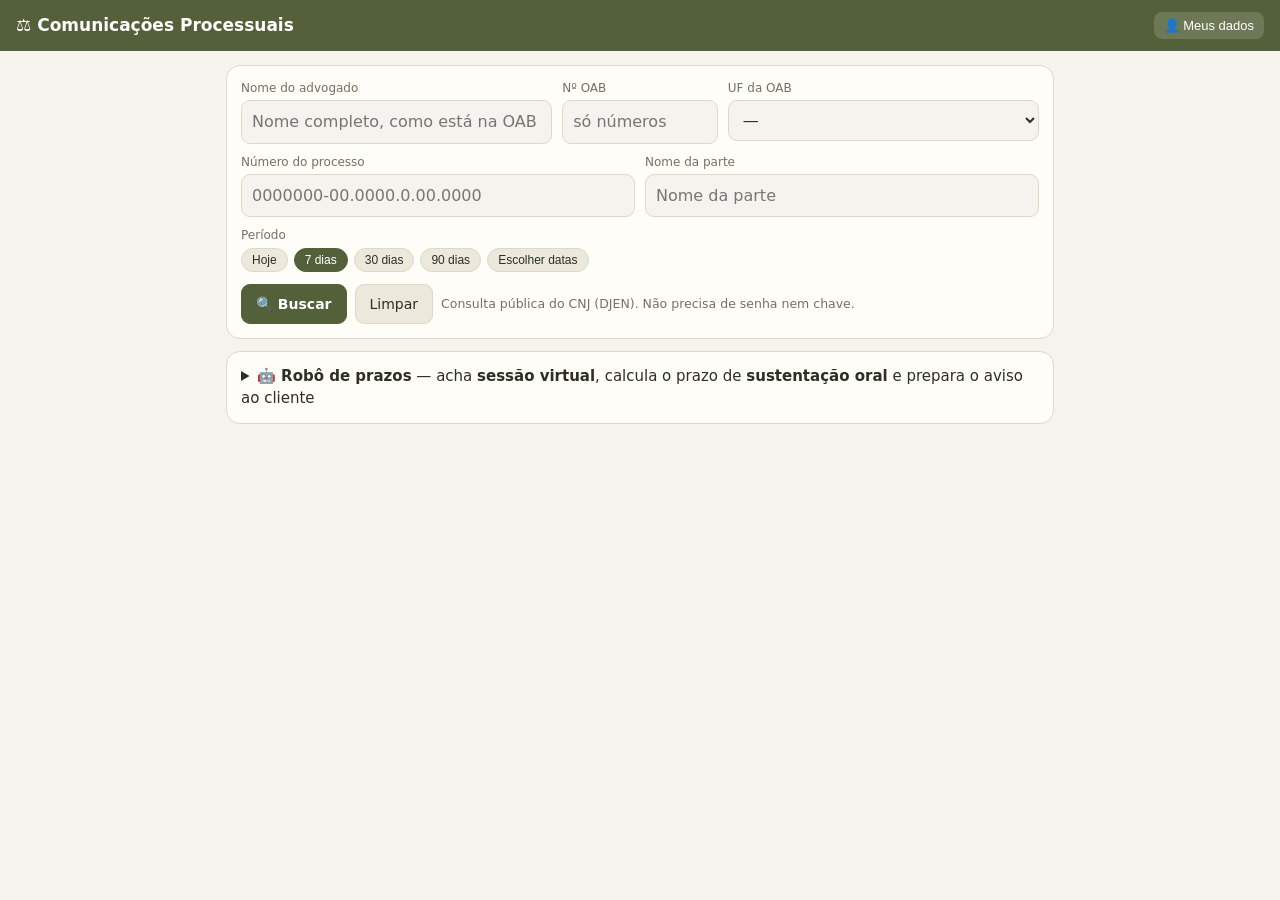
<file: app/ferramentas/comunicacoes.html>
<!DOCTYPE html>
<html lang="pt-BR">
<head><style>/* 23/11: sem esticar */html,body,*{overscroll-behavior:none}</style>
<meta charset="utf-8">
<meta name="viewport" content="width=device-width, initial-scale=1, viewport-fit=cover">
<meta name="theme-color" content="#53603a">
<title>Comunicações Processuais</title>
<style>
  :root {
    --bg: #f5f3ee; --card: #fffdf8; --line: #ddd8cb; --tx: #2c2f24; --mut: #6f7363;
    --acc: #53603a; --acc2: #66764a; --ok: #2f7d4f; --warn: #a86a12; --bad: #b3261e; --chip: #ece8dc;
  }
  @media (prefers-color-scheme: dark) {
    :root { --bg: #15170f; --card: #1d2016; --line: #343929; --tx: #e8e6dc; --mut: #a3a690; --acc: #9db36d; --acc2: #b4c98a; --chip: #2a2e20; }
  }
  * { box-sizing: border-box; }
  [hidden] { display: none !important; }
  body { margin: 0; background: var(--bg); color: var(--tx); font: 15px/1.45 system-ui, -apple-system, "Segoe UI", Roboto, sans-serif; }
  header { position: sticky; top: 0; z-index: 5; background: var(--acc); color: #fff; padding: 12px 16px; padding-top: max(12px, env(safe-area-inset-top)); display: flex; align-items: center; gap: 10px; }
  header h1 { font-size: 17px; margin: 0; flex: 1; }
  header button { background: rgba(255,255,255,.15); color: #fff; border: 0; border-radius: 8px; padding: 6px 10px; font-size: 13px; cursor: pointer; }
  main { max-width: 860px; margin: 0 auto; padding: 14px 16px 40px; }
  .card { background: var(--card); border: 1px solid var(--line); border-radius: 14px; padding: 14px; margin-bottom: 12px; }
  label { display: block; font-size: 12px; color: var(--mut); margin-bottom: 3px; }
  input, select { width: 100%; font: inherit; font-size: 16px; padding: 9px 10px; border-radius: 9px; border: 1px solid var(--line); background: var(--bg); color: var(--tx); }
  .grid { display: grid; gap: 10px; grid-template-columns: 1fr; }
  @media (min-width: 620px) { .g3 { grid-template-columns: 2fr 1fr 2fr; } .g2 { grid-template-columns: 1fr 1fr; } }
  .row { display: flex; gap: 8px; flex-wrap: wrap; align-items: center; }
  .btn { font: inherit; font-size: 14px; padding: 9px 14px; border-radius: 9px; border: 1px solid var(--line); background: var(--chip); color: var(--tx); cursor: pointer; }
  .btn.primary { background: var(--acc); border-color: var(--acc); color: #fff; font-weight: 600; }
  .btn.sm { padding: 5px 10px; font-size: 13px; }
  .btn:disabled { opacity: .6; cursor: default; }
  .chips { display: flex; gap: 6px; flex-wrap: wrap; }
  .chip { font-size: 12px; padding: 4px 10px; border-radius: 99px; background: var(--chip); border: 1px solid var(--line); cursor: pointer; color: var(--tx); }
  .chip.on { background: var(--acc); color: #fff; border-color: var(--acc); }
  .muted { color: var(--mut); } .small { font-size: 12.5px; }
  .msg { padding: 10px 12px; border-radius: 10px; font-size: 14px; }
  .msg.err { background: #b3261e1a; color: var(--bad); } .msg.ok { background: #2f7d4f1a; color: var(--ok); }
  .item { border: 1px solid var(--line); border-radius: 12px; background: var(--card); margin-bottom: 8px; overflow: hidden; }
  .item.nova { border-left: 4px solid var(--acc); }
  .item.lida { opacity: .72; }
  .it-h { padding: 12px; cursor: pointer; }
  .badges { display: flex; gap: 5px; flex-wrap: wrap; margin-bottom: 4px; }
  .b { font-size: 11px; padding: 2px 8px; border-radius: 99px; background: var(--chip); border: 1px solid var(--line); }
  .b.t { background: var(--acc); color: #fff; border-color: var(--acc); }
  .b.n { background: #a86a12; color: #fff; border-color: #a86a12; }
  .b.sv { background: #6b2fb3; color: #fff; border-color: #6b2fb3; }
  .robo { margin-top: 8px; padding: 10px; border-radius: 10px; border: 2px solid #6b2fb3; background: rgba(107,47,179,.08); font-size: 14px; }
  .robo b { color: #6b2fb3; }
  .proc { font-family: ui-monospace, Menlo, Consolas, monospace; font-weight: 600; font-size: 14px; word-break: break-all; }
  .meta { font-size: 12.5px; color: var(--mut); display: flex; gap: 12px; flex-wrap: wrap; margin-top: 3px; }
  .it-b { border-top: 1px solid var(--line); padding: 12px; display: none; }
  .item.open .it-b { display: block; }
  .teor { white-space: pre-wrap; word-break: break-word; font-size: 14px; background: var(--bg); border: 1px solid var(--line); border-radius: 10px; padding: 10px; max-height: 60vh; overflow: auto; }
  h3 { font-size: 13px; margin: 10px 0 4px; color: var(--mut); }
  a { color: var(--acc); }
  .top-res { display: flex; justify-content: space-between; align-items: center; gap: 8px; flex-wrap: wrap; margin: 6px 0 10px; }
  details summary { cursor: pointer; }
</style>
</head>
<body>
<header>
  <h1>⚖️ Comunicações Processuais</h1>
  <button id="b-dados" title="Guardar seus dados para não digitar toda vez">👤 Meus dados</button>
</header>
<main>
  <div class="card">
    <div class="grid g3">
      <div><label for="f-nomeAdv">Nome do advogado</label><input id="f-nomeAdv" placeholder="Nome completo, como está na OAB" autocomplete="off"></div>
      <div><label for="f-oab">Nº OAB</label><input id="f-oab" inputmode="numeric" placeholder="só números" autocomplete="off"></div>
      <div><label for="f-uf">UF da OAB</label><select id="f-uf"></select></div>
    </div>
    <div class="grid g2" style="margin-top:10px">
      <div><label for="f-proc">Número do processo</label><input id="f-proc" placeholder="0000000-00.0000.0.00.0000" autocomplete="off"></div>
      <div><label for="f-parte">Nome da parte</label><input id="f-parte" placeholder="Nome da parte" autocomplete="off"></div>
    </div>
    <div style="margin-top:10px"><label>Período</label>
      <div class="chips" id="periodos">
        <button class="chip" data-d="0">Hoje</button><button class="chip on" data-d="7">7 dias</button><button class="chip" data-d="30">30 dias</button><button class="chip" data-d="90">90 dias</button><button class="chip" data-d="-1">Escolher datas</button>
      </div>
      <div class="grid g2" id="datas" style="margin-top:8px" hidden>
        <div><label for="f-ini">De</label><input type="date" id="f-ini"></div>
        <div><label for="f-fim">Até</label><input type="date" id="f-fim"></div>
      </div>
    </div>
    <div class="row" style="margin-top:12px">
      <button class="btn primary" id="b-buscar">🔍 Buscar</button>
      <button class="btn" id="b-limpar">Limpar</button>
      <span class="muted small">Consulta pública do CNJ (DJEN). Não precisa de senha nem chave.</span>
    </div>
  </div>

  <details class="card" id="robo-card">
    <summary><b>🤖 Robô de prazos</b> — acha <b>sessão virtual</b>, calcula o prazo de <b>sustentação oral</b> e prepara o aviso ao cliente</summary>
    <p class="small muted">Feito a partir do seu "robô jurídico" em Python, agora aqui dentro (sem Python, sem senha do Gmail). Em cada intimação que fala de julgamento virtual ("entre os dias…", "período de… a…", "início em… término em…"), ele mostra o início, o fim e o prazo para pedir sustentação oral (<b>regra do robô: 48 h antes do início</b> — confira no regimento do tribunal).</p>
    <p class="small"><b>👥 Seus clientes</b> (para saber de quem é cada processo): no Excel, salve como <b>.csv</b> com as colunas <code>processo; nome_completo; email; telefone; tratamento; nome_caso</code> — ou cole aqui, uma linha por cliente, separado por <b>;</b></p>
    <textarea id="cli-txt" rows="4" placeholder="processo;nome_completo;email;telefone;tratamento;nome_caso&#10;5000225-76.2020.8.13.0395;João da Silva;joao@email.com;31999990000;Prezado Sr. João;Aposentadoria"></textarea>
    <div class="row"><button class="btn sm" id="cli-guardar">💾 Guardar clientes</button><label class="btn sm">📂 Abrir .csv<input type="file" id="cli-arq" accept=".csv,text/csv,.txt" hidden></label><span class="small muted" id="cli-conta"></span></div>
  </details>
  <div id="status"></div>
  <div class="top-res" id="top-res" hidden>
    <b id="total"></b>
    <div class="row">
      <input id="f-filtro" placeholder="Filtrar resultado…" style="width:auto;min-width:160px;padding:6px 9px;font-size:14px">
      <label class="small"><input type="checkbox" id="f-sv"> 🗓 Só sessão virtual</label>
      <button class="btn sm" id="b-txt">⤓ Baixar .txt</button>
      <button class="btn sm" id="b-csv">⤓ Planilha (.csv)</button>
    </div>
  </div>
  <div id="lista"></div>
  <div class="row" style="justify-content:center"><button class="btn" id="b-mais" hidden>Carregar mais</button></div>
</main>

<script>
(function () {
  'use strict';
  const API = 'https://comunicaapi.pje.jus.br/api/v1/comunicacao';
  const UFS = ['', 'AC','AL','AP','AM','BA','CE','DF','ES','GO','MA','MT','MS','MG','PA','PB','PR','PE','PI','RJ','RN','RS','RO','RR','SC','SP','SE','TO'];
  const $ = (s) => document.querySelector(s);
  const esc = (s) => String(s == null ? '' : s).replace(/[&<>"']/g, (c) => ({ '&': '&amp;', '<': '&lt;', '>': '&gt;', '"': '&quot;', "'": '&#39;' }[c]));
  // 23/11: dentro do SK Jurídico, os clientes, os vistos e as lidas vão junto com os seus dados para a NUVEM
  // (entrou com e-mail e senha em outro aparelho, estão lá). Aberto sozinho, fica neste aparelho.
  const PAI = (() => { try { return window.parent !== window && window.parent.J && window.parent.J.pref ? window.parent.J : null; } catch (e) { return null; } })();
  const NUVEM = ['clientes', 'vistos', 'lidas'];
  const store = {
    get(k, d) {
      if (PAI && NUVEM.includes(k)) { const v = PAI.pref.get('djen:' + k, undefined); if (v !== undefined) return v; }
      try { const v = localStorage.getItem('djen:' + k); return v == null ? d : JSON.parse(v); } catch { return d; }
    },
    set(k, v) { if (PAI && NUVEM.includes(k)) PAI.pref.set('djen:' + k, v); try { localStorage.setItem('djen:' + k, JSON.stringify(v)); } catch {} },
  };

  $('#f-uf').innerHTML = UFS.map((u) => '<option value="' + u + '">' + (u || '—') + '</option>').join('');

  // ── Meus dados (guardados só neste aparelho) ──────────────────────────────
  function carregarDados() {
    const d = store.get('dados', null);
    if (!d) return;
    $('#f-nomeAdv').value = d.nome || ''; $('#f-oab').value = d.oab || ''; $('#f-uf').value = d.uf || '';
  }
  $('#b-dados').onclick = () => {
    const d = { nome: $('#f-nomeAdv').value.trim(), oab: $('#f-oab').value.replace(/\D/g, ''), uf: $('#f-uf').value };
    if (!d.nome && !d.oab) { alert('Preencha seu nome e/ou OAB nos campos e toque em "Meus dados" de novo para guardar.'); return; }
    store.set('dados', d);
    status('✅ Seus dados foram guardados neste aparelho. Da próxima vez já aparecem preenchidos.', 'ok');
  };
  carregarDados();

  // ── Período ───────────────────────────────────────────────────────────────
  let dias = 7;
  const iso = (d) => d.toISOString().slice(0, 10);
  $('#periodos').onclick = (e) => {
    const b = e.target.closest('[data-d]'); if (!b) return;
    document.querySelectorAll('#periodos .chip').forEach((x) => x.classList.toggle('on', x === b));
    dias = +b.dataset.d; $('#datas').hidden = dias !== -1;
  };
  function periodo() {
    if (dias === -1) return { ini: $('#f-ini').value, fim: $('#f-fim').value };
    const fim = new Date(), ini = new Date(); ini.setDate(ini.getDate() - dias);
    return { ini: iso(ini), fim: iso(fim) };
  }

  // ── Texto da comunicação (vem em HTML) ────────────────────────────────────
  function limpar(t) {
    if (!t) return '';
    const div = document.createElement('div');
    let h = String(t).replace(/<(script|style)[^>]*>[\s\S]*?<\/\1>/gi, '')
      .replace(/<br\s*\/?>/gi, '\n').replace(/<\/p>/gi, '\n\n').replace(/<\/(div|tr|li|h\d)>/gi, '\n').replace(/<\/td>/gi, ' | ');
    div.innerHTML = h;
    return (div.textContent || '').replace(/[ \t ]{2,}/g, ' ').replace(/\n[ \t]+/g, '\n').replace(/\n{3,}/g, '\n\n').trim();
  }
  const fData = (d) => { if (!d) return ''; const m = String(d).match(/^(\d{4})-(\d{2})-(\d{2})/); return m ? m[3] + '/' + m[2] + '/' + m[1] : d; };

  function parse(it) {
    return {
      id: it.id, hash: it.hash || '',
      data: it.data_disponibilizacao || it.datadisponibilizacao || it.dataDisponibilizacao || '',
      tribunal: it.siglaTribunal || it.tribunal || '',
      tipo: it.tipoComunicacao || it.tipo || '',
      orgao: it.nomeOrgao || it.orgao || '',
      processo: it.numeroprocessocommascara || it.numero_processo || it.processo || '',
      classe: it.nomeClasse || it.classe || '',
      tipoDoc: it.tipoDocumento || '',
      texto: limpar(it.texto || ''),
      link: it.link || '', meio: it.meiocompleto || it.meio || '', status: it.status || '',
      partes: (it.destinatarios || []).map((d) => ({ nome: d.nome || '', polo: d.polo === 'A' ? 'Ativo' : d.polo === 'P' ? 'Passivo' : (d.polo || '') })),
      advs: (it.destinatarioadvogados || it.advogados || []).map((x) => { const a = x.advogado || x; return { nome: a.nome || '', oab: a.numero_oab || a.oab || '', uf: a.uf_oab || a.uf || '' }; }),
    };
  }

  // ── 🤖 Robô de prazos (vindo do robô em Python: regex_parser + excel_manager + email_draft) ──
  const D8 = '(\\d{2}/\\d{2}/\\d{4})', CON = '(?:e|a|até|ao|com término em|com término)';
  const PADROES = [
    new RegExp('entre\\s+os\\s+dias\\s+' + D8 + '\\s+' + CON + '\\s+' + D8, 'i'),
    new RegExp('per[íi]odo\\s+de\\s+' + D8 + '\\s+' + CON + '\\s+' + D8, 'i'),
    new RegExp('julgamento\\s+(?:virtual\\s+)?de\\s+' + D8 + '\\s+' + CON + '\\s+' + D8, 'i'),
    new RegExp('in[íi]cio\\s+(?:em\\s+)?' + D8 + '[\\s\\S]*?t[eé]rmino\\s+(?:em\\s+)?' + D8, 'i'),
    new RegExp('\\bde\\s+' + D8 + '\\s+' + CON + '\\s+' + D8, 'i'),
  ];
  const paraData = (t) => { const m = /^(\d{2})\/(\d{2})\/(\d{4})$/.exec(t); if (!m) return null; const d = new Date(+m[3], +m[2] - 1, +m[1]); return d.getMonth() === +m[2] - 1 ? d : null; };
  const dd = (d) => String(d.getDate()).padStart(2, '0') + '/' + String(d.getMonth() + 1).padStart(2, '0') + '/' + d.getFullYear();
  function sessao(texto) {
    if (!/virtual|sess[ãa]o|julgamento/i.test(texto || '')) return null;
    for (const re of PADROES) { const m = re.exec(texto); if (!m) continue; const a = paraData(m[1]), b = paraData(m[2]); if (!a || !b || b < a) continue; const pr = new Date(a.getTime() - 48 * 3600 * 1000); return { inicio: dd(a), fim: dd(b), prazo: dd(pr) + ' às 00:00', inicioDt: a, faltam: Math.ceil((pr - new Date()) / 86400000) }; }
    return null;
  }
  const soDig = (p) => String(p || '').replace(/\D/g, '');
  let clientes = store.get('clientes', []);
  function lerClientes(txt) {
    const linhas = String(txt || '').replace(/\r/g, '').split('\n').map((l) => l.trim()).filter(Boolean); if (!linhas.length) return [];
    const sep = (linhas[0].match(/;/g) || []).length >= (linhas[0].match(/,/g) || []).length ? ';' : ',';
    const cols = (l) => l.split(sep).map((x) => x.trim().replace(/^"|"$/g, ''));
    let cab = cols(linhas[0]).map((c) => c.toLowerCase().normalize('NFD').replace(/[\u0300-\u036f]/g, '').replace(/\s+/g, '_'));
    let corpo = linhas.slice(1);
    if (!cab.includes('processo')) { cab = ['processo', 'nome_completo', 'email', 'telefone', 'tratamento', 'nome_caso']; corpo = linhas; }
    return corpo.map((l) => { const v = cols(l), o = {}; cab.forEach((c, i) => { o[c] = v[i] || ''; }); o.nome_completo = o.nome_completo || o.nome || o.cliente || ''; return o; }).filter((o) => soDig(o.processo).length >= 7);
  }
  function contaCli() { $('#cli-conta').textContent = clientes.length ? clientes.length + ' cliente(s) guardado(s) neste aparelho' : ''; }
  $('#cli-guardar').onclick = () => { clientes = lerClientes($('#cli-txt').value); store.set('clientes', clientes); contaCli(); status(clientes.length ? '✅ ' + clientes.length + ' cliente(s) guardado(s).' : '⚠ Não achei nenhum cliente (precisa ter o número do processo).', clientes.length ? 'ok' : 'err'); render(); };
  $('#cli-arq').onchange = async (e) => { const f = e.target.files[0]; e.target.value = ''; if (!f) return; let t = await f.text(); if (/Ã|�/.test(t)) { try { t = new TextDecoder('windows-1252').decode(await f.arrayBuffer()); } catch (er) {} } $('#cli-txt').value = t; $('#cli-guardar').click(); };
  contaCli();
  const clienteDo = (proc) => { const p = soDig(proc); return p ? clientes.find((c) => soDig(c.processo) === p) : null; };
  function aviso(c, sv, cli) {
    const d = store.get('dados', {}) || {};
    const assunto = 'Comunicado: Julgamento Virtual Designado — ' + (cli && cli.nome_caso ? cli.nome_caso : 'Proc. ' + c.processo);
    const corpo = ((cli && cli.tratamento) || 'Prezado(a) Cliente') + ',\n\nEspero que esteja bem.\n\nInformo que foi designada sessão de julgamento virtual para o seu processo.\n\nProcesso nº: ' + c.processo + '\nInício da sessão: ' + sv.inicio + '\nTérmino da sessão: ' + sv.fim + '\n\nNeste momento, não é necessário o seu comparecimento. O julgamento acontece de forma eletrônica entre os magistrados.\n\nEstou acompanhando o prazo para eventual sustentação oral, caso seja cabível.\n\nAssim que tivermos o resultado, entro em contato.\n\nQualquer dúvida, estou à disposição.\n\nAtenciosamente,\n\n' + (d.nome || '') + '\nAdvogado' + (d.oab ? ' — OAB/' + (d.uf || '') + ' ' + d.oab : '');
    return { assunto, corpo };
  }
  function blocoRobo(c) {
    const sv = sessao(c.texto); if (!sv) return '';
    const cli = clienteDo(c.processo); const urg = sv.faltam <= 2 ? ' style="color:#b91c1c"' : '';
    const tel = cli && soDig(cli.telefone);
    return '<div class="robo">🤖 <b>Sessão virtual:</b> ' + sv.inicio + ' a ' + sv.fim + '<br>⏰ <b>Sustentação oral até:</b> <span' + urg + '>' + sv.prazo + (sv.faltam >= 0 ? ' (faltam ' + sv.faltam + ' dia(s))' : ' (já passou)') + '</span> <span class="small muted">— regra do robô: 48 h antes do início; confira no regimento</span>' +
      '<br>👤 <b>Cliente:</b> ' + (cli ? esc(cli.nome_completo || '(sem nome)') : '<span class="muted">não achei na sua lista (🤖 Robô de prazos, lá em cima)</span>') +
      '<div class="row" style="margin-top:6px"><button class="btn sm" data-a="aviso">📋 Copiar aviso ao cliente</button>' + (cli && cli.email ? '<button class="btn sm" data-a="email">✉️ E-mail ao cliente</button>' : '') + (tel ? '<button class="btn sm" data-a="zap">💬 WhatsApp</button>' : '') + '</div></div>';
  }

  // ── Busca ─────────────────────────────────────────────────────────────────
  let itens = [], total = 0, pagina = 1, ultimoParams = null;
  const vistos = new Set(store.get('vistos', []));
  const lidas = new Set(store.get('lidas', []));
  const chave = (c) => c.hash || String(c.id);

  function status(t, kind) { $('#status').innerHTML = t ? '<div class="msg ' + (kind || '') + '">' + t + '</div>' : ''; }

  function montarParams(p) {
    const q = new URLSearchParams();
    const oab = $('#f-oab').value.replace(/\D/g, ''), uf = $('#f-uf').value;
    const nomeAdv = $('#f-nomeAdv').value.trim(), parte = $('#f-parte').value.trim(), proc = $('#f-proc').value.replace(/[.\-\s]/g, '');
    if (oab) q.set('numeroOab', oab);
    if (uf && oab) q.set('ufOab', uf);
    if (nomeAdv) q.set('nomeAdvogado', nomeAdv);
    if (parte) q.set('nomeParte', parte);
    if (proc) q.set('numeroProcesso', proc);
    const per = periodo();
    if (per.ini) q.set('dataDisponibilizacaoInicio', per.ini);
    if (per.fim) q.set('dataDisponibilizacaoFim', per.fim);
    q.set('pagina', String(p)); q.set('itensPorPagina', '100');
    return q;
  }

  async function buscar(mais) {
    const tem = $('#f-oab').value.trim() || $('#f-nomeAdv').value.trim() || $('#f-parte').value.trim() || $('#f-proc').value.trim();
    if (!tem) { status('Preencha pelo menos um campo: nome do advogado, OAB, parte ou processo.', 'err'); return; }
    if (!mais) { itens = []; pagina = 1; ultimoParams = montarParams(1); } else { pagina++; ultimoParams.set('pagina', String(pagina)); }
    $('#b-buscar').disabled = true; $('#b-mais').disabled = true;
    status('Consultando o CNJ…');
    try {
      const r = await fetch(API + '?' + ultimoParams.toString(), { headers: { Accept: 'application/json' } });
      if (r.status === 429) throw new Error('O CNJ pediu para esperar um pouco (muitas consultas seguidas). Tente de novo em 1 minuto.');
      if (!r.ok) throw new Error('O CNJ respondeu com erro ' + r.status + '.');
      const d = await r.json();
      const novos = (d.items || []).map(parse);
      total = d.count || (itens.length + novos.length);
      itens = itens.concat(novos);
      status('');
      render();
      // marca como "vistas" para destacar as novas na próxima consulta
      itens.forEach((c) => vistos.add(chave(c)));
      store.set('vistos', [...vistos].slice(-5000));
    } catch (e) {
      if (mais) pagina--;
      const rede = /Failed to fetch|NetworkError|Load failed/i.test(e.message);
      status(rede
        ? '⚠ Não consegui falar com o CNJ. Confira a internet. O CNJ também pode recusar acessos de fora do Brasil (VPN ligada?).'
        : '⚠ ' + esc(e.message), 'err');
    } finally { $('#b-buscar').disabled = false; $('#b-mais').disabled = false; }
  }

  function render() {
    const f = ($('#f-filtro').value || '').toLowerCase();
    const soSV = $('#f-sv') && $('#f-sv').checked;
    const vis = itens.filter((c) => (!soSV || sessao(c.texto)) && (!f || (c.processo + ' ' + c.texto + ' ' + c.orgao + ' ' + c.partes.map((p) => p.nome).join(' ')).toLowerCase().includes(f)));
    $('#top-res').hidden = !itens.length && !total;
    $('#total').textContent = total ? total + ' comunicação(ões)' + (itens.length < total ? ' · mostrando ' + itens.length : '') : 'Nenhuma comunicação encontrada no período';
    $('#b-mais').hidden = !(itens.length < total);
    $('#lista').innerHTML = vis.map((c, i) => {
      const k = chave(c), nova = !vistos.has(k), lida = lidas.has(k);
      return '<div class="item' + (nova ? ' nova' : '') + (lida ? ' lida' : '') + '" data-k="' + esc(k) + '">' +
        '<div class="it-h"><div class="badges">' + (nova ? '<span class="b n">NOVA</span>' : '') + (sessao(c.texto) ? '<span class="b sv">🗓 SESSÃO VIRTUAL</span>' : '') + (c.tipo ? '<span class="b t">' + esc(c.tipo) + '</span>' : '') + (c.tribunal ? '<span class="b">' + esc(c.tribunal) + '</span>' : '') + ((c.tipoDoc || c.classe) ? '<span class="b">' + esc(c.tipoDoc || c.classe) + '</span>' : '') + (lida ? '<span class="b">✓ lida</span>' : '') + '</div>' +
        '<div class="proc">' + esc(c.processo) + '</div>' +
        '<div class="meta"><span>📅 ' + esc(fData(c.data)) + '</span>' + (c.orgao ? '<span>🏛 ' + esc(c.orgao) + '</span>' : '') + '</div>' +
        (c.partes.length ? '<div class="small muted" style="margin-top:4px">' + esc(c.partes.map((p) => p.nome + (p.polo ? ' (' + p.polo + ')' : '')).join(' · ')) + '</div>' : '') +
        blocoRobo(c) +
        '</div><div class="it-b">' +
        (c.advs.length ? '<h3>Advogados</h3><div class="small">' + c.advs.map((a) => esc(a.nome) + (a.oab ? ' — OAB ' + esc(a.oab) + '/' + esc(a.uf) : '')).join('<br>') + '</div>' : '') +
        (c.meio ? '<h3>Meio</h3><div class="small">' + esc(c.meio) + '</div>' : '') +
        (c.texto ? '<h3>Teor da comunicação</h3><div class="teor">' + esc(c.texto) + '</div>' : '') +
        '<div class="row" style="margin-top:10px">' +
          '<button class="btn sm" data-a="copiar">📋 Copiar teor</button>' +
          '<button class="btn sm" data-a="lida">' + (lida ? '↺ Marcar não lida' : '✓ Marcar como lida') + '</button>' +
          (c.link ? '<a class="btn sm" href="' + esc(c.link) + '" target="_blank" rel="noopener">↗ Ver no tribunal</a>' : '') +
          (c.hash ? '<a class="btn sm" href="https://comunicaapi.pje.jus.br/api/v1/comunicacao/' + encodeURIComponent(c.hash) + '/certidao" target="_blank" rel="noopener">⤓ Certidão (PDF)</a>' : '') +
        '</div></div></div>';
    }).join('') || (itens.length ? '<p class="muted">Nada com esse filtro.</p>' : '');
  }

  $('#lista').addEventListener('click', async (e) => {
    const item = e.target.closest('.item'); if (!item) return;
    const k = item.dataset.k, c = itens.find((x) => chave(x) === k);
    const a = e.target.closest('[data-a]');
    if (!a) { if (e.target.closest('.it-h')) item.classList.toggle('open'); return; }
    if (a.dataset.a === 'copiar' && c) {
      const t = c.processo + '\n' + fData(c.data) + ' — ' + c.orgao + '\n\n' + c.texto;
      try { await navigator.clipboard.writeText(t); a.textContent = '✓ Copiado'; } catch { prompt('Copie o texto:', t); }
    }
    if ((a.dataset.a === 'aviso' || a.dataset.a === 'email' || a.dataset.a === 'zap') && c) {
      const sv = sessao(c.texto), cli = clienteDo(c.processo), m = aviso(c, sv, cli);
      if (a.dataset.a === 'aviso') { try { await navigator.clipboard.writeText(m.assunto + '\n\n' + m.corpo); a.textContent = '✓ Copiado'; } catch { prompt('Copie:', m.corpo); } }
      if (a.dataset.a === 'email') window.open('mailto:' + encodeURIComponent(cli.email) + '?subject=' + encodeURIComponent(m.assunto) + '&body=' + encodeURIComponent(m.corpo), '_blank');
      if (a.dataset.a === 'zap') { let t = soDig(cli.telefone); if (t.length <= 11) t = '55' + t; window.open('https://wa.me/' + t + '?text=' + encodeURIComponent(m.corpo), '_blank'); }
      return;
    }
    if (a.dataset.a === 'lida') { lidas.has(k) ? lidas.delete(k) : lidas.add(k); store.set('lidas', [...lidas].slice(-5000)); const open = item.classList.contains('open'); render(); if (open) { const n = document.querySelector('.item[data-k="' + CSS.escape(k) + '"]'); if (n) n.classList.add('open'); } }
  });

  // ── Baixar ────────────────────────────────────────────────────────────────
  function baixar(nome, texto, tipo) {
    const a = document.createElement('a');
    a.href = URL.createObjectURL(new Blob([texto], { type: tipo + ';charset=utf-8' }));
    a.download = nome; document.body.appendChild(a); a.click(); a.remove();
    setTimeout(() => URL.revokeObjectURL(a.href), 2000);
  }
  $('#b-txt').onclick = () => baixar('comunicacoes-' + iso(new Date()) + '.txt', itens.map((c) => '═'.repeat(40) + '\n' + c.processo + ' · ' + fData(c.data) + ' · ' + c.tribunal + '\n' + c.orgao + '\nPartes: ' + c.partes.map((p) => p.nome + ' (' + p.polo + ')').join('; ') + '\n\n' + c.texto + '\n').join('\n'), 'text/plain');
  $('#b-csv').onclick = () => {
    const q = (v) => '"' + String(v || '').replace(/"/g, '""') + '"';
    const linhas = [['Data', 'Tribunal', 'Tipo', 'Processo', 'Órgão', 'Partes', 'Link'].map(q).join(';')]
      .concat(itens.map((c) => [fData(c.data), c.tribunal, c.tipo, c.processo, c.orgao, c.partes.map((p) => p.nome).join(' / '), c.link].map(q).join(';')));
    baixar('comunicacoes-' + iso(new Date()) + '.csv', '﻿' + linhas.join('\r\n'), 'text/csv');
  };

  $('#b-buscar').onclick = () => buscar(false);
  $('#b-mais').onclick = () => buscar(true);
  $('#f-filtro').oninput = render;
  $('#f-sv').onchange = render;
  $('#b-limpar').onclick = () => { ['#f-proc', '#f-parte'].forEach((s) => ($(s).value = '')); itens = []; total = 0; status(''); render(); $('#top-res').hidden = true; };
  document.querySelectorAll('main input').forEach((i) => i.addEventListener('keydown', (e) => { if (e.key === 'Enter' && i.id !== 'f-filtro') buscar(false); }));
})();
</script>
</body>
</html>
</file>
<file: app/css/app.css>
/* 23/11: SEM "ESTICAR IGUAL CHICLETE" — o Android estica a tela quando passa da ponta (e às vezes trava esticado). Isto desliga em tudo. */
html, body, * { overscroll-behavior: none; }

/* Assistente Jurídico — visual: azul-tinta e papel. Feito para o celular primeiro. */
:root {
  --bg: #eef0f3; --papel: #ffffff; --fg: #1d2330; --mut: #5b6475; --linha: #d6dbe3;
  --tinta: #1d2a3a; --tinta-2: #2c4466; --ouro: #a07c2c; --ouro-claro: #f5ecd6;
  --bom: #2f7a55; --bom-bg: #e3f2ea; --ruim: #b3362b; --ruim-bg: #fbe7e4;
  --raio: 10px; --sombra: 0 1px 2px rgba(0,0,0,.06), 0 4px 14px rgba(0,0,0,.05);
}
@media (prefers-color-scheme: dark) {
  :root { --bg: #11151c; --papel: #1a202a; --fg: #e7eaf0; --mut: #9aa3b3; --linha: #2b3341; --tinta: #0d131c; --tinta-2: #2c4466; --ouro: #d9b35e; --ouro-claro: #2b2618; --bom: #7fd3a6; --bom-bg: #15281f; --ruim: #f19a90; --ruim-bg: #351b19; color-scheme: dark; }
}
* { box-sizing: border-box; }
html, body { margin: 0; }
body { background: var(--bg); color: var(--fg); font: 16px/1.5 system-ui, "Segoe UI", Roboto, sans-serif; padding-bottom: env(safe-area-inset-bottom); }
button, input, select, textarea { font: inherit; color: inherit; }
.topo { position: sticky; top: 0; z-index: 20; display: flex; align-items: center; gap: 10px; padding: 10px 14px; background: var(--tinta); color: #fff; }
.marca { flex: 1; min-width: 0; white-space: nowrap; overflow: hidden; text-overflow: ellipsis; }
.versao { font-size: 12px; opacity: .7; margin-left: 4px; }
.chave-status { background: rgba(255,255,255,.12); border: 1px solid rgba(255,255,255,.25); color: #fff; border-radius: 999px; padding: 5px 12px; font-size: 14px; cursor: pointer; }
.chave-status.ok { background: #2f7a55; border-color: #2f7a55; }
.abas { position: sticky; top: 50px; z-index: 19; display: flex; gap: 4px; overflow-x: auto; padding: 8px 10px; background: var(--papel); border-bottom: 1px solid var(--linha); scrollbar-width: none; }
.abas::-webkit-scrollbar { display: none; }
.abas button { flex: none; border: 1px solid var(--linha); background: var(--bg); border-radius: 999px; padding: 7px 13px; cursor: pointer; font-size: 15px; }
.abas button.ativa { background: var(--tinta-2); color: #fff; border-color: var(--tinta-2); }
main { max-width: 980px; margin: 0 auto; padding: 14px 12px 80px; }
.painel { display: none; }
.painel.ativo { display: block; }
h2 { font-size: 20px; margin: 4px 0 10px; }
h3 { font-size: 16px; margin: 16px 0 6px; }
.mut { color: var(--mut); }
.peq { font-size: 13px; }
.cartao { background: var(--papel); border: 1px solid var(--linha); border-radius: var(--raio); padding: 14px; box-shadow: var(--sombra); margin-bottom: 12px; }
.linha { display: flex; gap: 8px; flex-wrap: wrap; align-items: center; }
.linha > .cresce { flex: 1 1 200px; min-width: 0; }
.bt { border: 1px solid var(--linha); background: var(--papel); border-radius: 8px; padding: 9px 13px; cursor: pointer; min-height: 42px; }
.bt:hover { border-color: var(--tinta-2); }
.bt.forte { background: var(--tinta-2); color: #fff; border-color: var(--tinta-2); font-weight: 600; }
.bt.ouro { background: var(--ouro); color: #fff; border-color: var(--ouro); font-weight: 600; }
.bt.perigo { color: var(--ruim); border-color: var(--ruim); }
.bt.mini { min-height: 34px; padding: 5px 9px; font-size: 14px; }
.bt:disabled { opacity: .5; cursor: default; }
.bt.gravando { background: var(--ruim); color: #fff; border-color: var(--ruim); animation: pulsa 1.2s infinite; }
@keyframes pulsa { 50% { opacity: .65; } }
input[type=text], input[type=password], input[type=search], select, textarea { width: 100%; border: 1px solid var(--linha); background: var(--papel); border-radius: 8px; padding: 10px 12px; }
textarea { min-height: 180px; resize: vertical; line-height: 1.5; }
label.campo { display: block; font-size: 14px; color: var(--mut); margin: 10px 0 4px; }
.acoes-ia { display: grid; grid-template-columns: repeat(auto-fill, minmax(150px, 1fr)); gap: 8px; margin: 10px 0; }
.acoes-ia .bt { text-align: left; }
.acoes-ia .bt small { display: block; color: var(--mut); font-size: 12px; line-height: 1.3; margin-top: 2px; }
.resultado { background: var(--papel); border: 1px solid var(--linha); border-radius: var(--raio); padding: 16px; min-height: 80px; line-height: 1.65; overflow-wrap: anywhere; }
.resultado h1, .resultado h2, .resultado h3 { margin: 12px 0 6px; }
.resultado p { margin: 0 0 10px; }
.carregando { display: inline-block; width: 16px; height: 16px; border: 3px solid var(--linha); border-top-color: var(--tinta-2); border-radius: 50%; animation: gira .8s linear infinite; vertical-align: -3px; }
@keyframes gira { to { transform: rotate(360deg); } }
.avisos { position: fixed; left: 50%; bottom: 18px; transform: translateX(-50%); z-index: 99; display: grid; gap: 6px; width: min(92vw, 520px); }
.aviso { background: #1d2330; color: #fff; padding: 11px 14px; border-radius: 10px; box-shadow: 0 6px 20px rgba(0,0,0,.25); font-size: 15px; }
.aviso.erro { background: #8f2a22; }
.aviso.ok { background: #245f43; }
/* ── editor ── */
.barra-editor { position: sticky; top: 102px; z-index: 10; display: flex; flex-wrap: wrap; gap: 4px; background: var(--papel); border: 1px solid var(--linha); border-radius: var(--raio); padding: 6px; margin-bottom: 10px; }
.barra-editor .bt { min-height: 36px; min-width: 38px; padding: 4px 8px; font-size: 15px; }
.barra-editor select { width: auto; padding: 6px; min-height: 36px; }
.barra-editor .sep { width: 1px; background: var(--linha); margin: 2px 2px; }
.folha-fundo { background: #c9ced6; padding: 14px 6px; border-radius: var(--raio); overflow-x: auto; }
@media (prefers-color-scheme: dark) { .folha-fundo { background: #0b0e13; } }
.folha { background: #fff; color: #111; width: min(100%, 21cm); min-height: 29.7cm; margin: 0 auto; padding: 2.5cm 2cm 2cm 3cm; box-shadow: 0 2px 12px rgba(0,0,0,.25); outline: none; font-family: "Times New Roman", Times, serif; font-size: 12pt; line-height: 1.5; text-align: justify; overflow-wrap: anywhere; }
@media (max-width: 700px) { .folha { padding: 1.2cm 0.9cm; min-height: 60vh; } }
.folha p { margin: 0 0 0.4em; }
.folha h1 { font-size: 14pt; text-align: center; text-transform: uppercase; margin: 0.6em 0; }
.folha h2 { font-size: 12pt; text-transform: uppercase; margin: 0.8em 0 0.4em; }
.folha h3 { font-size: 12pt; margin: 0.6em 0 0.3em; }
.folha blockquote { margin: 0.6em 0 0.6em 4cm; font-size: 10pt; line-height: 1; text-align: justify; }
.folha.recuo p { text-indent: 2.5cm; }
.folha table { border-collapse: collapse; width: 100%; }
.folha td, .folha th { border: 1px solid #999; padding: 4px 6px; }
.titulo-doc { font-weight: 600; }
/* ── conversa ── */
.chat { display: grid; gap: 10px; margin-bottom: 12px; }
.msg { padding: 10px 13px; border-radius: 12px; max-width: 92%; line-height: 1.55; overflow-wrap: anywhere; }
.msg.eu { justify-self: end; background: var(--tinta-2); color: #fff; border-bottom-right-radius: 3px; }
.msg.ia { justify-self: start; background: var(--papel); border: 1px solid var(--linha); border-bottom-left-radius: 3px; }
.msg .msg-bts { display: flex; gap: 6px; margin-top: 6px; flex-wrap: wrap; }
.msg p { margin: 0 0 8px; }
.entrada-chat { position: sticky; bottom: 0; background: var(--bg); padding: 8px 0; display: flex; gap: 6px; align-items: flex-end; }
.entrada-chat textarea { min-height: 52px; max-height: 40vh; }
/* ── listas ── */
.lista { display: grid; gap: 8px; }
.item { display: flex; gap: 10px; align-items: center; background: var(--papel); border: 1px solid var(--linha); border-radius: var(--raio); padding: 10px 12px; }
.item .info { flex: 1; min-width: 0; }
.item .info b { display: block; overflow: hidden; text-overflow: ellipsis; white-space: nowrap; }
.item .info small { color: var(--mut); }
.item .bts { display: flex; gap: 4px; flex-wrap: wrap; justify-content: flex-end; }
/* ── ferramentas ── */
.grade { display: grid; grid-template-columns: repeat(auto-fill, minmax(220px, 1fr)); gap: 10px; }
.ferr { text-align: left; background: var(--papel); border: 1px solid var(--linha); border-radius: var(--raio); padding: 14px; cursor: pointer; }
.ferr b { display: block; font-size: 17px; margin-bottom: 4px; }
.ferr span { color: var(--mut); font-size: 14px; }
.quadro-ferr { position: fixed; inset: 0; z-index: 50; background: var(--bg); display: flex; flex-direction: column; }
.quadro-ferr[hidden] { display: none; }
.quadro-ferr .barra { display: flex; gap: 8px; align-items: center; padding: 8px 10px; background: var(--tinta); color: #fff; }
.quadro-ferr .barra b { flex: 1; min-width: 0; overflow: hidden; text-overflow: ellipsis; white-space: nowrap; }
.quadro-ferr iframe { flex: 1; width: 100%; border: 0; background: #fff; }
.caixa { padding: 10px 12px; border-radius: 8px; border-left: 4px solid var(--ouro); background: var(--ouro-claro); margin: 10px 0; font-size: 14px; }
.caixa.bom { border-color: var(--bom); background: var(--bom-bg); }
.caixa.ruim { border-color: var(--ruim); background: var(--ruim-bg); }
details > summary { cursor: pointer; }
@media print {
  .topo, .abas, .barra-editor, .avisos, .so-tela, .painel:not(#painel-editor) { display: none !important; }
  body, main, .folha-fundo { background: #fff !important; padding: 0 !important; margin: 0 !important; }
  .folha { box-shadow: none; width: auto; min-height: 0; padding: 0; }
  @page { size: A4; margin: 2.5cm 2cm 2cm 3cm; }
}

/* 🧪 Meus Códigos */
.mono { font: 13px/1.5 ui-monospace, Consolas, monospace; }
.cg-item { display: flex; gap: 8px; align-items: center; border-top: 1px solid var(--linha); padding: 8px 0; }
.cg-ic { font-size: 22px; width: 28px; text-align: center; }
.cg-nome { background: none; border: 0; padding: 0; font: inherit; font-weight: 700; color: var(--tinta, inherit); text-align: left; cursor: pointer; word-break: break-word; }
.cg-visor { position: fixed; inset: 0; z-index: 40; background: var(--bg); display: flex; flex-direction: column; }
.cg-visor[hidden] { display: none; }
.cg-topo { display: flex; gap: 8px; align-items: center; padding: 8px 10px; background: var(--tinta, #1d2a3a); color: #fff; }
.cg-topo b { overflow: hidden; text-overflow: ellipsis; white-space: nowrap; }
.cg-bts { display: flex; gap: 6px; padding: 8px; overflow-x: auto; border-bottom: 1px solid var(--linha); }
.cg-bts .bt { flex: none; }
.cg-corpo { flex: 1; min-height: 0; position: relative; }
.cg-palco { position: absolute; inset: 0; display: flex; justify-content: center; background: #c9ced8; }
.cg-palco[hidden], .cg-texto[hidden] { display: none; }
.cg-palco iframe { width: 100%; height: 100%; border: 0; background: #fff; }
.cg-palco.cel iframe { width: 390px; max-width: 100%; }
.cg-texto { position: absolute; inset: 0; width: 100%; height: 100%; border: 0; border-radius: 0; resize: none; white-space: pre; padding: 10px; }

/* 🔑 tela de login na entrada (17/11) */
#entrada { position: fixed; inset: 0; z-index: 9000; background: var(--bg); display: flex; align-items: center; justify-content: center; padding: 16px; overflow: auto; }
#entrada .ent-caixa { width: min(400px, 100%); background: var(--papel); border: 1px solid var(--linha); border-radius: 16px; box-shadow: var(--sombra); padding: 28px 22px; display: flex; flex-direction: column; gap: 8px; }
#entrada .ent-logo { font-size: 42px; text-align: center; }
#entrada h1 { margin: 0; text-align: center; font-size: 24px; color: var(--fg); }
#entrada .ent-sub { margin: 0 0 8px; text-align: center; color: var(--mut); font-size: 15px; line-height: 1.4; }
#entrada .ent-rot { font-size: 14px; font-weight: 600; color: var(--fg); margin-top: 4px; }
#entrada input { width: 100%; box-sizing: border-box; font-size: 17px; padding: 12px; border: 1px solid var(--linha); border-radius: 10px; background: var(--bg); color: var(--fg); }
#entrada .ent-senha { position: relative; }
#entrada .ent-senha input { padding-right: 48px; }
#entrada .ent-olho { position: absolute; right: 4px; top: 50%; transform: translateY(-50%); background: none; border: 0; font-size: 20px; width: 44px; height: 44px; cursor: pointer; }
#entrada .ent-bt { width: 100%; min-height: 48px; font-size: 17px; margin-top: 6px; }
#entrada .ent-msg { min-height: 1.2em; margin: 6px 0 0; font-size: 15px; color: var(--bom); text-align: center; }
#entrada .ent-msg.ruim { color: var(--ruim); }
#entrada .ent-rodape { display: flex; flex-direction: column; align-items: center; gap: 4px; margin-top: 8px; }
#entrada .ent-link { background: none; border: 0; color: var(--tinta-2); text-decoration: underline; font-size: 15px; padding: 8px; min-height: 44px; cursor: pointer; }
@media (prefers-color-scheme: dark) { #entrada .ent-link { color: var(--ouro); } }
#entrada .ent-caixa { max-height: 94vh; overflow: auto; }
#entrada .ent-cfg { border: 1px solid var(--linha); border-radius: 12px; padding: 8px 10px; display: flex; flex-direction: column; gap: 6px; }
#entrada .ent-cfg summary { font-weight: 600; cursor: pointer; }
#entrada .ent-passos { margin: 6px 0; padding-left: 20px; font-size: 13px; line-height: 1.5; }
</file>
<file: app/ferramentas/cacabug/css/app.css>
/* Caça-Bug — aparência. Cores do Mini SK (escuro), letras legíveis no celular. */
:root {
  --bg: #0f1420; --card: #161d2e; --linha: #26304a; --txt: #e6ebf5; --muted: #93a0b8;
  --acc: #7c8cff; --bom: #4ade80; --meio: #fbbf24; --ruim: #f87171;
  --raio: 12px;
}
* { box-sizing: border-box; }
html, body { height: 100%; margin: 0; }
body { background: var(--bg); color: var(--txt); font: 15px/1.45 system-ui, -apple-system, "Segoe UI", Roboto, sans-serif; display: flex; flex-direction: column; overflow: hidden; }
[hidden] { display: none !important; }
code, pre { font-family: ui-monospace, "Cascadia Mono", Menlo, monospace; font-size: 12.5px; }
code { background: #0b1019; padding: 1px 5px; border-radius: 5px; word-break: break-all; }

#topo { display: flex; align-items: center; gap: 10px; padding: 10px 14px; padding-top: max(10px, env(safe-area-inset-top)); border-bottom: 1px solid var(--linha); background: #111827; }
.logo { font-weight: 700; font-size: 16px; white-space: nowrap; }
.chip { margin-left: auto; max-width: 60vw; overflow: hidden; text-overflow: ellipsis; white-space: nowrap; background: #1e2740; color: var(--txt); border: 1px solid var(--linha); border-radius: 999px; padding: 5px 12px; font-size: 13px; }

#corpo { flex: 1; overflow: auto; -webkit-overflow-scrolling: touch; }
.tela { padding: 14px; max-width: 900px; margin: 0 auto; display: flex; flex-direction: column; gap: 12px; }
.tela-ferr { max-width: none; padding: 0; height: 100%; gap: 0; }
body.modo-ferramenta #corpo { overflow: hidden; }
.ferr-barra { display: flex; align-items: center; gap: 8px; padding: 8px 10px; border-bottom: 1px solid var(--linha); background: #111827; flex-wrap: wrap; }
#ferr-host { flex: 1; position: relative; min-height: 0; }
.ferr-frame { position: absolute; inset: 0; width: 100%; height: 100%; border: 0; background: #fff; }

#abas { display: flex; border-top: 1px solid var(--linha); background: #111827; padding-bottom: env(safe-area-inset-bottom); }
#abas button { flex: 1; background: none; border: 0; color: var(--muted); padding: 7px 2px 6px; font-size: 19px; display: flex; flex-direction: column; align-items: center; gap: 1px; }
#abas button span { font-size: 10.5px; white-space: nowrap; }
#abas button.ativa { color: var(--txt); background: #1a2238; }

.card { background: var(--card); border: 1px solid var(--linha); border-radius: var(--raio); padding: 12px 14px; display: flex; flex-direction: column; gap: 8px; }
.card h3 { margin: 0; font-size: 16px; }
h3.sub { margin: 6px 0 0; font-size: 15px; color: var(--muted); }
.card.ativo { border-color: var(--acc); }
.stack { display: flex; flex-direction: column; gap: 10px; }
.row { display: flex; align-items: center; gap: 8px; }
.row.wrap { flex-wrap: wrap; }
.grow { flex: 1; min-width: 0; }
.muted { color: var(--muted); }
.small { font-size: 13px; }
.vazio { text-align: center; color: var(--muted); padding: 28px 12px; border: 1px dashed var(--linha); border-radius: var(--raio); }
.aviso { background: #2a2310; border: 1px solid #5c4a14; padding: 10px; border-radius: 10px; margin: 0; }
.erro { color: var(--ruim); }

.btn { background: #1e2740; color: var(--txt); border: 1px solid var(--linha); border-radius: 10px; padding: 9px 14px; font-size: 14px; cursor: pointer; }
.btn.small { padding: 6px 10px; font-size: 13px; }
.btn.primary { background: #3b46b8; border-color: #4d59d6; }
.btn.danger { background: #3a1620; border-color: #6b2232; color: #fecaca; }
.btn:active { transform: translateY(1px); }
.btn:disabled { opacity: .5; }

.tag { display: inline-block; font-size: 11.5px; padding: 1px 8px; border-radius: 999px; background: #22305a; color: #c7d2fe; white-space: nowrap; }
.tag.laranja { background: #4a2f0f; color: #fed7aa; }

.grade { display: grid; grid-template-columns: repeat(auto-fill, minmax(160px, 1fr)); gap: 10px; }
.cartao-ferr { background: var(--card); color: var(--txt); border: 1px solid var(--linha); border-radius: var(--raio); padding: 14px 12px; text-align: left; display: flex; flex-direction: column; gap: 4px; position: relative; font-size: 14px; }
.cartao-ferr .ic { font-size: 26px; }
.cartao-ferr .tag { position: absolute; top: 8px; right: 8px; }

.idx { border-top: 1px solid var(--linha); padding-top: 8px; display: flex; flex-direction: column; gap: 4px; }
.idx:first-of-type { border-top: 0; padding-top: 0; }
.linha { font-size: 14px; margin: 0; }
.linha.ruim { color: #fecaca; } .linha.meio { color: #fde68a; } .linha.bom { color: #bbf7d0; }

.tabela-rolar { overflow-x: auto; }
table.tab { border-collapse: collapse; width: 100%; font-size: 13.5px; }
table.tab th, table.tab td { border-bottom: 1px solid var(--linha); padding: 6px 8px; text-align: left; vertical-align: top; }
table.tab td.c { text-align: center; }
table.tab tr.dif td { background: #2a2310; }
ul.lista { margin: 4px 0 0; padding-left: 20px; display: flex; flex-direction: column; gap: 3px; font-size: 13.5px; }
details summary { cursor: pointer; padding: 4px 0; }
.chk-linha { display: flex; gap: 10px; align-items: flex-start; background: var(--card); border: 1px solid var(--linha); border-radius: 10px; padding: 10px; }
.chk-linha input { width: 20px; height: 20px; margin-top: 2px; }
pre.rel-texto { white-space: pre-wrap; word-break: break-word; background: #0b1019; border-radius: 8px; padding: 10px; max-height: 60vh; overflow: auto; margin: 0; }

/* janelas e avisos (mesmos nomes do Mini SK) */
.modal-wrap { position: fixed; inset: 0; background: rgba(0,0,0,.55); display: flex; align-items: center; justify-content: center; z-index: 50; padding: 16px; }
.modal { background: var(--card); border: 1px solid var(--linha); border-radius: 14px; padding: 16px; width: min(440px, 100%); display: flex; flex-direction: column; gap: 10px; }
.modal h3 { margin: 0; }
.modal p { margin: 0; }
.row.end { justify-content: flex-end; }
.inp { background: #0b1019; color: var(--txt); border: 1px solid var(--linha); border-radius: 8px; padding: 9px 10px; font-size: 15px; width: 100%; }
.toast { position: fixed; left: 50%; bottom: 76px; transform: translateX(-50%) translateY(20px); opacity: 0; transition: .2s; background: #1e2740; border: 1px solid var(--linha); padding: 10px 14px; border-radius: 10px; z-index: 60; max-width: 92vw; pointer-events: none; font-size: 14px; }
.toast.show { opacity: 1; transform: translateX(-50%) translateY(0); }
.toast.error { border-color: #6b2232; background: #3a1620; }
.toast.ok { border-color: #1f5c38; background: #12301f; }
#ferr-titulo { white-space: nowrap; overflow: hidden; text-overflow: ellipsis; }
/* diferença linha por linha */
.link-dif { background: none; border: 0; color: #a5b4fc; text-decoration: underline; padding: 0; font: inherit; text-align: left; word-break: break-all; cursor: pointer; }
.mais { color: #4ade80; } .menos { color: #f87171; }
.dif-tela { position: fixed; inset: 0; background: var(--bg); z-index: 40; overflow: auto; padding-bottom: 20px; }
.dif-barra { position: sticky; top: 0; display: flex; gap: 8px; align-items: center; padding: 10px 12px; padding-top: max(10px, env(safe-area-inset-top)); background: #111827; border-bottom: 1px solid var(--linha); }
.dif-barra b { overflow: hidden; text-overflow: ellipsis; white-space: nowrap; }
.dif-cod { font-family: ui-monospace, Menlo, monospace; font-size: 12.5px; line-height: 1.5; margin: 0 8px; border: 1px solid var(--linha); border-radius: 8px; overflow-x: auto; }
.dl { white-space: pre-wrap; word-break: break-word; padding: 0 8px 0 0; }
.dl .nl { display: inline-block; min-width: 3.2em; color: #5b6680; text-align: right; padding-right: 8px; user-select: none; }
.dl.add { background: #0f2e1c; color: #bbf7d0; } .dl.del { background: #3a1620; color: #fecaca; }
.dl.pulo { color: var(--muted); text-align: center; background: #121a2a; padding: 2px 0; }
.plano-pre { white-space: pre-wrap; word-break: break-word; font-size: 12px; max-height: 60vh; overflow: auto; background: rgba(0,0,0,.25); padding: 10px; border-radius: 8px; }
.form-eas { display: grid; gap: 10px; margin: 8px 0; }
.form-eas label { display: grid; gap: 4px; font-size: 14px; }
.eas-rel { display: grid; gap: 4px; margin: 10px 0; }
.org-nums { display: grid; grid-template-columns: repeat(auto-fill, minmax(96px, 1fr)); gap: 8px; margin: 10px 0; }
.org-num { background: rgba(255,255,255,.04); border: 1px solid var(--linha); border-radius: 8px; padding: 8px; display: grid; gap: 2px; }
.org-num b { font-size: 22px; font-variant-numeric: tabular-nums; } .org-num span { font-size: 12px; color: var(--muted); }
.org-num.bom { border-color: #22c55e; } .org-num.meio { border-color: #f59e0b; } .org-num.ruim { border-color: #ef4444; }

/* 🤖 IA (Meu Chat dentro do Caça-Bug) */
#tela-ia { max-width: none; }
.ia-barra { margin-bottom: 8px; }
.ia-quadro { width: 100%; height: calc(100dvh - 250px); min-height: 460px; border: 1px solid var(--linha); border-radius: 12px; background: #fff; display: block; }
.ia-lista { display: flex; flex-direction: column; gap: 4px; max-height: 55vh; overflow: auto; margin: 8px 0; }
.ia-item { text-align: left; overflow-wrap: anywhere; white-space: normal; }
.ia-escolha .inp { width: 100%; }

/* ── 💻 Terminal de verdade, 🔎 Análise, 🚀 Publicar e 🧼 Zip limpo (1.4) ── */
.tela-larga { max-width: 1200px; }
.lab-topo h2 { margin: 0 0 4px; font-size: 20px; }
.lab-mut { color: var(--muted); }
.lab-det { background: var(--card); border: 1px solid var(--linha); border-radius: 10px; padding: 8px 12px; margin: 6px 0; }
.lab-det summary { cursor: pointer; font-weight: 600; }
.lab-linha { display: flex; flex-wrap: wrap; gap: 8px; margin: 8px 0; align-items: center; }
.lab-chip { background: #1e2740; color: var(--txt); border: 1px solid var(--linha); border-radius: 99px; padding: 8px 12px; min-height: 40px; cursor: pointer; font: inherit; font-size: 14px; }
.lab-mini { background: transparent; color: var(--acc); border: 1px solid var(--linha); border-radius: 8px; padding: 4px 8px; cursor: pointer; font-size: 12px; }
.lab-busca { width: 100%; padding: 10px 12px; border-radius: 10px; border: 1px solid var(--linha); background: #0b1019; color: var(--txt); font: inherit; }
.lab-ul { margin: 4px 0 10px; padding-left: 18px; }
.lab-ul li { margin: 3px 0; overflow-wrap: anywhere; }
.lab-moldura { margin: 10px auto; border: 1px solid var(--linha); border-radius: 12px; overflow: hidden; background: #fff; }
.lab-moldura.largo { max-width: 100%; }
.lab-moldura iframe { width: 100%; height: 70vh; border: 0; display: block; background: #fff; }
.tx-term { height: 55vh; min-height: 300px; background: #07110d; border-radius: 10px; padding: 6px; overflow: hidden; margin: 8px 0; }
.tx-status { margin: 6px 0; font-weight: 600; }
.tx-status.ok { color: var(--bom); }
.tx-status.erro { color: var(--ruim); }
.limpo-item { display: flex; gap: 10px; align-items: flex-start; padding: 8px; border: 1px solid var(--linha); border-radius: 10px; cursor: pointer; }
.limpo-item input { margin-top: 4px; width: 20px; height: 20px; flex: none; }
.limpo-item.vazio { opacity: .5; }
</file>
<file: app/ferramentas/estudio-historias/css/estilo.css>
:root{--bg:#14161c;--card:#1d2029;--ink:#eceef3;--mut:#9aa1b2;--acc:#f2b84b;--acc2:#5fd1c4;--lin:#2e3240;--ruim:#ff7a7a;--fundo-prompter:#0d0f14}
:root[data-tema="claro"]{--bg:#f6f5f1;--card:#ffffff;--ink:#1c1e24;--mut:#5c6170;--acc:#b7791f;--acc2:#0f7c72;--lin:#d9d6cc;--ruim:#c62f2f;--fundo-prompter:#f0ede4}
:root[data-tema="cinza"]{--bg:#2a2d33;--card:#33373e;--ink:#eef0f3;--mut:#b2b8c3;--acc:#f0c36a;--acc2:#7fd8cd;--lin:#474c55;--ruim:#ff8f8f;--fundo-prompter:#24272c}
*{box-sizing:border-box}
html,body{margin:0;background:var(--bg);color:var(--ink);font:16px/1.5 system-ui,-apple-system,"Segoe UI",Roboto,sans-serif;overscroll-behavior:none}
body{padding-bottom:76px}
.topo{position:sticky;top:0;z-index:5;background:var(--bg);display:flex;gap:8px;align-items:center;justify-content:space-between;padding:10px 12px;border-bottom:1px solid var(--lin)}
.marca{white-space:nowrap}
.proj{display:flex;gap:6px;min-width:0;flex:1;justify-content:flex-end}
.proj select{max-width:60vw;min-width:0}
main{max-width:760px;margin:0 auto;padding:12px 16px}
h2{margin:6px 0 4px;font-size:1.3rem}
h3{margin:4px 0 8px;font-size:1.05rem}
.dica{color:var(--mut);margin:0 0 12px}
.pequeno{color:var(--mut);font-size:.88rem}
.campo,select{width:100%;min-height:44px;padding:8px 10px;border-radius:10px;border:1px solid var(--lin);background:var(--card);color:var(--ink);font:inherit;margin:4px 0 10px}
textarea.campo{resize:vertical;min-height:90px}
textarea.grande{min-height:220px}
.bt{min-height:44px;padding:0 14px;border-radius:10px;border:1px solid var(--lin);background:var(--card);color:var(--ink);font:600 15px system-ui,sans-serif;cursor:pointer}
.bt.forte{background:var(--acc);color:#1a1205;border-color:var(--acc)}
.bt.largo{width:100%;margin:8px 0}
.bt:disabled{opacity:.5}
.bt.gravando{background:var(--ruim);color:#fff;border-color:var(--ruim)}
.linha{display:flex;gap:8px;flex-wrap:wrap;align-items:center;margin:6px 0 10px}
.grade{display:grid;grid-template-columns:repeat(auto-fit,minmax(200px,1fr));gap:0 12px}
.grade label{font-size:.9rem;color:var(--mut)}
.marcar{display:flex;gap:8px;align-items:flex-start;margin:6px 0 10px;color:var(--ink)!important}
.marcar input{width:20px;height:20px;margin-top:2px;flex:none}
.caixa{background:var(--card);border:1px solid var(--lin);border-radius:12px;padding:12px;margin:10px 0}
.cena{background:var(--card);border:1px solid var(--lin);border-radius:12px;padding:10px;margin:10px 0}
.cena .cab{display:flex;justify-content:space-between;align-items:center;gap:6px;margin-bottom:6px}
.cena .cab b{color:var(--acc)}
.cena .cab .bts{display:flex;gap:4px}
.cena .cab .bts button{min-height:36px;padding:0 10px}
.cena textarea{min-height:80px;margin-bottom:6px}
.cena .meta{font-size:.85rem;color:var(--mut)}
.prompter{font-size:1.35rem;line-height:1.6;background:var(--fundo-prompter);border-radius:10px;padding:12px;margin:6px 0}
.prompter em{color:var(--acc);font-style:normal;font-weight:700}
.prompter .pausa{color:var(--acc2)}
.miniatura{width:100%;max-height:220px;object-fit:cover;border-radius:10px;display:block;margin:6px 0;background:var(--fundo-prompter)}
.sem-img{height:110px;border-radius:10px;display:flex;align-items:center;justify-content:center;background:var(--fundo-prompter);color:var(--mut);margin:6px 0}
audio{width:100%;margin:4px 0}
canvas#tela{width:100%;max-height:60vh;object-fit:contain;background:#000;border-radius:10px;margin:8px 0;display:none}
canvas#tela.on{display:block}
video{width:100%;border-radius:10px;background:#000;margin:8px 0}
.abas{position:fixed;left:0;right:0;bottom:0;z-index:6;display:grid;grid-template-columns:repeat(6,1fr);background:var(--card);border-top:1px solid var(--lin);padding-bottom:env(safe-area-inset-bottom)}
.abas button{background:none;border:0;color:var(--mut);font-size:1.25rem;padding:6px 0 8px;display:flex;flex-direction:column;align-items:center;gap:0;cursor:pointer}
.abas button span{font-size:.68rem}
.abas button.on{color:var(--acc)}
#aviso{position:fixed;left:16px;right:16px;bottom:86px;z-index:9;display:none;padding:12px 14px;border-radius:12px;background:#2a2f3d;color:#eceef3;box-shadow:0 6px 24px #0008}
#aviso.on{display:block}
#aviso.ok{background:#1f4d3a}
#aviso.erro{background:#5a2323}
.barra{height:10px;border-radius:6px;background:var(--fundo-prompter);overflow:hidden;margin:6px 0}
.barra i{display:block;height:100%;width:0;background:var(--acc)}

#tp{position:fixed;inset:0;z-index:20;background:#07080b;color:#eceef3;display:none;flex-direction:column;padding:12px 16px calc(12px + env(safe-area-inset-bottom))}
#tp.on{display:flex}
.tp-cab{display:flex;justify-content:space-between;align-items:center;gap:8px;color:var(--acc)}
.tp-janela{flex:1;overflow:hidden;position:relative;margin:10px 0;border-radius:12px;background:#0d0f14;padding:14px;-webkit-mask-image:linear-gradient(transparent 0,#000 8%,#000 85%,transparent 100%);mask-image:linear-gradient(transparent 0,#000 8%,#000 85%,transparent 100%)}
.tp-texto{font-size:clamp(28px,7.5vw,46px);line-height:1.45;font-weight:600;padding-top:18%;will-change:transform}
.tp-texto em{color:var(--acc);font-style:normal;font-weight:800}
.tp-texto .pausa{color:var(--acc2)}
.tp-como{background:#1d2029;border-radius:10px;padding:10px 12px;margin-bottom:6px}
.tp-conta{text-align:center;font-size:1.6rem;font-weight:800;color:var(--ruim);min-height:1.6em}
.tp-bts{display:flex;gap:8px;flex-wrap:wrap}
.tp-bts .bt{flex:1;min-height:56px;font-size:1.05rem}
.tp-vel{margin-top:8px;display:flex;align-items:center;gap:8px}
.tp-vel input{flex:1}
</file>
<file: app/ferramentas/meu-chat/css/app.css>
:root { --bg:#0f172a; --bg2:#16213a; --bg3:#1e2a47; --tx:#e6edf8; --mu:#9fb0cc; --li:#2b3a5c; --pri:#3b82f6; --ok:#34d399; --er:#f87171; --eu:#1d4ed8; }
@media (prefers-color-scheme: light) { :root:not([data-tema="escuro"]) { --bg:#f6f7fb; --bg2:#ffffff; --bg3:#eef2f9; --tx:#1d2433; --mu:#5b6478; --li:#dde2ec; --pri:#2563eb; --ok:#0f7a52; --er:#b42318; --eu:#2563eb; } }
/* 15/11: "Claro" escolhido na mão funciona em QUALQUER lugar (no APK/PWA o celular não avisa o tema, e antes só o "Automático" clareava) */
:root[data-tema="claro"] { --bg:#f6f7fb; --bg2:#ffffff; --bg3:#eef2f9; --tx:#1d2433; --mu:#5b6478; --li:#dde2ec; --pri:#2563eb; --ok:#0f7a52; --er:#b42318; --eu:#2563eb; }
:root[data-tema="escuro"] { --bg:#0f172a; --bg2:#16213a; --bg3:#1e2a47; --tx:#e6edf8; --mu:#9fb0cc; --li:#2b3a5c; --pri:#3b82f6; --ok:#34d399; --er:#f87171; --eu:#1d4ed8; }
* { box-sizing: border-box; }
[hidden] { display: none !important; }
html, body { margin:0; height:100%; background:var(--bg); color:var(--tx); font:16px/1.5 system-ui,-apple-system,"Segoe UI",Roboto,sans-serif; }
#app { display:flex; flex-direction:column; height:100dvh; max-width:900px; margin:0 auto; }
#topo { display:flex; align-items:center; gap:6px; padding:8px 10px; padding-top:max(8px, env(safe-area-inset-top)); background:var(--bg2); border-bottom:1px solid var(--li); }
#titulo { flex:1; min-width:0; display:flex; flex-direction:column; line-height:1.2; }
#titulo b, #titulo span { white-space:nowrap; overflow:hidden; text-overflow:ellipsis; }
#tit-ia { font-size:.78rem; }
.mudo { color:var(--mu); } .pequeno { font-size:.85rem; }
.chip { font-size:.72rem; padding:1px 7px; border:1px solid var(--li); border-radius:99px; color:var(--mu); }
.ic { background:none; border:0; color:var(--tx); font-size:1.25rem; width:40px; height:40px; border-radius:10px; cursor:pointer; flex-shrink:0; }
.ic:active { background:var(--bg3); }
.ic.grande { width:48px; height:48px; font-size:1.4rem; }
.ic.primario { background:var(--pri); color:#fff; }
.ic.ouvindo { background:var(--er); color:#fff; animation:pulsa 1s infinite; }
@keyframes pulsa { 50% { opacity:.6; } }
.bt { background:var(--bg3); color:var(--tx); border:1px solid var(--li); border-radius:10px; padding:8px 12px; font-size:.95rem; cursor:pointer; }
.bt.primario { background:var(--pri); border-color:var(--pri); color:#fff; }
.bt.peq { padding:4px 9px; font-size:.82rem; }
.bt:disabled { opacity:.5; }
.campo { width:100%; background:var(--bg); color:var(--tx); border:1px solid var(--li); border-radius:10px; padding:9px; font:inherit; }
.linha { display:flex; gap:8px; flex-wrap:wrap; align-items:center; margin:8px 0; }
#conversa { flex:1; overflow-y:auto; padding:12px 10px 20px; -webkit-overflow-scrolling:touch; }
.msg { margin:8px 0; display:flex; flex-direction:column; }
.msg .bolha { padding:10px 12px; border-radius:14px; max-width:100%; overflow-wrap:anywhere; }
.msg.eu { align-items:flex-end; } .msg.eu .bolha { background:var(--eu); color:#fff; border-bottom-right-radius:4px; max-width:88%; white-space:pre-wrap; }
.msg.ia .bolha { background:var(--bg2); border:1px solid var(--li); border-bottom-left-radius:4px; }
.msg .info { font-size:.75rem; color:var(--mu); margin:2px 6px; display:flex; gap:6px; flex-wrap:wrap; align-items:center; }
.msg .info button { background:none; border:0; color:var(--mu); cursor:pointer; font-size:.85rem; padding:2px 4px; }
.msg img.anexo { max-width:180px; max-height:180px; border-radius:10px; margin:4px 0; display:block; }
.bolha p { margin:.4em 0; } .bolha ul, .bolha ol { margin:.4em 0; padding-left:1.4em; }
.bolha h1, .bolha h2, .bolha h3 { font-size:1.05rem; margin:.6em 0 .3em; }
.bolha a { color:var(--pri); }
.bolha code { background:var(--bg3); padding:1px 5px; border-radius:5px; font-size:.9em; }
.codigo { margin:8px 0; border:1px solid var(--li); border-radius:10px; overflow:hidden; }
.codigo .cab-cod { display:flex; gap:4px; align-items:center; padding:4px 6px; background:var(--bg3); font-size:.8rem; flex-wrap:wrap; }
.codigo pre { margin:0; padding:10px; overflow:auto; max-height:340px; font:13px/1.45 ui-monospace,Consolas,monospace; background:var(--bg); }
.fontes { font-size:.8rem; margin-top:6px; border-top:1px dashed var(--li); padding-top:6px; }
.fontes a { display:block; overflow:hidden; text-overflow:ellipsis; white-space:nowrap; }
.guardei { font-size:.8rem; color:var(--ok); margin-top:6px; }
.digitando::after { content:'▍'; animation:pulsa 1s infinite; }
#barra { background:var(--bg2); border-top:1px solid var(--li); padding:6px 8px; padding-bottom:max(6px, env(safe-area-inset-bottom)); }
.linha-op { display:flex; gap:10px; flex-wrap:wrap; font-size:.85rem; color:var(--mu); padding:0 4px 4px; }
.op { display:flex; gap:4px; align-items:center; }
.linha-in { display:flex; gap:6px; align-items:flex-end; }
#entrada { flex:1; min-width:0; resize:none; max-height:40vh; background:var(--bg); color:var(--tx); border:1px solid var(--li); border-radius:14px; padding:11px 12px; font:inherit; }
#anexos { display:flex; gap:6px; padding:6px 10px; background:var(--bg2); flex-wrap:wrap; }
#anexos .mini { position:relative; } #anexos img { width:58px; height:58px; object-fit:cover; border-radius:8px; }
#anexos .mini button { position:absolute; top:-8px; right:-8px; background:var(--er); color:#fff; border:2px solid var(--bg2); border-radius:50%; width:32px; height:32px; font-size:15px; cursor:pointer; }
#anexos img { width:72px; height:72px; }
.anexos-acoes { display:flex; gap:6px; flex-wrap:wrap; width:100%; }
.painel { position:fixed; inset:0 auto 0 0; width:min(420px, 100%); background:var(--bg2); border-right:1px solid var(--li); z-index:20; overflow-y:auto; padding:10px 12px 30px; box-shadow:0 0 40px rgba(0,0,0,.45); }
#painel-config, #painel-memoria { inset:0 0 0 auto; border-right:0; border-left:1px solid var(--li); }
.painel .cab { display:flex; align-items:center; justify-content:space-between; position:sticky; top:-10px; background:var(--bg2); padding:6px 0; z-index:1; }
.conv-item { display:flex; align-items:center; gap:6px; padding:8px; border-radius:10px; cursor:pointer; border:1px solid transparent; }
.conv-item:hover, .conv-item.on { background:var(--bg3); border-color:var(--li); }
.conv-item .nome { flex:1; min-width:0; } .conv-item .nome div { white-space:nowrap; overflow:hidden; text-overflow:ellipsis; }
.cartao { border:1px solid var(--li); border-radius:12px; padding:10px; margin:10px 0; background:var(--bg); }
.cartao h3 { margin:0 0 6px; font-size:1rem; }
.chave { display:flex; gap:6px; align-items:center; margin:4px 0; }
.chave code { flex:1; min-width:0; overflow:hidden; text-overflow:ellipsis; }
#previa { position:fixed; inset:0; z-index:30; background:var(--bg); display:flex; flex-direction:column; }
#previa .cab { display:flex; gap:6px; align-items:center; padding:8px; background:var(--bg2); border-bottom:1px solid var(--li); }
#previa-quadro { flex:1; border:0; background:#fff; width:100%; }
#previa-erros { max-height:30vh; overflow:auto; background:var(--bg2); }
#previa-erros div { padding:4px 8px; color:var(--er); border-top:1px solid var(--li); white-space:pre-wrap; }
#aviso { position:fixed; left:50%; bottom:110px; transform:translateX(-50%); background:var(--bg3); color:var(--tx); border:1px solid var(--li); padding:10px 14px; border-radius:12px; z-index:40; max-width:92vw; box-shadow:0 6px 24px rgba(0,0,0,.35); }
#aviso.erro { border-color:var(--er); } #aviso.ok { border-color:var(--ok); }
hr { border:0; border-top:1px solid var(--li); margin:12px 0; }
select.campo { padding:8px; }
.vazio { text-align:center; color:var(--mu); padding:30px 16px; }
.vazio h2 { color:var(--tx); margin:.3em 0; }

/* 📌 contextos */
#bt-contextos { width:auto; min-width:40px; font-size:1.05rem; padding:0 4px; }
.ctx .linha { margin:4px 0; }
#ctx-texto { width:100%; font-family:ui-monospace,monospace; font-size:.9rem; min-height:45vh; }
/* 🧭 Guia (16/11) */
.guia-app { border: 1px solid var(--li, #2a3550); border-radius: 12px; padding: 8px 10px; margin: 8px 0; background: var(--cartao, rgba(255,255,255,.03)); }
.guia-app summary { cursor: pointer; font-size: 1.02rem; padding: 4px 0; }
.guia-app p, .guia-app li { line-height: 1.5; margin: 6px 0; }
.guia-app ol, .guia-app ul { padding-left: 22px; }
#guia-busca { width: 100%; margin: 6px 0 4px; }

/* ✏️ playground da prévia (17/11) */
#previa-editor { padding: 6px 8px; border-bottom: 1px solid var(--li, #2a3550); }
#previa-cod { width: 100%; min-height: 34vh; font: 13px/1.4 ui-monospace, Menlo, Consolas, monospace; background: #0b1020; color: #e6edf8; border: 1px solid var(--li, #2a3550); border-radius: 8px; padding: 8px; box-sizing: border-box; }

/* 🔑 tela de login (17/11) */
#entrada-login { position:fixed; inset:0; z-index:9000; background:var(--bg); display:flex; align-items:center; justify-content:center; padding:16px; overflow:auto; }
#entrada-login .ent-caixa { width:min(400px,100%); background:var(--bg2); border:1px solid var(--li); border-radius:16px; padding:28px 22px; display:flex; flex-direction:column; gap:8px; box-shadow:0 10px 40px rgba(0,0,0,.35); }
#entrada-login .ent-logo { font-size:42px; text-align:center; }
#entrada-login h1 { margin:0; text-align:center; font-size:24px; color:var(--tx); }
#entrada-login .ent-sub { margin:0 0 8px; text-align:center; color:var(--mu); font-size:15px; line-height:1.4; }
#entrada-login .ent-rot { font-size:14px; font-weight:600; margin-top:4px; color:var(--tx); }
#entrada-login input { width:100%; box-sizing:border-box; font-size:17px; padding:12px; border:1px solid var(--li); border-radius:10px; background:var(--bg); color:var(--tx); }
#entrada-login .ent-senha { position:relative; }
#entrada-login .ent-senha input { padding-right:48px; }
#entrada-login .ent-olho { position:absolute; right:4px; top:50%; transform:translateY(-50%); background:none; border:0; font-size:20px; width:44px; height:44px; cursor:pointer; color:var(--tx); }
#entrada-login .ent-bt { width:100%; min-height:48px; font-size:17px; margin-top:6px; }
#entrada-login .ent-msg { min-height:1.2em; margin:6px 0 0; font-size:15px; color:var(--ok); text-align:center; }
#entrada-login .ent-msg.ruim { color:var(--er); }
#entrada-login .ent-rodape { display:flex; flex-direction:column; align-items:center; gap:4px; margin-top:8px; }
#entrada-login .ent-link { background:none; border:0; color:var(--pri); text-decoration:underline; font-size:15px; padding:8px; min-height:44px; cursor:pointer; }

/* 💰 gasto, 🧪 códigos, 📦 janelas (17/11) */
.gasto-linha { font-size:12px; color:var(--mu); margin:2px 4px 0; }
.tab-gasto { width:100%; border-collapse:collapse; font-size:14px; margin:6px 0; }
.tab-gasto th, .tab-gasto td { padding:5px 4px; border-bottom:1px solid var(--li); text-align:left; }
.tab-gasto input { background:var(--bg); color:var(--tx); border:1px solid var(--li); border-radius:6px; padding:4px; }
.cartao { background:var(--bg3); border:1px solid var(--li); border-radius:12px; padding:10px 12px; margin:10px 0; }
.cartao h3 { margin:0 0 6px; font-size:16px; }
.cod-item { display:flex; align-items:center; gap:4px; padding:8px 4px; border-bottom:1px solid var(--li); }
.janela-fundo { position:fixed; inset:0; z-index:60; background:rgba(0,0,0,.55); display:flex; align-items:flex-end; justify-content:center; }
.janela { width:min(640px,100%); max-height:92vh; overflow:auto; background:var(--bg2); color:var(--tx); border-radius:16px 16px 0 0; padding:12px 14px 20px; }
@media (min-width:700px) { .janela-fundo { align-items:center; } .janela { border-radius:16px; } }
.janela .cab { display:flex; align-items:center; justify-content:space-between; gap:8px; }
.z-lista { max-height:40vh; overflow:auto; border:1px solid var(--li); border-radius:10px; margin:8px 0; }
.z-item { display:flex; align-items:center; gap:8px; padding:7px 8px; border-bottom:1px solid var(--li); font-size:14px; }
.z-item span { flex:1; min-width:0; word-break:break-all; cursor:pointer; text-decoration:underline dotted; }
.z-item small { color:var(--mu); white-space:nowrap; }
.z-item.z-lixo { opacity:.55; }
.z-ver { max-height:30vh; overflow:auto; background:var(--bg); border:1px solid var(--li); border-radius:10px; padding:8px; font-size:12px; white-space:pre-wrap; }
@media (max-width:420px) { #topo #versao { display:none; } #topo .ic { padding-left:4px; padding-right:4px; } }
.nav-janela { height:92vh; display:flex; flex-direction:column; gap:6px; }
.nav-quadro { flex:1; width:100%; border:1px solid var(--li); border-radius:10px; background:#fff; min-height:240px; }
@media (max-width:420px) { #topo .ic { font-size:18px; } }
/* 18/11: tela estreita — título numa linha, botões na de baixo (nada fica cortado) */
@media (max-width:480px) {
  #topo { flex-wrap:wrap; row-gap:2px; }
  #topo #titulo { flex:1 1 calc(100% - 52px); min-width:0; order:0; }
  #topo .ic { width:36px; height:36px; }
  #topo > .ic:not(#bt-conversas), #topo > #fixos, #topo > [id^="bt-"]:not(#bt-conversas) { order:1; }
}
#topo #bt-contextos { width:auto; min-width:36px; white-space:nowrap; padding:0 4px; }
.bt-op { border:0; cursor:pointer; font:inherit; }
.bt-op { background:none; color:var(--tx); padding:0; }

/* 🔍 foto grande e custo da foto (18/11) */
.foto-grande { align-items:center !important; }
.foto-caixa { max-width:96vw; max-height:94vh; display:flex; flex-direction:column; gap:8px; align-items:center; }
.foto-caixa img { max-width:96vw; max-height:82vh; object-fit:contain; border-radius:10px; background:#000; }
.msg img.anexo, #anexos img { cursor:zoom-in; }
.mini { position:relative; }
.mini-tok { position:absolute; left:2px; bottom:2px; background:rgba(0,0,0,.7); color:#fff; font-size:10px; padding:1px 4px; border-radius:6px; }

/* 🧰 mesa do lado (18/11) — só em tela grande */
#bt-mesa[aria-pressed="true"] { background:var(--bg3); border-radius:8px; }
body.com-mesa { display:grid; grid-template-columns:minmax(440px, 1fr) minmax(420px, 48%); height:100dvh; }
body.com-mesa #app { max-width:none; width:100%; margin:0; border-right:1px solid var(--li); min-width:0; }
#mesa { display:none; }
body.com-mesa #mesa { display:flex; flex-direction:column; height:100dvh; min-width:0; background:var(--bg2); }
.mesa-abas { display:flex; align-items:center; gap:4px; padding:6px 8px; border-bottom:1px solid var(--li); }
.mesa-abas [data-aba] { background:none; border:0; color:var(--tx); font:inherit; padding:8px 12px; border-radius:8px; cursor:pointer; min-height:40px; }
.mesa-abas [data-aba][aria-selected="true"] { background:var(--bg3); font-weight:700; }
.mesa-sec { flex:1; display:flex; flex-direction:column; gap:6px; padding:8px; min-height:0; }
.mesa-barra { gap:6px; flex-wrap:wrap; }
.mesa-barra select { background:var(--bg); color:var(--tx); border:1px solid var(--li); border-radius:8px; padding:6px; font:inherit; }
#mesa-cod { flex:0 0 38%; width:100%; resize:vertical; font:13px/1.5 ui-monospace,Consolas,monospace; background:var(--bg); color:var(--tx); border:1px solid var(--li); border-radius:10px; padding:10px; }
#mesa-quadro, #mesa-nav { flex:1; width:100%; border:1px solid var(--li); border-radius:10px; background:#fff; min-height:200px; }
#mesa-erros div { color:var(--er); }
.mesa-lista { display:flex; flex-direction:column; gap:4px; overflow:auto; max-height:34%; }
[data-sec="cods"] .mesa-lista { max-height:none; flex:1; }
.mesa-item { text-align:left; background:var(--bg); border:1px solid var(--li); border-radius:10px; padding:8px 10px; color:var(--tx); font:inherit; cursor:pointer; display:flex; flex-direction:column; }
.mesa-item small { color:var(--mu); word-break:break-all; }
#entrada-login .ent-caixa { max-height:94vh; overflow:auto; }
#entrada-login .ent-cfg { border:1px solid var(--li); border-radius:12px; padding:8px 10px; display:flex; flex-direction:column; gap:6px; }
#entrada-login .ent-cfg summary { font-weight:600; cursor:pointer; }
#entrada-login .ent-passos { margin:6px 0; padding-left:20px; font-size:13px; line-height:1.5; }
#entrada-login .ent-cfg input { width:100%; }
/* 20/11: mesa no celular — por cima, tela toda */
body.mesa-cheia #mesa { display:flex; flex-direction:column; position:fixed; inset:0; z-index:900; height:100dvh; background:var(--bg2); }
body.mesa-cheia .mesa-abas { overflow-x:auto; }
#mesa-ferr-q { flex:1; width:100%; border:1px solid var(--li); border-radius:10px; background:#fff; min-height:300px; }
[data-sec="ferr"] .mesa-lista { max-height:none; }
</file>
<file: app/ferramentas/navegador-sk/css/estilo.css>
:root{--bg:#0d1117;--bg2:#161b22;--bg3:#21262d;--lin:#30363d;--ink:#e6edf3;--mut:#8b949e;--acc:#58a6ff;--ok:#3fb950;--ruim:#f85149}
*{box-sizing:border-box}
html,body{margin:0;height:100%;background:var(--bg);color:var(--ink);font:15px/1.5 system-ui,-apple-system,"Segoe UI",Roboto,sans-serif;overscroll-behavior:none}
body{display:flex;flex-direction:column;height:100vh;height:100dvh;overflow:hidden}
.barra{background:var(--bg2);border-bottom:1px solid var(--lin);padding:8px 10px 6px;flex:none}
.linha1{display:flex;gap:6px;align-items:center}
#url{flex:1;min-width:0;min-height:40px;padding:0 12px;border-radius:20px;border:1px solid var(--lin);background:var(--bg);color:var(--ink);font:inherit}
.bt{min-height:40px;min-width:40px;padding:0 10px;border-radius:10px;border:1px solid var(--lin);background:var(--bg3);color:var(--ink);font:600 15px system-ui,sans-serif;cursor:pointer}
.bt.forte{background:var(--acc);border-color:var(--acc);color:#04121f}
.linha2{display:flex;gap:6px;align-items:center;margin-top:6px;flex-wrap:wrap}
.modo{min-height:34px;padding:0 12px;border-radius:17px;border:1px solid var(--lin);background:none;color:var(--mut);font:600 13px system-ui,sans-serif;cursor:pointer}
.modo.on{background:var(--acc);color:#04121f;border-color:var(--acc)}
.tradu{display:flex;align-items:center;gap:6px;font-size:13px;padding:0 6px;min-height:34px}
.tradu input{width:18px;height:18px}
.estado{font-size:12px;color:var(--mut);margin-left:auto;max-width:45vw;white-space:nowrap;overflow:hidden;text-overflow:ellipsis}
.favs{display:flex;gap:6px;overflow-x:auto;margin-top:6px;padding-bottom:2px;scrollbar-width:none}
.favs button{flex:none;min-height:30px;padding:0 10px;border-radius:15px;border:1px solid var(--lin);background:var(--bg3);color:var(--mut);font-size:12px;cursor:pointer}
#progresso{height:3px;background:transparent;flex:none}
#progresso i{display:block;height:100%;width:0;background:var(--acc);transition:width .3s}
#progresso.on i{width:70%;transition:width 8s ease-out}
main{flex:1;position:relative;overflow:hidden;background:#fff}
#quadro{width:100%;height:100%;border:0;background:#fff;display:block}
#leitura{position:absolute;inset:0;overflow-y:auto;background:var(--bg);color:var(--ink);padding:18px 16px 60px;font-size:18px;line-height:1.7;overscroll-behavior:none}
#leitura h1{font-size:1.5rem;line-height:1.3}
#leitura h2,#leitura h3{line-height:1.3}
#leitura a{color:var(--acc)}
#leitura img{max-width:100%;height:auto}
#leitura table{border-collapse:collapse;display:block;overflow-x:auto;font-size:15px}
#leitura td,#leitura th{border:1px solid var(--lin);padding:4px 8px}
#leitura .fonte{font-size:13px;color:var(--mut);word-break:break-all}
.vazio{position:absolute;inset:0;background:var(--bg);padding:24px 18px;overflow-y:auto}
.vazio li{margin:6px 0}
.pequeno{font-size:13px;color:var(--mut)}
#painel{position:fixed;inset:0;z-index:20;background:rgba(0,0,0,.6);display:flex;align-items:flex-end}
#painel[hidden]{display:none}
.painel-caixa{background:var(--bg2);width:100%;max-height:85vh;overflow-y:auto;border-radius:16px 16px 0 0;padding:12px 12px calc(16px + env(safe-area-inset-bottom))}
.painel-cab{display:flex;justify-content:space-between;align-items:center;margin-bottom:6px}
.item{display:flex;align-items:center;gap:8px;width:100%;text-align:left;min-height:46px;padding:0 12px;margin:4px 0;border-radius:10px;border:1px solid var(--lin);background:var(--bg3);color:var(--ink);font:inherit;cursor:pointer}
.item input{width:20px;height:20px;flex:none}
.lista .reg{display:flex;gap:6px;align-items:center;border-bottom:1px solid var(--lin);padding:8px 2px}
.lista .reg button.abre{flex:1;text-align:left;background:none;border:0;color:var(--ink);font:inherit;cursor:pointer;overflow:hidden}
.lista .reg small{display:block;color:var(--mut);white-space:nowrap;overflow:hidden;text-overflow:ellipsis}
#aviso{position:fixed;left:14px;right:14px;bottom:18px;z-index:30;display:none;padding:12px 14px;border-radius:12px;background:#2a2f3d;color:var(--ink);box-shadow:0 6px 24px #0008}
#aviso.on{display:block}#aviso.ok{background:#1f4d3a}#aviso.erro{background:#5a2323}
</file>
